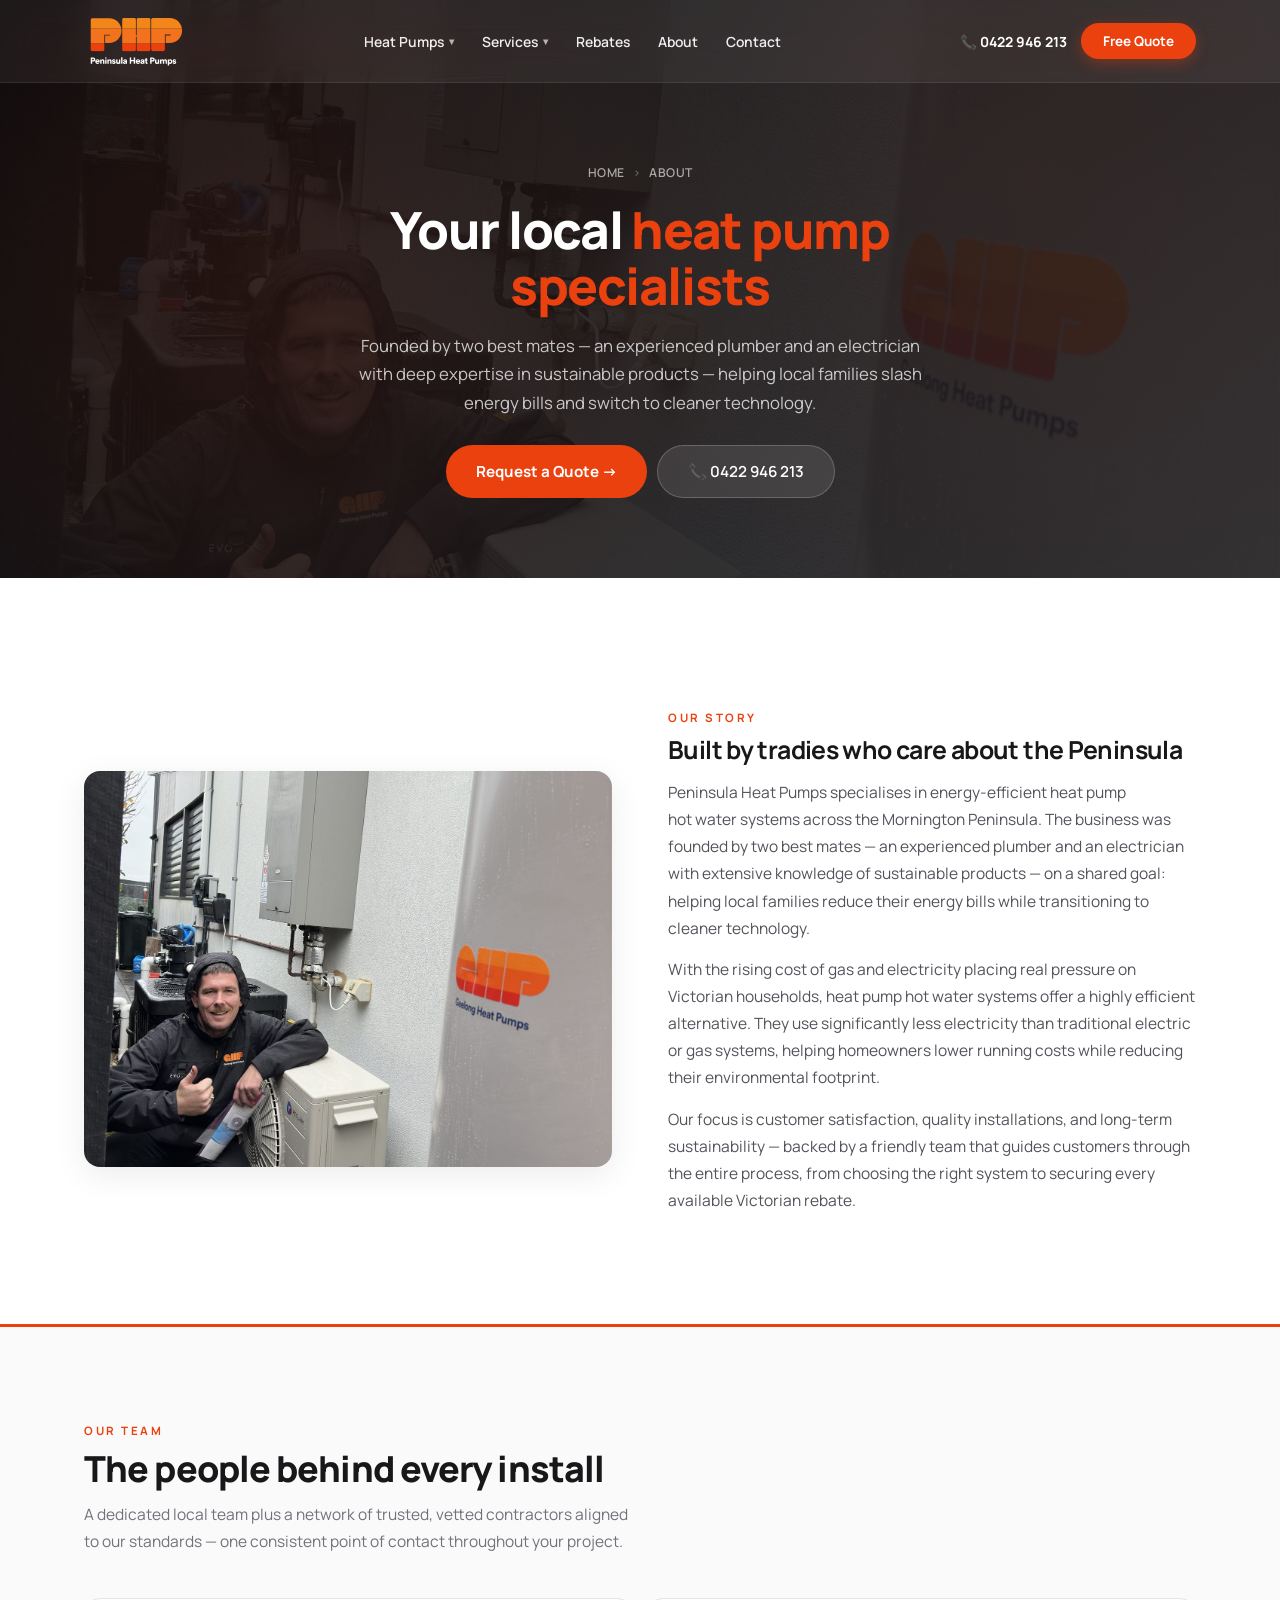
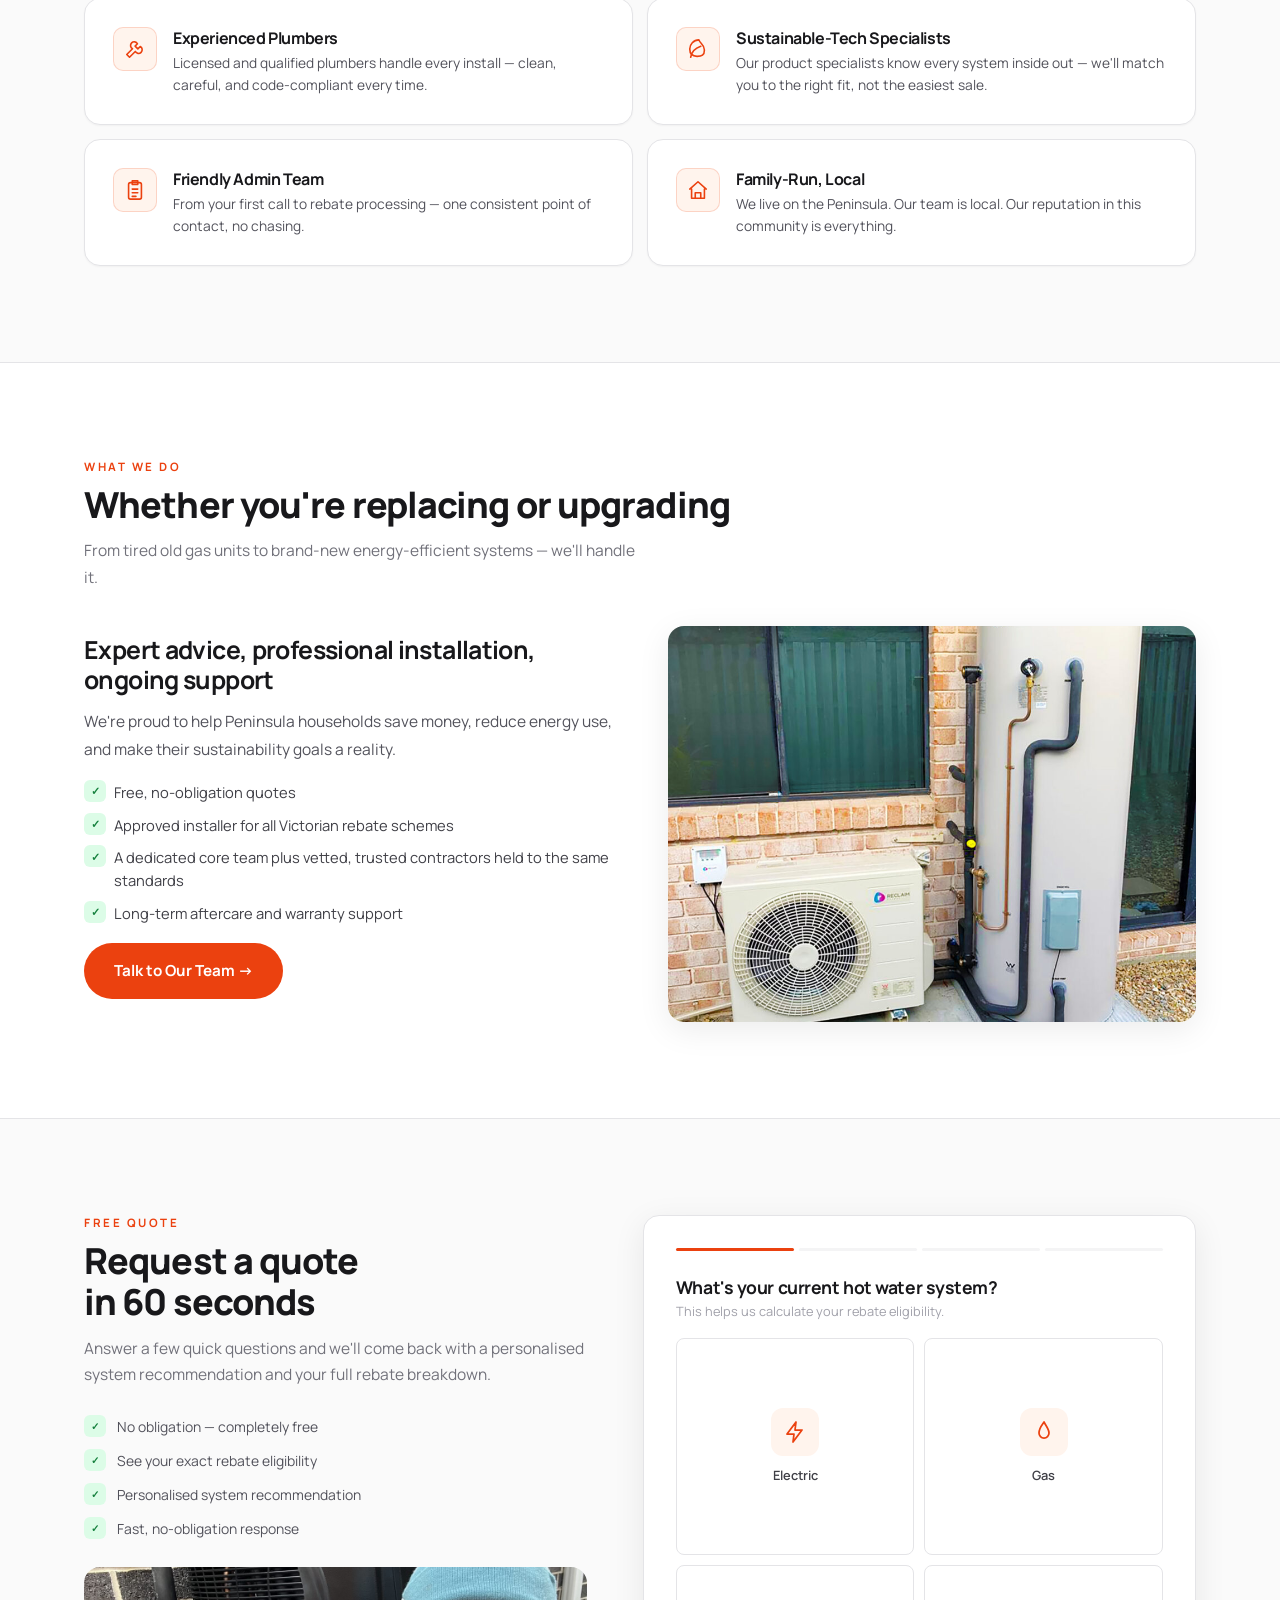
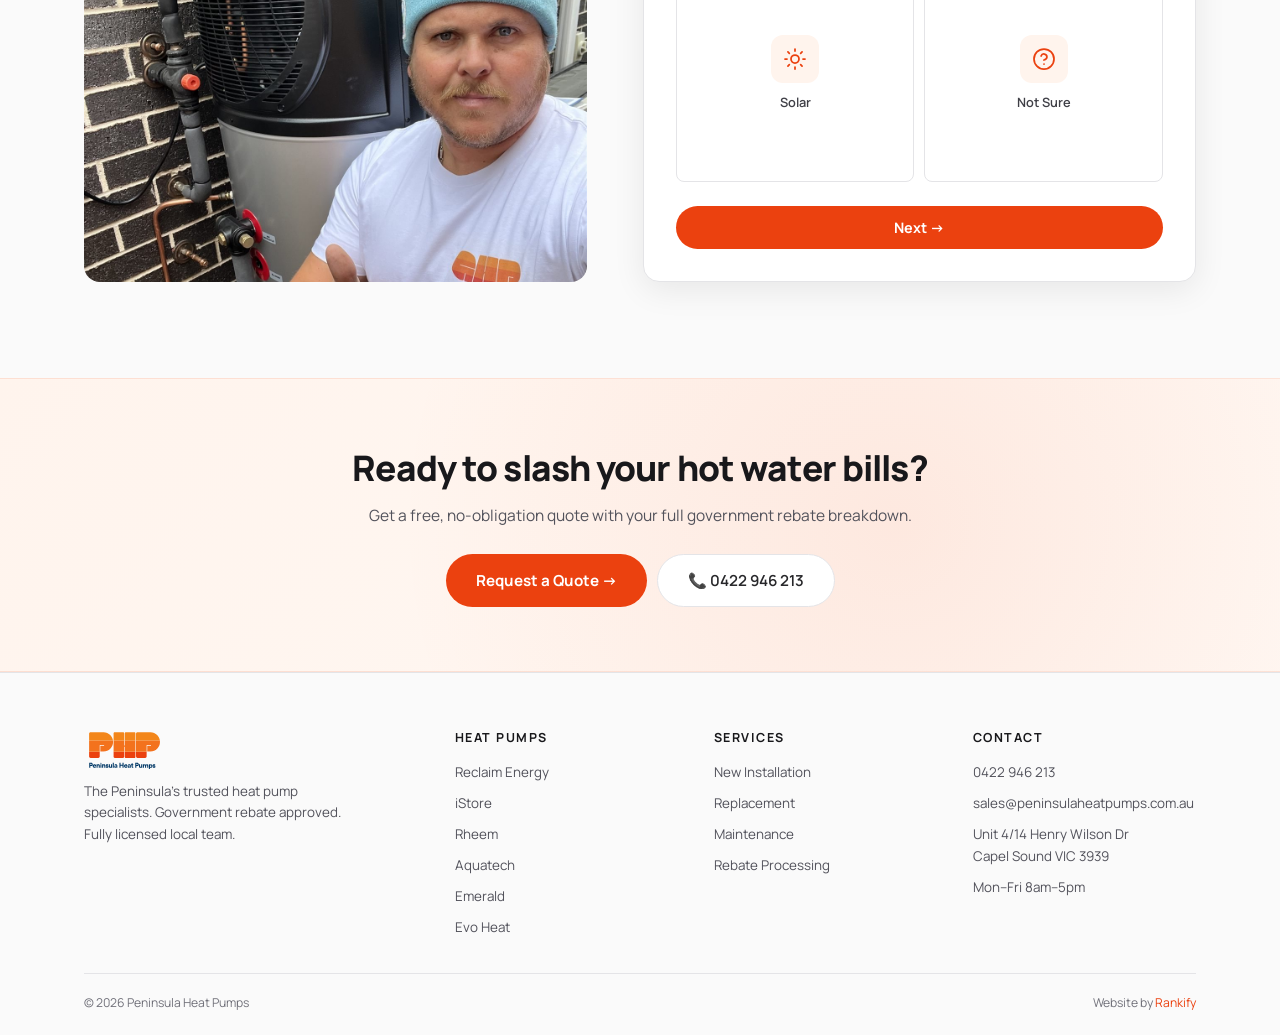
<file: about.html>
<!DOCTYPE html>
<html lang="en">
<head>
<!-- Google Tag Manager -->
<script>(function(w,d,s,l,i){w[l]=w[l]||[];w[l].push({'gtm.start':
new Date().getTime(),event:'gtm.js'});var f=d.getElementsByTagName(s)[0],
j=d.createElement(s),dl=l!='dataLayer'?'&l='+l:'';j.async=true;j.src=
'https://www.googletagmanager.com/gtm.js?id='+i+dl;f.parentNode.insertBefore(j,f);
})(window,document,'script','dataLayer','GTM-5JXBKLQL');</script>
<!-- End Google Tag Manager -->
<meta charset="UTF-8">
<meta name="viewport" content="width=device-width, initial-scale=1.0">
<link rel="icon" type="image/png" href="images/favicon.png"><link rel="icon" type="image/png" sizes="32x32" href="images/favicon-32x32.png"><link rel="icon" type="image/png" sizes="16x16" href="images/favicon-16x16.png"><link rel="apple-touch-icon" sizes="180x180" href="images/apple-touch-icon.png">
<link rel="preconnect" href="https://fonts.googleapis.com">
<link href="https://fonts.googleapis.com/css2?family=Manrope:wght@400;500;600;700;800&display=swap" rel="stylesheet">
<link rel="stylesheet" href="assets/site.css">
<title>About Us | Peninsula Heat&nbsp;Pumps</title>
<meta name="description" content="Meet the local team behind the Mornington Peninsula's most-trusted heat&nbsp;pump installers. Family-run, fully licensed, and rebate-approved.">
<link rel="canonical" href="https://peninsulaheatpumps.com.au/about.html">
<meta property="og:type" content="website">
<meta property="og:title" content="About Us | Peninsula Heat Pumps">
<meta property="og:description" content="Meet the local team behind the Mornington Peninsula's most-trusted heat pump installers. Family-run, fully licensed, and rebate-approved.">
<meta property="og:url" content="https://peninsulaheatpumps.com.au/about.html">
<meta property="og:site_name" content="Peninsula Heat Pumps">
</head>
<body>
<!-- Google Tag Manager (noscript) -->
<noscript><iframe src="https://www.googletagmanager.com/ns.html?id=GTM-5JXBKLQL"
height="0" width="0" style="display:none;visibility:hidden"></iframe></noscript>
<!-- End Google Tag Manager (noscript) -->
<nav class="nav" id="nav">
  <div class="nav-in">
    <a href="index.html" class="logo"><img src="images/logo-white-text.svg" alt="Peninsula Heat&nbsp;Pumps" class="logo-light"><img src="images/logo-original.svg" alt="Peninsula Heat&nbsp;Pumps" class="logo-dark"></a>
    <ul class="nav-l">
      <li class="has-dd"><a href="heat-pumps.html">Heat&nbsp;Pumps <span class="chev">&#9662;</span></a>
        <div class="dropdown">
          <a href="heat-pumps.html" class="dd-feat">Compare Heat&nbsp;Pumps</a>
          <div class="dd-sep"></div>
          <a href="reclaim.html">Reclaim Energy</a>
          <a href="istore.html">iStore</a>
          <a href="rheem.html">Rheem</a>
          <a href="aquatech.html">Aquatech</a>
          <a href="emeralds.html">Emerald</a>
          <a href="evoheat.html">Evo Heat</a>
        </div>
      </li>
      <li class="has-dd"><a href="services.html">Services <span class="chev">&#9662;</span></a>
        <div class="dropdown">
          <a href="services.html" class="dd-feat">All Services</a>
          <div class="dd-sep"></div>
          <a href="services.html#install">Heat&nbsp;Pump Installation</a>
          <a href="services.html#replace">System Replacement</a>
          <a href="services.html#maintain">Maintenance &amp; Repairs</a>
          <a href="pool-heat-pumps.html">Pool Heat&nbsp;Pumps</a>
          <a href="heating-cooling.html">Heating &amp; Cooling</a>
        </div>
      </li>
      <li><a href="rebates.html">Rebates</a></li>
      <li><a href="about.html">About</a></li>
      <li><a href="contact-us.html">Contact</a></li>
    </ul>
    <div class="nav-r">
      <a href="tel:0422946213" class="nav-ph">&#128222; 0422 946 213</a>
      <a href="#quote-form" class="nav-cta">Free Quote</a>
    </div>
    <button class="mob-tog" aria-label="Menu"><span></span><span></span><span></span></button>
  </div>
</nav>
<aside class="mdrawer" id="mdrawer"><button class="mdrawer-close" type="button" aria-label="Close menu">&times;</button>
  <ul class="mdrawer-list">
    <li><a href="index.html">Home</a></li>
    <li class="mdd">
      <button class="mdd-tog" type="button">Heat&nbsp;Pumps <span class="mdd-chev">&#9662;</span></button>
      <ul class="mdd-sub">
        <li><a href="heat-pumps.html" class="dd-feat-mob">Compare Heat&nbsp;Pumps</a></li>
        <li><a href="reclaim.html">Reclaim Energy</a></li>
        <li><a href="istore.html">iStore</a></li>
        <li><a href="rheem.html">Rheem</a></li>
        <li><a href="aquatech.html">Aquatech</a></li>
        <li><a href="emeralds.html">Emerald</a></li>
        <li><a href="evoheat.html">Evo Heat</a></li>
      </ul>
    </li>
    <li class="mdd">
      <button class="mdd-tog" type="button">Services <span class="mdd-chev">&#9662;</span></button>
      <ul class="mdd-sub">
        <li><a href="services.html" class="dd-feat-mob">All Services</a></li>
        <li><a href="services.html#install">Heat&nbsp;Pump Installation</a></li>
        <li><a href="services.html#replace">System Replacement</a></li>
        <li><a href="services.html#maintain">Maintenance &amp; Repairs</a></li>
        <li><a href="pool-heat-pumps.html">Pool Heat&nbsp;Pumps</a></li>
        <li><a href="heating-cooling.html">Heating &amp; Cooling</a></li>
      </ul>
    </li>
    <li><a href="rebates.html">Rebates</a></li>
    <li><a href="about.html">About</a></li>
    <li><a href="contact-us.html">Contact</a></li>
  </ul>
  <div class="mdrawer-cta">
    <a href="tel:0422946213" class="mc-call">&#128222; 0422 946 213</a>
    <a href="#quote-form" class="mc-quote">Get a Free Quote &rarr;</a>
  </div>
</aside>
<section class="phero">
  <div class="phero-bg"><img src="images/install-team-thumbsup.jpg" alt=""></div>
  <div class="phero-inner ctr">
    <div class="crumb"><a href="index.html">Home</a><span class="sep">&rsaquo;</span> About</div>
    <h1>Your local <span class="em">heat&nbsp;pump specialists</span></h1>
    <p>Founded by two best mates &mdash; an experienced plumber and an electrician with deep expertise in sustainable products &mdash; helping local families slash energy bills and switch to cleaner technology.</p>
    <div class="phero-btns">
      <a href="#quote-form" class="btn-p">Request a Quote &rarr;</a>
      <a href="tel:0422946213" class="btn-glass">&#128222; 0422 946 213</a>
    </div>
  </div>
</section>

<section class="sec">
  <div class="ctr">
    <div class="content-g">
      <div class="content-img fade"><img src="images/install-team-thumbsup.jpg" alt="Peninsula Heat&nbsp;Pumps install team"></div>
      <div class="content-body fade">
        <div class="sec-tag">Our Story</div>
        <h3>Built by tradies who care about the Peninsula</h3>
        <p>Peninsula Heat&nbsp;Pumps specialises in energy-efficient heat&nbsp;pump hot&nbsp;water systems across the Mornington Peninsula. The business was founded by two best mates &mdash; an experienced plumber and an electrician with extensive knowledge of sustainable products &mdash; on a shared goal: helping local families reduce their energy bills while transitioning to cleaner technology.</p>
        <p>With the rising cost of gas and electricity placing real pressure on Victorian households, heat&nbsp;pump hot&nbsp;water systems offer a highly efficient alternative. They use significantly less electricity than traditional electric or gas systems, helping homeowners lower running costs while reducing their environmental footprint.</p>
        <p>Our focus is customer satisfaction, quality installations, and long-term sustainability &mdash; backed by a friendly team that guides customers through the entire process, from choosing the right system to securing every available Victorian rebate.</p>
      </div>
    </div>
  </div>
</section>

<section class="sec why-sec">
  <div class="ctr">
    <div class="sec-tag fade">Our Team</div>
    <h2 class="sec-t fade">The people behind every install</h2>
    <p class="sec-sub fade">A dedicated local team plus a network of trusted, vetted contractors aligned to our standards &mdash; one consistent point of contact throughout your project.</p>
    <div class="why-g">
      <div class="wcard fade"><div class="wico"><svg viewBox="0 0 24 24" aria-hidden="true"><path d="M14.7 6.3a4 4 0 1 0-5.4 5.4L3 18l3 3 6.3-6.3a4 4 0 1 0 5.4-5.4l-2.6 2.6-3-3 2.6-2.6Z"/></svg></div><div><h4>Experienced Plumbers</h4><p>Licensed and qualified plumbers handle every install &mdash; clean, careful, and code-compliant every time.</p></div></div>
      <div class="wcard fade"><div class="wico"><svg viewBox="0 0 24 24" aria-hidden="true"><path d="M11 20c-5 0-8-3-8-8 0-5 4-10 10-10 1 4 6 5 6 11s-3 7-8 7Z"/><path d="M4 21c1-6 5-10 11-12"/></svg></div><div><h4>Sustainable-Tech Specialists</h4><p>Our product specialists know every system inside out &mdash; we'll match you to the right fit, not the easiest sale.</p></div></div>
      <div class="wcard fade"><div class="wico"><svg viewBox="0 0 24 24" aria-hidden="true"><rect x="5" y="4" width="14" height="18" rx="2"/><path d="M9 2h6v4H9z"/><path d="M9 11h6M9 15h6M9 19h4"/></svg></div><div><h4>Friendly Admin Team</h4><p>From your first call to rebate processing &mdash; one consistent point of contact, no chasing.</p></div></div>
      <div class="wcard fade"><div class="wico"><svg viewBox="0 0 24 24" aria-hidden="true"><path d="M3 11 12 3l9 8M5 11v10h14V11M9 21v-6h6v6"/></svg></div><div><h4>Family-Run, Local</h4><p>We live on the Peninsula. Our team is local. Our reputation in this community is everything.</p></div></div>
    </div>
  </div>
</section>

<section class="sec">
  <div class="ctr">
    <div class="sec-tag fade">What We Do</div>
    <h2 class="sec-t fade">Whether you're replacing or upgrading</h2>
    <p class="sec-sub fade">From tired old gas units to brand-new energy-efficient systems &mdash; we'll handle it.</p>
    <div class="content-g" style="margin-top:36px">
      <div class="content-body fade">
        <h3>Expert advice, professional installation, ongoing support</h3>
        <p>We're proud to help Peninsula households save money, reduce energy use, and make their sustainability goals a reality.</p>
        <ul class="tlist">
          <li>Free, no-obligation quotes</li>
          <li>Approved installer for all Victorian rebate schemes</li>
          <li>A dedicated core team plus vetted, trusted contractors held to the same standards</li>
          
          <li>Long-term aftercare and warranty support</li>
        </ul>
        <p style="margin-top:18px"><a href="#quote-form" class="btn-p">Talk to Our Team &rarr;</a></p>
      </div>
      <div class="content-img fade"><img src="images/install-reclaim-hero.jpg" alt="Reclaim Energy install"></div>
    </div>
  </div>
</section>

<section class="sec form-sec" id="quote">
  <div class="ctr">
    <div class="form-g">
      <div class="form-info fade">
        <div class="sec-tag">Free Quote</div>
        <h2 class="sec-t">Request a quote<br>in 60 seconds</h2>
        <p class="sec-sub">Answer a few quick questions and we&apos;ll come back with a personalised system recommendation and your full rebate breakdown.</p>
        <div class="fperks">
          <div class="fperk"><div class="fpd">&#10003;</div>No obligation &mdash; completely free</div>
          <div class="fperk"><div class="fpd">&#10003;</div>See your exact rebate eligibility</div>
          <div class="fperk"><div class="fpd">&#10003;</div>Personalised system recommendation</div>
          <div class="fperk"><div class="fpd">&#10003;</div>Fast, no-obligation response</div>
        </div>
        <div class="form-img"><img src="images/install-selfie.jpg" alt="Peninsula Heat&nbsp;Pumps installer"></div>
      </div>
      <div class="qform fade" data-context="Heat&nbsp;Pump Hot&nbsp;Water" id="quote-form">
        <div class="qform-head"><div class="qh-tag">Free Quote</div><h3>Get a Free Quote</h3></div>
        <div class="fsteps"><div class="fstep active"></div><div class="fstep"></div><div class="fstep"></div><div class="fstep"></div></div>
        <div class="fslide active" data-s="1" data-field="Current System">
          <h3>What&apos;s your current hot&nbsp;water system?</h3><p class="fsub">This helps us calculate your rebate eligibility.</p>
          <div class="og">
            <button class="ob" data-v="Electric"><div class="oico"><svg viewBox="0 0 24 24" aria-hidden="true"><path d="M13 2 4 14h7l-1 8 9-12h-7l1-8Z"/></svg></div><div class="olbl">Electric</div></button>
            <button class="ob" data-v="Gas"><div class="oico"><svg viewBox="0 0 24 24" aria-hidden="true"><path d="M12 2c-2 3-5 6-5 11a5 5 0 0 0 10 0c0-4-3-7-5-11Z"/></svg></div><div class="olbl">Gas</div></button>
            <button class="ob" data-v="Solar"><div class="oico"><svg viewBox="0 0 24 24" aria-hidden="true"><circle cx="12" cy="12" r="4"/><path d="M12 2v2M12 20v2M4.93 4.93l1.41 1.41M17.66 17.66l1.41 1.41M2 12h2M20 12h2M4.93 19.07l1.41-1.41M17.66 6.34l1.41-1.41"/></svg></div><div class="olbl">Solar</div></button>
            <button class="ob" data-v="Not Sure"><div class="oico"><svg viewBox="0 0 24 24" aria-hidden="true"><circle cx="12" cy="12" r="10"/><path d="M9.1 9a3 3 0 0 1 5.83 1c0 2-3 3-3 3"/><line x1="12" y1="17" x2="12.01" y2="17"/></svg></div><div class="olbl">Not Sure</div></button>
          </div>
          <div class="fnav"><button class="fn">Next &rarr;</button></div>
        </div>
        <div class="fslide" data-s="2" data-field="Household Size">
          <h3>How many people in your household?</h3><p class="fsub">We&apos;ll recommend the right tank size.</p>
          <div class="og">
            <button class="ob" data-v="1-2"><div class="oico"><svg viewBox="0 0 24 24" aria-hidden="true"><circle cx="12" cy="8" r="4"/><path d="M4 21v-1c0-4 4-6 8-6s8 2 8 6v1"/></svg></div><div class="olbl">1&ndash;2</div></button>
            <button class="ob" data-v="3-4"><div class="oico"><svg viewBox="0 0 24 24" aria-hidden="true"><circle cx="9" cy="8" r="3"/><circle cx="17" cy="9" r="2.5"/><path d="M3 20v-1c0-3 3-5 6-5s6 2 6 5v1M15 20v-1c0-2 2-3 4-3s4 1 4 3v1"/></svg></div><div class="olbl">3&ndash;4</div></button>
            <button class="ob" data-v="5-6"><div class="oico"><svg viewBox="0 0 24 24" aria-hidden="true"><circle cx="7" cy="9" r="2.2"/><circle cx="17" cy="9" r="2.2"/><circle cx="12" cy="14" r="1.8"/><path d="M2 21v-1c0-2 2-3.5 5-3.5s5 1.5 5 3.5v1M12 21v-1c0-2 2-3.5 5-3.5s5 1.5 5 3.5v1M8 21c0-1.5 1-2.5 4-2.5s4 1 4 2.5"/></svg></div><div class="olbl">5&ndash;6</div></button>
            <button class="ob" data-v="7+"><div class="oico"><svg viewBox="0 0 24 24" aria-hidden="true"><path d="M3 11 12 3l9 8M5 11v10h14V11M9 21v-6h6v6"/></svg></div><div class="olbl">7+</div></button>
          </div>
          <div class="fnav"><button class="fb">&larr; Back</button><button class="fn">Next &rarr;</button></div>
        </div>
        <div class="fslide" data-s="3" data-field="Project Type">
          <h3>What do you need?</h3><p class="fsub">We cover installs, replacements, and repairs.</p>
          <div class="og">
            <button class="ob" data-v="New Install"><div class="oico"><svg viewBox="0 0 24 24" aria-hidden="true"><path d="M12 4v16M4 12h16"/></svg></div><div class="olbl">New Install</div></button>
            <button class="ob" data-v="Replacement"><div class="oico"><svg viewBox="0 0 24 24" aria-hidden="true"><path d="M3 12a9 9 0 0 1 15-6l3 3M21 3v6h-6"/><path d="M21 12a9 9 0 0 1-15 6l-3-3M3 21v-6h6"/></svg></div><div class="olbl">Replacement</div></button>
            <button class="ob" data-v="Repair"><div class="oico"><svg viewBox="0 0 24 24" aria-hidden="true"><path d="M14.7 6.3a4 4 0 1 0-5.4 5.4L3 18l3 3 6.3-6.3a4 4 0 1 0 5.4-5.4l-2.6 2.6-3-3 2.6-2.6Z"/></svg></div><div class="olbl">Repair</div></button>
            <button class="ob" data-v="Just Advice"><div class="oico"><svg viewBox="0 0 24 24" aria-hidden="true"><path d="M21 12c0 4-4 7-9 7-1.5 0-3-.3-4.2-.8L3 20l1.2-3.6C3.4 15.4 3 13.7 3 12c0-4 4-7 9-7s9 3 9 7Z"/></svg></div><div class="olbl">Just Advice</div></button>
          </div>
          <div class="fnav"><button class="fb">&larr; Back</button><button class="fn">Next &rarr;</button></div>
        </div>
        <div class="fslide" data-s="4">
          <h3>Almost done &mdash; your details</h3><p class="fsub">We&apos;ll be in touch soon.</p>
          <input type="text" class="finp" placeholder="Your name">
          <input type="tel" class="finp" placeholder="Phone number">
          <input type="email" class="finp" placeholder="Email address">
          <input type="text" class="finp" placeholder="Suburb">
          <textarea class="finp" placeholder="Anything else we should know? (optional)" data-optional></textarea>
          <input type="text" name="_honey" style="display:none" tabindex="-1" autocomplete="off">
          <div class="fnav"><button class="fb">&larr; Back</button><button class="fn" data-action="submit">Request My Quote &rarr;</button></div>
        </div>
        <div class="fslide" data-s="5">
          <div style="text-align:center;padding:28px 0"><div style="font-size:2.2rem;margin-bottom:10px">&#9989;</div><h3 style="margin-bottom:6px">We&apos;re On It!</h3><p class="fsub" style="margin:0">Your enquiry has been sent &mdash; we&apos;ll be in touch as soon as possible with your personalised quote and rebate breakdown. Need urgent help? Call <a href="tel:0422946213" style="color:var(--orange);font-weight:700">0422 946 213</a>.</p></div>
        </div>
      </div>
    </div>
  </div>
</section>
<section class="cta-strip">
  <div class="ctr">
    <h2 class="fade">Ready to slash your hot&nbsp;water bills?</h2>
    <p class="fade">Get a free, no-obligation quote with your full government rebate breakdown.</p>
    <div class="cta-strip-btns fade">
      <a href="#quote-form" class="btn-p">Request a Quote &rarr;</a>
      <a href="tel:0422946213" class="btn-glass">&#128222; 0422 946 213</a>
    </div>
  </div>
</section>
<footer class="foot">
  <div class="ctr">
    <div class="foot-g">
      <div class="foot-brand">
        <a href="index.html" class="logo"><img src="images/logo-white-text.svg" alt="Peninsula Heat&nbsp;Pumps" class="logo-light"><img src="images/logo-original.svg" alt="Peninsula Heat&nbsp;Pumps" class="logo-dark"></a>
        <p>The Peninsula's trusted heat&nbsp;pump specialists. Government rebate approved. Fully licensed local team.</p>
      </div>
      <div><h4>Heat&nbsp;Pumps</h4><ul class="foot-l">
        <li><a href="reclaim.html">Reclaim Energy</a></li>
        <li><a href="istore.html">iStore</a></li>
        <li><a href="rheem.html">Rheem</a></li>
        <li><a href="aquatech.html">Aquatech</a></li>
        <li><a href="emeralds.html">Emerald</a></li>
        <li><a href="evoheat.html">Evo Heat</a></li>
      </ul></div>
      <div><h4>Services</h4><ul class="foot-l">
        <li><a href="services.html">New Installation</a></li>
        <li><a href="services.html">Replacement</a></li>
        <li><a href="services.html">Maintenance</a></li>
        <li><a href="rebates.html">Rebate Processing</a></li>
              </ul></div>
      <div><h4>Contact</h4><ul class="foot-l">
        <li><a href="tel:0422946213">0422 946 213</a></li>
        <li><a href="mailto:sales@peninsulaheatpumps.com.au">sales@peninsulaheatpumps.com.au</a></li>
        <li><a>Unit 4/14 Henry Wilson Dr<br>Capel Sound VIC 3939</a></li>
        <li><a>Mon&ndash;Fri 8am&ndash;5pm</a></li>
      </ul></div>
    </div>
    <div class="foot-b"><span>&copy; 2026 Peninsula Heat&nbsp;Pumps</span><span>Website by <a href="https://rankify.com.au">Rankify</a></span></div>
  </div>
</footer>
<div class="sticky"><a href="tel:0422946213" class="sc">&#128222; Call</a><a href="#quote-form" class="sq">Free Quote</a></div>
<script src="assets/site.js"></script>
</body>
</html>
</file>
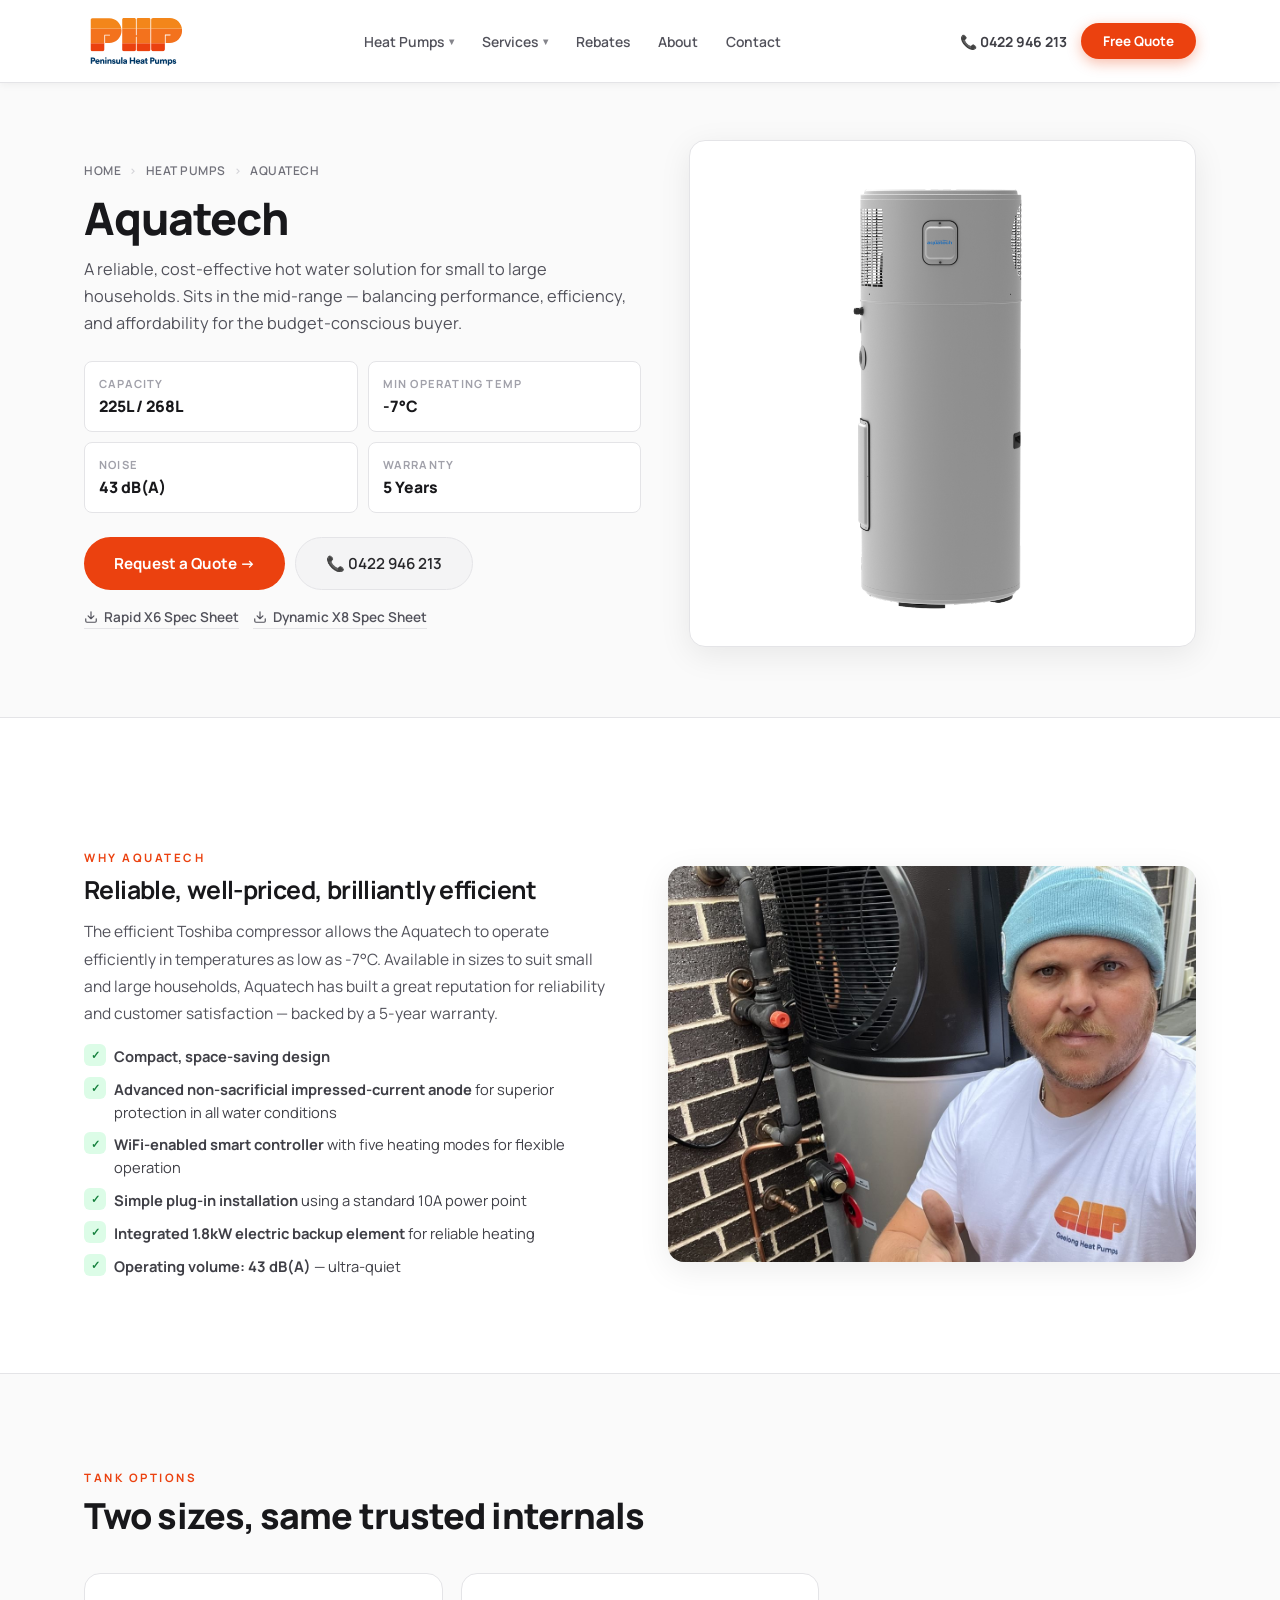
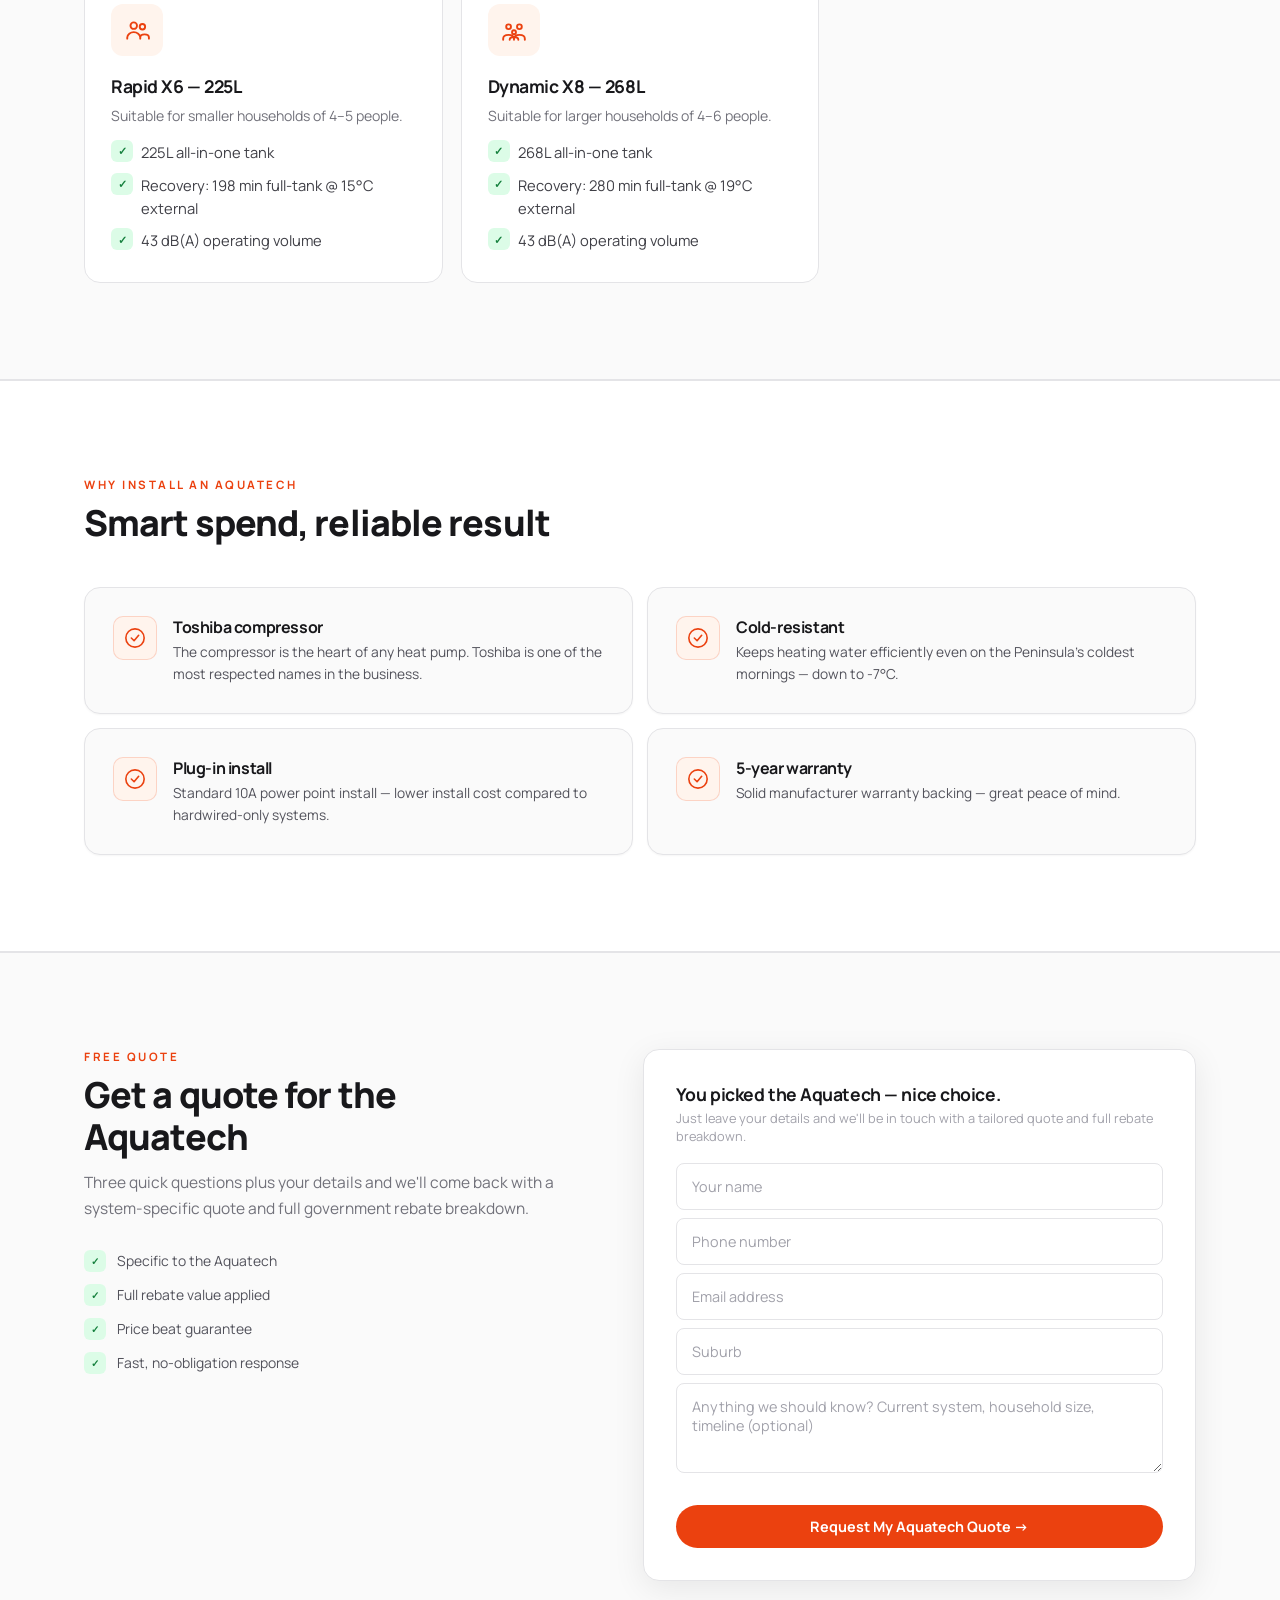
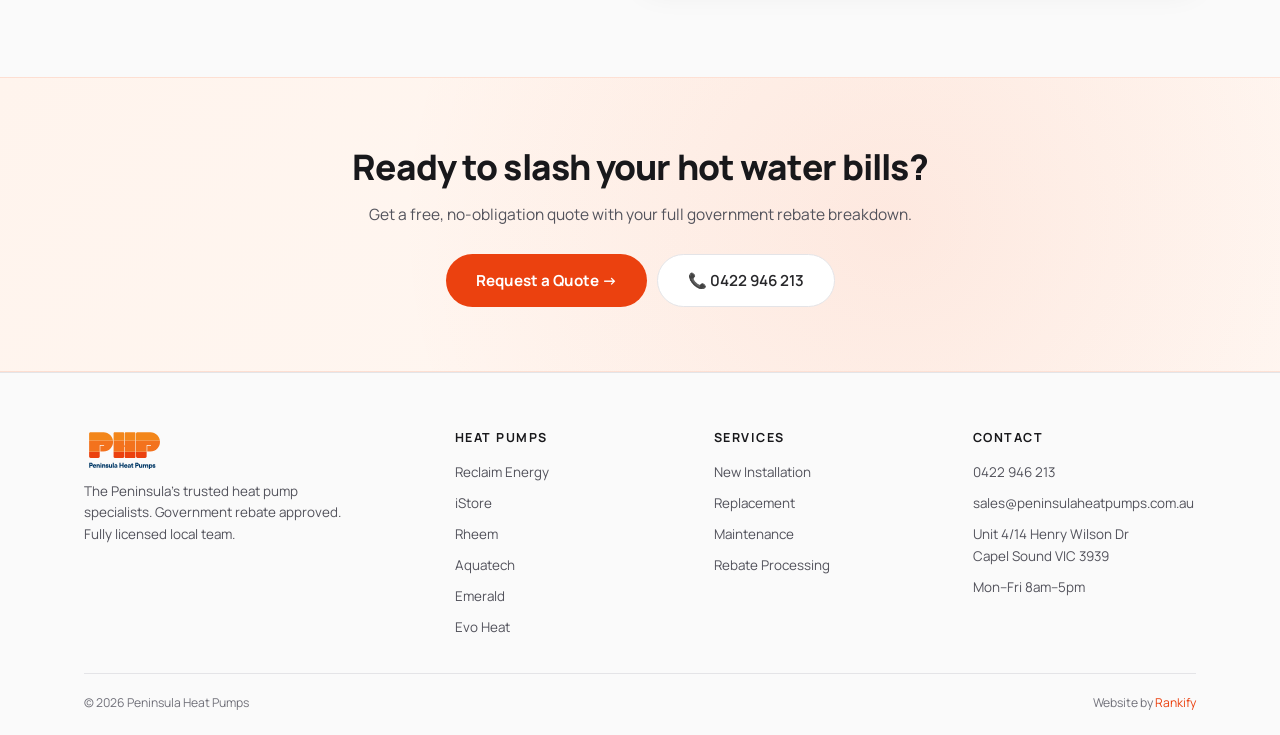
<file: aquatech.html>
<!DOCTYPE html>
<html lang="en">
<head>
<!-- Google Tag Manager -->
<script>(function(w,d,s,l,i){w[l]=w[l]||[];w[l].push({'gtm.start':
new Date().getTime(),event:'gtm.js'});var f=d.getElementsByTagName(s)[0],
j=d.createElement(s),dl=l!='dataLayer'?'&l='+l:'';j.async=true;j.src=
'https://www.googletagmanager.com/gtm.js?id='+i+dl;f.parentNode.insertBefore(j,f);
})(window,document,'script','dataLayer','GTM-5JXBKLQL');</script>
<!-- End Google Tag Manager -->
<meta charset="UTF-8">
<meta name="viewport" content="width=device-width, initial-scale=1.0">
<link rel="icon" type="image/png" href="images/favicon.png"><link rel="icon" type="image/png" sizes="32x32" href="images/favicon-32x32.png"><link rel="icon" type="image/png" sizes="16x16" href="images/favicon-16x16.png"><link rel="apple-touch-icon" sizes="180x180" href="images/apple-touch-icon.png">
<link rel="preconnect" href="https://fonts.googleapis.com">
<link href="https://fonts.googleapis.com/css2?family=Manrope:wght@400;500;600;700;800&display=swap" rel="stylesheet">
<link rel="stylesheet" href="assets/site.css">
<title>Aquatech Heat&nbsp;Pump | Peninsula Heat&nbsp;Pumps</title>
<meta name="description" content="Aquatech Rapid X6 (225L) and Dynamic X8 (268L) heat&nbsp;pumps. Toshiba compressor, R290 refrigerant, runs efficiently down to -7&deg;C.">
<link rel="canonical" href="https://peninsulaheatpumps.com.au/aquatech.html">
<meta property="og:type" content="website">
<meta property="og:title" content="Aquatech Heat Pump | Peninsula Heat Pumps">
<meta property="og:description" content="Aquatech Rapid X6 (225L) and Dynamic X8 (268L) heat pumps. Toshiba compressor, R290 refrigerant, runs efficiently down to -7&deg;C.">
<meta property="og:url" content="https://peninsulaheatpumps.com.au/aquatech.html">
<meta property="og:site_name" content="Peninsula Heat Pumps">
</head>
<body class="light-hero">
<!-- Google Tag Manager (noscript) -->
<noscript><iframe src="https://www.googletagmanager.com/ns.html?id=GTM-5JXBKLQL"
height="0" width="0" style="display:none;visibility:hidden"></iframe></noscript>
<!-- End Google Tag Manager (noscript) -->
<nav class="nav" id="nav">
  <div class="nav-in">
    <a href="index.html" class="logo"><img src="images/logo-white-text.svg" alt="Peninsula Heat&nbsp;Pumps" class="logo-light"><img src="images/logo-original.svg" alt="Peninsula Heat&nbsp;Pumps" class="logo-dark"></a>
    <ul class="nav-l">
      <li class="has-dd"><a href="heat-pumps.html">Heat&nbsp;Pumps <span class="chev">&#9662;</span></a>
        <div class="dropdown">
          <a href="heat-pumps.html" class="dd-feat">Compare Heat&nbsp;Pumps</a>
          <div class="dd-sep"></div>
          <a href="reclaim.html">Reclaim Energy</a>
          <a href="istore.html">iStore</a>
          <a href="rheem.html">Rheem</a>
          <a href="aquatech.html">Aquatech</a>
          <a href="emeralds.html">Emerald</a>
          <a href="evoheat.html">Evo Heat</a>
        </div>
      </li>
      <li class="has-dd"><a href="services.html">Services <span class="chev">&#9662;</span></a>
        <div class="dropdown">
          <a href="services.html" class="dd-feat">All Services</a>
          <div class="dd-sep"></div>
          <a href="services.html#install">Heat&nbsp;Pump Installation</a>
          <a href="services.html#replace">System Replacement</a>
          <a href="services.html#maintain">Maintenance &amp; Repairs</a>
          <a href="pool-heat-pumps.html">Pool Heat&nbsp;Pumps</a>
          <a href="heating-cooling.html">Heating &amp; Cooling</a>
        </div>
      </li>
      <li><a href="rebates.html">Rebates</a></li>
      <li><a href="about.html">About</a></li>
      <li><a href="contact-us.html">Contact</a></li>
    </ul>
    <div class="nav-r">
      <a href="tel:0422946213" class="nav-ph">&#128222; 0422 946 213</a>
      <a href="#quote-form" class="nav-cta">Free Quote</a>
    </div>
    <button class="mob-tog" aria-label="Menu"><span></span><span></span><span></span></button>
  </div>
</nav>
<aside class="mdrawer" id="mdrawer"><button class="mdrawer-close" type="button" aria-label="Close menu">&times;</button>
  <ul class="mdrawer-list">
    <li><a href="index.html">Home</a></li>
    <li class="mdd">
      <button class="mdd-tog" type="button">Heat&nbsp;Pumps <span class="mdd-chev">&#9662;</span></button>
      <ul class="mdd-sub">
        <li><a href="heat-pumps.html" class="dd-feat-mob">Compare Heat&nbsp;Pumps</a></li>
        <li><a href="reclaim.html">Reclaim Energy</a></li>
        <li><a href="istore.html">iStore</a></li>
        <li><a href="rheem.html">Rheem</a></li>
        <li><a href="aquatech.html">Aquatech</a></li>
        <li><a href="emeralds.html">Emerald</a></li>
        <li><a href="evoheat.html">Evo Heat</a></li>
      </ul>
    </li>
    <li class="mdd">
      <button class="mdd-tog" type="button">Services <span class="mdd-chev">&#9662;</span></button>
      <ul class="mdd-sub">
        <li><a href="services.html" class="dd-feat-mob">All Services</a></li>
        <li><a href="services.html#install">Heat&nbsp;Pump Installation</a></li>
        <li><a href="services.html#replace">System Replacement</a></li>
        <li><a href="services.html#maintain">Maintenance &amp; Repairs</a></li>
        <li><a href="pool-heat-pumps.html">Pool Heat&nbsp;Pumps</a></li>
        <li><a href="heating-cooling.html">Heating &amp; Cooling</a></li>
      </ul>
    </li>
    <li><a href="rebates.html">Rebates</a></li>
    <li><a href="about.html">About</a></li>
    <li><a href="contact-us.html">Contact</a></li>
  </ul>
  <div class="mdrawer-cta">
    <a href="tel:0422946213" class="mc-call">&#128222; 0422 946 213</a>
    <a href="#quote-form" class="mc-quote">Get a Free Quote &rarr;</a>
  </div>
</aside>
<section class="pdhero">
  <div class="ctr">
    <div class="pdhero-g">
      <div class="fade">
        <div class="crumb"><a href="index.html">Home</a><span class="sep">&rsaquo;</span> <a href="heat-pumps.html">Heat&nbsp;Pumps</a><span class="sep">&rsaquo;</span> Aquatech</div>
        <h1>Aquatech</h1>
        <p class="lead">A reliable, cost-effective hot&nbsp;water solution for small to large households. Sits in the mid-range &mdash; balancing performance, efficiency, and affordability for the budget-conscious buyer.</p>
        <div class="pd-quick">
          <div class="pdq"><div class="k">Capacity</div><div class="v">225L / 268L</div></div>
          <div class="pdq"><div class="k">Min Operating Temp</div><div class="v">-7&deg;C</div></div>
          <div class="pdq"><div class="k">Noise</div><div class="v">43 dB(A)</div></div>
          <div class="pdq"><div class="k">Warranty</div><div class="v">5 Years</div></div>
        </div>
        <div class="pd-btns">
          <a href="#quote" class="btn-p">Request a Quote &rarr;</a>
          <a href="tel:0422946213" class="btn-glass" style="background:var(--g100);color:var(--g800);border-color:var(--g200)">&#128222; 0422 946 213</a>
        </div>
        <div class="pd-downloads">
          <a href="assets/brochures/aquatech-rapid-x6-spec.pdf" class="pd-download" target="_blank" rel="noopener"><svg viewBox="0 0 24 24" aria-hidden="true"><path d="M21 15v4a2 2 0 0 1-2 2H5a2 2 0 0 1-2-2v-4M7 10l5 5 5-5M12 15V3"/></svg>Rapid X6 Spec Sheet</a>
          <a href="assets/brochures/aquatech-dynamic-x8-spec.pdf" class="pd-download" target="_blank" rel="noopener"><svg viewBox="0 0 24 24" aria-hidden="true"><path d="M21 15v4a2 2 0 0 1-2 2H5a2 2 0 0 1-2-2v-4M7 10l5 5 5-5M12 15V3"/></svg>Dynamic X8 Spec Sheet</a>
        </div>
      </div>
      <div class="pdhero-img fade"><img src="images/product-aquatech.png" alt="Aquatech"></div>
    </div>
  </div>
</section>

<section class="sec">
  <div class="ctr">
    <div class="content-g">
      <div class="content-body fade">
        <div class="sec-tag">Why Aquatech</div>
        <h3>Reliable, well-priced, brilliantly efficient</h3>
        <p>The efficient Toshiba compressor allows the Aquatech to operate efficiently in temperatures as low as -7&deg;C. Available in sizes to suit small and large households, Aquatech has built a great reputation for reliability and customer satisfaction &mdash; backed by a 5-year warranty.</p>
        <ul class="tlist">
          <li><strong>Compact, space-saving design</strong></li>
          <li><strong>Advanced non-sacrificial impressed-current anode</strong> for superior protection in all water conditions</li>
          <li><strong>WiFi-enabled smart controller</strong> with five heating modes for flexible operation</li>
          <li><strong>Simple plug-in installation</strong> using a standard 10A power point</li>
          <li><strong>Integrated 1.8kW electric backup element</strong> for reliable heating</li>
          <li><strong>Operating volume: 43 dB(A)</strong> &mdash; ultra-quiet</li>
        </ul>
      </div>
      <div class="content-img fade"><img src="images/install-selfie.jpg" alt="Aquatech install"></div>
    </div>
  </div>
</section>

<section class="sec" style="background:var(--g50);border-top:1px solid var(--g200);border-bottom:1px solid var(--g200)">
  <div class="ctr">
    <div class="sec-tag fade">Tank Options</div>
    <h2 class="sec-t fade">Two sizes, same trusted internals</h2>
    <div class="fg">
      <div class="fg-card fade">
        <div class="fg-ico"><svg viewBox="0 0 24 24" aria-hidden="true"><circle cx="9" cy="8" r="3"/><circle cx="17" cy="9" r="2.5"/><path d="M3 20v-1c0-3 3-5 6-5s6 2 6 5v1M15 20v-1c0-2 2-3 4-3s4 1 4 3v1"/></svg></div>
        <h4>Rapid X6 &mdash; 225L</h4>
        <p>Suitable for smaller households of 4&ndash;5 people.</p>
        <ul class="tlist" style="margin-top:14px">
          <li>225L all-in-one tank</li>
          <li>Recovery: 198 min full-tank @ 15&deg;C external</li>
          <li>43 dB(A) operating volume</li>
        </ul>
      </div>
      <div class="fg-card fade">
        <div class="fg-ico"><svg viewBox="0 0 24 24" aria-hidden="true"><circle cx="7" cy="9" r="2.2"/><circle cx="17" cy="9" r="2.2"/><circle cx="12" cy="14" r="1.8"/><path d="M2 21v-1c0-2 2-3.5 5-3.5s5 1.5 5 3.5v1M12 21v-1c0-2 2-3.5 5-3.5s5 1.5 5 3.5v1M8 21c0-1.5 1-2.5 4-2.5s4 1 4 2.5"/></svg></div>
        <h4>Dynamic X8 &mdash; 268L</h4>
        <p>Suitable for larger households of 4&ndash;6 people.</p>
        <ul class="tlist" style="margin-top:14px">
          <li>268L all-in-one tank</li>
          <li>Recovery: 280 min full-tank @ 19&deg;C external</li>
          <li>43 dB(A) operating volume</li>
        </ul>
      </div>
    </div>
  </div>
</section>

<section class="sec why-sec">
  <div class="ctr">
    <div class="sec-tag fade">Why install an Aquatech</div>
    <h2 class="sec-t fade">Smart spend, reliable result</h2>
    <div class="why-g">
      <div class="wcard fade"><div class="wico"><svg viewBox="0 0 24 24" aria-hidden="true"><circle cx="12" cy="12" r="10"/><path d="m8 12 3 3 5-6"/></svg></div><div><h4>Toshiba compressor</h4><p>The compressor is the heart of any heat&nbsp;pump. Toshiba is one of the most respected names in the business.</p></div></div>
      <div class="wcard fade"><div class="wico"><svg viewBox="0 0 24 24" aria-hidden="true"><circle cx="12" cy="12" r="10"/><path d="m8 12 3 3 5-6"/></svg></div><div><h4>Cold-resistant</h4><p>Keeps heating water efficiently even on the Peninsula&apos;s coldest mornings &mdash; down to -7&deg;C.</p></div></div>
      <div class="wcard fade"><div class="wico"><svg viewBox="0 0 24 24" aria-hidden="true"><circle cx="12" cy="12" r="10"/><path d="m8 12 3 3 5-6"/></svg></div><div><h4>Plug-in install</h4><p>Standard 10A power point install &mdash; lower install cost compared to hardwired-only systems.</p></div></div>
      <div class="wcard fade"><div class="wico"><svg viewBox="0 0 24 24" aria-hidden="true"><circle cx="12" cy="12" r="10"/><path d="m8 12 3 3 5-6"/></svg></div><div><h4>5-year warranty</h4><p>Solid manufacturer warranty backing &mdash; great peace of mind.</p></div></div>
    </div>
  </div>
</section>

<section class="sec form-sec" id="quote">
  <div class="ctr">
    <div class="form-g">
      <div class="form-info fade">
        <div class="sec-tag">Free Quote</div>
        <h2 class="sec-t">Get a quote for the<br>Aquatech</h2>
        <p class="sec-sub">Three quick questions plus your details and we&apos;ll come back with a system-specific quote and full government rebate breakdown.</p>
        <div class="fperks">
          <div class="fperk"><div class="fpd">&#10003;</div>Specific to the Aquatech</div>
          <div class="fperk"><div class="fpd">&#10003;</div>Full rebate value applied</div>
          <div class="fperk"><div class="fpd">&#10003;</div>Price beat guarantee</div>
          <div class="fperk"><div class="fpd">&#10003;</div>Fast, no-obligation response</div>
        </div>
      </div>
      <div class="qform fade" data-context="Aquatech Heat Pump" id="quote-form">
        <div class="qform-head"><div class="qh-tag">Free Quote</div><h3>Get a Free Aquatech Quote</h3></div>
        <div class="fslide active" data-s="1">
          <h3>You picked the Aquatech &mdash; nice choice.</h3><p class="fsub">Just leave your details and we&apos;ll be in touch with a tailored quote and full rebate breakdown.</p>
          <input type="text" class="finp" placeholder="Your name">
          <input type="tel" class="finp" placeholder="Phone number">
          <input type="email" class="finp" placeholder="Email address">
          <input type="text" class="finp" placeholder="Suburb">
          <textarea class="finp" placeholder="Anything we should know? Current system, household size, timeline (optional)" data-optional></textarea>
          <input type="text" name="_honey" style="display:none" tabindex="-1" autocomplete="off">
          <div class="fnav"><button class="fn" data-action="submit" style="width:100%">Request My Aquatech Quote &rarr;</button></div>
        </div>
        <div class="fslide" data-s="2">
          <div style="text-align:center;padding:28px 0"><div style="font-size:2.2rem;margin-bottom:10px">&#9989;</div><h3 style="margin-bottom:6px">We&apos;re On It!</h3><p class="fsub" style="margin:0">Your Aquatech enquiry has been sent &mdash; we&apos;ll be in touch as soon as possible with your personalised quote and rebate breakdown. Need urgent help? Call <a href="tel:0422946213" style="color:var(--orange);font-weight:700">0422 946 213</a>.</p></div>
        </div>
      </div>
    </div>
  </div>
</section>
<section class="cta-strip">
  <div class="ctr">
    <h2 class="fade">Ready to slash your hot&nbsp;water bills?</h2>
    <p class="fade">Get a free, no-obligation quote with your full government rebate breakdown.</p>
    <div class="cta-strip-btns fade">
      <a href="#quote-form" class="btn-p">Request a Quote &rarr;</a>
      <a href="tel:0422946213" class="btn-glass">&#128222; 0422 946 213</a>
    </div>
  </div>
</section>
<footer class="foot">
  <div class="ctr">
    <div class="foot-g">
      <div class="foot-brand">
        <a href="index.html" class="logo"><img src="images/logo-white-text.svg" alt="Peninsula Heat&nbsp;Pumps" class="logo-light"><img src="images/logo-original.svg" alt="Peninsula Heat&nbsp;Pumps" class="logo-dark"></a>
        <p>The Peninsula's trusted heat&nbsp;pump specialists. Government rebate approved. Fully licensed local team.</p>
      </div>
      <div><h4>Heat&nbsp;Pumps</h4><ul class="foot-l">
        <li><a href="reclaim.html">Reclaim Energy</a></li>
        <li><a href="istore.html">iStore</a></li>
        <li><a href="rheem.html">Rheem</a></li>
        <li><a href="aquatech.html">Aquatech</a></li>
        <li><a href="emeralds.html">Emerald</a></li>
        <li><a href="evoheat.html">Evo Heat</a></li>
      </ul></div>
      <div><h4>Services</h4><ul class="foot-l">
        <li><a href="services.html">New Installation</a></li>
        <li><a href="services.html">Replacement</a></li>
        <li><a href="services.html">Maintenance</a></li>
        <li><a href="rebates.html">Rebate Processing</a></li>
              </ul></div>
      <div><h4>Contact</h4><ul class="foot-l">
        <li><a href="tel:0422946213">0422 946 213</a></li>
        <li><a href="mailto:sales@peninsulaheatpumps.com.au">sales@peninsulaheatpumps.com.au</a></li>
        <li><a>Unit 4/14 Henry Wilson Dr<br>Capel Sound VIC 3939</a></li>
        <li><a>Mon&ndash;Fri 8am&ndash;5pm</a></li>
      </ul></div>
    </div>
    <div class="foot-b"><span>&copy; 2026 Peninsula Heat&nbsp;Pumps</span><span>Website by <a href="https://rankify.com.au">Rankify</a></span></div>
  </div>
</footer>
<div class="sticky"><a href="tel:0422946213" class="sc">&#128222; Call</a><a href="#quote-form" class="sq">Free Quote</a></div>
<script src="assets/site.js"></script>
</body>
</html>
</file>
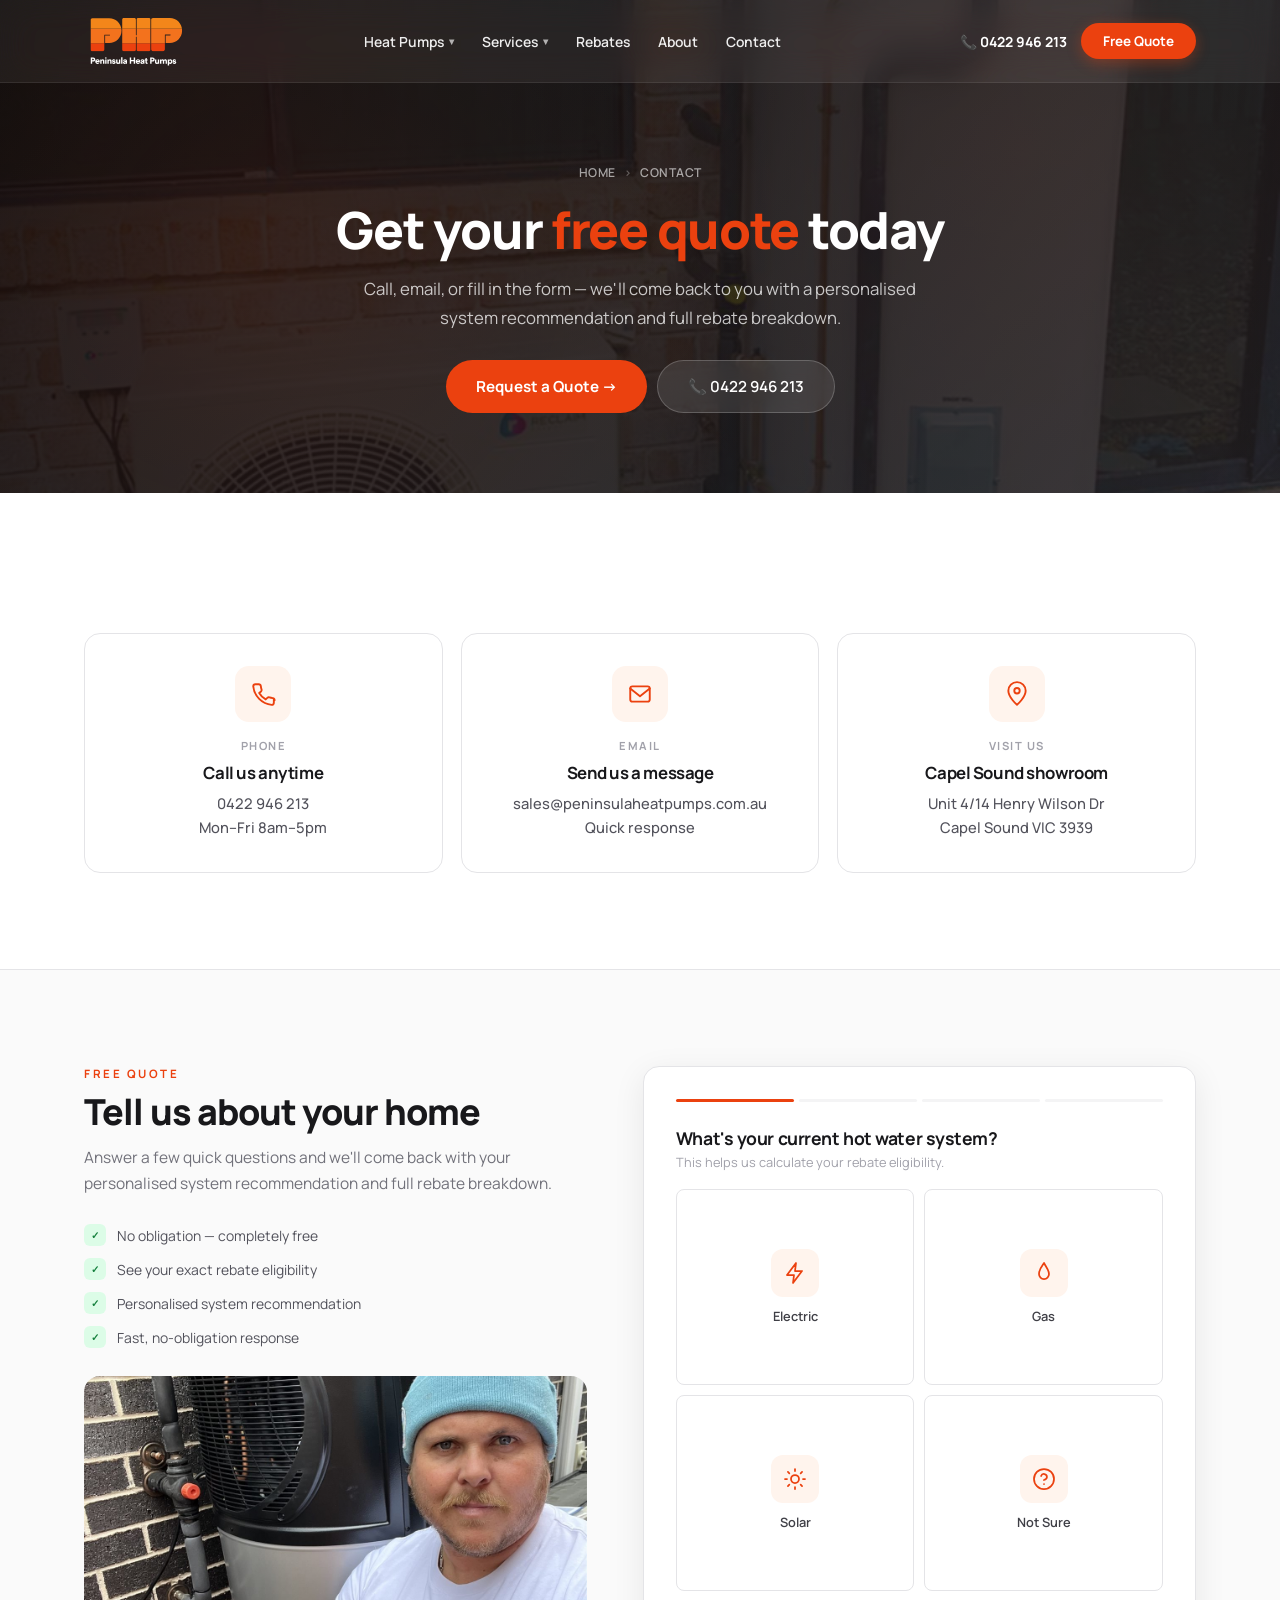
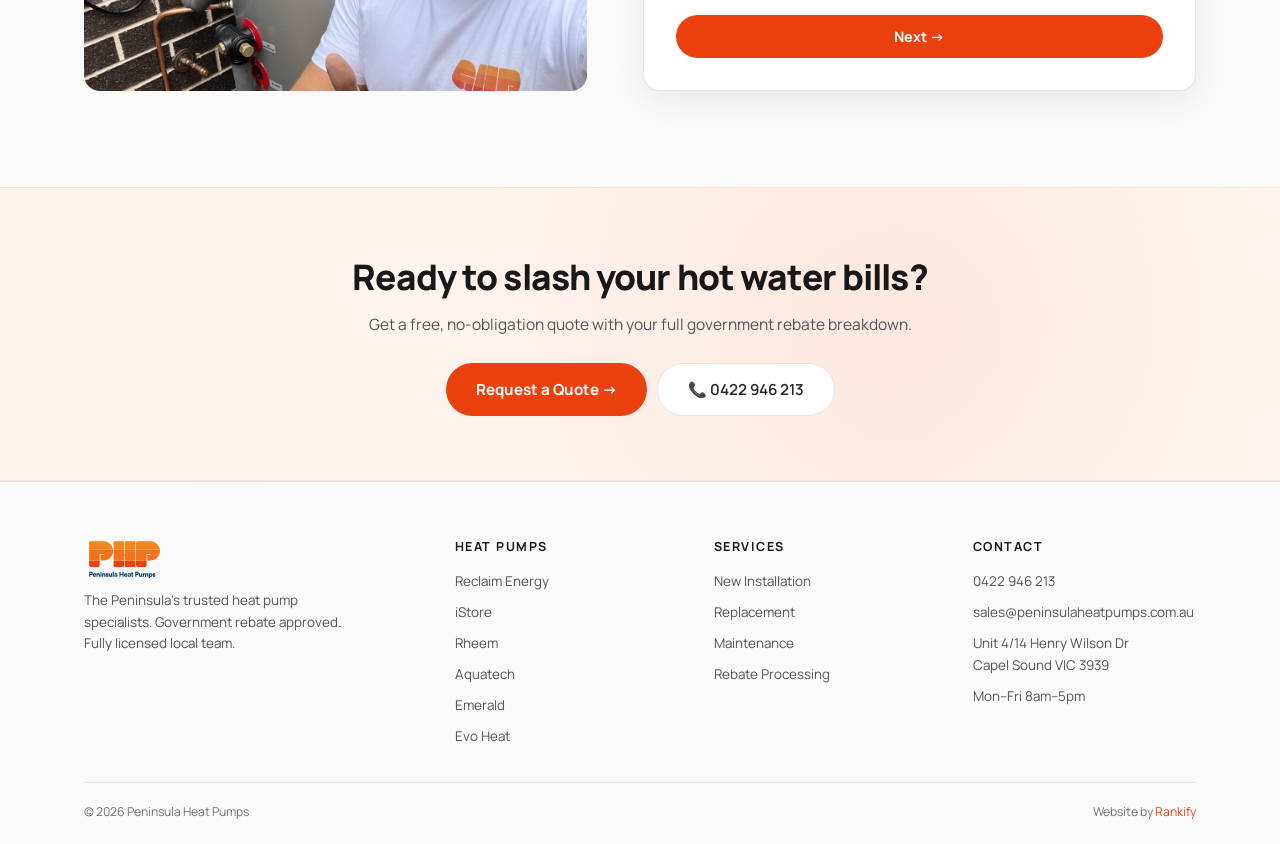
<file: contact-us.html>
<!DOCTYPE html>
<html lang="en">
<head>
<!-- Google Tag Manager -->
<script>(function(w,d,s,l,i){w[l]=w[l]||[];w[l].push({'gtm.start':
new Date().getTime(),event:'gtm.js'});var f=d.getElementsByTagName(s)[0],
j=d.createElement(s),dl=l!='dataLayer'?'&l='+l:'';j.async=true;j.src=
'https://www.googletagmanager.com/gtm.js?id='+i+dl;f.parentNode.insertBefore(j,f);
})(window,document,'script','dataLayer','GTM-5JXBKLQL');</script>
<!-- End Google Tag Manager -->
<meta charset="UTF-8">
<meta name="viewport" content="width=device-width, initial-scale=1.0">
<link rel="icon" type="image/png" href="images/favicon.png"><link rel="icon" type="image/png" sizes="32x32" href="images/favicon-32x32.png"><link rel="icon" type="image/png" sizes="16x16" href="images/favicon-16x16.png"><link rel="apple-touch-icon" sizes="180x180" href="images/apple-touch-icon.png">
<link rel="preconnect" href="https://fonts.googleapis.com">
<link href="https://fonts.googleapis.com/css2?family=Manrope:wght@400;500;600;700;800&display=swap" rel="stylesheet">
<link rel="stylesheet" href="assets/site.css">
<title>Contact Us | Peninsula Heat&nbsp;Pumps</title>
<meta name="description" content="Get a free heat&nbsp;pump quote. Call 0422 946 213 or fill in our 60-second form. Capel Sound showroom open Mon&ndash;Fri 8am&ndash;5pm.">
<link rel="canonical" href="https://peninsulaheatpumps.com.au/contact-us.html">
<meta property="og:type" content="website">
<meta property="og:title" content="Contact Us | Peninsula Heat Pumps">
<meta property="og:description" content="Get a free heat pump quote. Call 0422 946 213 or fill in our 60-second form. Capel Sound showroom open Mon&ndash;Fri 8am&ndash;5pm.">
<meta property="og:url" content="https://peninsulaheatpumps.com.au/contact-us.html">
<meta property="og:site_name" content="Peninsula Heat Pumps">
</head>
<body>
<!-- Google Tag Manager (noscript) -->
<noscript><iframe src="https://www.googletagmanager.com/ns.html?id=GTM-5JXBKLQL"
height="0" width="0" style="display:none;visibility:hidden"></iframe></noscript>
<!-- End Google Tag Manager (noscript) -->
<nav class="nav" id="nav">
  <div class="nav-in">
    <a href="index.html" class="logo"><img src="images/logo-white-text.svg" alt="Peninsula Heat&nbsp;Pumps" class="logo-light"><img src="images/logo-original.svg" alt="Peninsula Heat&nbsp;Pumps" class="logo-dark"></a>
    <ul class="nav-l">
      <li class="has-dd"><a href="heat-pumps.html">Heat&nbsp;Pumps <span class="chev">&#9662;</span></a>
        <div class="dropdown">
          <a href="heat-pumps.html" class="dd-feat">Compare Heat&nbsp;Pumps</a>
          <div class="dd-sep"></div>
          <a href="reclaim.html">Reclaim Energy</a>
          <a href="istore.html">iStore</a>
          <a href="rheem.html">Rheem</a>
          <a href="aquatech.html">Aquatech</a>
          <a href="emeralds.html">Emerald</a>
          <a href="evoheat.html">Evo Heat</a>
        </div>
      </li>
      <li class="has-dd"><a href="services.html">Services <span class="chev">&#9662;</span></a>
        <div class="dropdown">
          <a href="services.html" class="dd-feat">All Services</a>
          <div class="dd-sep"></div>
          <a href="services.html#install">Heat&nbsp;Pump Installation</a>
          <a href="services.html#replace">System Replacement</a>
          <a href="services.html#maintain">Maintenance &amp; Repairs</a>
          <a href="pool-heat-pumps.html">Pool Heat&nbsp;Pumps</a>
          <a href="heating-cooling.html">Heating &amp; Cooling</a>
        </div>
      </li>
      <li><a href="rebates.html">Rebates</a></li>
      <li><a href="about.html">About</a></li>
      <li><a href="contact-us.html">Contact</a></li>
    </ul>
    <div class="nav-r">
      <a href="tel:0422946213" class="nav-ph">&#128222; 0422 946 213</a>
      <a href="contact-us.html" class="nav-cta">Free Quote</a>
    </div>
    <button class="mob-tog" aria-label="Menu"><span></span><span></span><span></span></button>
  </div>
</nav>
<aside class="mdrawer" id="mdrawer"><button class="mdrawer-close" type="button" aria-label="Close menu">&times;</button>
  <ul class="mdrawer-list">
    <li><a href="index.html">Home</a></li>
    <li class="mdd">
      <button class="mdd-tog" type="button">Heat&nbsp;Pumps <span class="mdd-chev">&#9662;</span></button>
      <ul class="mdd-sub">
        <li><a href="heat-pumps.html" class="dd-feat-mob">Compare Heat&nbsp;Pumps</a></li>
        <li><a href="reclaim.html">Reclaim Energy</a></li>
        <li><a href="istore.html">iStore</a></li>
        <li><a href="rheem.html">Rheem</a></li>
        <li><a href="aquatech.html">Aquatech</a></li>
        <li><a href="emeralds.html">Emerald</a></li>
        <li><a href="evoheat.html">Evo Heat</a></li>
      </ul>
    </li>
    <li class="mdd">
      <button class="mdd-tog" type="button">Services <span class="mdd-chev">&#9662;</span></button>
      <ul class="mdd-sub">
        <li><a href="services.html" class="dd-feat-mob">All Services</a></li>
        <li><a href="services.html#install">Heat&nbsp;Pump Installation</a></li>
        <li><a href="services.html#replace">System Replacement</a></li>
        <li><a href="services.html#maintain">Maintenance &amp; Repairs</a></li>
        <li><a href="pool-heat-pumps.html">Pool Heat&nbsp;Pumps</a></li>
        <li><a href="heating-cooling.html">Heating &amp; Cooling</a></li>
      </ul>
    </li>
    <li><a href="rebates.html">Rebates</a></li>
    <li><a href="about.html">About</a></li>
    <li><a href="contact-us.html">Contact</a></li>
  </ul>
  <div class="mdrawer-cta">
    <a href="tel:0422946213" class="mc-call">&#128222; 0422 946 213</a>
    <a href="#quote-form" class="mc-quote">Get a Free Quote &rarr;</a>
  </div>
</aside>
<section class="phero">
  <div class="phero-bg"><img src="images/install-reclaim-hero.jpg" alt=""></div>
  <div class="phero-inner ctr">
    <div class="crumb"><a href="index.html">Home</a><span class="sep">&rsaquo;</span> Contact</div>
    <h1>Get your <span class='em'>free quote</span> today</h1>
    <p>Call, email, or fill in the form &mdash; we'll come back to you with a personalised system recommendation and full rebate breakdown.</p>
    <div class="phero-btns">
      <a href="contact-us.html" class="btn-p">Request a Quote &rarr;</a>
      <a href="tel:0422946213" class="btn-glass">&#128222; 0422 946 213</a>
    </div>
  </div>
</section>

<section class="sec">
  <div class="ctr">
    <div class="cinfo">
      <div class="cinfo-card fade">
        <div class="cinfo-ico"><svg viewBox="0 0 24 24" aria-hidden="true"><path d="M22 17v3a2 2 0 0 1-2 2 19 19 0 0 1-17-17 2 2 0 0 1 2-2h3a2 2 0 0 1 2 1.7c.1 1 .3 2 .6 2.9a2 2 0 0 1-.4 2L8.5 11a16 16 0 0 0 6 6l1.5-1.4a2 2 0 0 1 2-.4c.9.3 2 .5 3 .6a2 2 0 0 1 1.7 2Z"/></svg></div>
        <div class="lbl">Phone</div>
        <h4>Call us anytime</h4>
        <a href="tel:0422946213">0422 946 213</a>
        <p>Mon&ndash;Fri 8am&ndash;5pm</p>
      </div>
      <div class="cinfo-card fade">
        <div class="cinfo-ico"><svg viewBox="0 0 24 24" aria-hidden="true"><rect x="3" y="5" width="18" height="14" rx="2"/><path d="m3 7 9 7 9-7"/></svg></div>
        <div class="lbl">Email</div>
        <h4>Send us a message</h4>
        <a href="mailto:sales@peninsulaheatpumps.com.au">sales@peninsulaheatpumps.com.au</a>
        <p>Quick response</p>
      </div>
      <div class="cinfo-card fade">
        <div class="cinfo-ico"><svg viewBox="0 0 24 24" aria-hidden="true"><path d="M12 22s8-7 8-13a8 8 0 0 0-16 0c0 6 8 13 8 13Z"/><circle cx="12" cy="9" r="2.5"/></svg></div>
        <div class="lbl">Visit us</div>
        <h4>Capel Sound showroom</h4>
        <p>Unit 4/14 Henry Wilson Dr<br>Capel Sound VIC 3939</p>
      </div>
    </div>
  </div>
</section>

<section class="sec form-sec">
  <div class="ctr">
    <div class="form-g">
      <div class="form-info fade">
        <div class="sec-tag">Free Quote</div>
        <h2 class="sec-t">Tell us about your home</h2>
        <p class="sec-sub">Answer a few quick questions and we'll come back with your personalised system recommendation and full rebate breakdown.</p>
        <div class="fperks">
          <div class="fperk"><div class="fpd">&#10003;</div>No obligation &mdash; completely free</div>
          <div class="fperk"><div class="fpd">&#10003;</div>See your exact rebate eligibility</div>
          <div class="fperk"><div class="fpd">&#10003;</div>Personalised system recommendation</div>
          <div class="fperk"><div class="fpd">&#10003;</div>Fast, no-obligation response</div>
        </div>
        <div class="form-img"><img src="images/install-selfie.jpg" alt="Peninsula Heat&nbsp;Pumps installer"></div>
      </div>
      <div class="qform fade" data-context="Heat&nbsp;Pump Hot&nbsp;Water — Contact" id="quote-form">
        <div class="qform-head"><div class="qh-tag">Free Quote</div><h3>Get a Free Quote</h3></div>
        <div class="fsteps"><div class="fstep active"></div><div class="fstep"></div><div class="fstep"></div><div class="fstep"></div></div>
        <div class="fslide active" data-s="1" data-field="Current System">
          <h3>What's your current hot&nbsp;water system?</h3><p class="fsub">This helps us calculate your rebate eligibility.</p>
          <div class="og">
            <button class="ob" data-v="electric"><div class="oico"><svg viewBox="0 0 24 24" aria-hidden="true"><path d="M13 2 4 14h7l-1 8 9-12h-7l1-8Z"/></svg></div><div class="olbl">Electric</div></button>
            <button class="ob" data-v="gas"><div class="oico"><svg viewBox="0 0 24 24" aria-hidden="true"><path d="M12 2c-2 3-5 6-5 11a5 5 0 0 0 10 0c0-4-3-7-5-11Z"/></svg></div><div class="olbl">Gas</div></button>
            <button class="ob" data-v="solar"><div class="oico"><svg viewBox="0 0 24 24" aria-hidden="true"><circle cx="12" cy="12" r="4"/><path d="M12 2v2M12 20v2M4.93 4.93l1.41 1.41M17.66 17.66l1.41 1.41M2 12h2M20 12h2M4.93 19.07l1.41-1.41M17.66 6.34l1.41-1.41"/></svg></div><div class="olbl">Solar</div></button>
            <button class="ob" data-v="unsure"><div class="oico"><svg viewBox="0 0 24 24" aria-hidden="true"><circle cx="12" cy="12" r="10"/><path d="M9.1 9a3 3 0 0 1 5.83 1c0 2-3 3-3 3"/><line x1="12" y1="17" x2="12.01" y2="17"/></svg></div><div class="olbl">Not Sure</div></button>
          </div>
          <div class="fnav"><button class="fn">Next &rarr;</button></div>
        </div>
        <div class="fslide" data-s="2" data-field="Household Size">
          <h3>How many people in your household?</h3><p class="fsub">We'll recommend the right tank size.</p>
          <div class="og">
            <button class="ob" data-v="1-2"><div class="oico"><svg viewBox="0 0 24 24" aria-hidden="true"><circle cx="12" cy="8" r="4"/><path d="M4 21v-1c0-4 4-6 8-6s8 2 8 6v1"/></svg></div><div class="olbl">1&ndash;2</div></button>
            <button class="ob" data-v="3-4"><div class="oico"><svg viewBox="0 0 24 24" aria-hidden="true"><circle cx="9" cy="8" r="3"/><circle cx="17" cy="9" r="2.5"/><path d="M3 20v-1c0-3 3-5 6-5s6 2 6 5v1M15 20v-1c0-2 2-3 4-3s4 1 4 3v1"/></svg></div><div class="olbl">3&ndash;4</div></button>
            <button class="ob" data-v="5-6"><div class="oico"><svg viewBox="0 0 24 24" aria-hidden="true"><circle cx="7" cy="9" r="2.2"/><circle cx="17" cy="9" r="2.2"/><circle cx="12" cy="14" r="1.8"/><path d="M2 21v-1c0-2 2-3.5 5-3.5s5 1.5 5 3.5v1M12 21v-1c0-2 2-3.5 5-3.5s5 1.5 5 3.5v1M8 21c0-1.5 1-2.5 4-2.5s4 1 4 2.5"/></svg></div><div class="olbl">5&ndash;6</div></button>
            <button class="ob" data-v="7+"><div class="oico"><svg viewBox="0 0 24 24" aria-hidden="true"><path d="M3 11 12 3l9 8M5 11v10h14V11M9 21v-6h6v6"/></svg></div><div class="olbl">7+</div></button>
          </div>
          <div class="fnav"><button class="fb">&larr; Back</button><button class="fn">Next &rarr;</button></div>
        </div>
        <div class="fslide" data-s="3" data-field="Project Type">
          <h3>What do you need?</h3><p class="fsub">We cover installs, replacements, and repairs.</p>
          <div class="og">
            <button class="ob" data-v="new"><div class="oico"><svg viewBox="0 0 24 24" aria-hidden="true"><path d="M12 4v16M4 12h16"/></svg></div><div class="olbl">New Install</div></button>
            <button class="ob" data-v="replace"><div class="oico"><svg viewBox="0 0 24 24" aria-hidden="true"><path d="M3 12a9 9 0 0 1 15-6l3 3M21 3v6h-6"/><path d="M21 12a9 9 0 0 1-15 6l-3-3M3 21v-6h6"/></svg></div><div class="olbl">Replacement</div></button>
            <button class="ob" data-v="repair"><div class="oico"><svg viewBox="0 0 24 24" aria-hidden="true"><path d="M14.7 6.3a4 4 0 1 0-5.4 5.4L3 18l3 3 6.3-6.3a4 4 0 1 0 5.4-5.4l-2.6 2.6-3-3 2.6-2.6Z"/></svg></div><div class="olbl">Repair</div></button>
            <button class="ob" data-v="advice"><div class="oico"><svg viewBox="0 0 24 24" aria-hidden="true"><path d="M21 12c0 4-4 7-9 7-1.5 0-3-.3-4.2-.8L3 20l1.2-3.6C3.4 15.4 3 13.7 3 12c0-4 4-7 9-7s9 3 9 7Z"/></svg></div><div class="olbl">Just Advice</div></button>
          </div>
          <div class="fnav"><button class="fb">&larr; Back</button><button class="fn">Next &rarr;</button></div>
        </div>
        <div class="fslide" data-s="4" data-field="Contact">
          <h3>Almost done &mdash; your details</h3><p class="fsub">We'll be in touch soon.</p>
          <input type="text" class="finp" placeholder="Your name" id="fn">
          <input type="tel" class="finp" placeholder="Phone number" id="fp">
          <input type="email" class="finp" placeholder="Email address" id="fe">
          <input type="text" class="finp" placeholder="Suburb" id="fs">
          <textarea class="finp" placeholder="Anything else we should know? (optional)" id="fnote" data-optional></textarea>
          <input type="text" name="_honey" style="display:none" tabindex="-1" autocomplete="off"><div class="fnav"><button class="fb">&larr; Back</button><button class="fn" data-action="submit">Request My Quote &rarr;</button></div>
        </div>
        <div class="fslide" data-s="5">
          <div style="text-align:center;padding:28px 0"><div style="font-size:2.2rem;margin-bottom:10px">&#9989;</div><h3 style="margin-bottom:6px">We're On It!</h3><p class="fsub" style="margin:0">Your enquiry has been sent — we&apos;ll be in touch as soon as possible with your personalised rebate breakdown and system recommendation.</p></div>
        </div>
      </div>
    </div>
  </div>
</section>
<section class="cta-strip">
  <div class="ctr">
    <h2 class="fade">Ready to slash your hot&nbsp;water bills?</h2>
    <p class="fade">Get a free, no-obligation quote with your full government rebate breakdown.</p>
    <div class="cta-strip-btns fade">
      <a href="contact-us.html" class="btn-p">Request a Quote &rarr;</a>
      <a href="tel:0422946213" class="btn-glass">&#128222; 0422 946 213</a>
    </div>
  </div>
</section>
<footer class="foot">
  <div class="ctr">
    <div class="foot-g">
      <div class="foot-brand">
        <a href="index.html" class="logo"><img src="images/logo-white-text.svg" alt="Peninsula Heat&nbsp;Pumps" class="logo-light"><img src="images/logo-original.svg" alt="Peninsula Heat&nbsp;Pumps" class="logo-dark"></a>
        <p>The Peninsula's trusted heat&nbsp;pump specialists. Government rebate approved. Fully licensed local team.</p>
      </div>
      <div><h4>Heat&nbsp;Pumps</h4><ul class="foot-l">
        <li><a href="reclaim.html">Reclaim Energy</a></li>
        <li><a href="istore.html">iStore</a></li>
        <li><a href="rheem.html">Rheem</a></li>
        <li><a href="aquatech.html">Aquatech</a></li>
        <li><a href="emeralds.html">Emerald</a></li>
        <li><a href="evoheat.html">Evo Heat</a></li>
      </ul></div>
      <div><h4>Services</h4><ul class="foot-l">
        <li><a href="services.html">New Installation</a></li>
        <li><a href="services.html">Replacement</a></li>
        <li><a href="services.html">Maintenance</a></li>
        <li><a href="rebates.html">Rebate Processing</a></li>
              </ul></div>
      <div><h4>Contact</h4><ul class="foot-l">
        <li><a href="tel:0422946213">0422 946 213</a></li>
        <li><a href="mailto:sales@peninsulaheatpumps.com.au">sales@peninsulaheatpumps.com.au</a></li>
        <li><a>Unit 4/14 Henry Wilson Dr<br>Capel Sound VIC 3939</a></li>
        <li><a>Mon&ndash;Fri 8am&ndash;5pm</a></li>
      </ul></div>
    </div>
    <div class="foot-b"><span>&copy; 2026 Peninsula Heat&nbsp;Pumps</span><span>Website by <a href="https://rankify.com.au">Rankify</a></span></div>
  </div>
</footer>
<div class="sticky"><a href="tel:0422946213" class="sc">&#128222; Call</a><a href="contact-us.html" class="sq">Free Quote</a></div>
<script src="assets/site.js"></script>
</body>
</html>
</file>
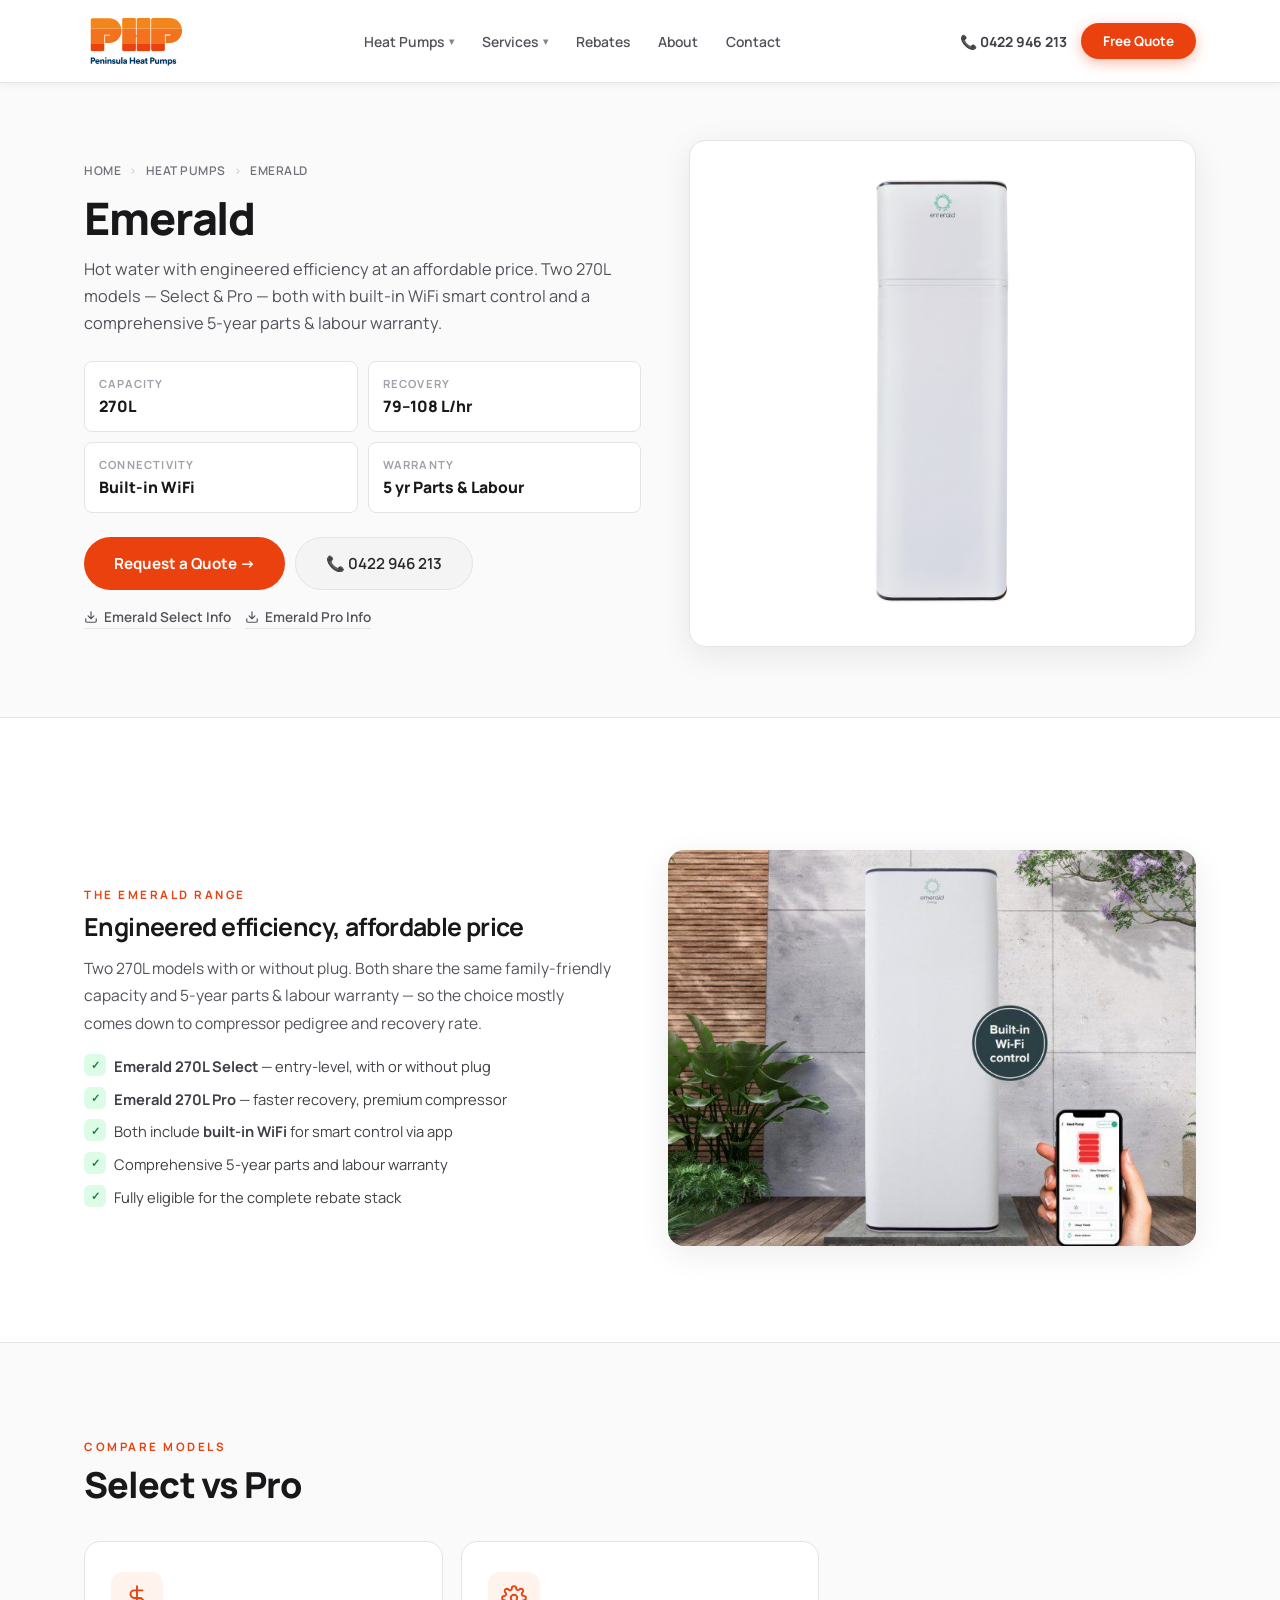
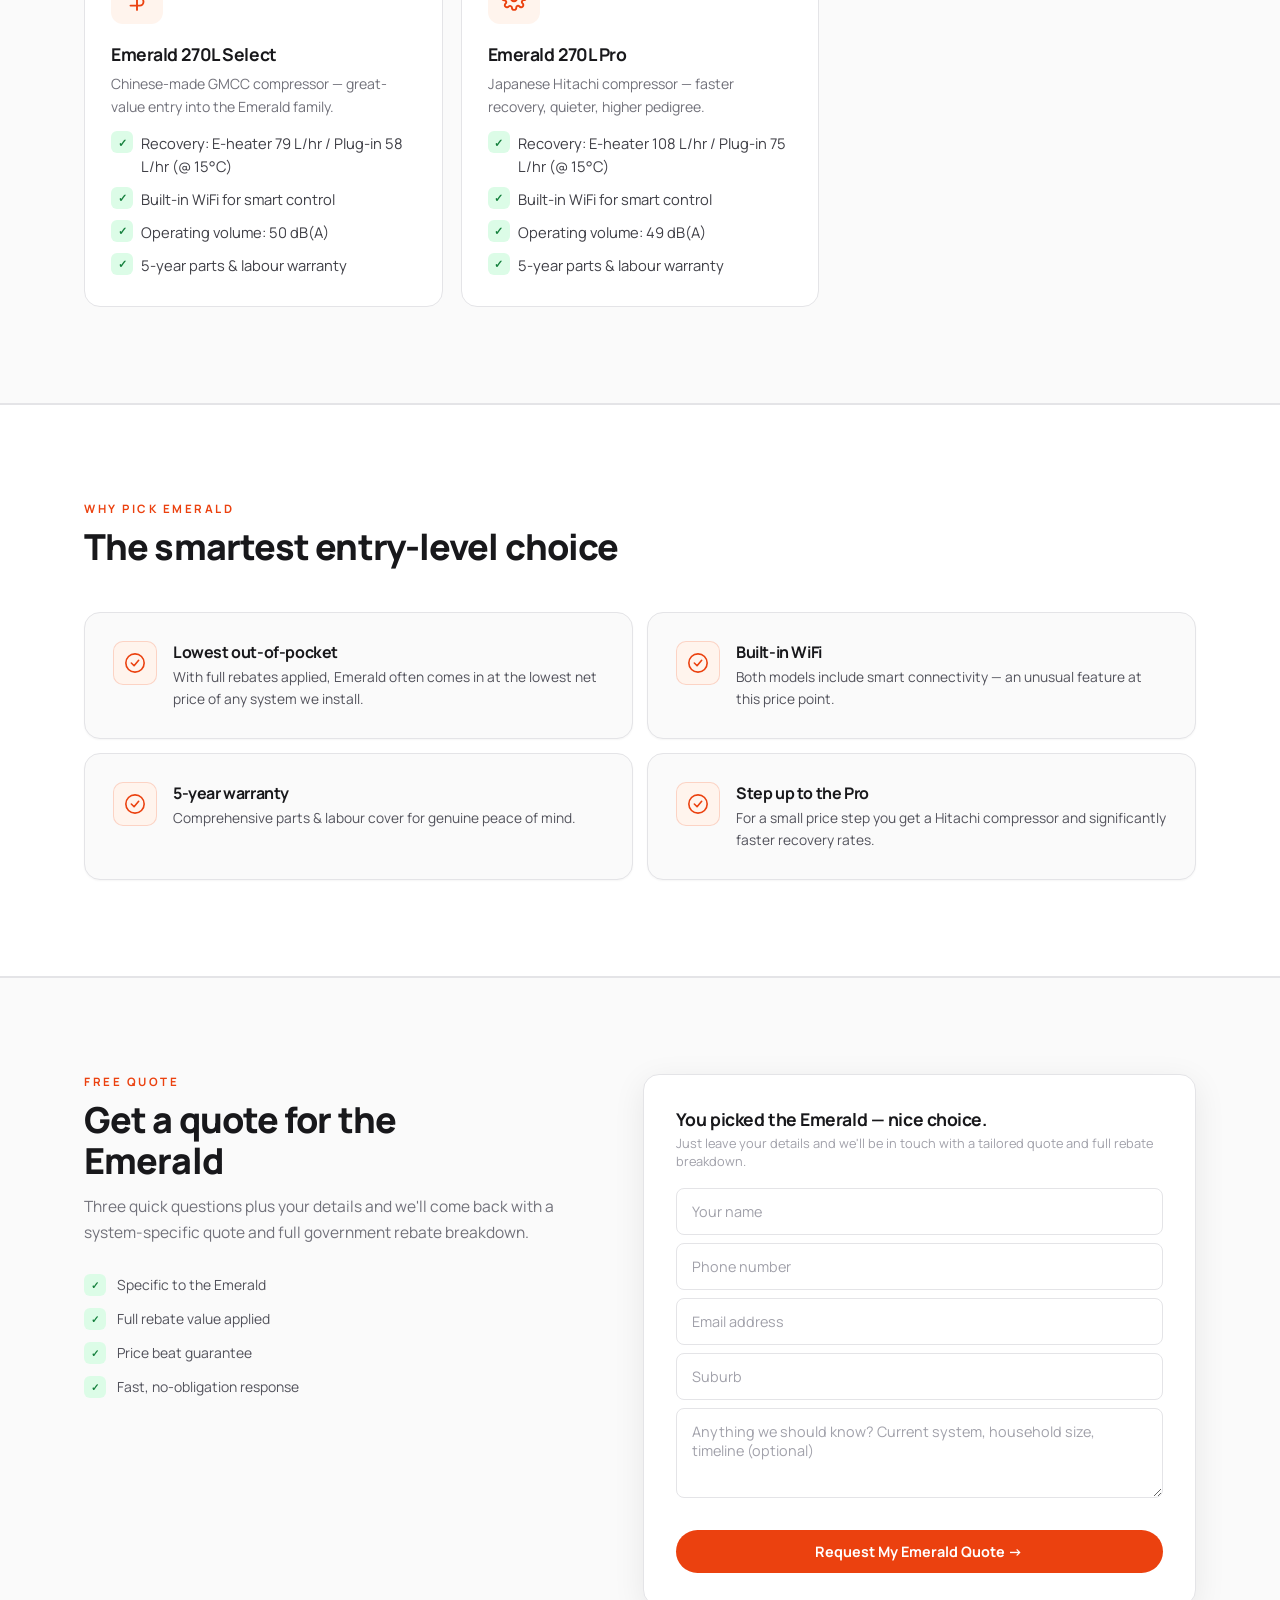
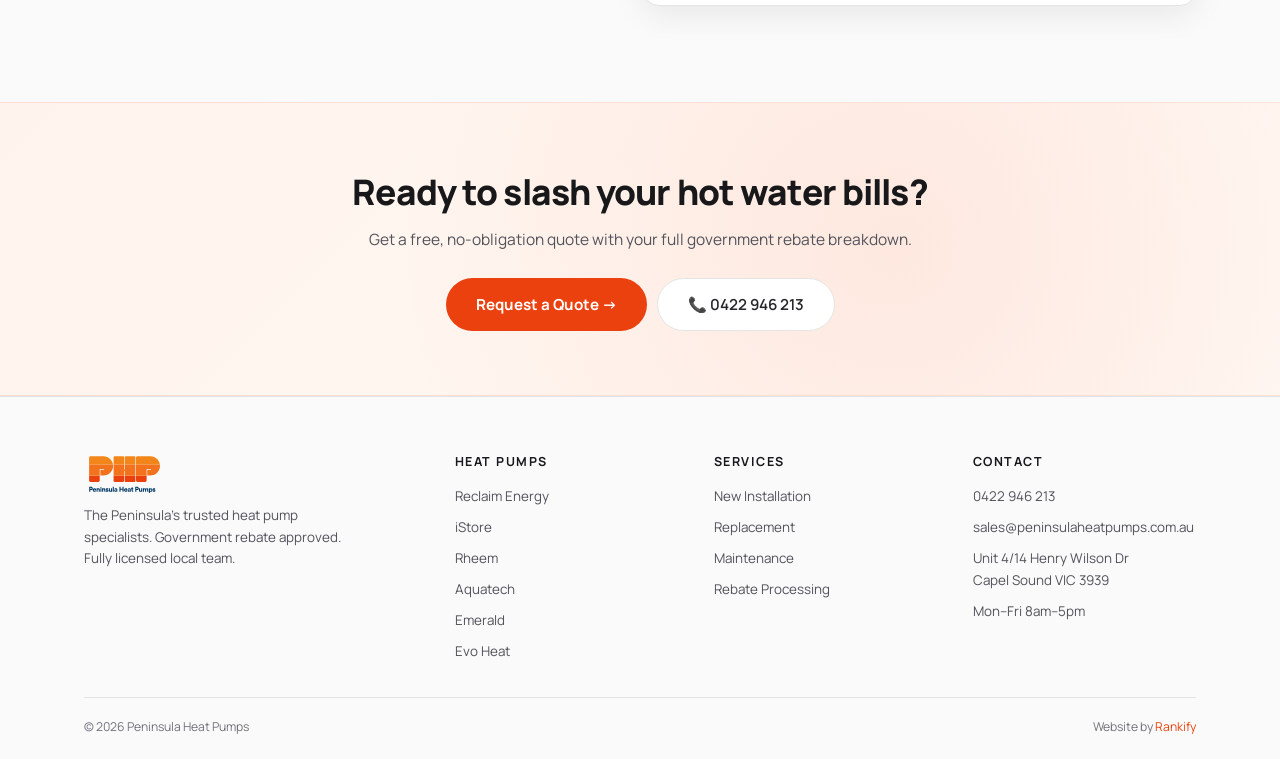
<file: emeralds.html>
<!DOCTYPE html>
<html lang="en">
<head>
<!-- Google Tag Manager -->
<script>(function(w,d,s,l,i){w[l]=w[l]||[];w[l].push({'gtm.start':
new Date().getTime(),event:'gtm.js'});var f=d.getElementsByTagName(s)[0],
j=d.createElement(s),dl=l!='dataLayer'?'&l='+l:'';j.async=true;j.src=
'https://www.googletagmanager.com/gtm.js?id='+i+dl;f.parentNode.insertBefore(j,f);
})(window,document,'script','dataLayer','GTM-5JXBKLQL');</script>
<!-- End Google Tag Manager -->
<meta charset="UTF-8">
<meta name="viewport" content="width=device-width, initial-scale=1.0">
<link rel="icon" type="image/png" href="images/favicon.png"><link rel="icon" type="image/png" sizes="32x32" href="images/favicon-32x32.png"><link rel="icon" type="image/png" sizes="16x16" href="images/favicon-16x16.png"><link rel="apple-touch-icon" sizes="180x180" href="images/apple-touch-icon.png">
<link rel="preconnect" href="https://fonts.googleapis.com">
<link href="https://fonts.googleapis.com/css2?family=Manrope:wght@400;500;600;700;800&display=swap" rel="stylesheet">
<link rel="stylesheet" href="assets/site.css">
<title>Emerald Heat&nbsp;Pump | Peninsula Heat&nbsp;Pumps</title>
<meta name="description" content="Emerald Select &amp; Pro 270L heat&nbsp;pumps. R290 refrigerant, built-in electric backup, budget-friendly with full government rebates.">
<link rel="canonical" href="https://peninsulaheatpumps.com.au/emeralds.html">
<meta property="og:type" content="website">
<meta property="og:title" content="Emerald Heat Pump | Peninsula Heat Pumps">
<meta property="og:description" content="Emerald Select &amp; Pro 270L heat pumps. R290 refrigerant, built-in electric backup, budget-friendly with full government rebates.">
<meta property="og:url" content="https://peninsulaheatpumps.com.au/emeralds.html">
<meta property="og:site_name" content="Peninsula Heat Pumps">
</head>
<body class="light-hero">
<!-- Google Tag Manager (noscript) -->
<noscript><iframe src="https://www.googletagmanager.com/ns.html?id=GTM-5JXBKLQL"
height="0" width="0" style="display:none;visibility:hidden"></iframe></noscript>
<!-- End Google Tag Manager (noscript) -->
<nav class="nav" id="nav">
  <div class="nav-in">
    <a href="index.html" class="logo"><img src="images/logo-white-text.svg" alt="Peninsula Heat&nbsp;Pumps" class="logo-light"><img src="images/logo-original.svg" alt="Peninsula Heat&nbsp;Pumps" class="logo-dark"></a>
    <ul class="nav-l">
      <li class="has-dd"><a href="heat-pumps.html">Heat&nbsp;Pumps <span class="chev">&#9662;</span></a>
        <div class="dropdown">
          <a href="heat-pumps.html" class="dd-feat">Compare Heat&nbsp;Pumps</a>
          <div class="dd-sep"></div>
          <a href="reclaim.html">Reclaim Energy</a>
          <a href="istore.html">iStore</a>
          <a href="rheem.html">Rheem</a>
          <a href="aquatech.html">Aquatech</a>
          <a href="emeralds.html">Emerald</a>
          <a href="evoheat.html">Evo Heat</a>
        </div>
      </li>
      <li class="has-dd"><a href="services.html">Services <span class="chev">&#9662;</span></a>
        <div class="dropdown">
          <a href="services.html" class="dd-feat">All Services</a>
          <div class="dd-sep"></div>
          <a href="services.html#install">Heat&nbsp;Pump Installation</a>
          <a href="services.html#replace">System Replacement</a>
          <a href="services.html#maintain">Maintenance &amp; Repairs</a>
          <a href="pool-heat-pumps.html">Pool Heat&nbsp;Pumps</a>
          <a href="heating-cooling.html">Heating &amp; Cooling</a>
        </div>
      </li>
      <li><a href="rebates.html">Rebates</a></li>
      <li><a href="about.html">About</a></li>
      <li><a href="contact-us.html">Contact</a></li>
    </ul>
    <div class="nav-r">
      <a href="tel:0422946213" class="nav-ph">&#128222; 0422 946 213</a>
      <a href="#quote-form" class="nav-cta">Free Quote</a>
    </div>
    <button class="mob-tog" aria-label="Menu"><span></span><span></span><span></span></button>
  </div>
</nav>
<aside class="mdrawer" id="mdrawer"><button class="mdrawer-close" type="button" aria-label="Close menu">&times;</button>
  <ul class="mdrawer-list">
    <li><a href="index.html">Home</a></li>
    <li class="mdd">
      <button class="mdd-tog" type="button">Heat&nbsp;Pumps <span class="mdd-chev">&#9662;</span></button>
      <ul class="mdd-sub">
        <li><a href="heat-pumps.html" class="dd-feat-mob">Compare Heat&nbsp;Pumps</a></li>
        <li><a href="reclaim.html">Reclaim Energy</a></li>
        <li><a href="istore.html">iStore</a></li>
        <li><a href="rheem.html">Rheem</a></li>
        <li><a href="aquatech.html">Aquatech</a></li>
        <li><a href="emeralds.html">Emerald</a></li>
        <li><a href="evoheat.html">Evo Heat</a></li>
      </ul>
    </li>
    <li class="mdd">
      <button class="mdd-tog" type="button">Services <span class="mdd-chev">&#9662;</span></button>
      <ul class="mdd-sub">
        <li><a href="services.html" class="dd-feat-mob">All Services</a></li>
        <li><a href="services.html#install">Heat&nbsp;Pump Installation</a></li>
        <li><a href="services.html#replace">System Replacement</a></li>
        <li><a href="services.html#maintain">Maintenance &amp; Repairs</a></li>
        <li><a href="pool-heat-pumps.html">Pool Heat&nbsp;Pumps</a></li>
        <li><a href="heating-cooling.html">Heating &amp; Cooling</a></li>
      </ul>
    </li>
    <li><a href="rebates.html">Rebates</a></li>
    <li><a href="about.html">About</a></li>
    <li><a href="contact-us.html">Contact</a></li>
  </ul>
  <div class="mdrawer-cta">
    <a href="tel:0422946213" class="mc-call">&#128222; 0422 946 213</a>
    <a href="#quote-form" class="mc-quote">Get a Free Quote &rarr;</a>
  </div>
</aside>
<section class="pdhero">
  <div class="ctr">
    <div class="pdhero-g">
      <div class="fade">
        <div class="crumb"><a href="index.html">Home</a><span class="sep">&rsaquo;</span> <a href="heat-pumps.html">Heat&nbsp;Pumps</a><span class="sep">&rsaquo;</span> Emerald</div>
        <h1>Emerald</h1>
        <p class="lead">Hot&nbsp;water with engineered efficiency at an affordable price. Two 270L models &mdash; Select &amp; Pro &mdash; both with built-in WiFi smart control and a comprehensive 5-year parts &amp; labour warranty.</p>
        <div class="pd-quick">
          <div class="pdq"><div class="k">Capacity</div><div class="v">270L</div></div>
          <div class="pdq"><div class="k">Recovery</div><div class="v">79&ndash;108 L/hr</div></div>
          <div class="pdq"><div class="k">Connectivity</div><div class="v">Built-in WiFi</div></div>
          <div class="pdq"><div class="k">Warranty</div><div class="v">5 yr Parts &amp; Labour</div></div>
        </div>
        <div class="pd-btns">
          <a href="#quote" class="btn-p">Request a Quote &rarr;</a>
          <a href="tel:0422946213" class="btn-glass" style="background:var(--g100);color:var(--g800);border-color:var(--g200)">&#128222; 0422 946 213</a>
        </div>
        <div class="pd-downloads">
          <a href="assets/brochures/emerald-select-instructions.pdf" class="pd-download" target="_blank" rel="noopener"><svg viewBox="0 0 24 24" aria-hidden="true"><path d="M21 15v4a2 2 0 0 1-2 2H5a2 2 0 0 1-2-2v-4M7 10l5 5 5-5M12 15V3"/></svg>Emerald Select Info</a>
          <a href="assets/brochures/emerald-pro-instructions.pdf" class="pd-download" target="_blank" rel="noopener"><svg viewBox="0 0 24 24" aria-hidden="true"><path d="M21 15v4a2 2 0 0 1-2 2H5a2 2 0 0 1-2-2v-4M7 10l5 5 5-5M12 15V3"/></svg>Emerald Pro Info</a>
        </div>
      </div>
      <div class="pdhero-img fade"><img src="images/product-emerald.png" alt="Emerald"></div>
    </div>
  </div>
</section>

<section class="sec">
  <div class="ctr">
    <div class="content-g">
      <div class="content-body fade">
        <div class="sec-tag">The Emerald range</div>
        <h3>Engineered efficiency, affordable price</h3>
        <p>Two 270L models with or without plug. Both share the same family-friendly capacity and 5-year parts &amp; labour warranty &mdash; so the choice mostly comes down to compressor pedigree and recovery rate.</p>
        <ul class="tlist">
          <li><strong>Emerald 270L Select</strong> &mdash; entry-level, with or without plug</li>
          <li><strong>Emerald 270L Pro</strong> &mdash; faster recovery, premium compressor</li>
          <li>Both include <strong>built-in WiFi</strong> for smart control via app</li>
          <li>Comprehensive 5-year parts and labour warranty</li>
          <li>Fully eligible for the complete rebate stack</li>
        </ul>
      </div>
      <div class="content-img fade"><img src="images/install-emerald.jpg" alt="Emerald 270L heat pump with built-in WiFi control"></div>
    </div>
  </div>
</section>

<section class="sec" style="background:var(--g50);border-top:1px solid var(--g200);border-bottom:1px solid var(--g200)">
  <div class="ctr">
    <div class="sec-tag fade">Compare Models</div>
    <h2 class="sec-t fade">Select vs Pro</h2>
    <div class="fg">
      <div class="fg-card fade">
        <div class="fg-ico"><svg viewBox="0 0 24 24" aria-hidden="true"><path d="M12 1v22M17 5H9.5a3.5 3.5 0 0 0 0 7h5a3.5 3.5 0 0 1 0 7H6"/></svg></div>
        <h4>Emerald 270L Select</h4>
        <p>Chinese-made GMCC compressor &mdash; great-value entry into the Emerald family.</p>
        <ul class="tlist" style="margin-top:14px">
          <li>Recovery: E-heater 79 L/hr / Plug-in 58 L/hr (@ 15&deg;C)</li>
          <li>Built-in WiFi for smart control</li>
          <li>Operating volume: 50 dB(A)</li>
          <li>5-year parts &amp; labour warranty</li>
        </ul>
      </div>
      <div class="fg-card fade">
        <div class="fg-ico"><svg viewBox="0 0 24 24" aria-hidden="true"><circle cx="12" cy="12" r="3"/><path d="M19.4 15a1.7 1.7 0 0 0 .3 1.8l.1.1a2 2 0 1 1-2.8 2.8l-.1-.1a1.7 1.7 0 0 0-1.8-.3 1.7 1.7 0 0 0-1 1.5V21a2 2 0 0 1-4 0v-.1a1.7 1.7 0 0 0-1.1-1.5 1.7 1.7 0 0 0-1.8.3l-.1.1a2 2 0 1 1-2.8-2.8l.1-.1a1.7 1.7 0 0 0 .3-1.8 1.7 1.7 0 0 0-1.5-1H3a2 2 0 0 1 0-4h.1a1.7 1.7 0 0 0 1.5-1.1 1.7 1.7 0 0 0-.3-1.8l-.1-.1a2 2 0 1 1 2.8-2.8l.1.1a1.7 1.7 0 0 0 1.8.3h.1a1.7 1.7 0 0 0 1-1.5V3a2 2 0 0 1 4 0v.1a1.7 1.7 0 0 0 1 1.5 1.7 1.7 0 0 0 1.8-.3l.1-.1a2 2 0 1 1 2.8 2.8l-.1.1a1.7 1.7 0 0 0-.3 1.8v.1a1.7 1.7 0 0 0 1.5 1H21a2 2 0 0 1 0 4h-.1a1.7 1.7 0 0 0-1.5 1Z"/></svg></div>
        <h4>Emerald 270L Pro</h4>
        <p>Japanese Hitachi compressor &mdash; faster recovery, quieter, higher pedigree.</p>
        <ul class="tlist" style="margin-top:14px">
          <li>Recovery: E-heater 108 L/hr / Plug-in 75 L/hr (@ 15&deg;C)</li>
          <li>Built-in WiFi for smart control</li>
          <li>Operating volume: 49 dB(A)</li>
          <li>5-year parts &amp; labour warranty</li>
        </ul>
      </div>
    </div>
  </div>
</section>

<section class="sec why-sec">
  <div class="ctr">
    <div class="sec-tag fade">Why pick Emerald</div>
    <h2 class="sec-t fade">The smartest entry-level choice</h2>
    <div class="why-g">
      <div class="wcard fade"><div class="wico"><svg viewBox="0 0 24 24" aria-hidden="true"><circle cx="12" cy="12" r="10"/><path d="m8 12 3 3 5-6"/></svg></div><div><h4>Lowest out-of-pocket</h4><p>With full rebates applied, Emerald often comes in at the lowest net price of any system we install.</p></div></div>
      <div class="wcard fade"><div class="wico"><svg viewBox="0 0 24 24" aria-hidden="true"><circle cx="12" cy="12" r="10"/><path d="m8 12 3 3 5-6"/></svg></div><div><h4>Built-in WiFi</h4><p>Both models include smart connectivity &mdash; an unusual feature at this price point.</p></div></div>
      <div class="wcard fade"><div class="wico"><svg viewBox="0 0 24 24" aria-hidden="true"><circle cx="12" cy="12" r="10"/><path d="m8 12 3 3 5-6"/></svg></div><div><h4>5-year warranty</h4><p>Comprehensive parts &amp; labour cover for genuine peace of mind.</p></div></div>
      <div class="wcard fade"><div class="wico"><svg viewBox="0 0 24 24" aria-hidden="true"><circle cx="12" cy="12" r="10"/><path d="m8 12 3 3 5-6"/></svg></div><div><h4>Step up to the Pro</h4><p>For a small price step you get a Hitachi compressor and significantly faster recovery rates.</p></div></div>
    </div>
  </div>
</section>

<section class="sec form-sec" id="quote">
  <div class="ctr">
    <div class="form-g">
      <div class="form-info fade">
        <div class="sec-tag">Free Quote</div>
        <h2 class="sec-t">Get a quote for the<br>Emerald</h2>
        <p class="sec-sub">Three quick questions plus your details and we&apos;ll come back with a system-specific quote and full government rebate breakdown.</p>
        <div class="fperks">
          <div class="fperk"><div class="fpd">&#10003;</div>Specific to the Emerald</div>
          <div class="fperk"><div class="fpd">&#10003;</div>Full rebate value applied</div>
          <div class="fperk"><div class="fpd">&#10003;</div>Price beat guarantee</div>
          <div class="fperk"><div class="fpd">&#10003;</div>Fast, no-obligation response</div>
        </div>
      </div>
      <div class="qform fade" data-context="Emerald Heat Pump" id="quote-form">
        <div class="qform-head"><div class="qh-tag">Free Quote</div><h3>Get a Free Emerald Quote</h3></div>
        <div class="fslide active" data-s="1">
          <h3>You picked the Emerald &mdash; nice choice.</h3><p class="fsub">Just leave your details and we&apos;ll be in touch with a tailored quote and full rebate breakdown.</p>
          <input type="text" class="finp" placeholder="Your name">
          <input type="tel" class="finp" placeholder="Phone number">
          <input type="email" class="finp" placeholder="Email address">
          <input type="text" class="finp" placeholder="Suburb">
          <textarea class="finp" placeholder="Anything we should know? Current system, household size, timeline (optional)" data-optional></textarea>
          <input type="text" name="_honey" style="display:none" tabindex="-1" autocomplete="off">
          <div class="fnav"><button class="fn" data-action="submit" style="width:100%">Request My Emerald Quote &rarr;</button></div>
        </div>
        <div class="fslide" data-s="2">
          <div style="text-align:center;padding:28px 0"><div style="font-size:2.2rem;margin-bottom:10px">&#9989;</div><h3 style="margin-bottom:6px">We&apos;re On It!</h3><p class="fsub" style="margin:0">Your Emerald enquiry has been sent &mdash; we&apos;ll be in touch as soon as possible with your personalised quote and rebate breakdown. Need urgent help? Call <a href="tel:0422946213" style="color:var(--orange);font-weight:700">0422 946 213</a>.</p></div>
        </div>
      </div>
    </div>
  </div>
</section>
<section class="cta-strip">
  <div class="ctr">
    <h2 class="fade">Ready to slash your hot&nbsp;water bills?</h2>
    <p class="fade">Get a free, no-obligation quote with your full government rebate breakdown.</p>
    <div class="cta-strip-btns fade">
      <a href="#quote-form" class="btn-p">Request a Quote &rarr;</a>
      <a href="tel:0422946213" class="btn-glass">&#128222; 0422 946 213</a>
    </div>
  </div>
</section>
<footer class="foot">
  <div class="ctr">
    <div class="foot-g">
      <div class="foot-brand">
        <a href="index.html" class="logo"><img src="images/logo-white-text.svg" alt="Peninsula Heat&nbsp;Pumps" class="logo-light"><img src="images/logo-original.svg" alt="Peninsula Heat&nbsp;Pumps" class="logo-dark"></a>
        <p>The Peninsula's trusted heat&nbsp;pump specialists. Government rebate approved. Fully licensed local team.</p>
      </div>
      <div><h4>Heat&nbsp;Pumps</h4><ul class="foot-l">
        <li><a href="reclaim.html">Reclaim Energy</a></li>
        <li><a href="istore.html">iStore</a></li>
        <li><a href="rheem.html">Rheem</a></li>
        <li><a href="aquatech.html">Aquatech</a></li>
        <li><a href="emeralds.html">Emerald</a></li>
        <li><a href="evoheat.html">Evo Heat</a></li>
      </ul></div>
      <div><h4>Services</h4><ul class="foot-l">
        <li><a href="services.html">New Installation</a></li>
        <li><a href="services.html">Replacement</a></li>
        <li><a href="services.html">Maintenance</a></li>
        <li><a href="rebates.html">Rebate Processing</a></li>
              </ul></div>
      <div><h4>Contact</h4><ul class="foot-l">
        <li><a href="tel:0422946213">0422 946 213</a></li>
        <li><a href="mailto:sales@peninsulaheatpumps.com.au">sales@peninsulaheatpumps.com.au</a></li>
        <li><a>Unit 4/14 Henry Wilson Dr<br>Capel Sound VIC 3939</a></li>
        <li><a>Mon&ndash;Fri 8am&ndash;5pm</a></li>
      </ul></div>
    </div>
    <div class="foot-b"><span>&copy; 2026 Peninsula Heat&nbsp;Pumps</span><span>Website by <a href="https://rankify.com.au">Rankify</a></span></div>
  </div>
</footer>
<div class="sticky"><a href="tel:0422946213" class="sc">&#128222; Call</a><a href="#quote-form" class="sq">Free Quote</a></div>
<script src="assets/site.js"></script>
</body>
</html>
</file>
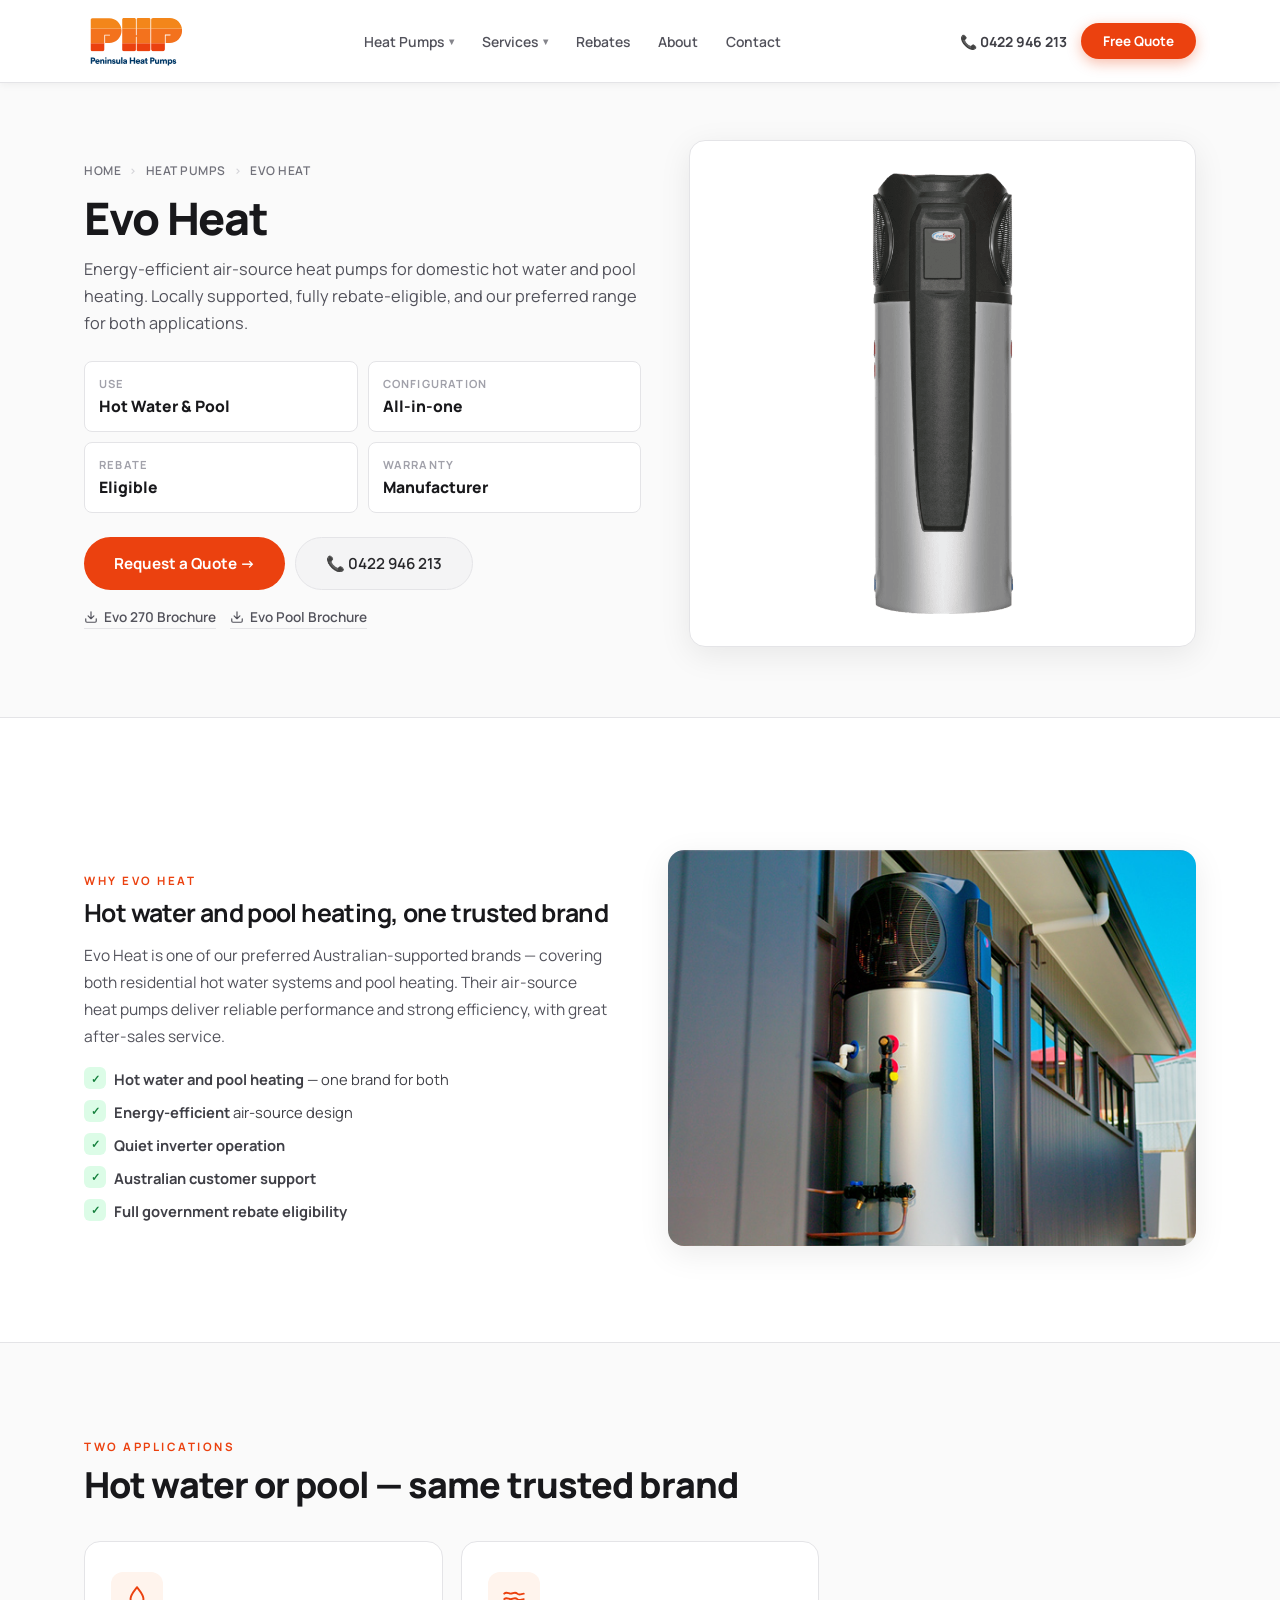
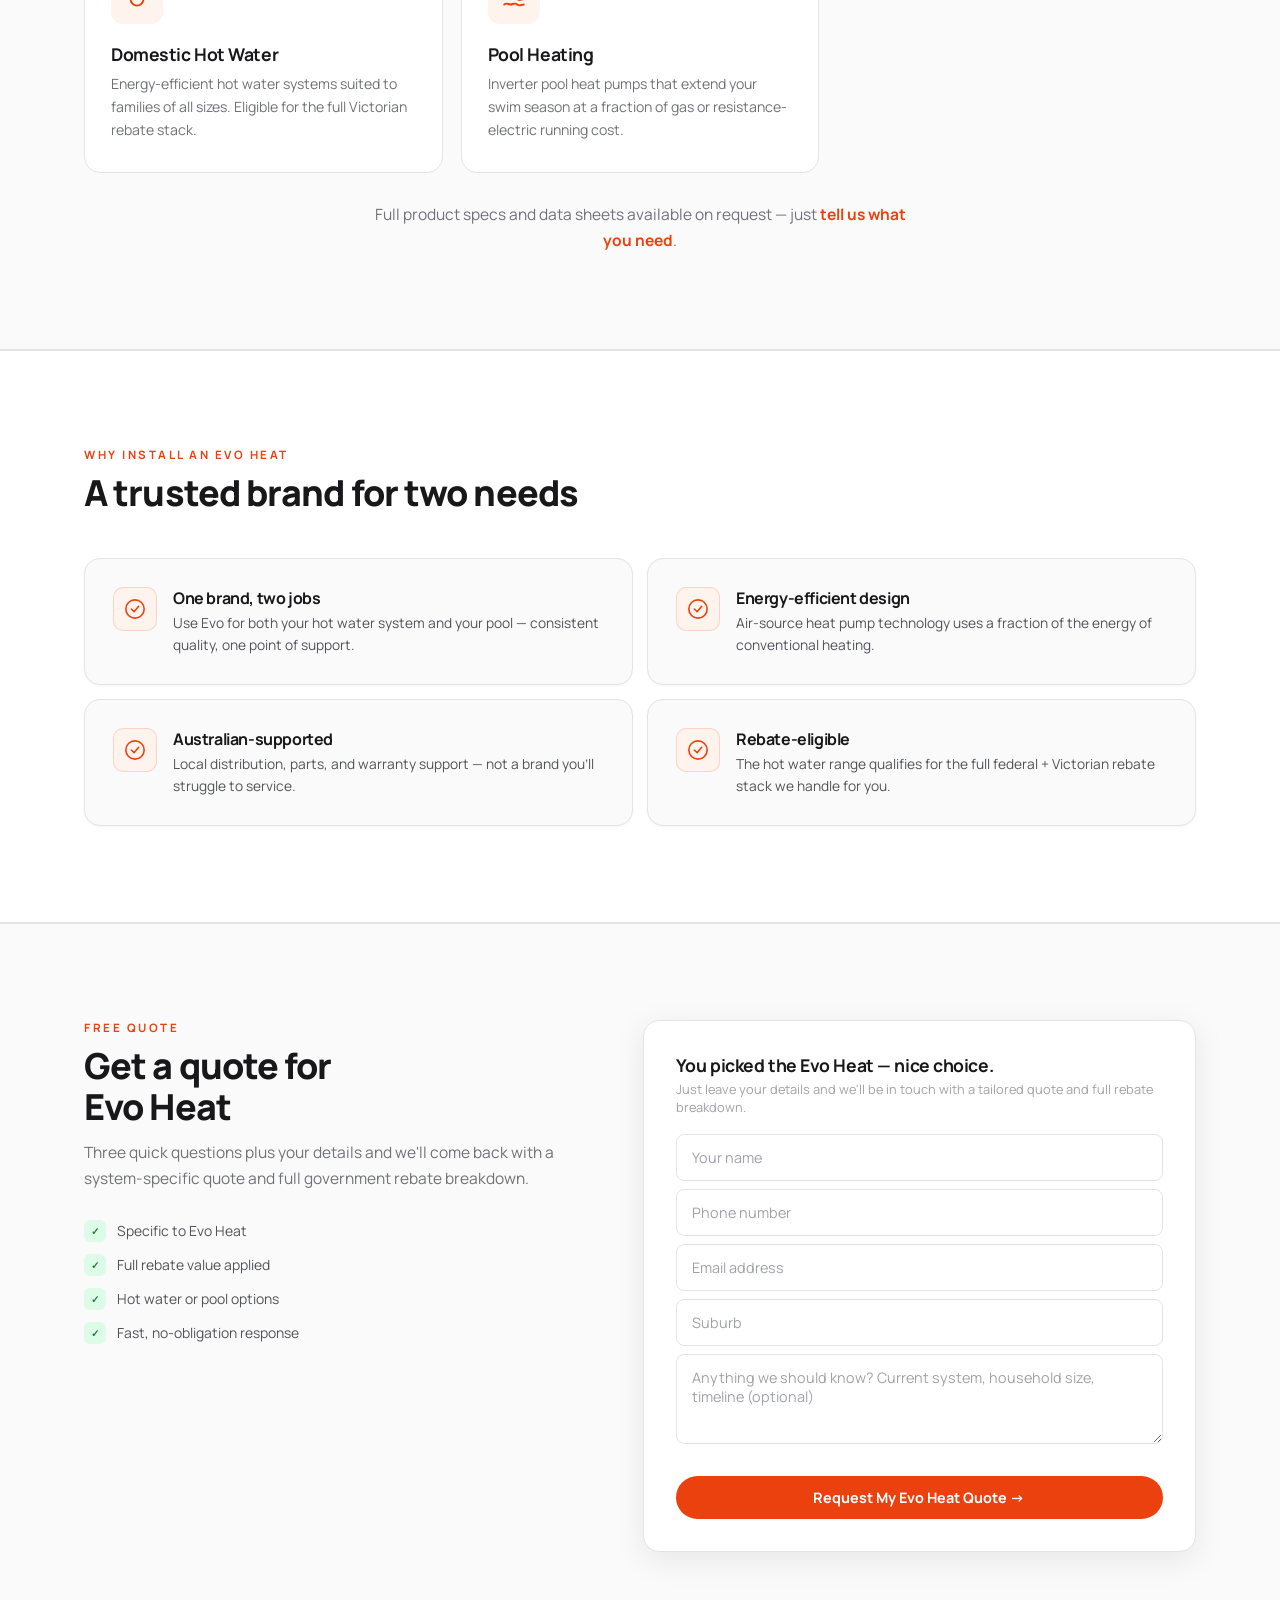
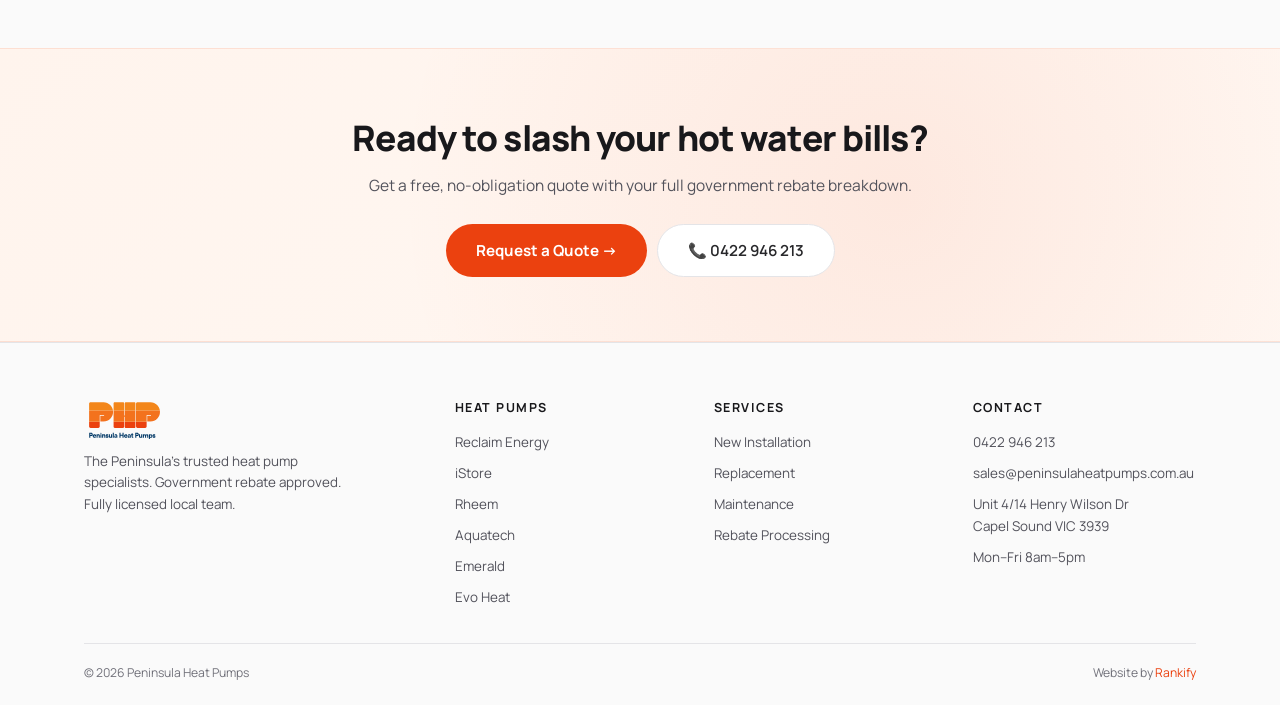
<file: evoheat.html>
<!DOCTYPE html>
<html lang="en">
<head>
<!-- Google Tag Manager -->
<script>(function(w,d,s,l,i){w[l]=w[l]||[];w[l].push({'gtm.start':
new Date().getTime(),event:'gtm.js'});var f=d.getElementsByTagName(s)[0],
j=d.createElement(s),dl=l!='dataLayer'?'&l='+l:'';j.async=true;j.src=
'https://www.googletagmanager.com/gtm.js?id='+i+dl;f.parentNode.insertBefore(j,f);
})(window,document,'script','dataLayer','GTM-5JXBKLQL');</script>
<!-- End Google Tag Manager -->
<meta charset="UTF-8">
<meta name="viewport" content="width=device-width, initial-scale=1.0">
<link rel="icon" type="image/png" href="images/favicon.png"><link rel="icon" type="image/png" sizes="32x32" href="images/favicon-32x32.png"><link rel="icon" type="image/png" sizes="16x16" href="images/favicon-16x16.png"><link rel="apple-touch-icon" sizes="180x180" href="images/apple-touch-icon.png">
<link rel="preconnect" href="https://fonts.googleapis.com">
<link href="https://fonts.googleapis.com/css2?family=Manrope:wght@400;500;600;700;800&display=swap" rel="stylesheet">
<link rel="stylesheet" href="assets/site.css">
<title>Evo Heat | Peninsula Heat&nbsp;Pumps</title>
<meta name="description" content="Evo Heat air-source heat&nbsp;pumps for hot water and pool heating. Energy-efficient, locally supported, with full government rebate eligibility.">
<link rel="canonical" href="https://peninsulaheatpumps.com.au/evoheat.html">
<meta property="og:type" content="website">
<meta property="og:title" content="Evo Heat | Peninsula Heat Pumps">
<meta property="og:description" content="Evo Heat air-source heat pumps for hot water and pool heating. Energy-efficient, locally supported, with full government rebate eligibility.">
<meta property="og:url" content="https://peninsulaheatpumps.com.au/evoheat.html">
<meta property="og:site_name" content="Peninsula Heat Pumps">
</head>
<body class="light-hero">
<!-- Google Tag Manager (noscript) -->
<noscript><iframe src="https://www.googletagmanager.com/ns.html?id=GTM-5JXBKLQL"
height="0" width="0" style="display:none;visibility:hidden"></iframe></noscript>
<!-- End Google Tag Manager (noscript) -->
<nav class="nav" id="nav">
  <div class="nav-in">
    <a href="index.html" class="logo"><img src="images/logo-white-text.svg" alt="Peninsula Heat&nbsp;Pumps" class="logo-light"><img src="images/logo-original.svg" alt="Peninsula Heat&nbsp;Pumps" class="logo-dark"></a>
    <ul class="nav-l">
      <li class="has-dd"><a href="heat-pumps.html">Heat&nbsp;Pumps <span class="chev">&#9662;</span></a>
        <div class="dropdown">
          <a href="heat-pumps.html" class="dd-feat">Compare Heat&nbsp;Pumps</a>
          <div class="dd-sep"></div>
          <a href="reclaim.html">Reclaim Energy</a>
          <a href="istore.html">iStore</a>
          <a href="rheem.html">Rheem</a>
          <a href="aquatech.html">Aquatech</a>
          <a href="emeralds.html">Emerald</a>
          <a href="evoheat.html">Evo Heat</a>
        </div>
      </li>
      <li class="has-dd"><a href="services.html">Services <span class="chev">&#9662;</span></a>
        <div class="dropdown">
          <a href="services.html" class="dd-feat">All Services</a>
          <div class="dd-sep"></div>
          <a href="services.html#install">Heat&nbsp;Pump Installation</a>
          <a href="services.html#replace">System Replacement</a>
          <a href="services.html#maintain">Maintenance &amp; Repairs</a>
          <a href="pool-heat-pumps.html">Pool Heat&nbsp;Pumps</a>
          <a href="heating-cooling.html">Heating &amp; Cooling</a>
        </div>
      </li>
      <li><a href="rebates.html">Rebates</a></li>
      <li><a href="about.html">About</a></li>
      <li><a href="contact-us.html">Contact</a></li>
    </ul>
    <div class="nav-r">
      <a href="tel:0422946213" class="nav-ph">&#128222; 0422 946 213</a>
      <a href="#quote-form" class="nav-cta">Free Quote</a>
    </div>
    <button class="mob-tog" aria-label="Menu"><span></span><span></span><span></span></button>
  </div>
</nav>
<aside class="mdrawer" id="mdrawer"><button class="mdrawer-close" type="button" aria-label="Close menu">&times;</button>
  <ul class="mdrawer-list">
    <li><a href="index.html">Home</a></li>
    <li class="mdd">
      <button class="mdd-tog" type="button">Heat&nbsp;Pumps <span class="mdd-chev">&#9662;</span></button>
      <ul class="mdd-sub">
        <li><a href="heat-pumps.html" class="dd-feat-mob">Compare Heat&nbsp;Pumps</a></li>
        <li><a href="reclaim.html">Reclaim Energy</a></li>
        <li><a href="istore.html">iStore</a></li>
        <li><a href="rheem.html">Rheem</a></li>
        <li><a href="aquatech.html">Aquatech</a></li>
        <li><a href="emeralds.html">Emerald</a></li>
        <li><a href="evoheat.html">Evo Heat</a></li>
      </ul>
    </li>
    <li class="mdd">
      <button class="mdd-tog" type="button">Services <span class="mdd-chev">&#9662;</span></button>
      <ul class="mdd-sub">
        <li><a href="services.html" class="dd-feat-mob">All Services</a></li>
        <li><a href="services.html#install">Heat&nbsp;Pump Installation</a></li>
        <li><a href="services.html#replace">System Replacement</a></li>
        <li><a href="services.html#maintain">Maintenance &amp; Repairs</a></li>
        <li><a href="pool-heat-pumps.html">Pool Heat&nbsp;Pumps</a></li>
        <li><a href="heating-cooling.html">Heating &amp; Cooling</a></li>
      </ul>
    </li>
    <li><a href="rebates.html">Rebates</a></li>
    <li><a href="about.html">About</a></li>
    <li><a href="contact-us.html">Contact</a></li>
  </ul>
  <div class="mdrawer-cta">
    <a href="tel:0422946213" class="mc-call">&#128222; 0422 946 213</a>
    <a href="#quote-form" class="mc-quote">Get a Free Quote &rarr;</a>
  </div>
</aside>
<section class="pdhero">
  <div class="ctr">
    <div class="pdhero-g">
      <div class="fade">
        <div class="crumb"><a href="index.html">Home</a><span class="sep">&rsaquo;</span> <a href="heat-pumps.html">Heat&nbsp;Pumps</a><span class="sep">&rsaquo;</span> Evo Heat</div>
        <h1>Evo Heat</h1>
        <p class="lead">Energy-efficient air-source heat&nbsp;pumps for domestic hot&nbsp;water and pool heating. Locally supported, fully rebate-eligible, and our preferred range for both applications.</p>
        <div class="pd-quick">
          <div class="pdq"><div class="k">Use</div><div class="v">Hot Water &amp; Pool</div></div>
          <div class="pdq"><div class="k">Configuration</div><div class="v">All-in-one</div></div>
          <div class="pdq"><div class="k">Rebate</div><div class="v">Eligible</div></div>
          <div class="pdq"><div class="k">Warranty</div><div class="v">Manufacturer</div></div>
        </div>
        <div class="pd-btns">
          <a href="#quote" class="btn-p">Request a Quote &rarr;</a>
          <a href="tel:0422946213" class="btn-glass" style="background:var(--g100);color:var(--g800);border-color:var(--g200)">&#128222; 0422 946 213</a>
        </div>
        <div class="pd-downloads">
          <a href="assets/brochures/evoheat-270-brochure.pdf" class="pd-download" target="_blank" rel="noopener"><svg viewBox="0 0 24 24" aria-hidden="true"><path d="M21 15v4a2 2 0 0 1-2 2H5a2 2 0 0 1-2-2v-4M7 10l5 5 5-5M12 15V3"/></svg>Evo 270 Brochure</a>
          <a href="assets/brochures/evoheat-pool-brochure.pdf" class="pd-download" target="_blank" rel="noopener"><svg viewBox="0 0 24 24" aria-hidden="true"><path d="M21 15v4a2 2 0 0 1-2 2H5a2 2 0 0 1-2-2v-4M7 10l5 5 5-5M12 15V3"/></svg>Evo Pool Brochure</a>
        </div>
      </div>
      <div class="pdhero-img fade"><img src="images/product-evoheat.png" alt="Evo Heat"></div>
    </div>
  </div>
</section>

<section class="sec">
  <div class="ctr">
    <div class="content-g">
      <div class="content-body fade">
        <div class="sec-tag">Why Evo Heat</div>
        <h3>Hot water and pool heating, one trusted brand</h3>
        <p>Evo Heat is one of our preferred Australian-supported brands &mdash; covering both residential hot&nbsp;water systems and pool heating. Their air-source heat&nbsp;pumps deliver reliable performance and strong efficiency, with great after-sales service.</p>
        <ul class="tlist">
          <li><strong>Hot water and pool heating</strong> &mdash; one brand for both</li>
          <li><strong>Energy-efficient</strong> air-source design</li>
          <li><strong>Quiet inverter operation</strong></li>
          <li><strong>Australian customer support</strong></li>
          <li><strong>Full government rebate eligibility</strong></li>
        </ul>
      </div>
      <div class="content-img fade"><img src="images/install-evoheat.jpg" alt="Evo Heat install"></div>
    </div>
  </div>
</section>

<section class="sec" style="background:var(--g50);border-top:1px solid var(--g200);border-bottom:1px solid var(--g200)">
  <div class="ctr">
    <div class="sec-tag fade">Two Applications</div>
    <h2 class="sec-t fade">Hot water or pool &mdash; same trusted brand</h2>
    <div class="fg">
      <div class="fg-card fade">
        <div class="fg-ico"><svg viewBox="0 0 24 24" aria-hidden="true"><path d="M12 2c-3 4-6 7-6 11a6 6 0 0 0 12 0c0-4-3-7-6-11Z"/></svg></div>
        <h4>Domestic Hot Water</h4>
        <p>Energy-efficient hot&nbsp;water systems suited to families of all sizes. Eligible for the full Victorian rebate stack.</p>
      </div>
      <div class="fg-card fade">
        <div class="fg-ico"><svg viewBox="0 0 24 24" aria-hidden="true"><path d="M3 18c2-2 4 0 6 0s4-2 6 0 4 0 6 0M3 13c2-2 4 0 6 0s4-2 6 0 4 0 6 0M3 8c2-2 4 0 6 0s4-2 6 0 4 0 6 0"/></svg></div>
        <h4>Pool Heating</h4>
        <p>Inverter pool heat&nbsp;pumps that extend your swim season at a fraction of gas or resistance-electric running cost.</p>
      </div>
    </div>
    <p class="sec-sub fade" style="text-align:center;margin:28px auto 0">Full product specs and data sheets available on request &mdash; just <a href="#quote-form" style="color:var(--orange);font-weight:700">tell us what you need</a>.</p>
  </div>
</section>

<section class="sec why-sec">
  <div class="ctr">
    <div class="sec-tag fade">Why install an Evo Heat</div>
    <h2 class="sec-t fade">A trusted brand for two needs</h2>
    <div class="why-g">
      <div class="wcard fade"><div class="wico"><svg viewBox="0 0 24 24" aria-hidden="true"><circle cx="12" cy="12" r="10"/><path d="m8 12 3 3 5-6"/></svg></div><div><h4>One brand, two jobs</h4><p>Use Evo for both your hot&nbsp;water system and your pool &mdash; consistent quality, one point of support.</p></div></div>
      <div class="wcard fade"><div class="wico"><svg viewBox="0 0 24 24" aria-hidden="true"><circle cx="12" cy="12" r="10"/><path d="m8 12 3 3 5-6"/></svg></div><div><h4>Energy-efficient design</h4><p>Air-source heat&nbsp;pump technology uses a fraction of the energy of conventional heating.</p></div></div>
      <div class="wcard fade"><div class="wico"><svg viewBox="0 0 24 24" aria-hidden="true"><circle cx="12" cy="12" r="10"/><path d="m8 12 3 3 5-6"/></svg></div><div><h4>Australian-supported</h4><p>Local distribution, parts, and warranty support &mdash; not a brand you'll struggle to service.</p></div></div>
      <div class="wcard fade"><div class="wico"><svg viewBox="0 0 24 24" aria-hidden="true"><circle cx="12" cy="12" r="10"/><path d="m8 12 3 3 5-6"/></svg></div><div><h4>Rebate-eligible</h4><p>The hot&nbsp;water range qualifies for the full federal + Victorian rebate stack we handle for you.</p></div></div>
    </div>
  </div>
</section>

<section class="sec form-sec" id="quote">
  <div class="ctr">
    <div class="form-g">
      <div class="form-info fade">
        <div class="sec-tag">Free Quote</div>
        <h2 class="sec-t">Get a quote for<br>Evo Heat</h2>
        <p class="sec-sub">Three quick questions plus your details and we&apos;ll come back with a system-specific quote and full government rebate breakdown.</p>
        <div class="fperks">
          <div class="fperk"><div class="fpd">&#10003;</div>Specific to Evo Heat</div>
          <div class="fperk"><div class="fpd">&#10003;</div>Full rebate value applied</div>
          <div class="fperk"><div class="fpd">&#10003;</div>Hot water or pool options</div>
          <div class="fperk"><div class="fpd">&#10003;</div>Fast, no-obligation response</div>
        </div>
      </div>
      <div class="qform fade" data-context="Evo Heat" id="quote-form">
        <div class="qform-head"><div class="qh-tag">Free Quote</div><h3>Get a Free Evo Heat Quote</h3></div>
        <div class="fslide active" data-s="1">
          <h3>You picked the Evo Heat &mdash; nice choice.</h3><p class="fsub">Just leave your details and we&apos;ll be in touch with a tailored quote and full rebate breakdown.</p>
          <input type="text" class="finp" placeholder="Your name">
          <input type="tel" class="finp" placeholder="Phone number">
          <input type="email" class="finp" placeholder="Email address">
          <input type="text" class="finp" placeholder="Suburb">
          <textarea class="finp" placeholder="Anything we should know? Current system, household size, timeline (optional)" data-optional></textarea>
          <input type="text" name="_honey" style="display:none" tabindex="-1" autocomplete="off">
          <div class="fnav"><button class="fn" data-action="submit" style="width:100%">Request My Evo Heat Quote &rarr;</button></div>
        </div>
        <div class="fslide" data-s="2">
          <div style="text-align:center;padding:28px 0"><div style="font-size:2.2rem;margin-bottom:10px">&#9989;</div><h3 style="margin-bottom:6px">We&apos;re On It!</h3><p class="fsub" style="margin:0">Your Evo Heat enquiry has been sent &mdash; we&apos;ll be in touch as soon as possible with your personalised quote and rebate breakdown. Need urgent help? Call <a href="tel:0422946213" style="color:var(--orange);font-weight:700">0422 946 213</a>.</p></div>
        </div>
      </div>
    </div>
  </div>
</section>
<section class="cta-strip">
  <div class="ctr">
    <h2 class="fade">Ready to slash your hot&nbsp;water bills?</h2>
    <p class="fade">Get a free, no-obligation quote with your full government rebate breakdown.</p>
    <div class="cta-strip-btns fade">
      <a href="#quote-form" class="btn-p">Request a Quote &rarr;</a>
      <a href="tel:0422946213" class="btn-glass">&#128222; 0422 946 213</a>
    </div>
  </div>
</section>
<footer class="foot">
  <div class="ctr">
    <div class="foot-g">
      <div class="foot-brand">
        <a href="index.html" class="logo"><img src="images/logo-white-text.svg" alt="Peninsula Heat&nbsp;Pumps" class="logo-light"><img src="images/logo-original.svg" alt="Peninsula Heat&nbsp;Pumps" class="logo-dark"></a>
        <p>The Peninsula's trusted heat&nbsp;pump specialists. Government rebate approved. Fully licensed local team.</p>
      </div>
      <div><h4>Heat&nbsp;Pumps</h4><ul class="foot-l">
        <li><a href="reclaim.html">Reclaim Energy</a></li>
        <li><a href="istore.html">iStore</a></li>
        <li><a href="rheem.html">Rheem</a></li>
        <li><a href="aquatech.html">Aquatech</a></li>
        <li><a href="emeralds.html">Emerald</a></li>
        <li><a href="evoheat.html">Evo Heat</a></li>
      </ul></div>
      <div><h4>Services</h4><ul class="foot-l">
        <li><a href="services.html">New Installation</a></li>
        <li><a href="services.html">Replacement</a></li>
        <li><a href="services.html">Maintenance</a></li>
        <li><a href="rebates.html">Rebate Processing</a></li>
              </ul></div>
      <div><h4>Contact</h4><ul class="foot-l">
        <li><a href="tel:0422946213">0422 946 213</a></li>
        <li><a href="mailto:sales@peninsulaheatpumps.com.au">sales@peninsulaheatpumps.com.au</a></li>
        <li><a>Unit 4/14 Henry Wilson Dr<br>Capel Sound VIC 3939</a></li>
        <li><a>Mon&ndash;Fri 8am&ndash;5pm</a></li>
      </ul></div>
    </div>
    <div class="foot-b"><span>&copy; 2026 Peninsula Heat&nbsp;Pumps</span><span>Website by <a href="https://rankify.com.au">Rankify</a></span></div>
  </div>
</footer>
<div class="sticky"><a href="tel:0422946213" class="sc">&#128222; Call</a><a href="#quote-form" class="sq">Free Quote</a></div>
<script src="assets/site.js"></script>
</body>
</html>
</file>
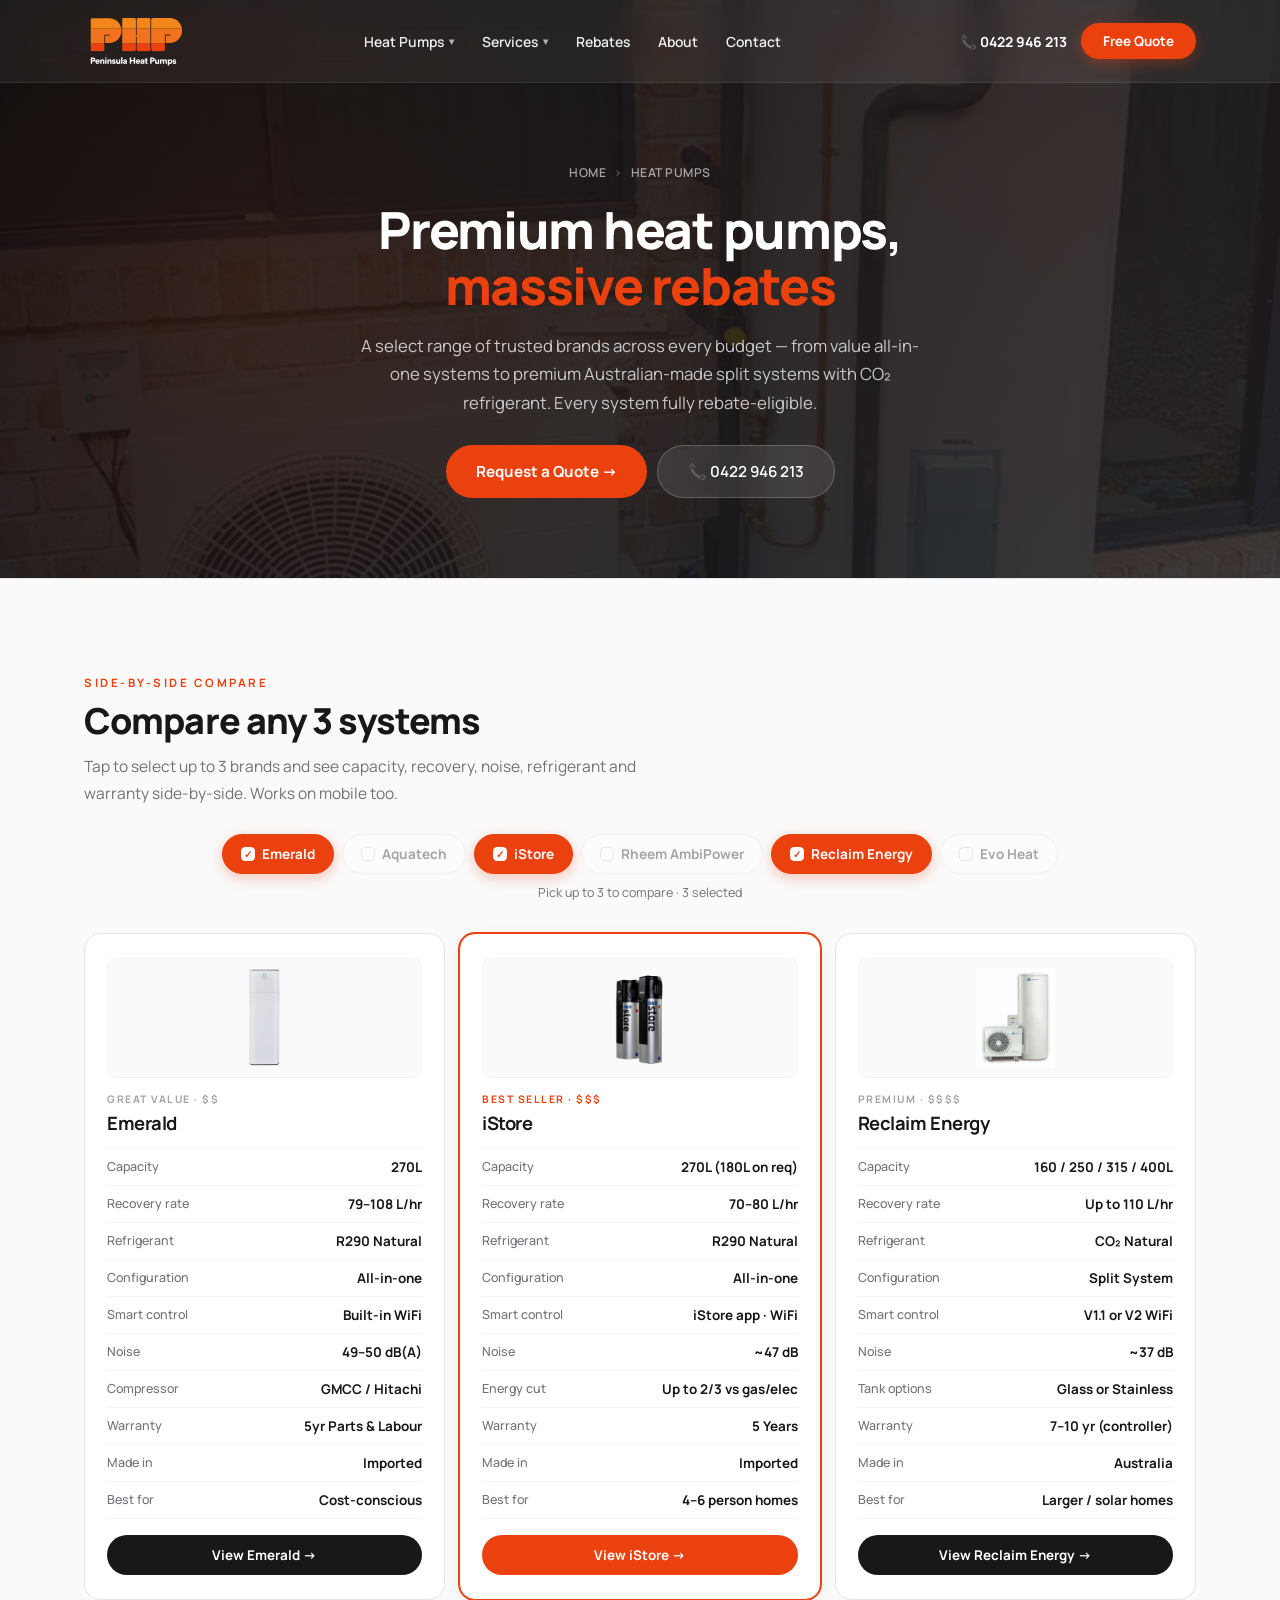
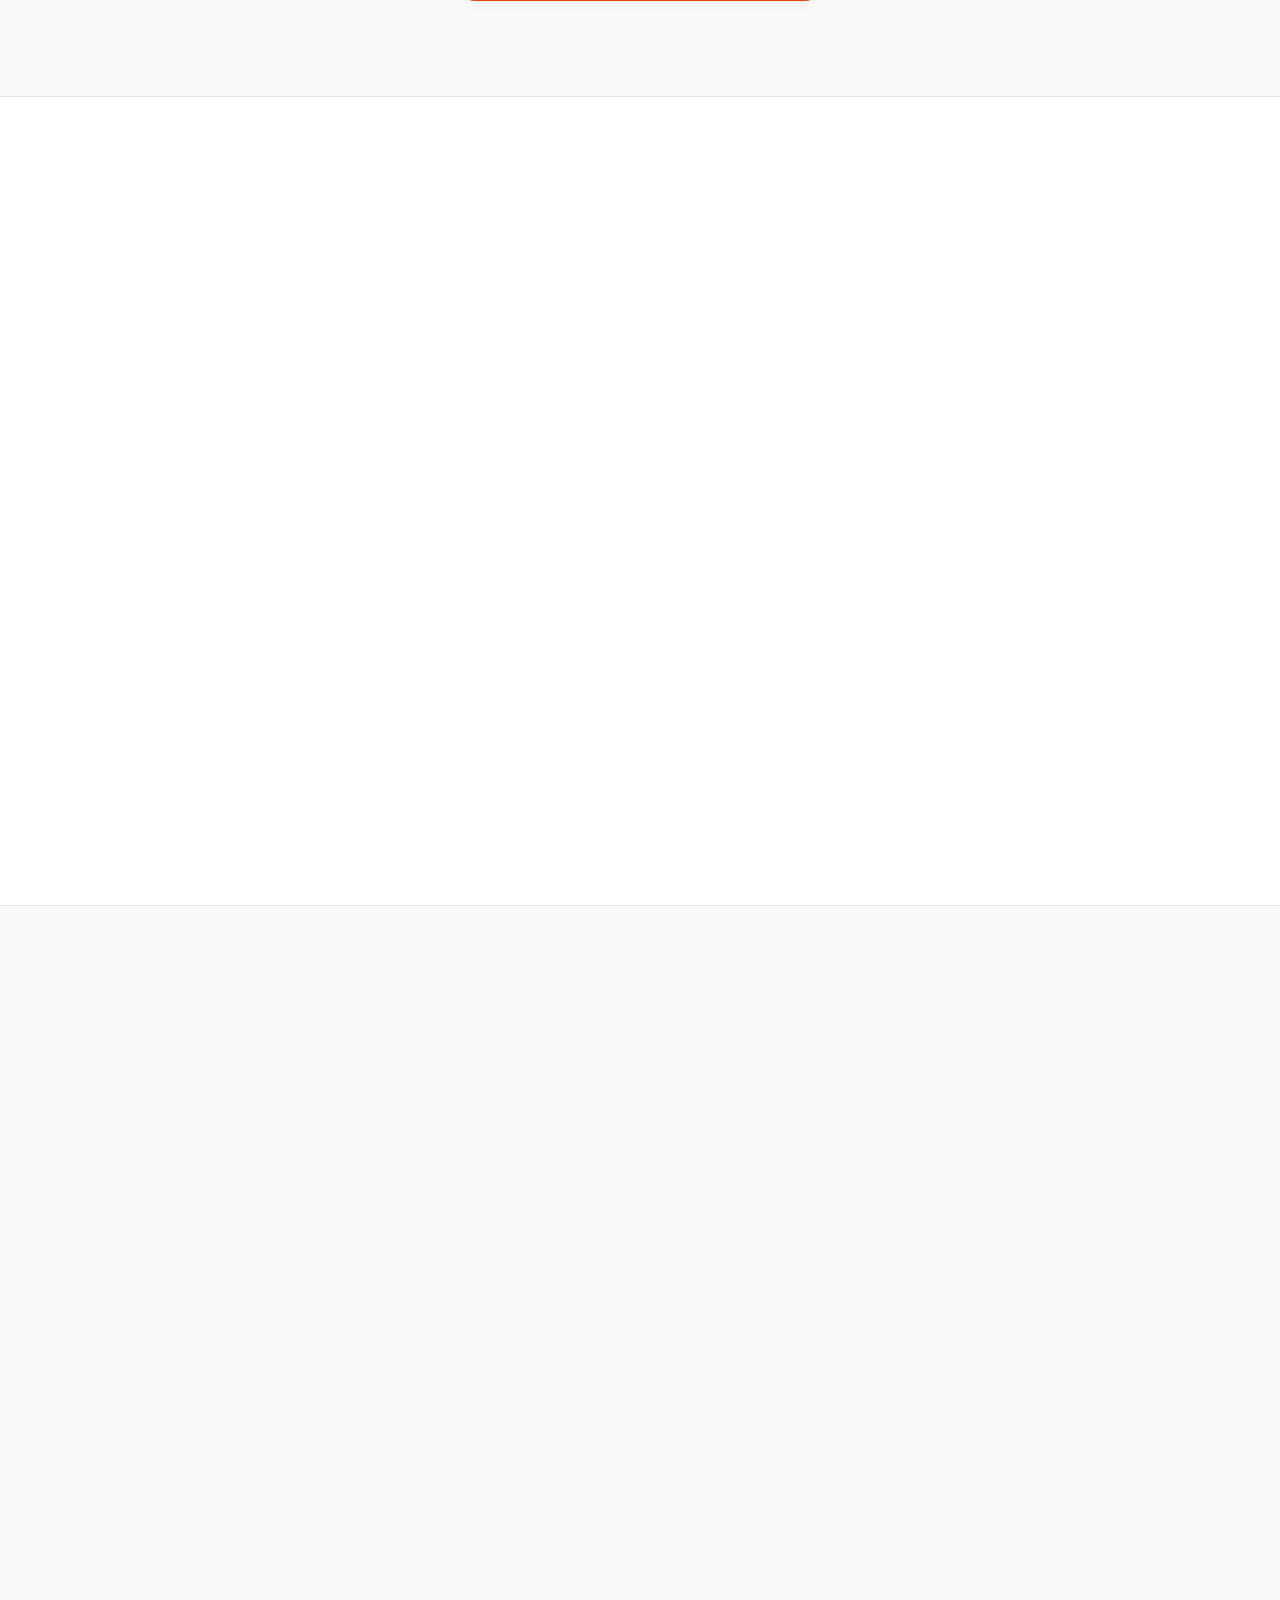
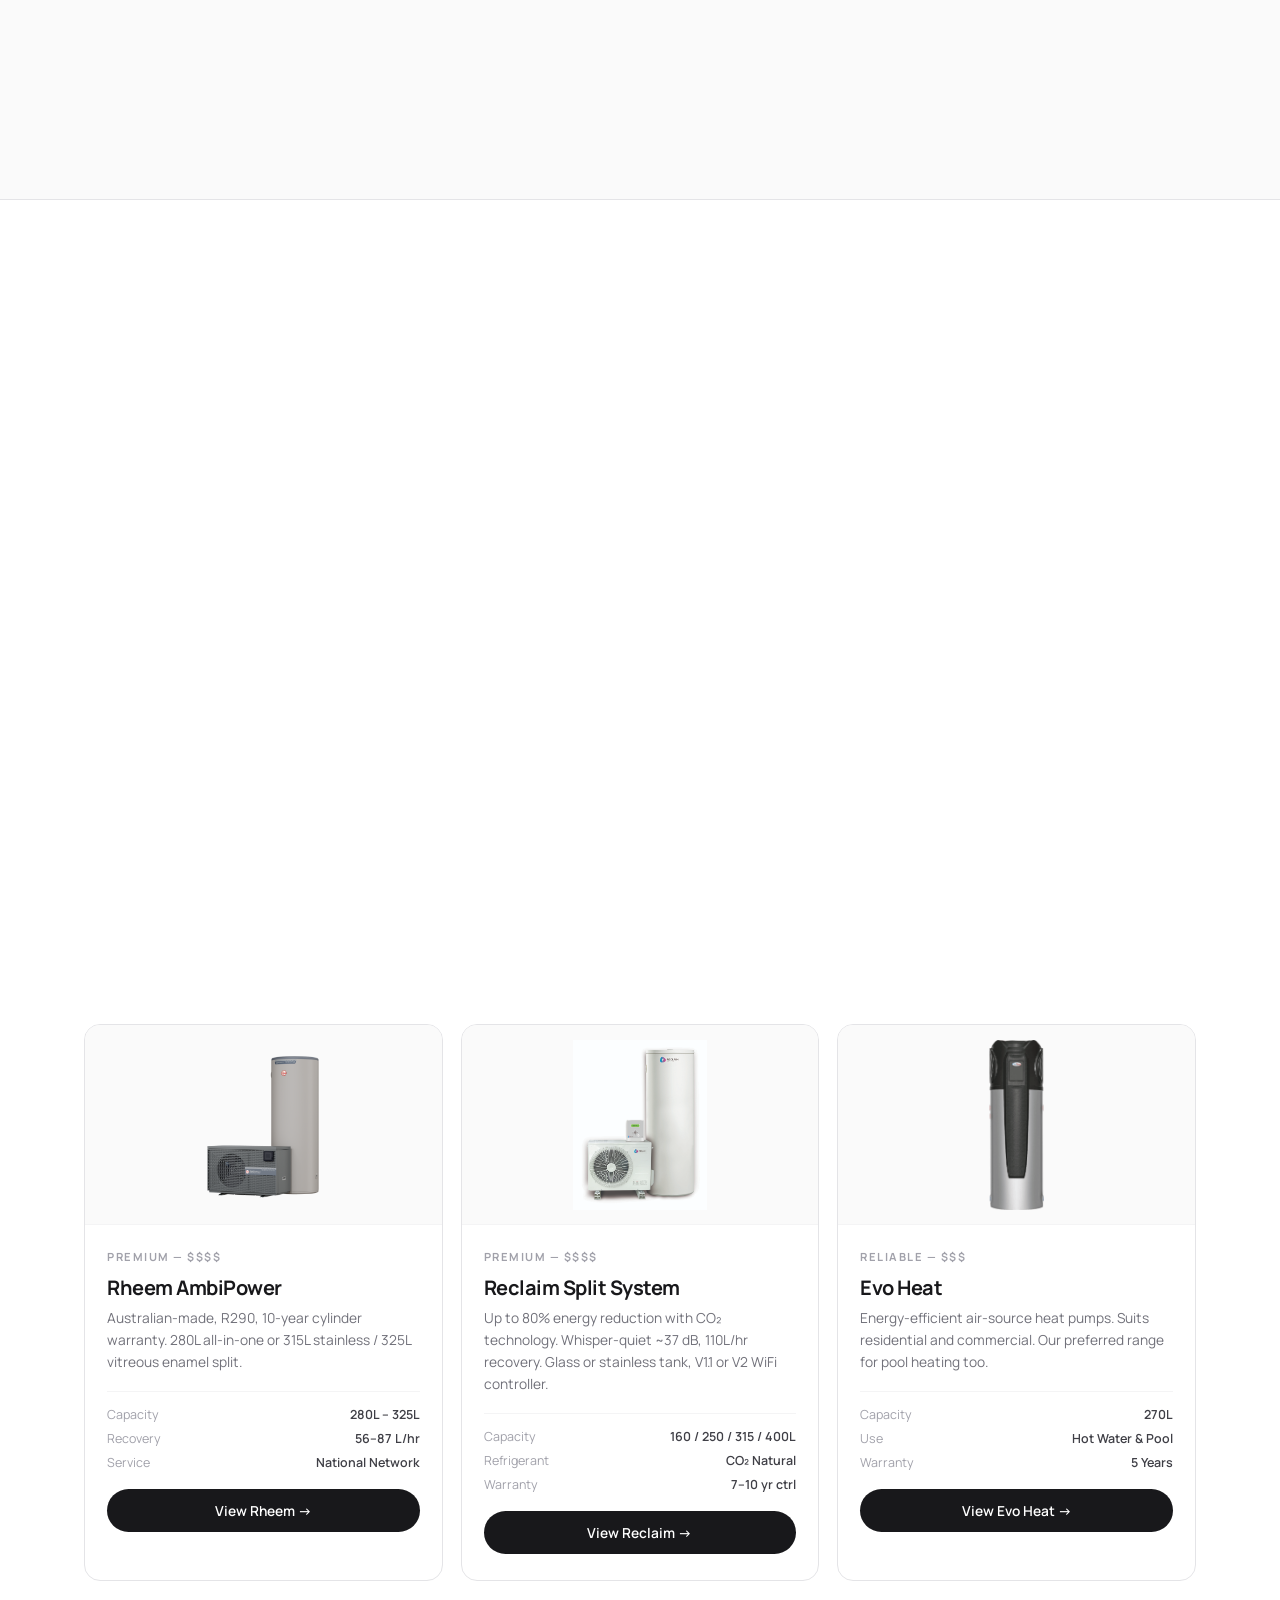
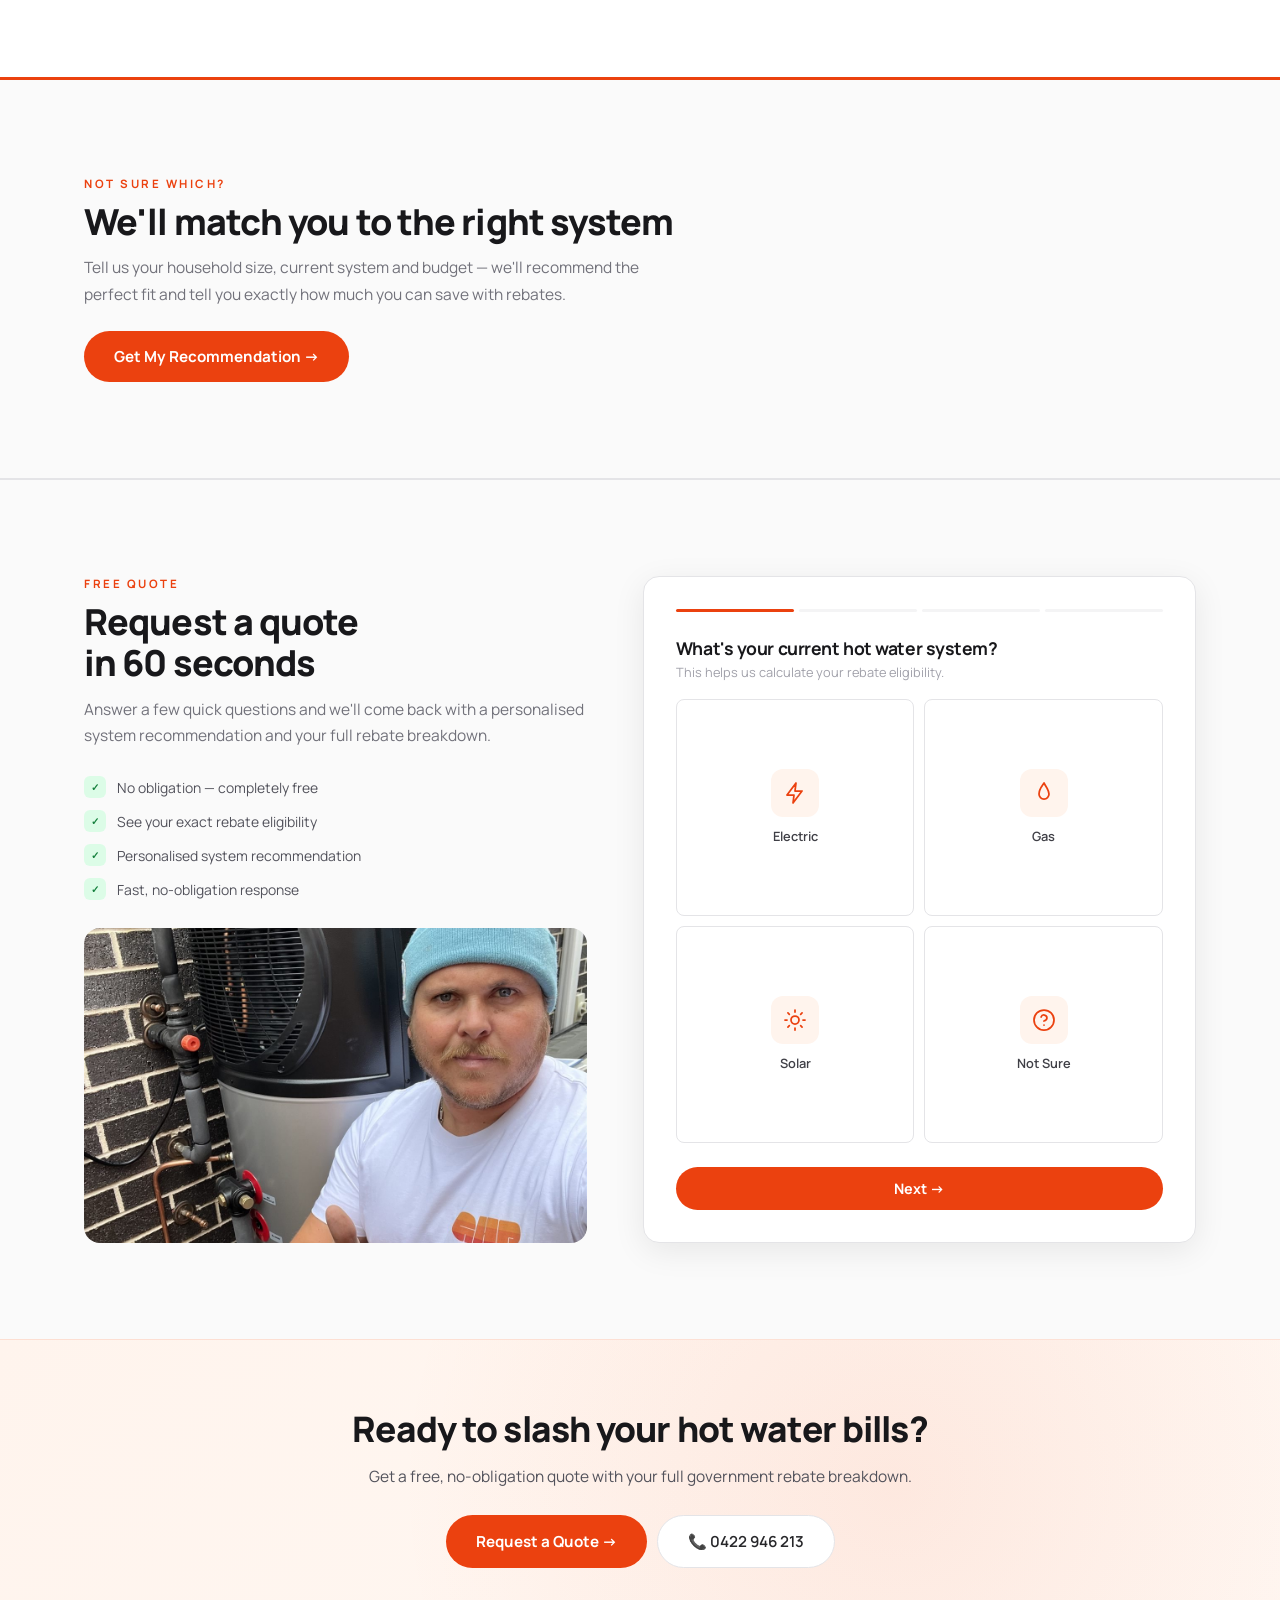
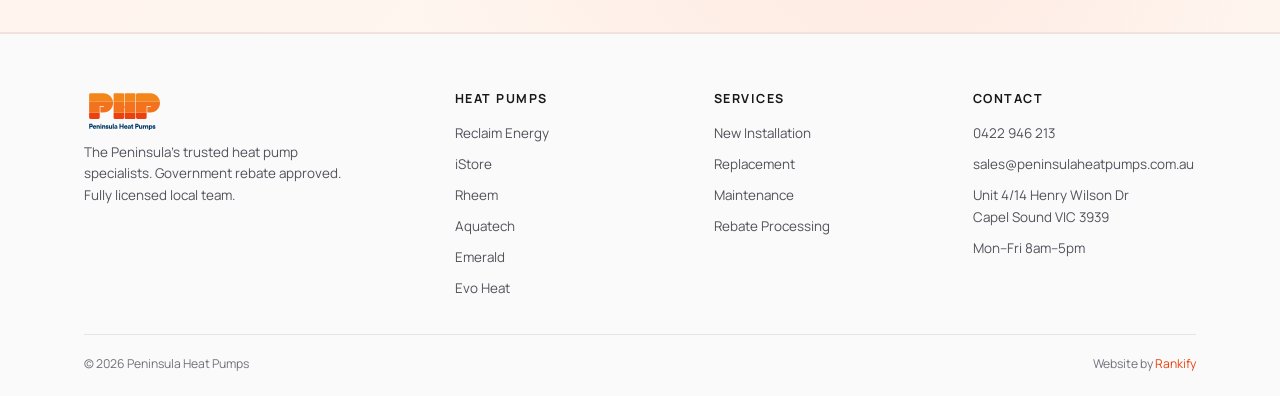
<file: heat-pumps.html>
<!DOCTYPE html>
<html lang="en">
<head>
<!-- Google Tag Manager -->
<script>(function(w,d,s,l,i){w[l]=w[l]||[];w[l].push({'gtm.start':
new Date().getTime(),event:'gtm.js'});var f=d.getElementsByTagName(s)[0],
j=d.createElement(s),dl=l!='dataLayer'?'&l='+l:'';j.async=true;j.src=
'https://www.googletagmanager.com/gtm.js?id='+i+dl;f.parentNode.insertBefore(j,f);
})(window,document,'script','dataLayer','GTM-5JXBKLQL');</script>
<!-- End Google Tag Manager -->
<meta charset="UTF-8">
<meta name="viewport" content="width=device-width, initial-scale=1.0">
<link rel="icon" type="image/png" href="images/favicon.png"><link rel="icon" type="image/png" sizes="32x32" href="images/favicon-32x32.png"><link rel="icon" type="image/png" sizes="16x16" href="images/favicon-16x16.png"><link rel="apple-touch-icon" sizes="180x180" href="images/apple-touch-icon.png">
<link rel="preconnect" href="https://fonts.googleapis.com">
<link href="https://fonts.googleapis.com/css2?family=Manrope:wght@400;500;600;700;800&display=swap" rel="stylesheet">
<link rel="stylesheet" href="assets/site.css">
<title>Heat&nbsp;Pumps | Peninsula Heat&nbsp;Pumps</title>
<meta name="description" content="Compare 5 trusted heat&nbsp;pump brands &mdash; Reclaim, iStore, Rheem, Aquatech, Emerald. From value to premium, all rebate-eligible. Free quote.">
<link rel="canonical" href="https://peninsulaheatpumps.com.au/heat-pumps.html">
<meta property="og:type" content="website">
<meta property="og:title" content="Heat Pumps | Peninsula Heat Pumps">
<meta property="og:description" content="Compare 5 trusted heat pump brands &mdash; Reclaim, iStore, Rheem, Aquatech, Emerald. From value to premium, all rebate-eligible. Free quote.">
<meta property="og:url" content="https://peninsulaheatpumps.com.au/heat-pumps.html">
<meta property="og:site_name" content="Peninsula Heat Pumps">
</head>
<body>
<!-- Google Tag Manager (noscript) -->
<noscript><iframe src="https://www.googletagmanager.com/ns.html?id=GTM-5JXBKLQL"
height="0" width="0" style="display:none;visibility:hidden"></iframe></noscript>
<!-- End Google Tag Manager (noscript) -->
<nav class="nav" id="nav">
  <div class="nav-in">
    <a href="index.html" class="logo"><img src="images/logo-white-text.svg" alt="Peninsula Heat&nbsp;Pumps" class="logo-light"><img src="images/logo-original.svg" alt="Peninsula Heat&nbsp;Pumps" class="logo-dark"></a>
    <ul class="nav-l">
      <li class="has-dd"><a href="heat-pumps.html">Heat&nbsp;Pumps <span class="chev">&#9662;</span></a>
        <div class="dropdown">
          <a href="heat-pumps.html" class="dd-feat">Compare Heat&nbsp;Pumps</a>
          <div class="dd-sep"></div>
          <a href="reclaim.html">Reclaim Energy</a>
          <a href="istore.html">iStore</a>
          <a href="rheem.html">Rheem</a>
          <a href="aquatech.html">Aquatech</a>
          <a href="emeralds.html">Emerald</a>
          <a href="evoheat.html">Evo Heat</a>
        </div>
      </li>
      <li class="has-dd"><a href="services.html">Services <span class="chev">&#9662;</span></a>
        <div class="dropdown">
          <a href="services.html" class="dd-feat">All Services</a>
          <div class="dd-sep"></div>
          <a href="services.html#install">Heat&nbsp;Pump Installation</a>
          <a href="services.html#replace">System Replacement</a>
          <a href="services.html#maintain">Maintenance &amp; Repairs</a>
          <a href="pool-heat-pumps.html">Pool Heat&nbsp;Pumps</a>
          <a href="heating-cooling.html">Heating &amp; Cooling</a>
        </div>
      </li>
      <li><a href="rebates.html">Rebates</a></li>
      <li><a href="about.html">About</a></li>
      <li><a href="contact-us.html">Contact</a></li>
    </ul>
    <div class="nav-r">
      <a href="tel:0422946213" class="nav-ph">&#128222; 0422 946 213</a>
      <a href="#quote-form" class="nav-cta">Free Quote</a>
    </div>
    <button class="mob-tog" aria-label="Menu"><span></span><span></span><span></span></button>
  </div>
</nav>
<aside class="mdrawer" id="mdrawer"><button class="mdrawer-close" type="button" aria-label="Close menu">&times;</button>
  <ul class="mdrawer-list">
    <li><a href="index.html">Home</a></li>
    <li class="mdd">
      <button class="mdd-tog" type="button">Heat&nbsp;Pumps <span class="mdd-chev">&#9662;</span></button>
      <ul class="mdd-sub">
        <li><a href="heat-pumps.html" class="dd-feat-mob">Compare Heat&nbsp;Pumps</a></li>
        <li><a href="reclaim.html">Reclaim Energy</a></li>
        <li><a href="istore.html">iStore</a></li>
        <li><a href="rheem.html">Rheem</a></li>
        <li><a href="aquatech.html">Aquatech</a></li>
        <li><a href="emeralds.html">Emerald</a></li>
        <li><a href="evoheat.html">Evo Heat</a></li>
      </ul>
    </li>
    <li class="mdd">
      <button class="mdd-tog" type="button">Services <span class="mdd-chev">&#9662;</span></button>
      <ul class="mdd-sub">
        <li><a href="services.html" class="dd-feat-mob">All Services</a></li>
        <li><a href="services.html#install">Heat&nbsp;Pump Installation</a></li>
        <li><a href="services.html#replace">System Replacement</a></li>
        <li><a href="services.html#maintain">Maintenance &amp; Repairs</a></li>
        <li><a href="pool-heat-pumps.html">Pool Heat&nbsp;Pumps</a></li>
        <li><a href="heating-cooling.html">Heating &amp; Cooling</a></li>
      </ul>
    </li>
    <li><a href="rebates.html">Rebates</a></li>
    <li><a href="about.html">About</a></li>
    <li><a href="contact-us.html">Contact</a></li>
  </ul>
  <div class="mdrawer-cta">
    <a href="tel:0422946213" class="mc-call">&#128222; 0422 946 213</a>
    <a href="#quote-form" class="mc-quote">Get a Free Quote &rarr;</a>
  </div>
</aside>
<section class="phero">
  <div class="phero-bg"><img src="images/install-reclaim-hero.jpg" alt=""></div>
  <div class="phero-inner ctr">
    <div class="crumb"><a href="index.html">Home</a><span class="sep">&rsaquo;</span> Heat&nbsp;Pumps</div>
    <h1>Premium heat&nbsp;pumps, <span class="em">massive rebates</span></h1>
    <p>A select range of trusted brands across every budget &mdash; from value all-in-one systems to premium Australian-made split systems with CO&#8322; refrigerant. Every system fully rebate-eligible.</p>
    <div class="phero-btns">
      <a href="#quote-form" class="btn-p">Request a Quote &rarr;</a>
      <a href="tel:0422946213" class="btn-glass">&#128222; 0422 946 213</a>
    </div>
  </div>
</section>

<section class="sec" style="background:var(--g50);border-top:1px solid var(--g200);border-bottom:1px solid var(--g200)" id="compare">
  <div class="ctr">
    <div class="sec-tag fade">Side-by-Side Compare</div>
    <h2 class="sec-t fade">Compare any 3 systems</h2>
    <p class="sec-sub fade">Tap to select up to 3 brands and see capacity, recovery, noise, refrigerant and warranty side-by-side. Works on mobile too.</p>
    <div class="compare-tool fade" id="compareTool">
      <div class="csel"></div>
      <div class="csel-hint"></div>
      <div class="cmp-grid"></div>
    </div>
  </div>
</section>

<section class="sec">
  <div class="ctr">
    <div class="sec-tag fade">Why install a heat&nbsp;pump?</div>
    <h2 class="sec-t fade">A smart, energy-efficient alternative</h2>
    <p class="sec-sub fade">Using technology similar to a reverse-cycle air conditioner, a heat&nbsp;pump hot&nbsp;water system captures heat from the surrounding air and transfers it into your water supply &mdash; a smarter alternative to traditional electric or gas water heaters.</p>
    <div class="content-g" style="margin-top:36px">
      <div class="content-body fade">
        <h3>How it works</h3>
        <p>Heat pumps use refrigerant gas to absorb heat from the outside air. The gas is compressed (raising its temperature), then circulated through copper piping to transfer that heat into the water tank. The process repeats continuously, efficiently heating your water.</p>
        <h3 style="margin-top:24px">Why it&apos;s so efficient</h3>
        <p>Unlike traditional systems that <em>generate</em> heat with electric elements or gas burners, heat&nbsp;pumps simply <em>move</em> heat from the air into the water. This transfer process requires far less energy &mdash; making it a highly cost-effective solution for your home.</p>
      </div>
      <div class="content-img fade"><img src="images/install-reclaim-hero.jpg" alt="Heat pump installation"></div>
    </div>
  </div>
</section>

<section class="sec" style="background:var(--g50);border-top:1px solid var(--g200);border-bottom:1px solid var(--g200)">
  <div class="ctr">
    <div class="sec-tag fade">Solar-Friendly</div>
    <h2 class="sec-t fade">Got rooftop solar? Use it twice as well</h2>
    <p class="sec-sub fade">For homes with solar, a heat&nbsp;pump hot&nbsp;water system effectively becomes a <strong>solar storage solution</strong>. Heat your water during the day using free solar energy, then use that hot&nbsp;water all evening &mdash; squeezing far more value from every solar panel on your roof.</p>
    <div class="fg">
      <div class="fg-card fade">
        <div class="fg-ico"><svg viewBox="0 0 24 24" aria-hidden="true"><path d="M13 2 4 14h7l-1 8 9-12h-7l1-8Z"/></svg></div>
        <h4>Energy efficient</h4><p>Significantly less electricity than conventional systems. Up to 80% energy reduction with premium models.</p>
      </div>
      <div class="fg-card fade">
        <div class="fg-ico"><svg viewBox="0 0 24 24" aria-hidden="true"><path d="M12 1v22M17 5H9.5a3.5 3.5 0 0 0 0 7h5a3.5 3.5 0 0 1 0 7H6"/></svg></div>
        <h4>Lower running costs</h4><p>Reduced energy use means real long-term savings on every quarterly bill.</p>
      </div>
      <div class="fg-card fade">
        <div class="fg-ico"><svg viewBox="0 0 24 24" aria-hidden="true"><circle cx="12" cy="12" r="4"/><path d="M12 2v2M12 20v2M4.93 4.93l1.41 1.41M17.66 17.66l1.41 1.41M2 12h2M20 12h2M4.93 19.07l1.41-1.41M17.66 6.34l1.41-1.41"/></svg></div>
        <h4>Solar friendly</h4><p>Run during daylight on your own solar, or take advantage of free off-peak hours on certain electricity plans.</p>
      </div>
      <div class="fg-card fade">
        <div class="fg-ico"><svg viewBox="0 0 24 24" aria-hidden="true"><rect x="6" y="2" width="12" height="20" rx="2"/><path d="M11 18h2"/></svg></div>
        <h4>Take control</h4><p>Adjust temperature and modes via control panel or app &mdash; tune for guests, holidays, or excess solar generation.</p>
      </div>
      <div class="fg-card fade">
        <div class="fg-ico"><svg viewBox="0 0 24 24" aria-hidden="true"><path d="M3 10 12 3l9 7M5 10v10h14V10M9 20v-6h6v6"/></svg></div>
        <h4>Government rebates</h4><p>Up to &#36;2,500+ stacked across Solar Victoria, STCs, and VEECs &mdash; we handle the paperwork.</p>
      </div>
      <div class="fg-card fade">
        <div class="fg-ico"><svg viewBox="0 0 24 24" aria-hidden="true"><path d="M11 5 6 9H2v6h4l5 4V5zM23 9l-6 6M17 9l6 6"/></svg></div>
        <h4>Whisper-quiet</h4><p>Premium systems run as low as 37 dBA &mdash; barely audible, ideal for tight townhouses and units.</p>
      </div>
    </div>
  </div>
</section>

<section class="sec">
  <div class="ctr">
    <div class="sec-tag fade">Our Range</div>
    <h2 class="sec-t fade">Select trusted brands</h2>
    <p class="sec-sub fade">Every system below is fully rebate-eligible. Click through for full specs, or request a quote and we'll recommend the right fit for your home.</p>
    <div class="prod-g">
      <div class="pcard fade">
        <div class="pcard-img"><img src="images/product-emerald.png" alt="Emerald"></div>
        <div class="pcard-body">
          <div class="tier">Great Value &mdash; &#36;&#36;</div><h3>Emerald 270L</h3>
          <p class="desc">Smart, efficient, affordable. Select &amp; Pro models, both with built-in WiFi for smart control. Comprehensive 5-year parts &amp; labour.</p>
          <div class="pspecs"><div class="psp"><span class="k">Capacity</span><span class="va">270L</span></div><div class="psp"><span class="k">Recovery</span><span class="va">79&ndash;108 L/hr</span></div><div class="psp"><span class="k">Warranty</span><span class="va">5 yr P&amp;L</span></div></div>
          <a href="emeralds.html" class="pcta">View Emerald &rarr;</a>
        </div>
      </div>
      <div class="pcard fade">
        <div class="pcard-img"><img src="images/product-aquatech.png" alt="Aquatech"></div>
        <div class="pcard-body">
          <div class="tier">Reliable &mdash; &#36;&#36;&#36;</div><h3>Aquatech</h3>
          <p class="desc">Toshiba compressor, plug-in install, WiFi smart controller, runs efficiently down to -7&deg;C. Rapid X6 (225L) or Dynamic X8 (268L).</p>
          <div class="pspecs"><div class="psp"><span class="k">Capacity</span><span class="va">225L / 268L</span></div><div class="psp"><span class="k">Noise</span><span class="va">43 dB(A)</span></div><div class="psp"><span class="k">Warranty</span><span class="va">5 Years</span></div></div>
          <a href="aquatech.html" class="pcta">View Aquatech &rarr;</a>
        </div>
      </div>
      <div class="pcard feat fade"><span class="ptag">Most Popular</span>
        <div class="pcard-img"><img src="images/product-istore.png" alt="iStore"></div>
        <div class="pcard-body">
          <div class="tier">Best Seller &mdash; &#36;&#36;&#36;</div><h3>iStore 270L</h3>
          <p class="desc">Award-winning all-in-one with built-in WiFi via the iStore app. Cuts hot&nbsp;water energy by up to two-thirds. 270L (180L on request).</p>
          <div class="pspecs"><div class="psp"><span class="k">Capacity</span><span class="va">270L</span></div><div class="psp"><span class="k">Recovery</span><span class="va">70&ndash;80 L/hr</span></div><div class="psp"><span class="k">Noise</span><span class="va">~47 dB</span></div></div>
          <a href="istore.html" class="pcta">View iStore &rarr;</a>
        </div>
      </div>
      <div class="pcard fade">
        <div class="pcard-img"><img src="images/product-rheem.png" alt="Rheem"></div>
        <div class="pcard-body">
          <div class="tier">Premium &mdash; &#36;&#36;&#36;&#36;</div><h3>Rheem AmbiPower</h3>
          <p class="desc">Australian-made, R290, 10-year cylinder warranty. 280L all-in-one or 315L stainless / 325L vitreous enamel split.</p>
          <div class="pspecs"><div class="psp"><span class="k">Capacity</span><span class="va">280L &ndash; 325L</span></div><div class="psp"><span class="k">Recovery</span><span class="va">56&ndash;87 L/hr</span></div><div class="psp"><span class="k">Service</span><span class="va">National Network</span></div></div>
          <a href="rheem.html" class="pcta">View Rheem &rarr;</a>
        </div>
      </div>
      <div class="pcard fade">
        <div class="pcard-img"><img src="images/product-reclaim.jpg" alt="Reclaim"></div>
        <div class="pcard-body">
          <div class="tier">Premium &mdash; &#36;&#36;&#36;&#36;</div><h3>Reclaim Split System</h3>
          <p class="desc">Up to 80% energy reduction with CO&#8322; technology. Whisper-quiet ~37 dB, 110L/hr recovery. Glass or stainless tank, V1.1 or V2 WiFi controller.</p>
          <div class="pspecs"><div class="psp"><span class="k">Capacity</span><span class="va">160 / 250 / 315 / 400L</span></div><div class="psp"><span class="k">Refrigerant</span><span class="va">CO&#8322; Natural</span></div><div class="psp"><span class="k">Warranty</span><span class="va">7&ndash;10 yr ctrl</span></div></div>
          <a href="reclaim.html" class="pcta">View Reclaim &rarr;</a>
        </div>
      </div>
      <div class="pcard fade">
        <div class="pcard-img"><img src="images/product-evoheat.png" alt="Evo Heat"></div>
        <div class="pcard-body">
          <div class="tier">Reliable &mdash; &#36;&#36;&#36;</div><h3>Evo Heat</h3>
          <p class="desc">Energy-efficient air-source heat&nbsp;pumps. Suits residential and commercial. Our preferred range for pool heating too.</p>
          <div class="pspecs"><div class="psp"><span class="k">Capacity</span><span class="va">270L</span></div><div class="psp"><span class="k">Use</span><span class="va">Hot Water &amp; Pool</span></div><div class="psp"><span class="k">Warranty</span><span class="va">5 Years</span></div></div>
          <a href="evoheat.html" class="pcta">View Evo Heat &rarr;</a>
        </div>
      </div>
    </div>
  </div>
</section>

<section class="sec why-sec">
  <div class="ctr">
    <div class="sec-tag fade">Not sure which?</div>
    <h2 class="sec-t fade">We&apos;ll match you to the right system</h2>
    <p class="sec-sub fade" style="margin-bottom:24px">Tell us your household size, current system and budget &mdash; we&apos;ll recommend the perfect fit and tell you exactly how much you can save with rebates.</p>
    <a href="#quote-form" class="btn-p">Get My Recommendation &rarr;</a>
  </div>
</section>

<section class="sec form-sec" id="quote">
  <div class="ctr">
    <div class="form-g">
      <div class="form-info fade">
        <div class="sec-tag">Free Quote</div>
        <h2 class="sec-t">Request a quote<br>in 60 seconds</h2>
        <p class="sec-sub">Answer a few quick questions and we&apos;ll come back with a personalised system recommendation and your full rebate breakdown.</p>
        <div class="fperks">
          <div class="fperk"><div class="fpd">&#10003;</div>No obligation &mdash; completely free</div>
          <div class="fperk"><div class="fpd">&#10003;</div>See your exact rebate eligibility</div>
          <div class="fperk"><div class="fpd">&#10003;</div>Personalised system recommendation</div>
          <div class="fperk"><div class="fpd">&#10003;</div>Fast, no-obligation response</div>
        </div>
        <div class="form-img"><img src="images/install-selfie.jpg" alt="Peninsula Heat&nbsp;Pumps installer"></div>
      </div>
      <div class="qform fade" data-context="Heat&nbsp;Pump Hot&nbsp;Water" id="quote-form">
        <div class="qform-head"><div class="qh-tag">Free Quote</div><h3>Get a Free Quote</h3></div>
        <div class="fsteps"><div class="fstep active"></div><div class="fstep"></div><div class="fstep"></div><div class="fstep"></div></div>
        <div class="fslide active" data-s="1" data-field="Current System">
          <h3>What&apos;s your current hot&nbsp;water system?</h3><p class="fsub">This helps us calculate your rebate eligibility.</p>
          <div class="og">
            <button class="ob" data-v="Electric"><div class="oico"><svg viewBox="0 0 24 24" aria-hidden="true"><path d="M13 2 4 14h7l-1 8 9-12h-7l1-8Z"/></svg></div><div class="olbl">Electric</div></button>
            <button class="ob" data-v="Gas"><div class="oico"><svg viewBox="0 0 24 24" aria-hidden="true"><path d="M12 2c-2 3-5 6-5 11a5 5 0 0 0 10 0c0-4-3-7-5-11Z"/></svg></div><div class="olbl">Gas</div></button>
            <button class="ob" data-v="Solar"><div class="oico"><svg viewBox="0 0 24 24" aria-hidden="true"><circle cx="12" cy="12" r="4"/><path d="M12 2v2M12 20v2M4.93 4.93l1.41 1.41M17.66 17.66l1.41 1.41M2 12h2M20 12h2M4.93 19.07l1.41-1.41M17.66 6.34l1.41-1.41"/></svg></div><div class="olbl">Solar</div></button>
            <button class="ob" data-v="Not Sure"><div class="oico"><svg viewBox="0 0 24 24" aria-hidden="true"><circle cx="12" cy="12" r="10"/><path d="M9.1 9a3 3 0 0 1 5.83 1c0 2-3 3-3 3"/><line x1="12" y1="17" x2="12.01" y2="17"/></svg></div><div class="olbl">Not Sure</div></button>
          </div>
          <div class="fnav"><button class="fn">Next &rarr;</button></div>
        </div>
        <div class="fslide" data-s="2" data-field="Household Size">
          <h3>How many people in your household?</h3><p class="fsub">We&apos;ll recommend the right tank size.</p>
          <div class="og">
            <button class="ob" data-v="1-2"><div class="oico"><svg viewBox="0 0 24 24" aria-hidden="true"><circle cx="12" cy="8" r="4"/><path d="M4 21v-1c0-4 4-6 8-6s8 2 8 6v1"/></svg></div><div class="olbl">1&ndash;2</div></button>
            <button class="ob" data-v="3-4"><div class="oico"><svg viewBox="0 0 24 24" aria-hidden="true"><circle cx="9" cy="8" r="3"/><circle cx="17" cy="9" r="2.5"/><path d="M3 20v-1c0-3 3-5 6-5s6 2 6 5v1M15 20v-1c0-2 2-3 4-3s4 1 4 3v1"/></svg></div><div class="olbl">3&ndash;4</div></button>
            <button class="ob" data-v="5-6"><div class="oico"><svg viewBox="0 0 24 24" aria-hidden="true"><circle cx="7" cy="9" r="2.2"/><circle cx="17" cy="9" r="2.2"/><circle cx="12" cy="14" r="1.8"/><path d="M2 21v-1c0-2 2-3.5 5-3.5s5 1.5 5 3.5v1M12 21v-1c0-2 2-3.5 5-3.5s5 1.5 5 3.5v1M8 21c0-1.5 1-2.5 4-2.5s4 1 4 2.5"/></svg></div><div class="olbl">5&ndash;6</div></button>
            <button class="ob" data-v="7+"><div class="oico"><svg viewBox="0 0 24 24" aria-hidden="true"><path d="M3 11 12 3l9 8M5 11v10h14V11M9 21v-6h6v6"/></svg></div><div class="olbl">7+</div></button>
          </div>
          <div class="fnav"><button class="fb">&larr; Back</button><button class="fn">Next &rarr;</button></div>
        </div>
        <div class="fslide" data-s="3" data-field="Project Type">
          <h3>What do you need?</h3><p class="fsub">We cover installs, replacements, and repairs.</p>
          <div class="og">
            <button class="ob" data-v="New Install"><div class="oico"><svg viewBox="0 0 24 24" aria-hidden="true"><path d="M12 4v16M4 12h16"/></svg></div><div class="olbl">New Install</div></button>
            <button class="ob" data-v="Replacement"><div class="oico"><svg viewBox="0 0 24 24" aria-hidden="true"><path d="M3 12a9 9 0 0 1 15-6l3 3M21 3v6h-6"/><path d="M21 12a9 9 0 0 1-15 6l-3-3M3 21v-6h6"/></svg></div><div class="olbl">Replacement</div></button>
            <button class="ob" data-v="Repair"><div class="oico"><svg viewBox="0 0 24 24" aria-hidden="true"><path d="M14.7 6.3a4 4 0 1 0-5.4 5.4L3 18l3 3 6.3-6.3a4 4 0 1 0 5.4-5.4l-2.6 2.6-3-3 2.6-2.6Z"/></svg></div><div class="olbl">Repair</div></button>
            <button class="ob" data-v="Just Advice"><div class="oico"><svg viewBox="0 0 24 24" aria-hidden="true"><path d="M21 12c0 4-4 7-9 7-1.5 0-3-.3-4.2-.8L3 20l1.2-3.6C3.4 15.4 3 13.7 3 12c0-4 4-7 9-7s9 3 9 7Z"/></svg></div><div class="olbl">Just Advice</div></button>
          </div>
          <div class="fnav"><button class="fb">&larr; Back</button><button class="fn">Next &rarr;</button></div>
        </div>
        <div class="fslide" data-s="4">
          <h3>Almost done &mdash; your details</h3><p class="fsub">We&apos;ll be in touch soon.</p>
          <input type="text" class="finp" placeholder="Your name">
          <input type="tel" class="finp" placeholder="Phone number">
          <input type="email" class="finp" placeholder="Email address">
          <input type="text" class="finp" placeholder="Suburb">
          <textarea class="finp" placeholder="Anything else we should know? (optional)" data-optional></textarea>
          <input type="text" name="_honey" style="display:none" tabindex="-1" autocomplete="off">
          <div class="fnav"><button class="fb">&larr; Back</button><button class="fn" data-action="submit">Request My Quote &rarr;</button></div>
        </div>
        <div class="fslide" data-s="5">
          <div style="text-align:center;padding:28px 0"><div style="font-size:2.2rem;margin-bottom:10px">&#9989;</div><h3 style="margin-bottom:6px">We&apos;re On It!</h3><p class="fsub" style="margin:0">Your enquiry has been sent &mdash; we&apos;ll be in touch as soon as possible with your personalised quote and rebate breakdown. Need urgent help? Call <a href="tel:0422946213" style="color:var(--orange);font-weight:700">0422 946 213</a>.</p></div>
        </div>
      </div>
    </div>
  </div>
</section>
<section class="cta-strip">
  <div class="ctr">
    <h2 class="fade">Ready to slash your hot&nbsp;water bills?</h2>
    <p class="fade">Get a free, no-obligation quote with your full government rebate breakdown.</p>
    <div class="cta-strip-btns fade">
      <a href="#quote-form" class="btn-p">Request a Quote &rarr;</a>
      <a href="tel:0422946213" class="btn-glass">&#128222; 0422 946 213</a>
    </div>
  </div>
</section>
<footer class="foot">
  <div class="ctr">
    <div class="foot-g">
      <div class="foot-brand">
        <a href="index.html" class="logo"><img src="images/logo-white-text.svg" alt="Peninsula Heat&nbsp;Pumps" class="logo-light"><img src="images/logo-original.svg" alt="Peninsula Heat&nbsp;Pumps" class="logo-dark"></a>
        <p>The Peninsula's trusted heat&nbsp;pump specialists. Government rebate approved. Fully licensed local team.</p>
      </div>
      <div><h4>Heat&nbsp;Pumps</h4><ul class="foot-l">
        <li><a href="reclaim.html">Reclaim Energy</a></li>
        <li><a href="istore.html">iStore</a></li>
        <li><a href="rheem.html">Rheem</a></li>
        <li><a href="aquatech.html">Aquatech</a></li>
        <li><a href="emeralds.html">Emerald</a></li>
        <li><a href="evoheat.html">Evo Heat</a></li>
      </ul></div>
      <div><h4>Services</h4><ul class="foot-l">
        <li><a href="services.html">New Installation</a></li>
        <li><a href="services.html">Replacement</a></li>
        <li><a href="services.html">Maintenance</a></li>
        <li><a href="rebates.html">Rebate Processing</a></li>
              </ul></div>
      <div><h4>Contact</h4><ul class="foot-l">
        <li><a href="tel:0422946213">0422 946 213</a></li>
        <li><a href="mailto:sales@peninsulaheatpumps.com.au">sales@peninsulaheatpumps.com.au</a></li>
        <li><a>Unit 4/14 Henry Wilson Dr<br>Capel Sound VIC 3939</a></li>
        <li><a>Mon&ndash;Fri 8am&ndash;5pm</a></li>
      </ul></div>
    </div>
    <div class="foot-b"><span>&copy; 2026 Peninsula Heat&nbsp;Pumps</span><span>Website by <a href="https://rankify.com.au">Rankify</a></span></div>
  </div>
</footer>
<div class="sticky"><a href="tel:0422946213" class="sc">&#128222; Call</a><a href="#quote-form" class="sq">Free Quote</a></div>
<script src="assets/site.js"></script>
</body>
</html>
</file>
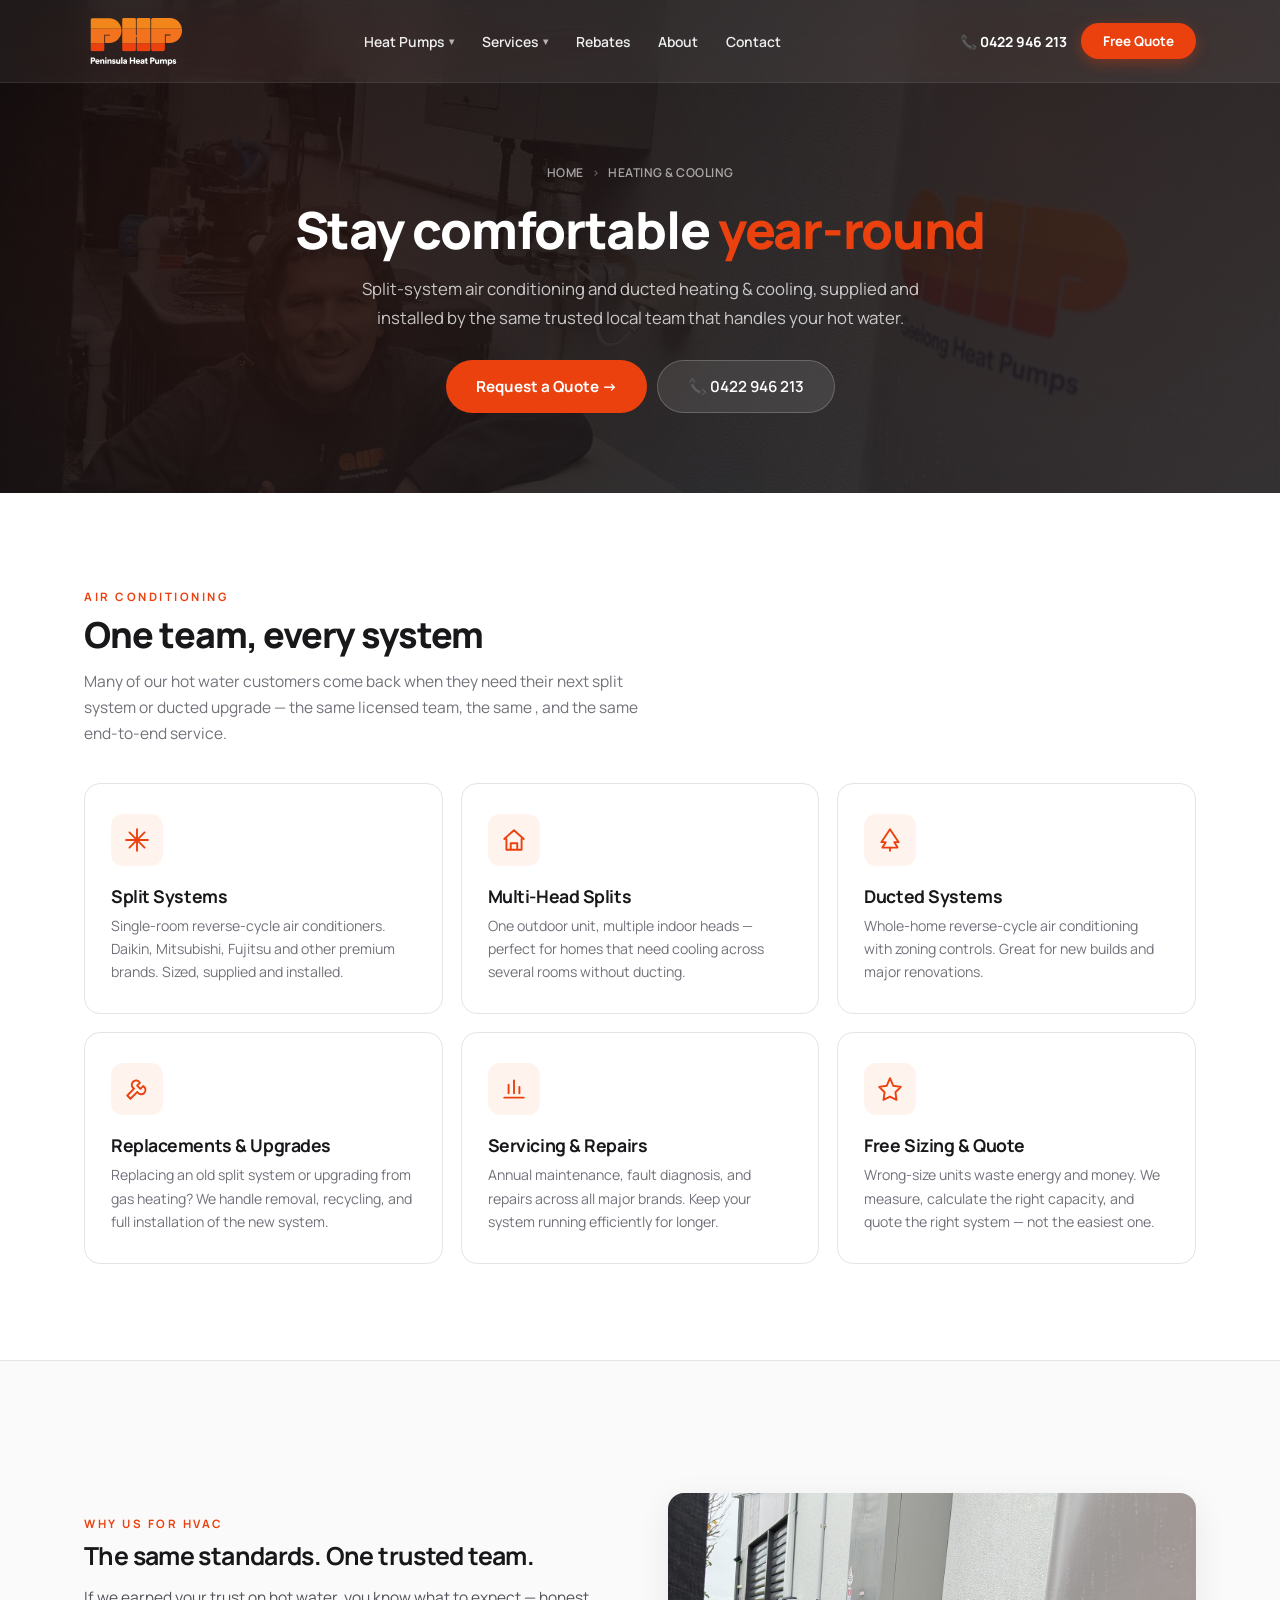
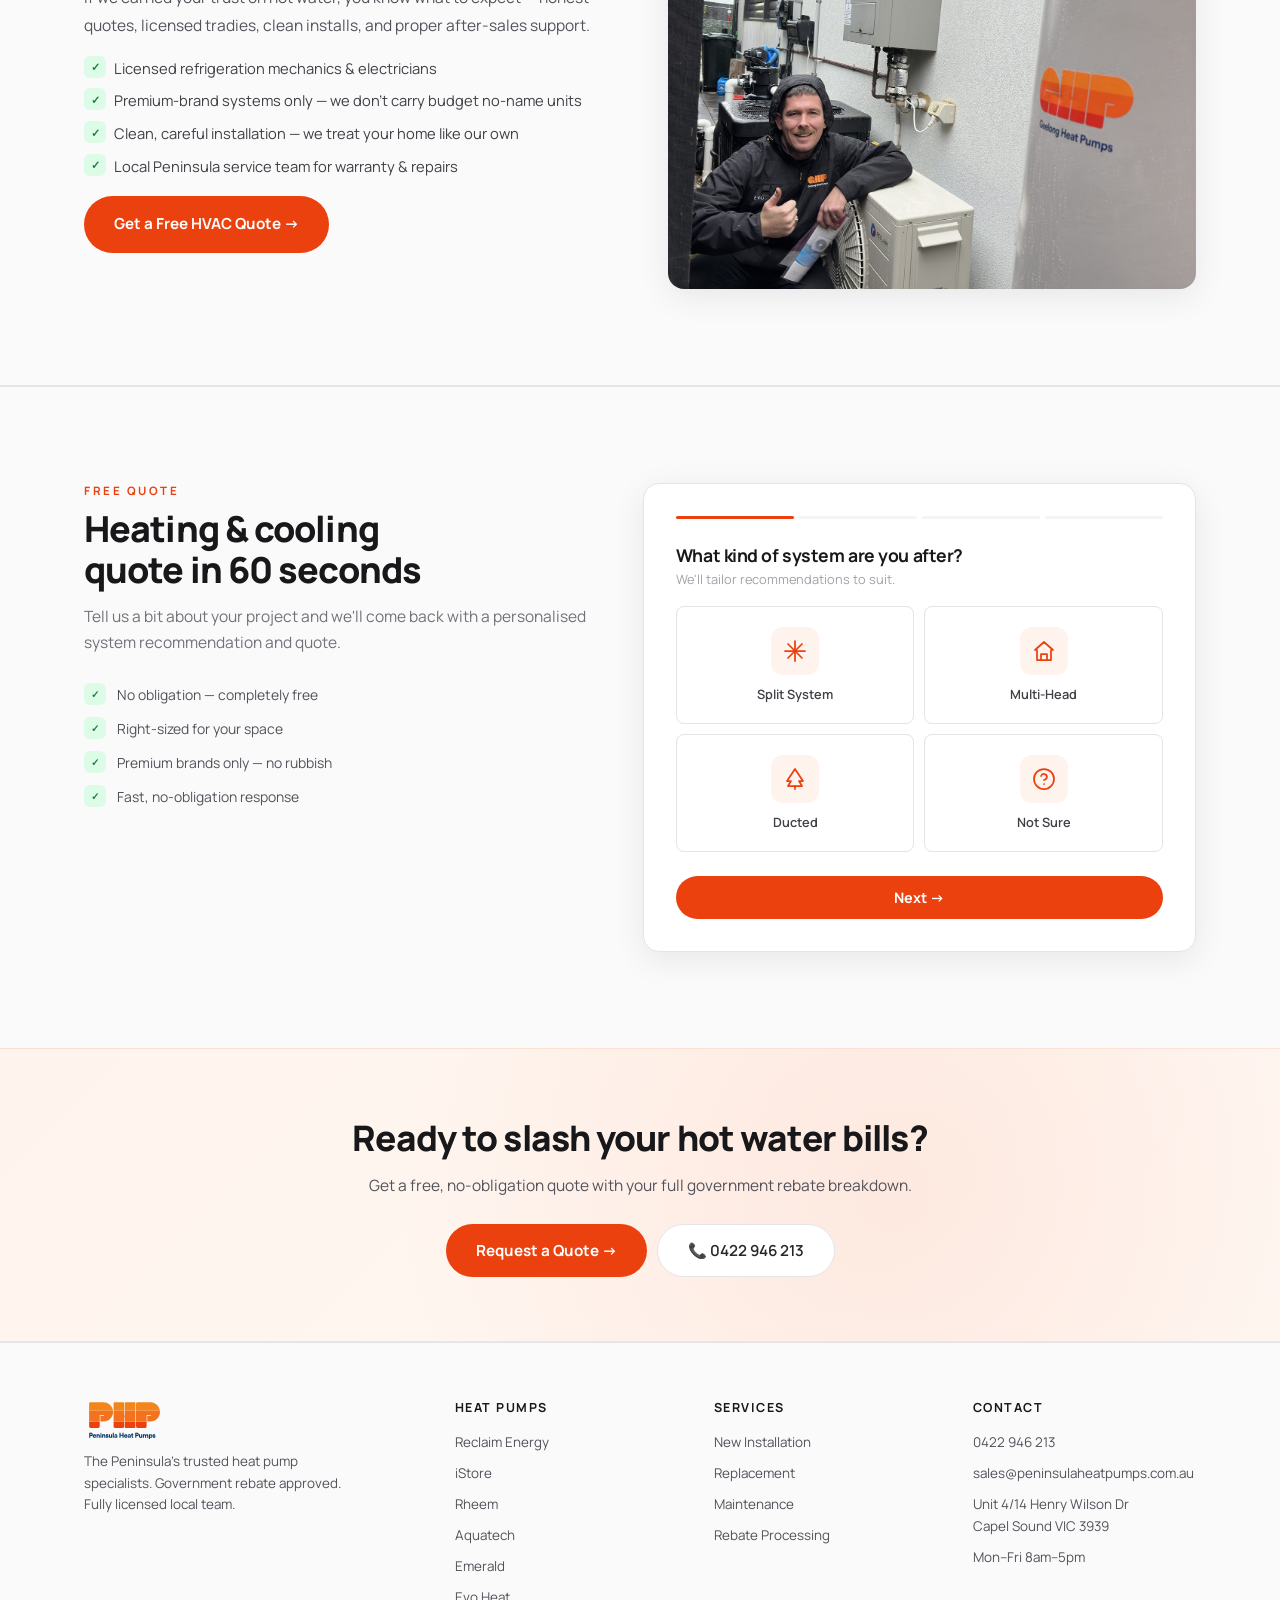
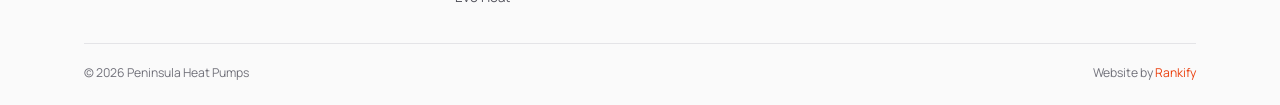
<file: heating-cooling.html>
<!DOCTYPE html>
<html lang="en">
<head>
<!-- Google Tag Manager -->
<script>(function(w,d,s,l,i){w[l]=w[l]||[];w[l].push({'gtm.start':
new Date().getTime(),event:'gtm.js'});var f=d.getElementsByTagName(s)[0],
j=d.createElement(s),dl=l!='dataLayer'?'&l='+l:'';j.async=true;j.src=
'https://www.googletagmanager.com/gtm.js?id='+i+dl;f.parentNode.insertBefore(j,f);
})(window,document,'script','dataLayer','GTM-5JXBKLQL');</script>
<!-- End Google Tag Manager -->
<meta charset="UTF-8">
<meta name="viewport" content="width=device-width, initial-scale=1.0">
<link rel="icon" type="image/png" href="images/favicon.png"><link rel="icon" type="image/png" sizes="32x32" href="images/favicon-32x32.png"><link rel="icon" type="image/png" sizes="16x16" href="images/favicon-16x16.png"><link rel="apple-touch-icon" sizes="180x180" href="images/apple-touch-icon.png">
<link rel="preconnect" href="https://fonts.googleapis.com">
<link href="https://fonts.googleapis.com/css2?family=Manrope:wght@400;500;600;700;800&display=swap" rel="stylesheet">
<link rel="stylesheet" href="assets/site.css">
<title>Heating &amp; Cooling | Peninsula Heat&nbsp;Pumps</title>
<meta name="description" content="Split-system air conditioning, multi-head systems, and ducted heating &amp; cooling installed by The Peninsula's trusted local team. Free quotes, premium brands.">
<link rel="canonical" href="https://peninsulaheatpumps.com.au/heating-cooling.html">
<meta property="og:type" content="website">
<meta property="og:title" content="Heating &amp; Cooling | Peninsula Heat Pumps">
<meta property="og:description" content="Split-system air conditioning, multi-head systems, and ducted heating &amp; cooling installed by The Peninsula's trusted local team. Free quotes, premium brands.">
<meta property="og:url" content="https://peninsulaheatpumps.com.au/heating-cooling.html">
<meta property="og:site_name" content="Peninsula Heat Pumps">
</head>
<body>
<!-- Google Tag Manager (noscript) -->
<noscript><iframe src="https://www.googletagmanager.com/ns.html?id=GTM-5JXBKLQL"
height="0" width="0" style="display:none;visibility:hidden"></iframe></noscript>
<!-- End Google Tag Manager (noscript) -->
<nav class="nav" id="nav">
  <div class="nav-in">
    <a href="index.html" class="logo"><img src="images/logo-white-text.svg" alt="Peninsula Heat&nbsp;Pumps" class="logo-light"><img src="images/logo-original.svg" alt="Peninsula Heat&nbsp;Pumps" class="logo-dark"></a>
    <ul class="nav-l">
      <li class="has-dd"><a href="heat-pumps.html">Heat&nbsp;Pumps <span class="chev">&#9662;</span></a>
        <div class="dropdown">
          <a href="heat-pumps.html" class="dd-feat">Compare Heat&nbsp;Pumps</a>
          <div class="dd-sep"></div>
          <a href="reclaim.html">Reclaim Energy</a>
          <a href="istore.html">iStore</a>
          <a href="rheem.html">Rheem</a>
          <a href="aquatech.html">Aquatech</a>
          <a href="emeralds.html">Emerald</a>
          <a href="evoheat.html">Evo Heat</a>
        </div>
      </li>
      <li class="has-dd"><a href="services.html">Services <span class="chev">&#9662;</span></a>
        <div class="dropdown">
          <a href="services.html" class="dd-feat">All Services</a>
          <div class="dd-sep"></div>
          <a href="services.html#install">Heat&nbsp;Pump Installation</a>
          <a href="services.html#replace">System Replacement</a>
          <a href="services.html#maintain">Maintenance &amp; Repairs</a>
          <a href="pool-heat-pumps.html">Pool Heat&nbsp;Pumps</a>
          <a href="heating-cooling.html">Heating &amp; Cooling</a>
        </div>
      </li>
      <li><a href="rebates.html">Rebates</a></li>
      <li><a href="about.html">About</a></li>
      <li><a href="contact-us.html">Contact</a></li>
    </ul>
    <div class="nav-r">
      <a href="tel:0422946213" class="nav-ph">&#128222; 0422 946 213</a>
      <a href="#quote-form" class="nav-cta">Free Quote</a>
    </div>
    <button class="mob-tog" aria-label="Menu"><span></span><span></span><span></span></button>
  </div>
</nav>
<aside class="mdrawer" id="mdrawer"><button class="mdrawer-close" type="button" aria-label="Close menu">&times;</button>
  <ul class="mdrawer-list">
    <li><a href="index.html">Home</a></li>
    <li class="mdd">
      <button class="mdd-tog" type="button">Heat&nbsp;Pumps <span class="mdd-chev">&#9662;</span></button>
      <ul class="mdd-sub">
        <li><a href="heat-pumps.html" class="dd-feat-mob">Compare Heat&nbsp;Pumps</a></li>
        <li><a href="reclaim.html">Reclaim Energy</a></li>
        <li><a href="istore.html">iStore</a></li>
        <li><a href="rheem.html">Rheem</a></li>
        <li><a href="aquatech.html">Aquatech</a></li>
        <li><a href="emeralds.html">Emerald</a></li>
        <li><a href="evoheat.html">Evo Heat</a></li>
      </ul>
    </li>
    <li class="mdd">
      <button class="mdd-tog" type="button">Services <span class="mdd-chev">&#9662;</span></button>
      <ul class="mdd-sub">
        <li><a href="services.html" class="dd-feat-mob">All Services</a></li>
        <li><a href="services.html#install">Heat&nbsp;Pump Installation</a></li>
        <li><a href="services.html#replace">System Replacement</a></li>
        <li><a href="services.html#maintain">Maintenance &amp; Repairs</a></li>
        <li><a href="pool-heat-pumps.html">Pool Heat&nbsp;Pumps</a></li>
        <li><a href="heating-cooling.html">Heating &amp; Cooling</a></li>
      </ul>
    </li>
    <li><a href="rebates.html">Rebates</a></li>
    <li><a href="about.html">About</a></li>
    <li><a href="contact-us.html">Contact</a></li>
  </ul>
  <div class="mdrawer-cta">
    <a href="tel:0422946213" class="mc-call">&#128222; 0422 946 213</a>
    <a href="#quote-form" class="mc-quote">Get a Free Quote &rarr;</a>
  </div>
</aside>
<section class="phero">
  <div class="phero-bg"><img src="images/install-team-thumbsup.jpg" alt=""></div>
  <div class="phero-inner ctr">
    <div class="crumb"><a href="index.html">Home</a><span class="sep">&rsaquo;</span> Heating &amp; Cooling</div>
    <h1>Stay comfortable <span class='em'>year-round</span></h1>
    <p>Split-system air conditioning and ducted heating &amp; cooling, supplied and installed by the same trusted local team that handles your hot&nbsp;water.</p>
    <div class="phero-btns">
      <a href="#quote-form" class="btn-p">Request a Quote &rarr;</a>
      <a href="tel:0422946213" class="btn-glass">&#128222; 0422 946 213</a>
    </div>
  </div>
</section>

<section class="sec">
  <div class="ctr">
    <div class="sec-tag fade">Air Conditioning</div>
    <h2 class="sec-t fade">One team, every system</h2>
    <p class="sec-sub fade">Many of our hot&nbsp;water customers come back when they need their next split system or ducted upgrade &mdash; the same licensed team, the same , and the same end-to-end service.</p>
    <div class="fg">
      <div class="fg-card fade">
        <div class="fg-ico"><svg viewBox="0 0 24 24" aria-hidden="true"><path d="M12 2v20M2 12h20M5 5l14 14M19 5 5 19"/></svg></div>
        <h4>Split Systems</h4>
        <p>Single-room reverse-cycle air conditioners. Daikin, Mitsubishi, Fujitsu and other premium brands. Sized, supplied and installed.</p>
      </div>
      <div class="fg-card fade">
        <div class="fg-ico"><svg viewBox="0 0 24 24" aria-hidden="true"><path d="M3 11 12 3l9 8M5 11v10h14V11M9 21v-6h6v6"/></svg></div>
        <h4>Multi-Head Splits</h4>
        <p>One outdoor unit, multiple indoor heads &mdash; perfect for homes that need cooling across several rooms without ducting.</p>
      </div>
      <div class="fg-card fade">
        <div class="fg-ico"><svg viewBox="0 0 24 24" aria-hidden="true"><path d="M12 2 4 14h4l-3 5h14l-3-5h4Z"/><path d="M12 19v3"/></svg></div>
        <h4>Ducted Systems</h4>
        <p>Whole-home reverse-cycle air conditioning with zoning controls. Great for new builds and major renovations.</p>
      </div>
      <div class="fg-card fade">
        <div class="fg-ico"><svg viewBox="0 0 24 24" aria-hidden="true"><path d="M14.7 6.3a4 4 0 1 0-5.4 5.4L3 18l3 3 6.3-6.3a4 4 0 1 0 5.4-5.4l-2.6 2.6-3-3 2.6-2.6Z"/></svg></div>
        <h4>Replacements &amp; Upgrades</h4>
        <p>Replacing an old split system or upgrading from gas heating? We handle removal, recycling, and full installation of the new system.</p>
      </div>
      <div class="fg-card fade">
        <div class="fg-ico"><svg viewBox="0 0 24 24" aria-hidden="true"><path d="M3 20h18M7 16V8M12 16V4M17 16v-6"/></svg></div>
        <h4>Servicing &amp; Repairs</h4>
        <p>Annual maintenance, fault diagnosis, and repairs across all major brands. Keep your system running efficiently for longer.</p>
      </div>
      <div class="fg-card fade">
        <div class="fg-ico"><svg viewBox="0 0 24 24" aria-hidden="true"><path d="M12 2 15 9l7 1-5 5 1 7-6-3-6 3 1-7-5-5 7-1 3-7Z"/></svg></div>
        <h4>Free Sizing &amp; Quote</h4>
        <p>Wrong-size units waste energy and money. We measure, calculate the right capacity, and quote the right system &mdash; not the easiest one.</p>
      </div>
    </div>
  </div>
</section>

<section class="sec" style="background:var(--g50);border-top:1px solid var(--g200);border-bottom:1px solid var(--g200)">
  <div class="ctr">
    <div class="content-g">
      <div class="content-body fade">
        <div class="sec-tag">Why us for HVAC</div>
        <h3>The same standards. One trusted team.</h3>
        <p>If we earned your trust on hot&nbsp;water, you know what to expect &mdash; honest quotes, licensed tradies, clean installs, and proper after-sales support.</p>
        <ul class="tlist">
          <li>Licensed refrigeration mechanics &amp; electricians</li>
          <li>Premium-brand systems only &mdash; we don't carry budget no-name units</li>
          
          <li>Clean, careful installation &mdash; we treat your home like our own</li>
          <li>Local Peninsula service team for warranty &amp; repairs</li>
        </ul>
        <p style="margin-top:18px"><a href="#quote-form" class="btn-p">Get a Free HVAC Quote &rarr;</a></p>
      </div>
      <div class="content-img fade"><img src="images/install-team-thumbsup.jpg" alt="Heating and cooling installation"></div>
    </div>
  </div>
</section>

<section class="sec form-sec" id="quote">
  <div class="ctr">
    <div class="form-g">
      <div class="form-info fade">
        <div class="sec-tag">Free Quote</div>
        <h2 class="sec-t">Heating &amp; cooling<br>quote in 60 seconds</h2>
        <p class="sec-sub">Tell us a bit about your project and we&apos;ll come back with a personalised system recommendation and quote.</p>
        <div class="fperks">
          <div class="fperk"><div class="fpd">&#10003;</div>No obligation &mdash; completely free</div>
          <div class="fperk"><div class="fpd">&#10003;</div>Right-sized for your space</div>
          <div class="fperk"><div class="fpd">&#10003;</div>Premium brands only &mdash; no rubbish</div>
          <div class="fperk"><div class="fpd">&#10003;</div>Fast, no-obligation response</div>
        </div>
      </div>
      <div class="qform fade" data-context="Heating &amp; Cooling" id="quote-form">
        <div class="qform-head"><div class="qh-tag">Free Quote</div><h3>Get a Free Quote</h3></div>
        <div class="fsteps"><div class="fstep active"></div><div class="fstep"></div><div class="fstep"></div><div class="fstep"></div></div>
        <div class="fslide active" data-s="1" data-field="System Type">
          <h3>What kind of system are you after?</h3><p class="fsub">We&apos;ll tailor recommendations to suit.</p>
          <div class="og">
            <button class="ob" data-v="Split System"><div class="oico"><svg viewBox="0 0 24 24" aria-hidden="true"><path d="M12 2v20M2 12h20M5 5l14 14M19 5 5 19"/></svg></div><div class="olbl">Split System</div></button>
            <button class="ob" data-v="Multi-head Split"><div class="oico"><svg viewBox="0 0 24 24" aria-hidden="true"><path d="M3 11 12 3l9 8M5 11v10h14V11M9 21v-6h6v6"/></svg></div><div class="olbl">Multi-Head</div></button>
            <button class="ob" data-v="Ducted"><div class="oico"><svg viewBox="0 0 24 24" aria-hidden="true"><path d="M12 2 4 14h4l-3 5h14l-3-5h4Z"/><path d="M12 19v3"/></svg></div><div class="olbl">Ducted</div></button>
            <button class="ob" data-v="Not Sure"><div class="oico"><svg viewBox="0 0 24 24" aria-hidden="true"><circle cx="12" cy="12" r="10"/><path d="M9.1 9a3 3 0 0 1 5.83 1c0 2-3 3-3 3"/><line x1="12" y1="17" x2="12.01" y2="17"/></svg></div><div class="olbl">Not Sure</div></button>
          </div>
          <div class="fnav"><button class="fn">Next &rarr;</button></div>
        </div>
        <div class="fslide" data-s="2" data-field="Project Type">
          <h3>What do you need?</h3><p class="fsub">New install, replacement, or service?</p>
          <div class="og">
            <button class="ob" data-v="New Install"><div class="oico"><svg viewBox="0 0 24 24" aria-hidden="true"><path d="M12 4v16M4 12h16"/></svg></div><div class="olbl">New Install</div></button>
            <button class="ob" data-v="Replacement"><div class="oico"><svg viewBox="0 0 24 24" aria-hidden="true"><path d="M3 12a9 9 0 0 1 15-6l3 3M21 3v6h-6"/><path d="M21 12a9 9 0 0 1-15 6l-3-3M3 21v-6h6"/></svg></div><div class="olbl">Replacement</div></button>
            <button class="ob" data-v="Repair"><div class="oico"><svg viewBox="0 0 24 24" aria-hidden="true"><path d="M14.7 6.3a4 4 0 1 0-5.4 5.4L3 18l3 3 6.3-6.3a4 4 0 1 0 5.4-5.4l-2.6 2.6-3-3 2.6-2.6Z"/></svg></div><div class="olbl">Repair</div></button>
            <button class="ob" data-v="Service"><div class="oico"><svg viewBox="0 0 24 24" aria-hidden="true"><path d="M3 20h18M7 16V8M12 16V4M17 16v-6"/></svg></div><div class="olbl">Service</div></button>
          </div>
          <div class="fnav"><button class="fb">&larr; Back</button><button class="fn">Next &rarr;</button></div>
        </div>
        <div class="fslide" data-s="3" data-field="Coverage">
          <h3>How much area do you need to cover?</h3><p class="fsub">Helps us size the right capacity.</p>
          <div class="og">
            <button class="ob" data-v="Single Room"><div class="oico"><svg viewBox="0 0 24 24" aria-hidden="true"><rect x="6" y="3" width="12" height="18" rx="1"/><circle cx="14" cy="12" r=".75" fill="currentColor"/></svg></div><div class="olbl">Single Room</div></button>
            <button class="ob" data-v="2-3 Rooms"><div class="oico"><svg viewBox="0 0 24 24" aria-hidden="true"><path d="M3 11 12 3l9 8M5 11v10h14V11M9 21v-6h6v6"/></svg></div><div class="olbl">2&ndash;3 Rooms</div></button>
            <button class="ob" data-v="Whole Home"><div class="oico"><svg viewBox="0 0 24 24" aria-hidden="true"><path d="M3 11 12 3l9 8M5 11v10h14V11M9 21v-6h6v6"/></svg></div><div class="olbl">Whole Home</div></button>
            <button class="ob" data-v="Commercial"><div class="oico"><svg viewBox="0 0 24 24" aria-hidden="true"><rect x="4" y="3" width="16" height="18" rx="1"/><path d="M8 8h2M14 8h2M8 12h2M14 12h2M8 16h2M14 16h2"/></svg></div><div class="olbl">Commercial</div></button>
          </div>
          <div class="fnav"><button class="fb">&larr; Back</button><button class="fn">Next &rarr;</button></div>
        </div>
        <div class="fslide" data-s="4">
          <h3>Almost done &mdash; your details</h3><p class="fsub">We&apos;ll be in touch soon.</p>
          <input type="text" class="finp" placeholder="Your name">
          <input type="tel" class="finp" placeholder="Phone number">
          <input type="email" class="finp" placeholder="Email address">
          <input type="text" class="finp" placeholder="Suburb">
          <textarea class="finp" placeholder="Anything else we should know? (optional)" data-optional></textarea>
          <input type="text" name="_honey" style="display:none" tabindex="-1" autocomplete="off"><div class="fnav"><button class="fb">&larr; Back</button><button class="fn" data-action="submit">Request My Quote &rarr;</button></div>
        </div>
        <div class="fslide" data-s="5">
          <div style="text-align:center;padding:28px 0"><div style="font-size:2.2rem;margin-bottom:10px">&#9989;</div><h3 style="margin-bottom:6px">We&apos;re On It!</h3><p class="fsub" style="margin:0">Your enquiry has been sent — we&apos;ll be in touch as soon as possible with your personalised quote and rebate breakdown. Need urgent help? Call <a href="tel:0422946213" style="color:var(--orange);font-weight:700">0422 946 213</a>.</p></div>
        </div>
      </div>
    </div>
  </div>
</section>
<section class="cta-strip">
  <div class="ctr">
    <h2 class="fade">Ready to slash your hot&nbsp;water bills?</h2>
    <p class="fade">Get a free, no-obligation quote with your full government rebate breakdown.</p>
    <div class="cta-strip-btns fade">
      <a href="#quote-form" class="btn-p">Request a Quote &rarr;</a>
      <a href="tel:0422946213" class="btn-glass">&#128222; 0422 946 213</a>
    </div>
  </div>
</section>
<footer class="foot">
  <div class="ctr">
    <div class="foot-g">
      <div class="foot-brand">
        <a href="index.html" class="logo"><img src="images/logo-white-text.svg" alt="Peninsula Heat&nbsp;Pumps" class="logo-light"><img src="images/logo-original.svg" alt="Peninsula Heat&nbsp;Pumps" class="logo-dark"></a>
        <p>The Peninsula's trusted heat&nbsp;pump specialists. Government rebate approved. Fully licensed local team.</p>
      </div>
      <div><h4>Heat&nbsp;Pumps</h4><ul class="foot-l">
        <li><a href="reclaim.html">Reclaim Energy</a></li>
        <li><a href="istore.html">iStore</a></li>
        <li><a href="rheem.html">Rheem</a></li>
        <li><a href="aquatech.html">Aquatech</a></li>
        <li><a href="emeralds.html">Emerald</a></li>
        <li><a href="evoheat.html">Evo Heat</a></li>
      </ul></div>
      <div><h4>Services</h4><ul class="foot-l">
        <li><a href="services.html">New Installation</a></li>
        <li><a href="services.html">Replacement</a></li>
        <li><a href="services.html">Maintenance</a></li>
        <li><a href="rebates.html">Rebate Processing</a></li>
              </ul></div>
      <div><h4>Contact</h4><ul class="foot-l">
        <li><a href="tel:0422946213">0422 946 213</a></li>
        <li><a href="mailto:sales@peninsulaheatpumps.com.au">sales@peninsulaheatpumps.com.au</a></li>
        <li><a>Unit 4/14 Henry Wilson Dr<br>Capel Sound VIC 3939</a></li>
        <li><a>Mon&ndash;Fri 8am&ndash;5pm</a></li>
      </ul></div>
    </div>
    <div class="foot-b"><span>&copy; 2026 Peninsula Heat&nbsp;Pumps</span><span>Website by <a href="https://rankify.com.au">Rankify</a></span></div>
  </div>
</footer>
<div class="sticky"><a href="tel:0422946213" class="sc">&#128222; Call</a><a href="#quote-form" class="sq">Free Quote</a></div>
<script src="assets/site.js"></script>
</body>
</html>
</file>
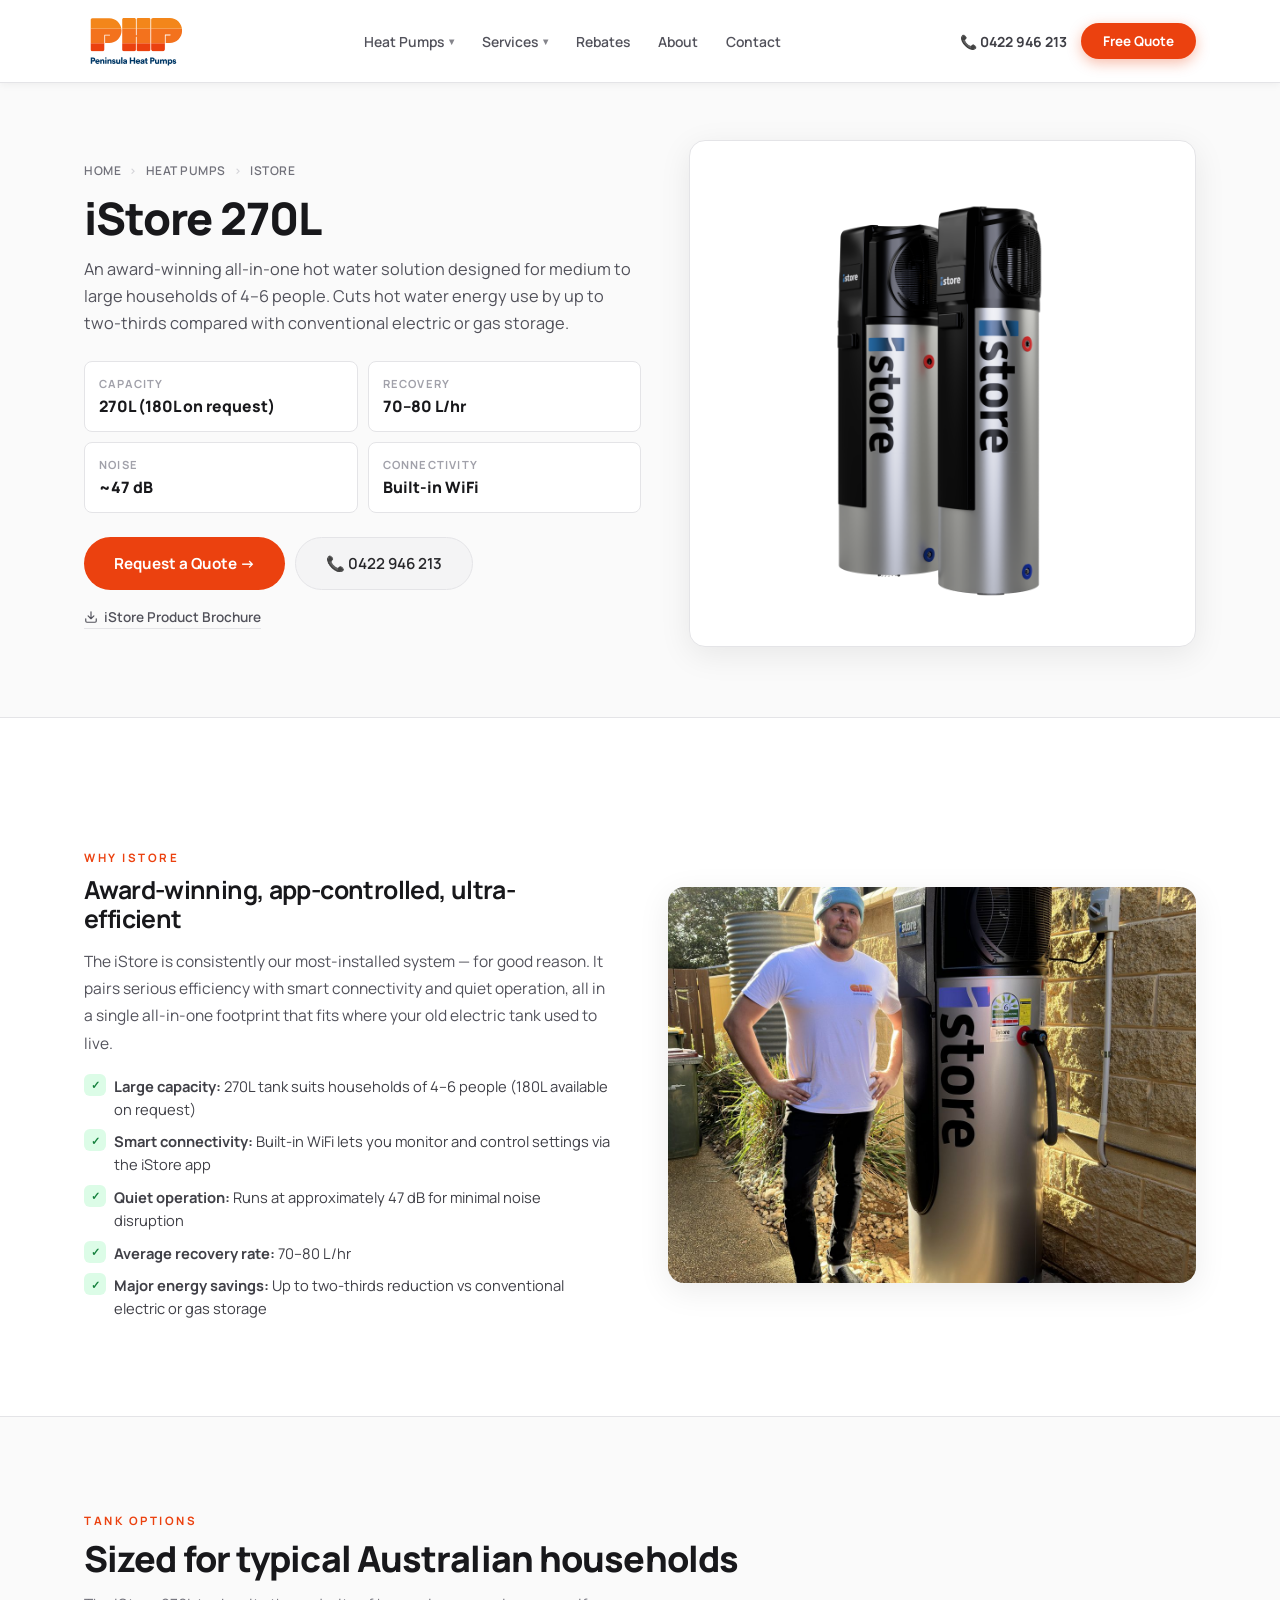
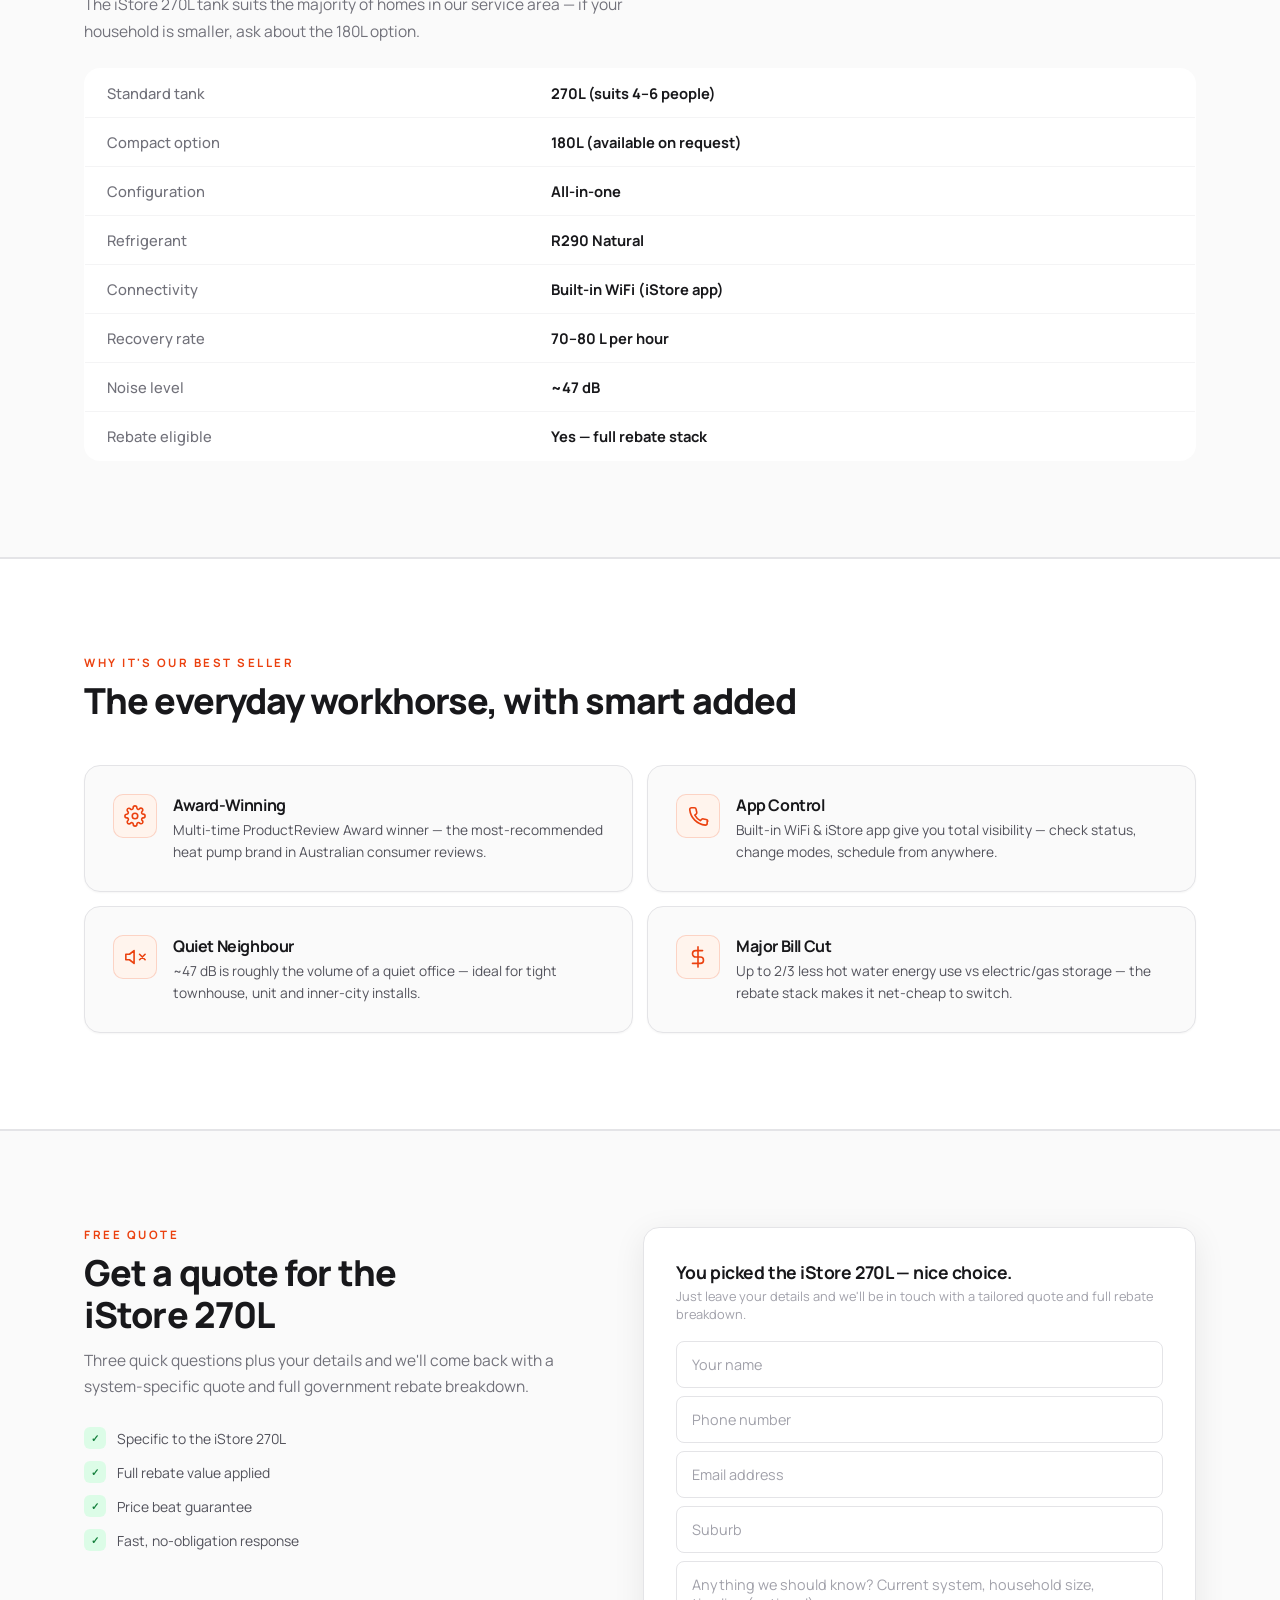
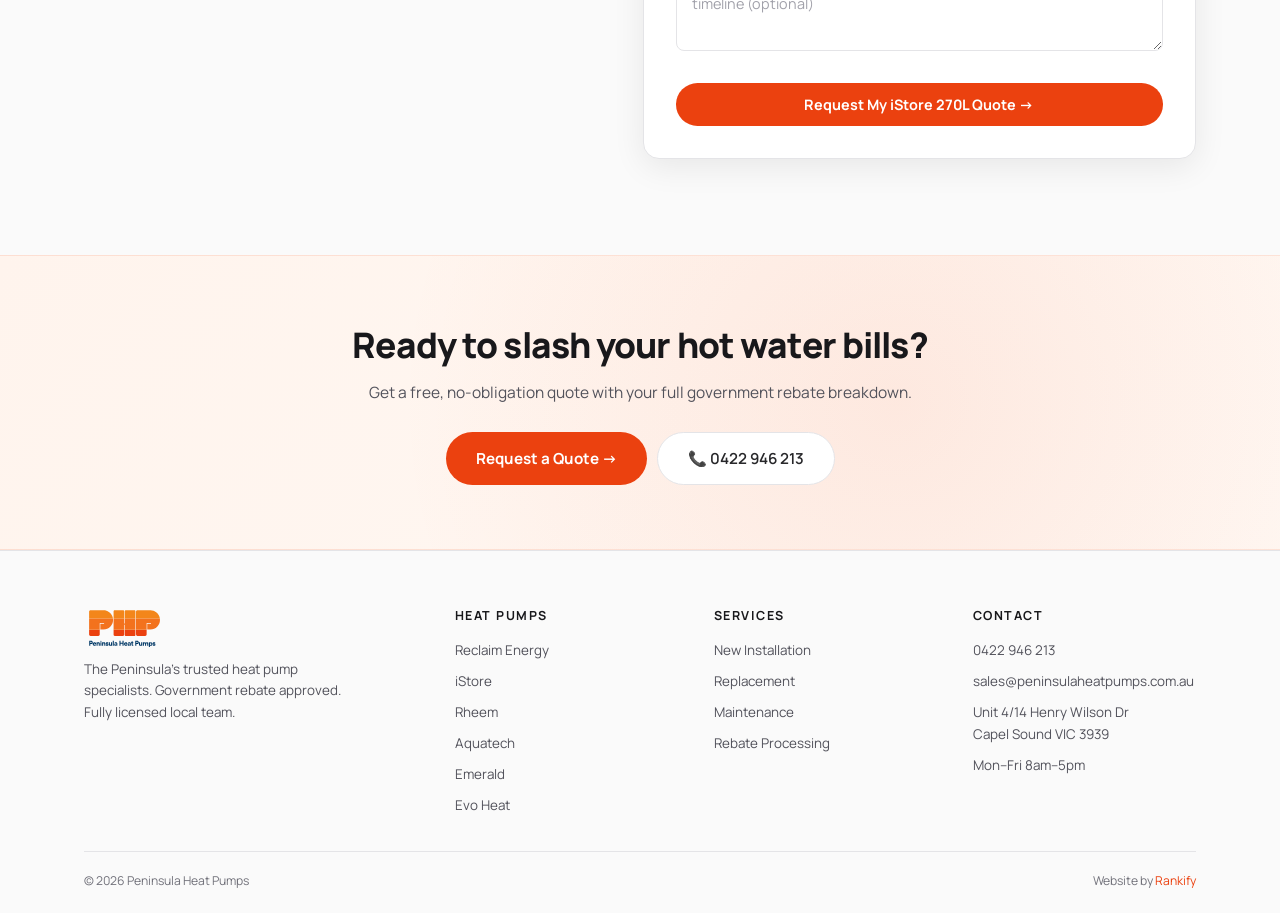
<file: istore.html>
<!DOCTYPE html>
<html lang="en">
<head>
<!-- Google Tag Manager -->
<script>(function(w,d,s,l,i){w[l]=w[l]||[];w[l].push({'gtm.start':
new Date().getTime(),event:'gtm.js'});var f=d.getElementsByTagName(s)[0],
j=d.createElement(s),dl=l!='dataLayer'?'&l='+l:'';j.async=true;j.src=
'https://www.googletagmanager.com/gtm.js?id='+i+dl;f.parentNode.insertBefore(j,f);
})(window,document,'script','dataLayer','GTM-5JXBKLQL');</script>
<!-- End Google Tag Manager -->
<meta charset="UTF-8">
<meta name="viewport" content="width=device-width, initial-scale=1.0">
<link rel="icon" type="image/png" href="images/favicon.png"><link rel="icon" type="image/png" sizes="32x32" href="images/favicon-32x32.png"><link rel="icon" type="image/png" sizes="16x16" href="images/favicon-16x16.png"><link rel="apple-touch-icon" sizes="180x180" href="images/apple-touch-icon.png">
<link rel="preconnect" href="https://fonts.googleapis.com">
<link href="https://fonts.googleapis.com/css2?family=Manrope:wght@400;500;600;700;800&display=swap" rel="stylesheet">
<link rel="stylesheet" href="assets/site.css">
<title>iStore 270L Heat&nbsp;Pump | Peninsula Heat&nbsp;Pumps</title>
<meta name="description" content="iStore 270L heat&nbsp;pump &mdash; 5x ProductReview award winner. Whisper-quiet at 46.6 dBA, R290 refrigerant, 5-year parts &amp; labour warranty.">
<link rel="canonical" href="https://peninsulaheatpumps.com.au/istore.html">
<meta property="og:type" content="website">
<meta property="og:title" content="iStore 270L Heat Pump | Peninsula Heat Pumps">
<meta property="og:description" content="iStore 270L heat pump &mdash; 5x ProductReview award winner. Whisper-quiet at 46.6 dBA, R290 refrigerant, 5-year parts &amp; labour warranty.">
<meta property="og:url" content="https://peninsulaheatpumps.com.au/istore.html">
<meta property="og:site_name" content="Peninsula Heat Pumps">
</head>
<body class="light-hero">
<!-- Google Tag Manager (noscript) -->
<noscript><iframe src="https://www.googletagmanager.com/ns.html?id=GTM-5JXBKLQL"
height="0" width="0" style="display:none;visibility:hidden"></iframe></noscript>
<!-- End Google Tag Manager (noscript) -->
<nav class="nav" id="nav">
  <div class="nav-in">
    <a href="index.html" class="logo"><img src="images/logo-white-text.svg" alt="Peninsula Heat&nbsp;Pumps" class="logo-light"><img src="images/logo-original.svg" alt="Peninsula Heat&nbsp;Pumps" class="logo-dark"></a>
    <ul class="nav-l">
      <li class="has-dd"><a href="heat-pumps.html">Heat&nbsp;Pumps <span class="chev">&#9662;</span></a>
        <div class="dropdown">
          <a href="heat-pumps.html" class="dd-feat">Compare Heat&nbsp;Pumps</a>
          <div class="dd-sep"></div>
          <a href="reclaim.html">Reclaim Energy</a>
          <a href="istore.html">iStore</a>
          <a href="rheem.html">Rheem</a>
          <a href="aquatech.html">Aquatech</a>
          <a href="emeralds.html">Emerald</a>
          <a href="evoheat.html">Evo Heat</a>
        </div>
      </li>
      <li class="has-dd"><a href="services.html">Services <span class="chev">&#9662;</span></a>
        <div class="dropdown">
          <a href="services.html" class="dd-feat">All Services</a>
          <div class="dd-sep"></div>
          <a href="services.html#install">Heat&nbsp;Pump Installation</a>
          <a href="services.html#replace">System Replacement</a>
          <a href="services.html#maintain">Maintenance &amp; Repairs</a>
          <a href="pool-heat-pumps.html">Pool Heat&nbsp;Pumps</a>
          <a href="heating-cooling.html">Heating &amp; Cooling</a>
        </div>
      </li>
      <li><a href="rebates.html">Rebates</a></li>
      <li><a href="about.html">About</a></li>
      <li><a href="contact-us.html">Contact</a></li>
    </ul>
    <div class="nav-r">
      <a href="tel:0422946213" class="nav-ph">&#128222; 0422 946 213</a>
      <a href="#quote-form" class="nav-cta">Free Quote</a>
    </div>
    <button class="mob-tog" aria-label="Menu"><span></span><span></span><span></span></button>
  </div>
</nav>
<aside class="mdrawer" id="mdrawer"><button class="mdrawer-close" type="button" aria-label="Close menu">&times;</button>
  <ul class="mdrawer-list">
    <li><a href="index.html">Home</a></li>
    <li class="mdd">
      <button class="mdd-tog" type="button">Heat&nbsp;Pumps <span class="mdd-chev">&#9662;</span></button>
      <ul class="mdd-sub">
        <li><a href="heat-pumps.html" class="dd-feat-mob">Compare Heat&nbsp;Pumps</a></li>
        <li><a href="reclaim.html">Reclaim Energy</a></li>
        <li><a href="istore.html">iStore</a></li>
        <li><a href="rheem.html">Rheem</a></li>
        <li><a href="aquatech.html">Aquatech</a></li>
        <li><a href="emeralds.html">Emerald</a></li>
        <li><a href="evoheat.html">Evo Heat</a></li>
      </ul>
    </li>
    <li class="mdd">
      <button class="mdd-tog" type="button">Services <span class="mdd-chev">&#9662;</span></button>
      <ul class="mdd-sub">
        <li><a href="services.html" class="dd-feat-mob">All Services</a></li>
        <li><a href="services.html#install">Heat&nbsp;Pump Installation</a></li>
        <li><a href="services.html#replace">System Replacement</a></li>
        <li><a href="services.html#maintain">Maintenance &amp; Repairs</a></li>
        <li><a href="pool-heat-pumps.html">Pool Heat&nbsp;Pumps</a></li>
        <li><a href="heating-cooling.html">Heating &amp; Cooling</a></li>
      </ul>
    </li>
    <li><a href="rebates.html">Rebates</a></li>
    <li><a href="about.html">About</a></li>
    <li><a href="contact-us.html">Contact</a></li>
  </ul>
  <div class="mdrawer-cta">
    <a href="tel:0422946213" class="mc-call">&#128222; 0422 946 213</a>
    <a href="#quote-form" class="mc-quote">Get a Free Quote &rarr;</a>
  </div>
</aside>
<section class="pdhero">
  <div class="ctr">
    <div class="pdhero-g">
      <div class="fade">
        <div class="crumb"><a href="index.html">Home</a><span class="sep">&rsaquo;</span> <a href="heat-pumps.html">Heat&nbsp;Pumps</a><span class="sep">&rsaquo;</span> iStore</div>
        <h1>iStore 270L</h1>
        <p class="lead">An award-winning all-in-one hot&nbsp;water solution designed for medium to large households of 4&ndash;6 people. Cuts hot&nbsp;water energy use by up to two-thirds compared with conventional electric or gas storage.</p>
        <div class="pd-quick">
          <div class="pdq"><div class="k">Capacity</div><div class="v">270L (180L on request)</div></div>
          <div class="pdq"><div class="k">Recovery</div><div class="v">70&ndash;80 L/hr</div></div>
          <div class="pdq"><div class="k">Noise</div><div class="v">~47 dB</div></div>
          <div class="pdq"><div class="k">Connectivity</div><div class="v">Built-in WiFi</div></div>
        </div>
        <div class="pd-btns">
          <a href="#quote" class="btn-p">Request a Quote &rarr;</a>
          <a href="tel:0422946213" class="btn-glass" style="background:var(--g100);color:var(--g800);border-color:var(--g200)">&#128222; 0422 946 213</a>
        </div>
        <div class="pd-downloads">
          <a href="assets/brochures/istore-brochure.pdf" class="pd-download" target="_blank" rel="noopener"><svg viewBox="0 0 24 24" aria-hidden="true"><path d="M21 15v4a2 2 0 0 1-2 2H5a2 2 0 0 1-2-2v-4M7 10l5 5 5-5M12 15V3"/></svg>iStore Product Brochure</a>
        </div>
      </div>
      <div class="pdhero-img fade"><img src="images/product-istore.png" alt="iStore"></div>
    </div>
  </div>
</section>

<section class="sec">
  <div class="ctr">
    <div class="content-g">
      <div class="content-body fade">
        <div class="sec-tag">Why iStore</div>
        <h3>Award-winning, app-controlled, ultra-efficient</h3>
        <p>The iStore is consistently our most-installed system &mdash; for good reason. It pairs serious efficiency with smart connectivity and quiet operation, all in a single all-in-one footprint that fits where your old electric tank used to live.</p>
        <ul class="tlist">
          <li><strong>Large capacity:</strong> 270L tank suits households of 4&ndash;6 people (180L available on request)</li>
          <li><strong>Smart connectivity:</strong> Built-in WiFi lets you monitor and control settings via the iStore app</li>
          <li><strong>Quiet operation:</strong> Runs at approximately 47 dB for minimal noise disruption</li>
          <li><strong>Average recovery rate:</strong> 70&ndash;80 L/hr</li>
          <li><strong>Major energy savings:</strong> Up to two-thirds reduction vs conventional electric or gas storage</li>
        </ul>
      </div>
      <div class="content-img fade"><img src="images/install-istore.jpg" alt="Josh installing an iStore heat pump"></div>
    </div>
  </div>
</section>

<section class="sec" style="background:var(--g50);border-top:1px solid var(--g200);border-bottom:1px solid var(--g200)">
  <div class="ctr">
    <div class="sec-tag fade">Tank Options</div>
    <h2 class="sec-t fade">Sized for typical Australian households</h2>
    <p class="sec-sub fade">The iStore 270L tank suits the majority of homes in our service area &mdash; if your household is smaller, ask about the 180L option.</p>
    <table class="spec-tbl">
      <tr><td>Standard tank</td><td>270L (suits 4&ndash;6 people)</td></tr>
      <tr><td>Compact option</td><td>180L (available on request)</td></tr>
      <tr><td>Configuration</td><td>All-in-one</td></tr>
      <tr><td>Refrigerant</td><td>R290 Natural</td></tr>
      <tr><td>Connectivity</td><td>Built-in WiFi (iStore app)</td></tr>
      <tr><td>Recovery rate</td><td>70&ndash;80 L per hour</td></tr>
      <tr><td>Noise level</td><td>~47 dB</td></tr>
      <tr><td>Rebate eligible</td><td>Yes &mdash; full rebate stack</td></tr>
    </table>
  </div>
</section>

<section class="sec why-sec">
  <div class="ctr">
    <div class="sec-tag fade">Why It&apos;s Our Best Seller</div>
    <h2 class="sec-t fade">The everyday workhorse, with smart added</h2>
    <div class="why-g">
      <div class="wcard fade"><div class="wico"><svg viewBox="0 0 24 24" aria-hidden="true"><circle cx="12" cy="12" r="3"/><path d="M19.4 15a1.7 1.7 0 0 0 .3 1.8l.1.1a2 2 0 1 1-2.8 2.8l-.1-.1a1.7 1.7 0 0 0-1.8-.3 1.7 1.7 0 0 0-1 1.5V21a2 2 0 0 1-4 0v-.1a1.7 1.7 0 0 0-1.1-1.5 1.7 1.7 0 0 0-1.8.3l-.1.1a2 2 0 1 1-2.8-2.8l.1-.1a1.7 1.7 0 0 0 .3-1.8 1.7 1.7 0 0 0-1.5-1H3a2 2 0 0 1 0-4h.1a1.7 1.7 0 0 0 1.5-1.1 1.7 1.7 0 0 0-.3-1.8l-.1-.1a2 2 0 1 1 2.8-2.8l.1.1a1.7 1.7 0 0 0 1.8.3h.1a1.7 1.7 0 0 0 1-1.5V3a2 2 0 0 1 4 0v.1a1.7 1.7 0 0 0 1 1.5 1.7 1.7 0 0 0 1.8-.3l.1-.1a2 2 0 1 1 2.8 2.8l-.1.1a1.7 1.7 0 0 0-.3 1.8v.1a1.7 1.7 0 0 0 1.5 1H21a2 2 0 0 1 0 4h-.1a1.7 1.7 0 0 0-1.5 1Z"/></svg></div><div><h4>Award-Winning</h4><p>Multi-time ProductReview Award winner &mdash; the most-recommended heat&nbsp;pump brand in Australian consumer reviews.</p></div></div>
      <div class="wcard fade"><div class="wico"><svg viewBox="0 0 24 24" aria-hidden="true"><path d="M22 17v3a2 2 0 0 1-2 2 19 19 0 0 1-17-17 2 2 0 0 1 2-2h3a2 2 0 0 1 2 1.7c.1 1 .3 2 .6 2.9a2 2 0 0 1-.4 2L8.5 11a16 16 0 0 0 6 6l1.5-1.4a2 2 0 0 1 2-.4c.9.3 2 .5 3 .6a2 2 0 0 1 1.7 2Z"/></svg></div><div><h4>App Control</h4><p>Built-in WiFi &amp; iStore app give you total visibility &mdash; check status, change modes, schedule from anywhere.</p></div></div>
      <div class="wcard fade"><div class="wico"><svg viewBox="0 0 24 24" aria-hidden="true"><path d="M11 5 6 9H2v6h4l5 4V5zM23 9l-6 6M17 9l6 6"/></svg></div><div><h4>Quiet Neighbour</h4><p>~47 dB is roughly the volume of a quiet office &mdash; ideal for tight townhouse, unit and inner-city installs.</p></div></div>
      <div class="wcard fade"><div class="wico"><svg viewBox="0 0 24 24" aria-hidden="true"><path d="M12 1v22M17 5H9.5a3.5 3.5 0 0 0 0 7h5a3.5 3.5 0 0 1 0 7H6"/></svg></div><div><h4>Major Bill Cut</h4><p>Up to 2/3 less hot&nbsp;water energy use vs electric/gas storage &mdash; the rebate stack makes it net-cheap to switch.</p></div></div>
    </div>
  </div>
</section>

<section class="sec form-sec" id="quote">
  <div class="ctr">
    <div class="form-g">
      <div class="form-info fade">
        <div class="sec-tag">Free Quote</div>
        <h2 class="sec-t">Get a quote for the<br>iStore 270L</h2>
        <p class="sec-sub">Three quick questions plus your details and we&apos;ll come back with a system-specific quote and full government rebate breakdown.</p>
        <div class="fperks">
          <div class="fperk"><div class="fpd">&#10003;</div>Specific to the iStore 270L</div>
          <div class="fperk"><div class="fpd">&#10003;</div>Full rebate value applied</div>
          <div class="fperk"><div class="fpd">&#10003;</div>Price beat guarantee</div>
          <div class="fperk"><div class="fpd">&#10003;</div>Fast, no-obligation response</div>
        </div>
      </div>
      <div class="qform fade" data-context="iStore 270L Heat Pump" id="quote-form">
        <div class="qform-head"><div class="qh-tag">Free Quote</div><h3>Get a Free iStore 270L Quote</h3></div>
        <div class="fslide active" data-s="1">
          <h3>You picked the iStore 270L &mdash; nice choice.</h3><p class="fsub">Just leave your details and we&apos;ll be in touch with a tailored quote and full rebate breakdown.</p>
          <input type="text" class="finp" placeholder="Your name">
          <input type="tel" class="finp" placeholder="Phone number">
          <input type="email" class="finp" placeholder="Email address">
          <input type="text" class="finp" placeholder="Suburb">
          <textarea class="finp" placeholder="Anything we should know? Current system, household size, timeline (optional)" data-optional></textarea>
          <input type="text" name="_honey" style="display:none" tabindex="-1" autocomplete="off">
          <div class="fnav"><button class="fn" data-action="submit" style="width:100%">Request My iStore 270L Quote &rarr;</button></div>
        </div>
        <div class="fslide" data-s="2">
          <div style="text-align:center;padding:28px 0"><div style="font-size:2.2rem;margin-bottom:10px">&#9989;</div><h3 style="margin-bottom:6px">We&apos;re On It!</h3><p class="fsub" style="margin:0">Your iStore 270L enquiry has been sent &mdash; we&apos;ll be in touch as soon as possible with your personalised quote and rebate breakdown. Need urgent help? Call <a href="tel:0422946213" style="color:var(--orange);font-weight:700">0422 946 213</a>.</p></div>
        </div>
      </div>
    </div>
  </div>
</section>
<section class="cta-strip">
  <div class="ctr">
    <h2 class="fade">Ready to slash your hot&nbsp;water bills?</h2>
    <p class="fade">Get a free, no-obligation quote with your full government rebate breakdown.</p>
    <div class="cta-strip-btns fade">
      <a href="#quote-form" class="btn-p">Request a Quote &rarr;</a>
      <a href="tel:0422946213" class="btn-glass">&#128222; 0422 946 213</a>
    </div>
  </div>
</section>
<footer class="foot">
  <div class="ctr">
    <div class="foot-g">
      <div class="foot-brand">
        <a href="index.html" class="logo"><img src="images/logo-white-text.svg" alt="Peninsula Heat&nbsp;Pumps" class="logo-light"><img src="images/logo-original.svg" alt="Peninsula Heat&nbsp;Pumps" class="logo-dark"></a>
        <p>The Peninsula's trusted heat&nbsp;pump specialists. Government rebate approved. Fully licensed local team.</p>
      </div>
      <div><h4>Heat&nbsp;Pumps</h4><ul class="foot-l">
        <li><a href="reclaim.html">Reclaim Energy</a></li>
        <li><a href="istore.html">iStore</a></li>
        <li><a href="rheem.html">Rheem</a></li>
        <li><a href="aquatech.html">Aquatech</a></li>
        <li><a href="emeralds.html">Emerald</a></li>
        <li><a href="evoheat.html">Evo Heat</a></li>
      </ul></div>
      <div><h4>Services</h4><ul class="foot-l">
        <li><a href="services.html">New Installation</a></li>
        <li><a href="services.html">Replacement</a></li>
        <li><a href="services.html">Maintenance</a></li>
        <li><a href="rebates.html">Rebate Processing</a></li>
              </ul></div>
      <div><h4>Contact</h4><ul class="foot-l">
        <li><a href="tel:0422946213">0422 946 213</a></li>
        <li><a href="mailto:sales@peninsulaheatpumps.com.au">sales@peninsulaheatpumps.com.au</a></li>
        <li><a>Unit 4/14 Henry Wilson Dr<br>Capel Sound VIC 3939</a></li>
        <li><a>Mon&ndash;Fri 8am&ndash;5pm</a></li>
      </ul></div>
    </div>
    <div class="foot-b"><span>&copy; 2026 Peninsula Heat&nbsp;Pumps</span><span>Website by <a href="https://rankify.com.au">Rankify</a></span></div>
  </div>
</footer>
<div class="sticky"><a href="tel:0422946213" class="sc">&#128222; Call</a><a href="#quote-form" class="sq">Free Quote</a></div>
<script src="assets/site.js"></script>
</body>
</html>
</file>
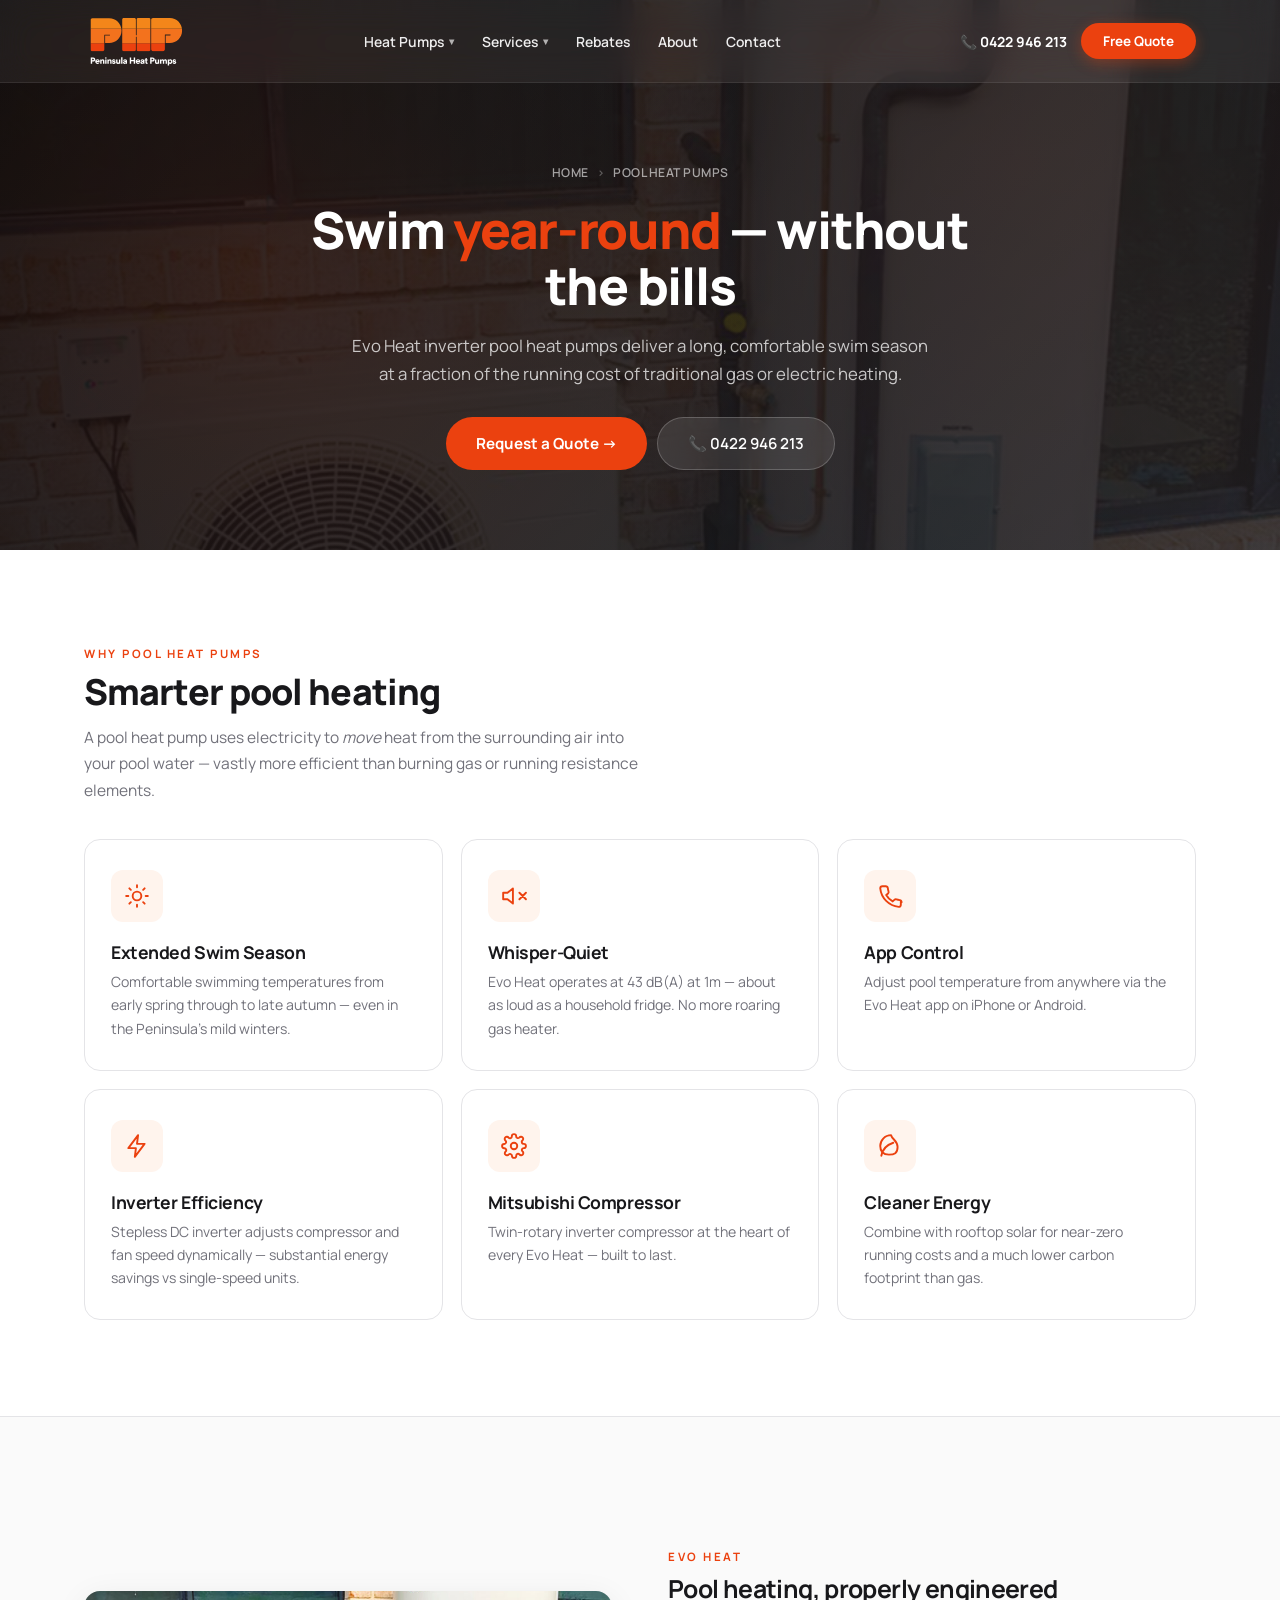
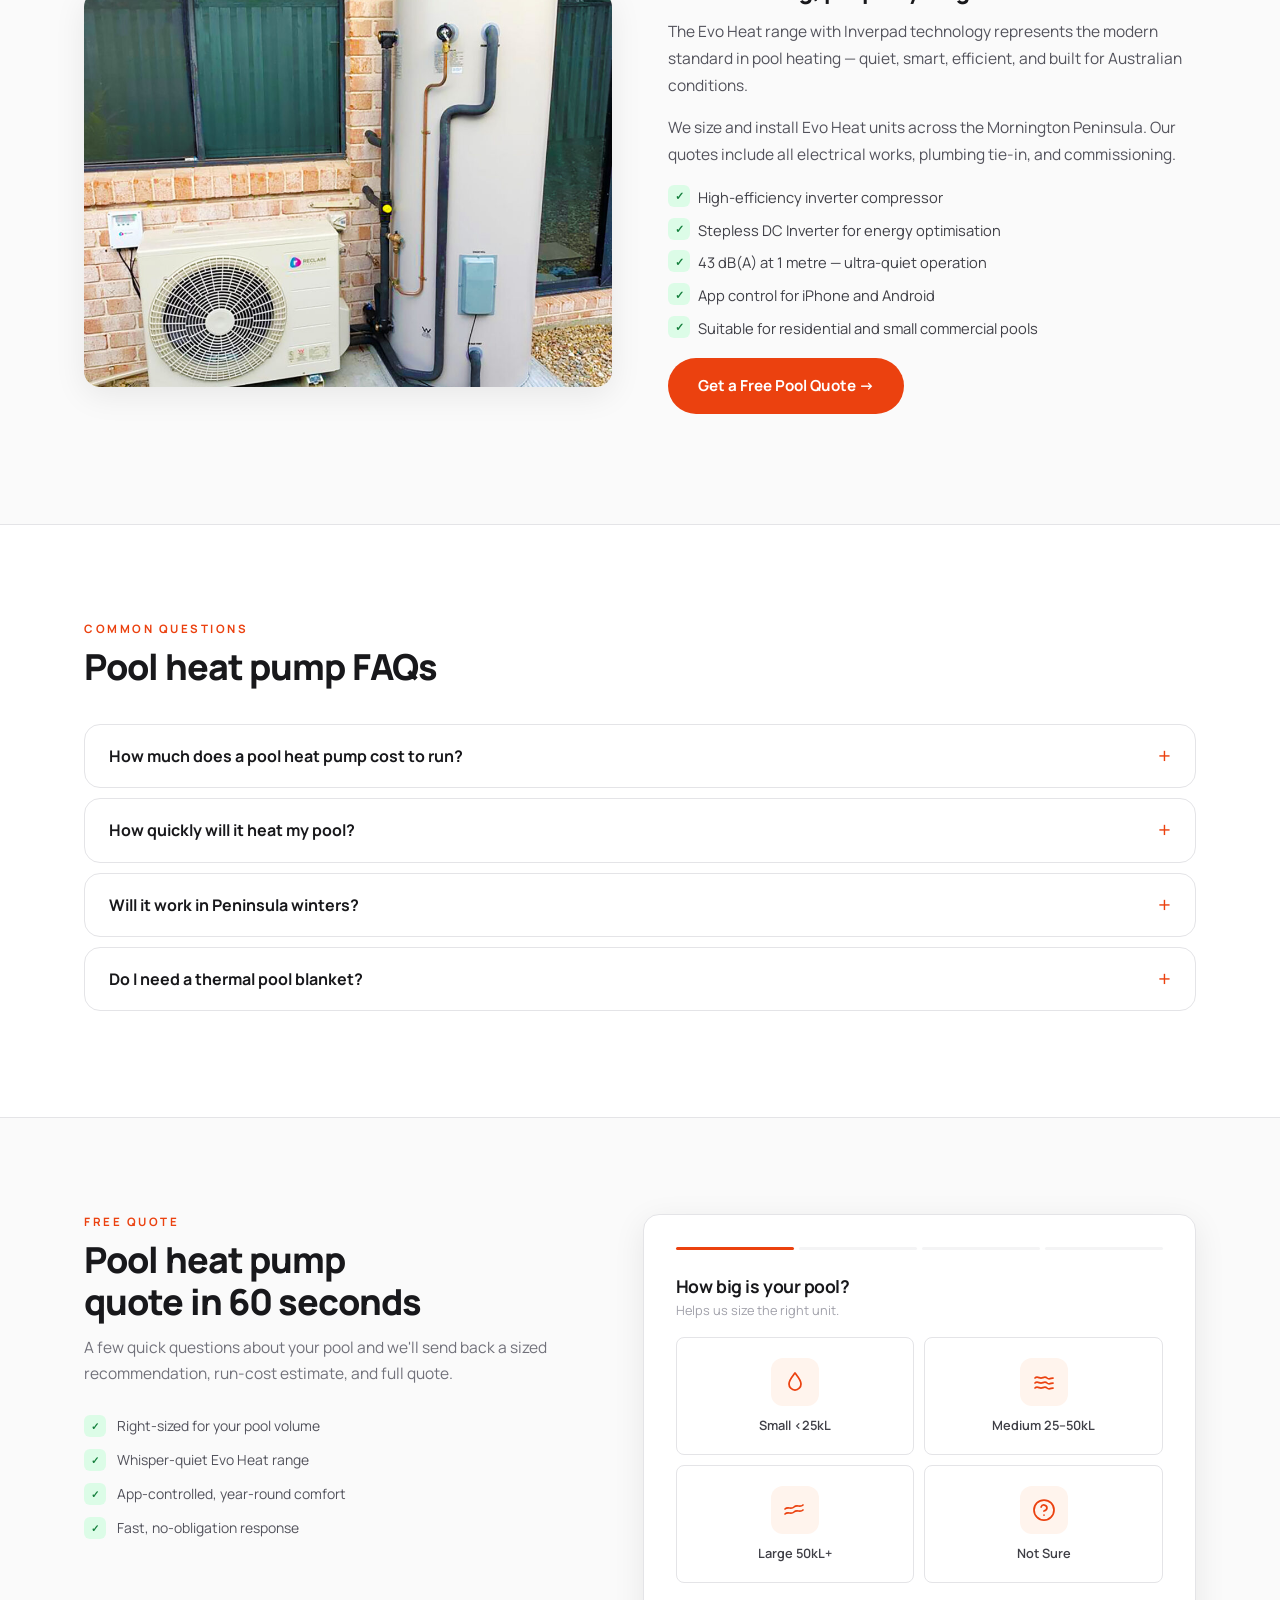
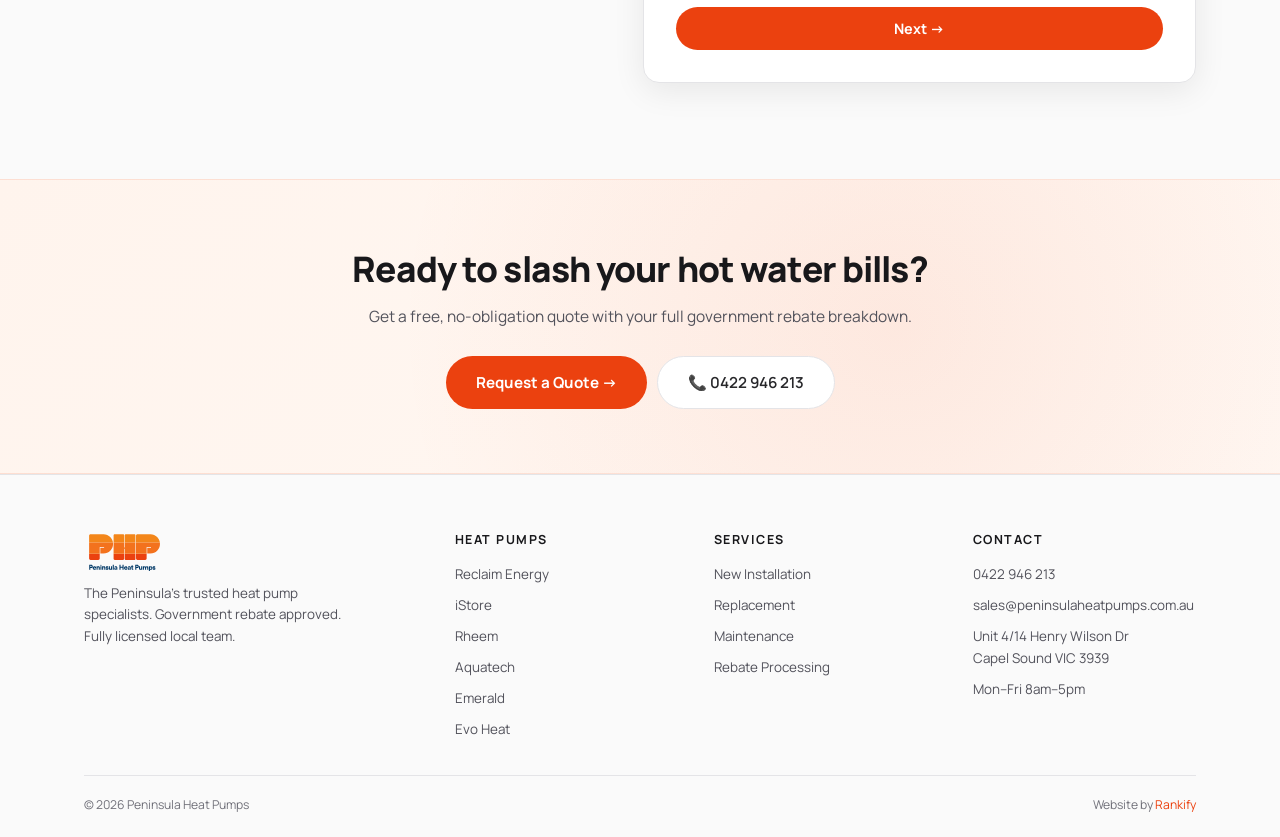
<file: pool-heat-pumps.html>
<!DOCTYPE html>
<html lang="en">
<head>
<!-- Google Tag Manager -->
<script>(function(w,d,s,l,i){w[l]=w[l]||[];w[l].push({'gtm.start':
new Date().getTime(),event:'gtm.js'});var f=d.getElementsByTagName(s)[0],
j=d.createElement(s),dl=l!='dataLayer'?'&l='+l:'';j.async=true;j.src=
'https://www.googletagmanager.com/gtm.js?id='+i+dl;f.parentNode.insertBefore(j,f);
})(window,document,'script','dataLayer','GTM-5JXBKLQL');</script>
<!-- End Google Tag Manager -->
<meta charset="UTF-8">
<meta name="viewport" content="width=device-width, initial-scale=1.0">
<link rel="icon" type="image/png" href="images/favicon.png"><link rel="icon" type="image/png" sizes="32x32" href="images/favicon-32x32.png"><link rel="icon" type="image/png" sizes="16x16" href="images/favicon-16x16.png"><link rel="apple-touch-icon" sizes="180x180" href="images/apple-touch-icon.png">
<link rel="preconnect" href="https://fonts.googleapis.com">
<link href="https://fonts.googleapis.com/css2?family=Manrope:wght@400;500;600;700;800&display=swap" rel="stylesheet">
<link rel="stylesheet" href="assets/site.css">
<title>Pool Heat&nbsp;Pumps | Peninsula Heat&nbsp;Pumps</title>
<meta name="description" content="Evo Heat inverter pool heat&nbsp;pumps installed across the Mornington Peninsula. Whisper-quiet, app-controlled, year-round swimming at a fraction of the cost.">
<link rel="canonical" href="https://peninsulaheatpumps.com.au/pool-heat-pumps.html">
<meta property="og:type" content="website">
<meta property="og:title" content="Pool Heat Pumps | Peninsula Heat Pumps">
<meta property="og:description" content="Evo Heat inverter pool heat pumps installed across the Mornington Peninsula. Whisper-quiet, app-controlled, year-round swimming at a fraction of the cost.">
<meta property="og:url" content="https://peninsulaheatpumps.com.au/pool-heat-pumps.html">
<meta property="og:site_name" content="Peninsula Heat Pumps">
</head>
<body>
<!-- Google Tag Manager (noscript) -->
<noscript><iframe src="https://www.googletagmanager.com/ns.html?id=GTM-5JXBKLQL"
height="0" width="0" style="display:none;visibility:hidden"></iframe></noscript>
<!-- End Google Tag Manager (noscript) -->
<nav class="nav" id="nav">
  <div class="nav-in">
    <a href="index.html" class="logo"><img src="images/logo-white-text.svg" alt="Peninsula Heat&nbsp;Pumps" class="logo-light"><img src="images/logo-original.svg" alt="Peninsula Heat&nbsp;Pumps" class="logo-dark"></a>
    <ul class="nav-l">
      <li class="has-dd"><a href="heat-pumps.html">Heat&nbsp;Pumps <span class="chev">&#9662;</span></a>
        <div class="dropdown">
          <a href="heat-pumps.html" class="dd-feat">Compare Heat&nbsp;Pumps</a>
          <div class="dd-sep"></div>
          <a href="reclaim.html">Reclaim Energy</a>
          <a href="istore.html">iStore</a>
          <a href="rheem.html">Rheem</a>
          <a href="aquatech.html">Aquatech</a>
          <a href="emeralds.html">Emerald</a>
          <a href="evoheat.html">Evo Heat</a>
        </div>
      </li>
      <li class="has-dd"><a href="services.html">Services <span class="chev">&#9662;</span></a>
        <div class="dropdown">
          <a href="services.html" class="dd-feat">All Services</a>
          <div class="dd-sep"></div>
          <a href="services.html#install">Heat&nbsp;Pump Installation</a>
          <a href="services.html#replace">System Replacement</a>
          <a href="services.html#maintain">Maintenance &amp; Repairs</a>
          <a href="pool-heat-pumps.html">Pool Heat&nbsp;Pumps</a>
          <a href="heating-cooling.html">Heating &amp; Cooling</a>
        </div>
      </li>
      <li><a href="rebates.html">Rebates</a></li>
      <li><a href="about.html">About</a></li>
      <li><a href="contact-us.html">Contact</a></li>
    </ul>
    <div class="nav-r">
      <a href="tel:0422946213" class="nav-ph">&#128222; 0422 946 213</a>
      <a href="#quote-form" class="nav-cta">Free Quote</a>
    </div>
    <button class="mob-tog" aria-label="Menu"><span></span><span></span><span></span></button>
  </div>
</nav>
<aside class="mdrawer" id="mdrawer"><button class="mdrawer-close" type="button" aria-label="Close menu">&times;</button>
  <ul class="mdrawer-list">
    <li><a href="index.html">Home</a></li>
    <li class="mdd">
      <button class="mdd-tog" type="button">Heat&nbsp;Pumps <span class="mdd-chev">&#9662;</span></button>
      <ul class="mdd-sub">
        <li><a href="heat-pumps.html" class="dd-feat-mob">Compare Heat&nbsp;Pumps</a></li>
        <li><a href="reclaim.html">Reclaim Energy</a></li>
        <li><a href="istore.html">iStore</a></li>
        <li><a href="rheem.html">Rheem</a></li>
        <li><a href="aquatech.html">Aquatech</a></li>
        <li><a href="emeralds.html">Emerald</a></li>
        <li><a href="evoheat.html">Evo Heat</a></li>
      </ul>
    </li>
    <li class="mdd">
      <button class="mdd-tog" type="button">Services <span class="mdd-chev">&#9662;</span></button>
      <ul class="mdd-sub">
        <li><a href="services.html" class="dd-feat-mob">All Services</a></li>
        <li><a href="services.html#install">Heat&nbsp;Pump Installation</a></li>
        <li><a href="services.html#replace">System Replacement</a></li>
        <li><a href="services.html#maintain">Maintenance &amp; Repairs</a></li>
        <li><a href="pool-heat-pumps.html">Pool Heat&nbsp;Pumps</a></li>
        <li><a href="heating-cooling.html">Heating &amp; Cooling</a></li>
      </ul>
    </li>
    <li><a href="rebates.html">Rebates</a></li>
    <li><a href="about.html">About</a></li>
    <li><a href="contact-us.html">Contact</a></li>
  </ul>
  <div class="mdrawer-cta">
    <a href="tel:0422946213" class="mc-call">&#128222; 0422 946 213</a>
    <a href="#quote-form" class="mc-quote">Get a Free Quote &rarr;</a>
  </div>
</aside>
<section class="phero">
  <div class="phero-bg"><img src="images/install-reclaim-hero.jpg" alt=""></div>
  <div class="phero-inner ctr">
    <div class="crumb"><a href="index.html">Home</a><span class="sep">&rsaquo;</span> Pool Heat&nbsp;Pumps</div>
    <h1>Swim <span class='em'>year-round</span> &mdash; without the bills</h1>
    <p>Evo Heat inverter pool heat&nbsp;pumps deliver a long, comfortable swim season at a fraction of the running cost of traditional gas or electric heating.</p>
    <div class="phero-btns">
      <a href="#quote-form" class="btn-p">Request a Quote &rarr;</a>
      <a href="tel:0422946213" class="btn-glass">&#128222; 0422 946 213</a>
    </div>
  </div>
</section>

<section class="sec">
  <div class="ctr">
    <div class="sec-tag fade">Why Pool Heat&nbsp;Pumps</div>
    <h2 class="sec-t fade">Smarter pool heating</h2>
    <p class="sec-sub fade">A pool heat&nbsp;pump uses electricity to <em>move</em> heat from the surrounding air into your pool water &mdash; vastly more efficient than burning gas or running resistance elements.</p>
    <div class="fg">
      <div class="fg-card fade"><div class="fg-ico"><svg viewBox="0 0 24 24" aria-hidden="true"><circle cx="12" cy="12" r="4"/><path d="M12 2v2M12 20v2M4.93 4.93l1.41 1.41M17.66 17.66l1.41 1.41M2 12h2M20 12h2M4.93 19.07l1.41-1.41M17.66 6.34l1.41-1.41"/></svg></div><h4>Extended Swim Season</h4><p>Comfortable swimming temperatures from early spring through to late autumn &mdash; even in the Peninsula's mild winters.</p></div>
      <div class="fg-card fade"><div class="fg-ico"><svg viewBox="0 0 24 24" aria-hidden="true"><path d="M11 5 6 9H2v6h4l5 4V5zM23 9l-6 6M17 9l6 6"/></svg></div><h4>Whisper-Quiet</h4><p>Evo Heat operates at 43 dB(A) at 1m &mdash; about as loud as a household fridge. No more roaring gas heater.</p></div>
      <div class="fg-card fade"><div class="fg-ico"><svg viewBox="0 0 24 24" aria-hidden="true"><path d="M22 17v3a2 2 0 0 1-2 2 19 19 0 0 1-17-17 2 2 0 0 1 2-2h3a2 2 0 0 1 2 1.7c.1 1 .3 2 .6 2.9a2 2 0 0 1-.4 2L8.5 11a16 16 0 0 0 6 6l1.5-1.4a2 2 0 0 1 2-.4c.9.3 2 .5 3 .6a2 2 0 0 1 1.7 2Z"/></svg></div><h4>App Control</h4><p>Adjust pool temperature from anywhere via the Evo Heat app on iPhone or Android.</p></div>
      <div class="fg-card fade"><div class="fg-ico"><svg viewBox="0 0 24 24" aria-hidden="true"><path d="M13 2 4 14h7l-1 8 9-12h-7l1-8Z"/></svg></div><h4>Inverter Efficiency</h4><p>Stepless DC inverter adjusts compressor and fan speed dynamically &mdash; substantial energy savings vs single-speed units.</p></div>
      <div class="fg-card fade"><div class="fg-ico"><svg viewBox="0 0 24 24" aria-hidden="true"><circle cx="12" cy="12" r="3"/><path d="M19.4 15a1.7 1.7 0 0 0 .3 1.8l.1.1a2 2 0 1 1-2.8 2.8l-.1-.1a1.7 1.7 0 0 0-1.8-.3 1.7 1.7 0 0 0-1 1.5V21a2 2 0 0 1-4 0v-.1a1.7 1.7 0 0 0-1.1-1.5 1.7 1.7 0 0 0-1.8.3l-.1.1a2 2 0 1 1-2.8-2.8l.1-.1a1.7 1.7 0 0 0 .3-1.8 1.7 1.7 0 0 0-1.5-1H3a2 2 0 0 1 0-4h.1a1.7 1.7 0 0 0 1.5-1.1 1.7 1.7 0 0 0-.3-1.8l-.1-.1a2 2 0 1 1 2.8-2.8l.1.1a1.7 1.7 0 0 0 1.8.3h.1a1.7 1.7 0 0 0 1-1.5V3a2 2 0 0 1 4 0v.1a1.7 1.7 0 0 0 1 1.5 1.7 1.7 0 0 0 1.8-.3l.1-.1a2 2 0 1 1 2.8 2.8l-.1.1a1.7 1.7 0 0 0-.3 1.8v.1a1.7 1.7 0 0 0 1.5 1H21a2 2 0 0 1 0 4h-.1a1.7 1.7 0 0 0-1.5 1Z"/></svg></div><h4>Mitsubishi Compressor</h4><p>Twin-rotary inverter compressor at the heart of every Evo Heat &mdash; built to last.</p></div>
      <div class="fg-card fade"><div class="fg-ico"><svg viewBox="0 0 24 24" aria-hidden="true"><path d="M11 20c-5 0-8-3-8-8 0-5 4-10 10-10 1 4 6 5 6 11s-3 7-8 7Z"/><path d="M4 21c1-6 5-10 11-12"/></svg></div><h4>Cleaner Energy</h4><p>Combine with rooftop solar for near-zero running costs and a much lower carbon footprint than gas.</p></div>
    </div>
  </div>
</section>

<section class="sec" style="background:var(--g50);border-top:1px solid var(--g200);border-bottom:1px solid var(--g200)">
  <div class="ctr">
    <div class="content-g">
      <div class="content-img fade"><img src="images/install-reclaim-hero.jpg" alt="Pool heat&nbsp;pump installation"></div>
      <div class="content-body fade">
        <div class="sec-tag">Evo Heat</div>
        <h3>Pool heating, properly engineered</h3>
        <p>The Evo Heat range with Inverpad technology represents the modern standard in pool heating &mdash; quiet, smart, efficient, and built for Australian conditions.</p>
        <p>We size and install Evo Heat units across the Mornington Peninsula. Our quotes include all electrical works, plumbing tie-in, and commissioning.</p>
        <ul class="tlist">
          <li>High-efficiency inverter compressor</li>
          <li>Stepless DC Inverter for energy optimisation</li>
          <li>43 dB(A) at 1 metre &mdash; ultra-quiet operation</li>
          <li>App control for iPhone and Android</li>
          <li>Suitable for residential and small commercial pools</li>
        </ul>
        <p style="margin-top:18px"><a href="#quote-form" class="btn-p">Get a Free Pool Quote &rarr;</a></p>
      </div>
    </div>
  </div>
</section>

<section class="sec">
  <div class="ctr">
    <div class="sec-tag fade">Common Questions</div>
    <h2 class="sec-t fade">Pool heat&nbsp;pump FAQs</h2>
    <div class="faqs">
      <details class="faq fade"><summary>How much does a pool heat&nbsp;pump cost to run?</summary><div class="faq-body"><p>It depends on pool size, target temperature, blanket use, and your electricity tariff &mdash; but inverter pool pumps typically run at a fraction of the cost of gas or electric resistance heating. Pair with solar and you can heat your pool for next to nothing.</p></div></details>
      <details class="faq fade"><summary>How quickly will it heat my pool?</summary><div class="faq-body"><p>Heat-up time depends on pool volume and ambient temperature, but most residential pools reach swimming temperature within 24&ndash;48 hours from cold. A good thermal blanket roughly doubles efficiency.</p></div></details>
      <details class="faq fade"><summary>Will it work in Peninsula winters?</summary><div class="faq-body"><p>Yes &mdash; modern inverter pool pumps work efficiently down into the low single digits. You'll lose some swim season at the very coldest weeks, but most months are comfortably swimmable.</p></div></details>
      <details class="faq fade"><summary>Do I need a thermal pool blanket?</summary><div class="faq-body"><p>We strongly recommend one. A blanket can halve your running costs by drastically reducing overnight heat loss and evaporation.</p></div></details>
    </div>
  </div>
</section>

<section class="sec form-sec" id="quote">
  <div class="ctr">
    <div class="form-g">
      <div class="form-info fade">
        <div class="sec-tag">Free Quote</div>
        <h2 class="sec-t">Pool heat&nbsp;pump<br>quote in 60 seconds</h2>
        <p class="sec-sub">A few quick questions about your pool and we&apos;ll send back a sized recommendation, run-cost estimate, and full quote.</p>
        <div class="fperks">
          <div class="fperk"><div class="fpd">&#10003;</div>Right-sized for your pool volume</div>
          <div class="fperk"><div class="fpd">&#10003;</div>Whisper-quiet Evo Heat range</div>
          <div class="fperk"><div class="fpd">&#10003;</div>App-controlled, year-round comfort</div>
          <div class="fperk"><div class="fpd">&#10003;</div>Fast, no-obligation response</div>
        </div>
      </div>
      <div class="qform fade" data-context="Pool Heat&nbsp;Pump" id="quote-form">
        <div class="qform-head"><div class="qh-tag">Free Quote</div><h3>Get a Free Quote</h3></div>
        <div class="fsteps"><div class="fstep active"></div><div class="fstep"></div><div class="fstep"></div><div class="fstep"></div></div>
        <div class="fslide active" data-s="1" data-field="Pool Size">
          <h3>How big is your pool?</h3><p class="fsub">Helps us size the right unit.</p>
          <div class="og">
            <button class="ob" data-v="Small (under 25,000L)"><div class="oico"><svg viewBox="0 0 24 24" aria-hidden="true"><path d="M12 3c-3 4-6 7-6 11a6 6 0 0 0 12 0c0-4-3-7-6-11Z"/></svg></div><div class="olbl">Small &lt;25kL</div></button>
            <button class="ob" data-v="Medium (25-50,000L)"><div class="oico"><svg viewBox="0 0 24 24" aria-hidden="true"><path d="M3 18c2-2 4 0 6 0s4-2 6 0 4 0 6 0M3 13c2-2 4 0 6 0s4-2 6 0 4 0 6 0M3 8c2-2 4 0 6 0s4-2 6 0 4 0 6 0"/></svg></div><div class="olbl">Medium 25&ndash;50kL</div></button>
            <button class="ob" data-v="Large (over 50,000L)"><div class="oico"><svg viewBox="0 0 24 24" aria-hidden="true"><path d="M2 16c3-3 6 1 9-2 3-3 6 1 9-2M2 11c3-3 6 1 9-2 3-3 6 1 9-2"/></svg></div><div class="olbl">Large 50kL+</div></button>
            <button class="ob" data-v="Not Sure"><div class="oico"><svg viewBox="0 0 24 24" aria-hidden="true"><circle cx="12" cy="12" r="10"/><path d="M9.1 9a3 3 0 0 1 5.83 1c0 2-3 3-3 3"/><line x1="12" y1="17" x2="12.01" y2="17"/></svg></div><div class="olbl">Not Sure</div></button>
          </div>
          <div class="fnav"><button class="fn">Next &rarr;</button></div>
        </div>
        <div class="fslide" data-s="2" data-field="Current Heating">
          <h3>How is your pool heated now?</h3><p class="fsub">If at all.</p>
          <div class="og">
            <button class="ob" data-v="None"><div class="oico"><svg viewBox="0 0 24 24" aria-hidden="true"><circle cx="12" cy="12" r="9"/><path d="M8 8l8 8M16 8l-8 8"/></svg></div><div class="olbl">No Heating</div></button>
            <button class="ob" data-v="Gas"><div class="oico"><svg viewBox="0 0 24 24" aria-hidden="true"><path d="M12 2c-2 3-5 6-5 11a5 5 0 0 0 10 0c0-4-3-7-5-11Z"/></svg></div><div class="olbl">Gas</div></button>
            <button class="ob" data-v="Electric"><div class="oico"><svg viewBox="0 0 24 24" aria-hidden="true"><path d="M13 2 4 14h7l-1 8 9-12h-7l1-8Z"/></svg></div><div class="olbl">Electric</div></button>
            <button class="ob" data-v="Solar"><div class="oico"><svg viewBox="0 0 24 24" aria-hidden="true"><circle cx="12" cy="12" r="4"/><path d="M12 2v2M12 20v2M4.93 4.93l1.41 1.41M17.66 17.66l1.41 1.41M2 12h2M20 12h2M4.93 19.07l1.41-1.41M17.66 6.34l1.41-1.41"/></svg></div><div class="olbl">Solar</div></button>
          </div>
          <div class="fnav"><button class="fb">&larr; Back</button><button class="fn">Next &rarr;</button></div>
        </div>
        <div class="fslide" data-s="3" data-field="Project Type">
          <h3>What do you need?</h3><p class="fsub">New install, replacement or service.</p>
          <div class="og">
            <button class="ob" data-v="New Install"><div class="oico"><svg viewBox="0 0 24 24" aria-hidden="true"><path d="M12 4v16M4 12h16"/></svg></div><div class="olbl">New Install</div></button>
            <button class="ob" data-v="Replacement"><div class="oico"><svg viewBox="0 0 24 24" aria-hidden="true"><path d="M3 12a9 9 0 0 1 15-6l3 3M21 3v6h-6"/><path d="M21 12a9 9 0 0 1-15 6l-3-3M3 21v-6h6"/></svg></div><div class="olbl">Replacement</div></button>
            <button class="ob" data-v="Service"><div class="oico"><svg viewBox="0 0 24 24" aria-hidden="true"><path d="M3 20h18M7 16V8M12 16V4M17 16v-6"/></svg></div><div class="olbl">Service</div></button>
            <button class="ob" data-v="Just Advice"><div class="oico"><svg viewBox="0 0 24 24" aria-hidden="true"><path d="M21 12c0 4-4 7-9 7-1.5 0-3-.3-4.2-.8L3 20l1.2-3.6C3.4 15.4 3 13.7 3 12c0-4 4-7 9-7s9 3 9 7Z"/></svg></div><div class="olbl">Just Advice</div></button>
          </div>
          <div class="fnav"><button class="fb">&larr; Back</button><button class="fn">Next &rarr;</button></div>
        </div>
        <div class="fslide" data-s="4">
          <h3>Almost done &mdash; your details</h3><p class="fsub">We&apos;ll be in touch soon.</p>
          <input type="text" class="finp" placeholder="Your name">
          <input type="tel" class="finp" placeholder="Phone number">
          <input type="email" class="finp" placeholder="Email address">
          <input type="text" class="finp" placeholder="Suburb">
          <textarea class="finp" placeholder="Pool details, surrounds, anything we should know (optional)" data-optional></textarea>
          <input type="text" name="_honey" style="display:none" tabindex="-1" autocomplete="off"><div class="fnav"><button class="fb">&larr; Back</button><button class="fn" data-action="submit">Request My Quote &rarr;</button></div>
        </div>
        <div class="fslide" data-s="5">
          <div style="text-align:center;padding:28px 0"><div style="font-size:2.2rem;margin-bottom:10px">&#9989;</div><h3 style="margin-bottom:6px">We&apos;re On It!</h3><p class="fsub" style="margin:0">Your enquiry has been sent — we&apos;ll be in touch as soon as possible with your personalised quote and rebate breakdown. Need urgent help? Call <a href="tel:0422946213" style="color:var(--orange);font-weight:700">0422 946 213</a>.</p></div>
        </div>
      </div>
    </div>
  </div>
</section>
<section class="cta-strip">
  <div class="ctr">
    <h2 class="fade">Ready to slash your hot&nbsp;water bills?</h2>
    <p class="fade">Get a free, no-obligation quote with your full government rebate breakdown.</p>
    <div class="cta-strip-btns fade">
      <a href="#quote-form" class="btn-p">Request a Quote &rarr;</a>
      <a href="tel:0422946213" class="btn-glass">&#128222; 0422 946 213</a>
    </div>
  </div>
</section>
<footer class="foot">
  <div class="ctr">
    <div class="foot-g">
      <div class="foot-brand">
        <a href="index.html" class="logo"><img src="images/logo-white-text.svg" alt="Peninsula Heat&nbsp;Pumps" class="logo-light"><img src="images/logo-original.svg" alt="Peninsula Heat&nbsp;Pumps" class="logo-dark"></a>
        <p>The Peninsula's trusted heat&nbsp;pump specialists. Government rebate approved. Fully licensed local team.</p>
      </div>
      <div><h4>Heat&nbsp;Pumps</h4><ul class="foot-l">
        <li><a href="reclaim.html">Reclaim Energy</a></li>
        <li><a href="istore.html">iStore</a></li>
        <li><a href="rheem.html">Rheem</a></li>
        <li><a href="aquatech.html">Aquatech</a></li>
        <li><a href="emeralds.html">Emerald</a></li>
        <li><a href="evoheat.html">Evo Heat</a></li>
      </ul></div>
      <div><h4>Services</h4><ul class="foot-l">
        <li><a href="services.html">New Installation</a></li>
        <li><a href="services.html">Replacement</a></li>
        <li><a href="services.html">Maintenance</a></li>
        <li><a href="rebates.html">Rebate Processing</a></li>
              </ul></div>
      <div><h4>Contact</h4><ul class="foot-l">
        <li><a href="tel:0422946213">0422 946 213</a></li>
        <li><a href="mailto:sales@peninsulaheatpumps.com.au">sales@peninsulaheatpumps.com.au</a></li>
        <li><a>Unit 4/14 Henry Wilson Dr<br>Capel Sound VIC 3939</a></li>
        <li><a>Mon&ndash;Fri 8am&ndash;5pm</a></li>
      </ul></div>
    </div>
    <div class="foot-b"><span>&copy; 2026 Peninsula Heat&nbsp;Pumps</span><span>Website by <a href="https://rankify.com.au">Rankify</a></span></div>
  </div>
</footer>
<div class="sticky"><a href="tel:0422946213" class="sc">&#128222; Call</a><a href="#quote-form" class="sq">Free Quote</a></div>
<script src="assets/site.js"></script>
</body>
</html>
</file>
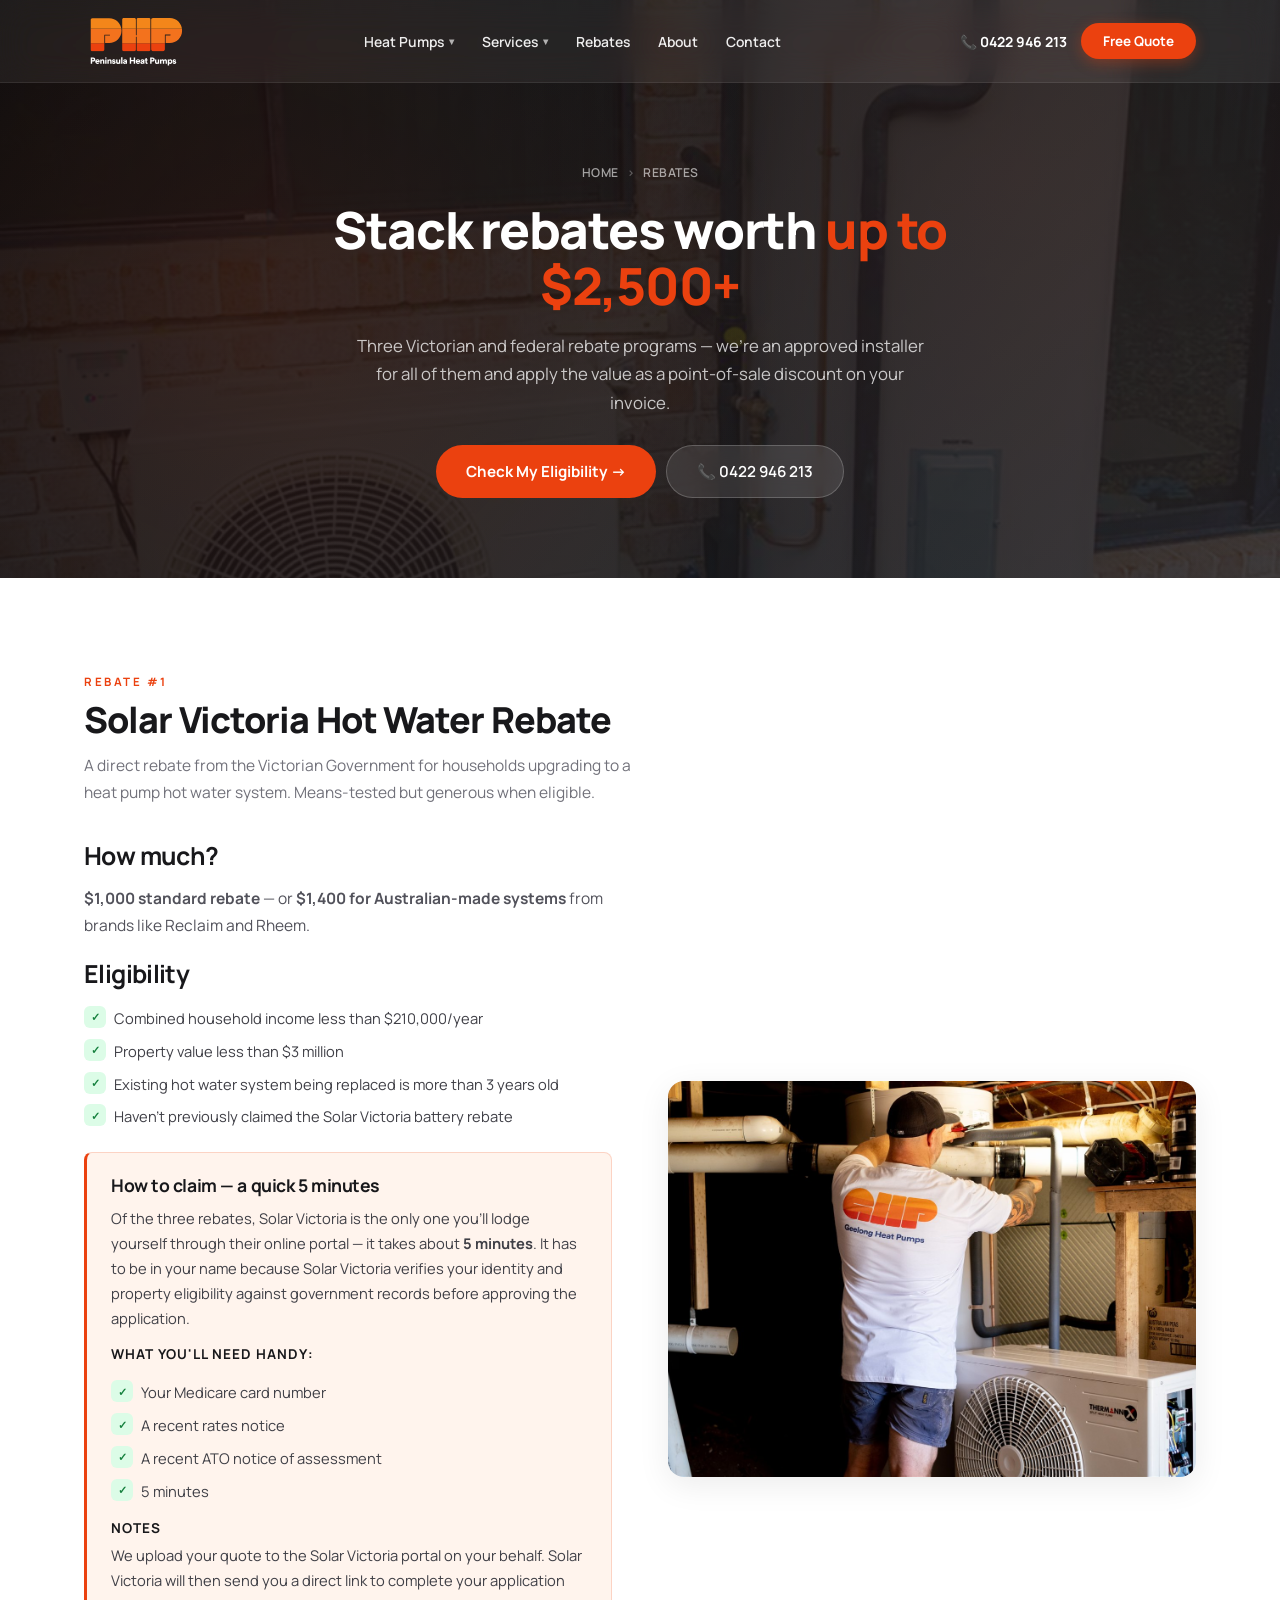
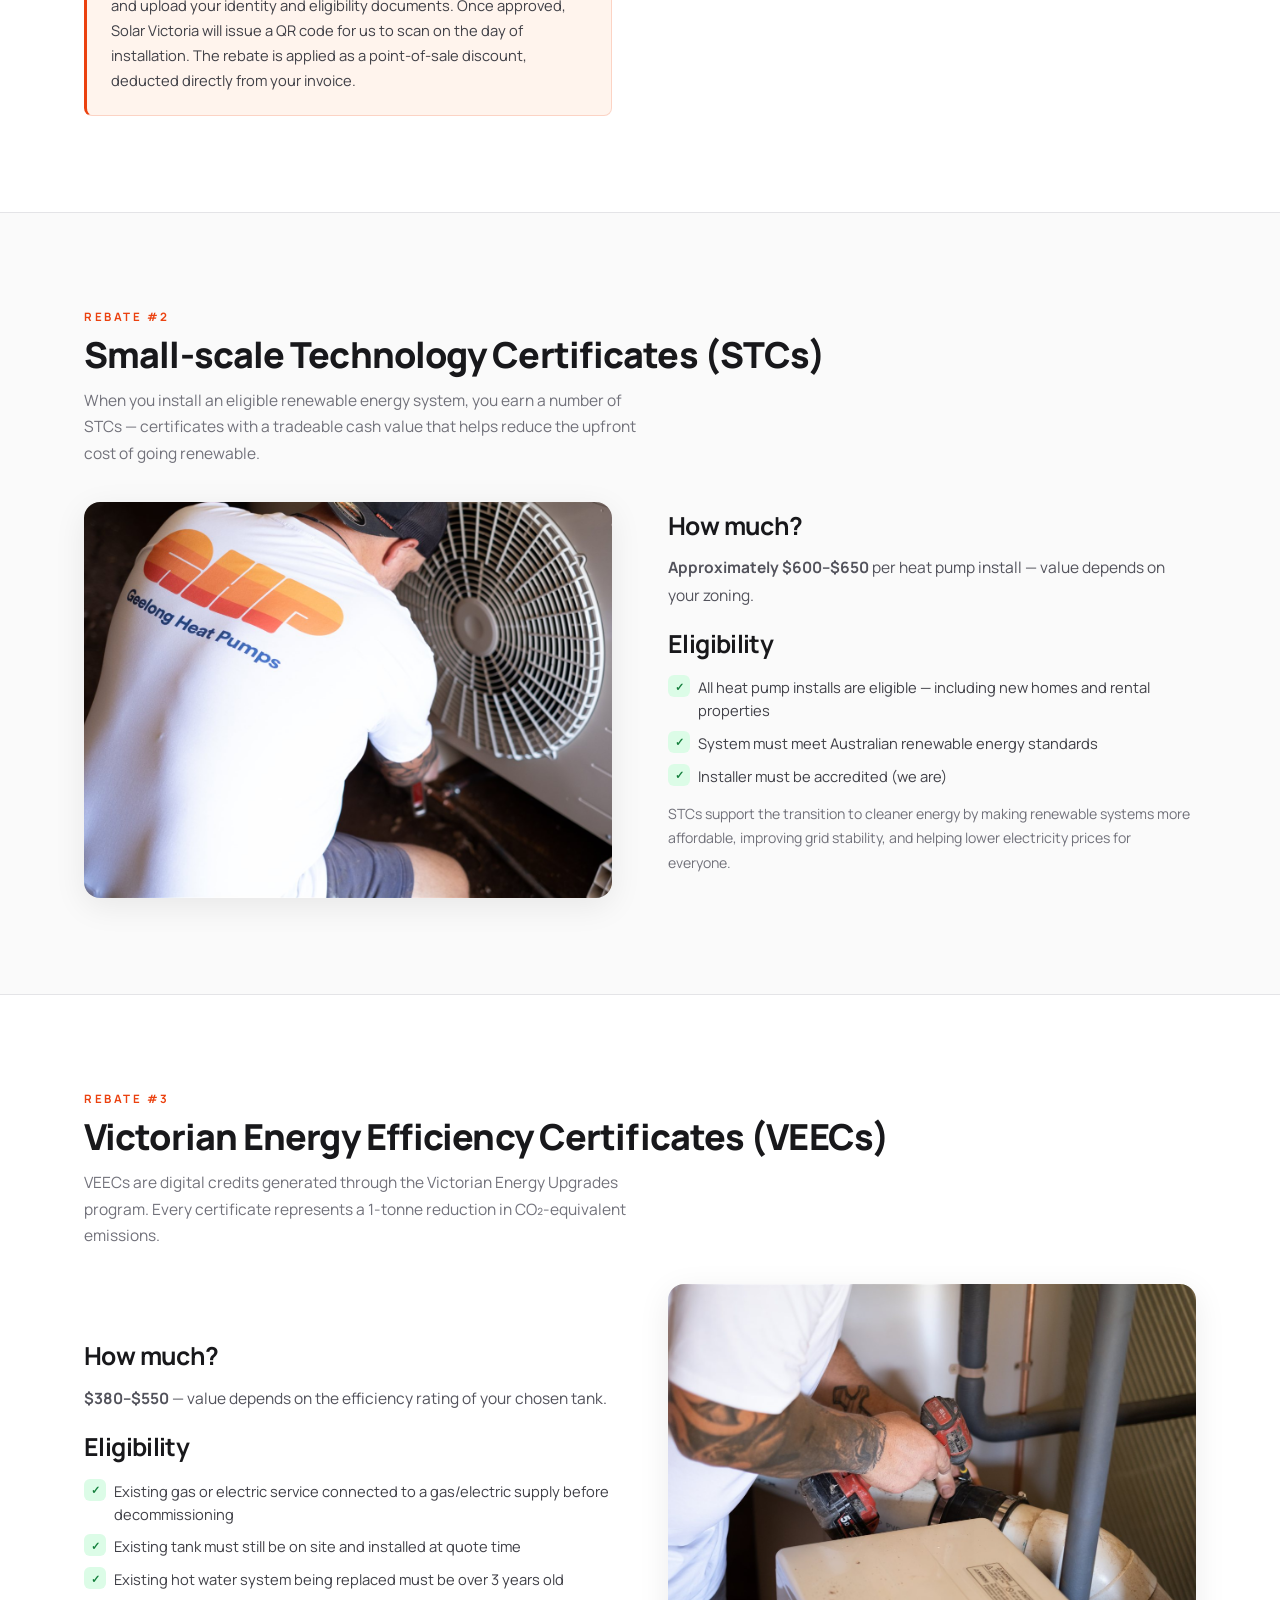
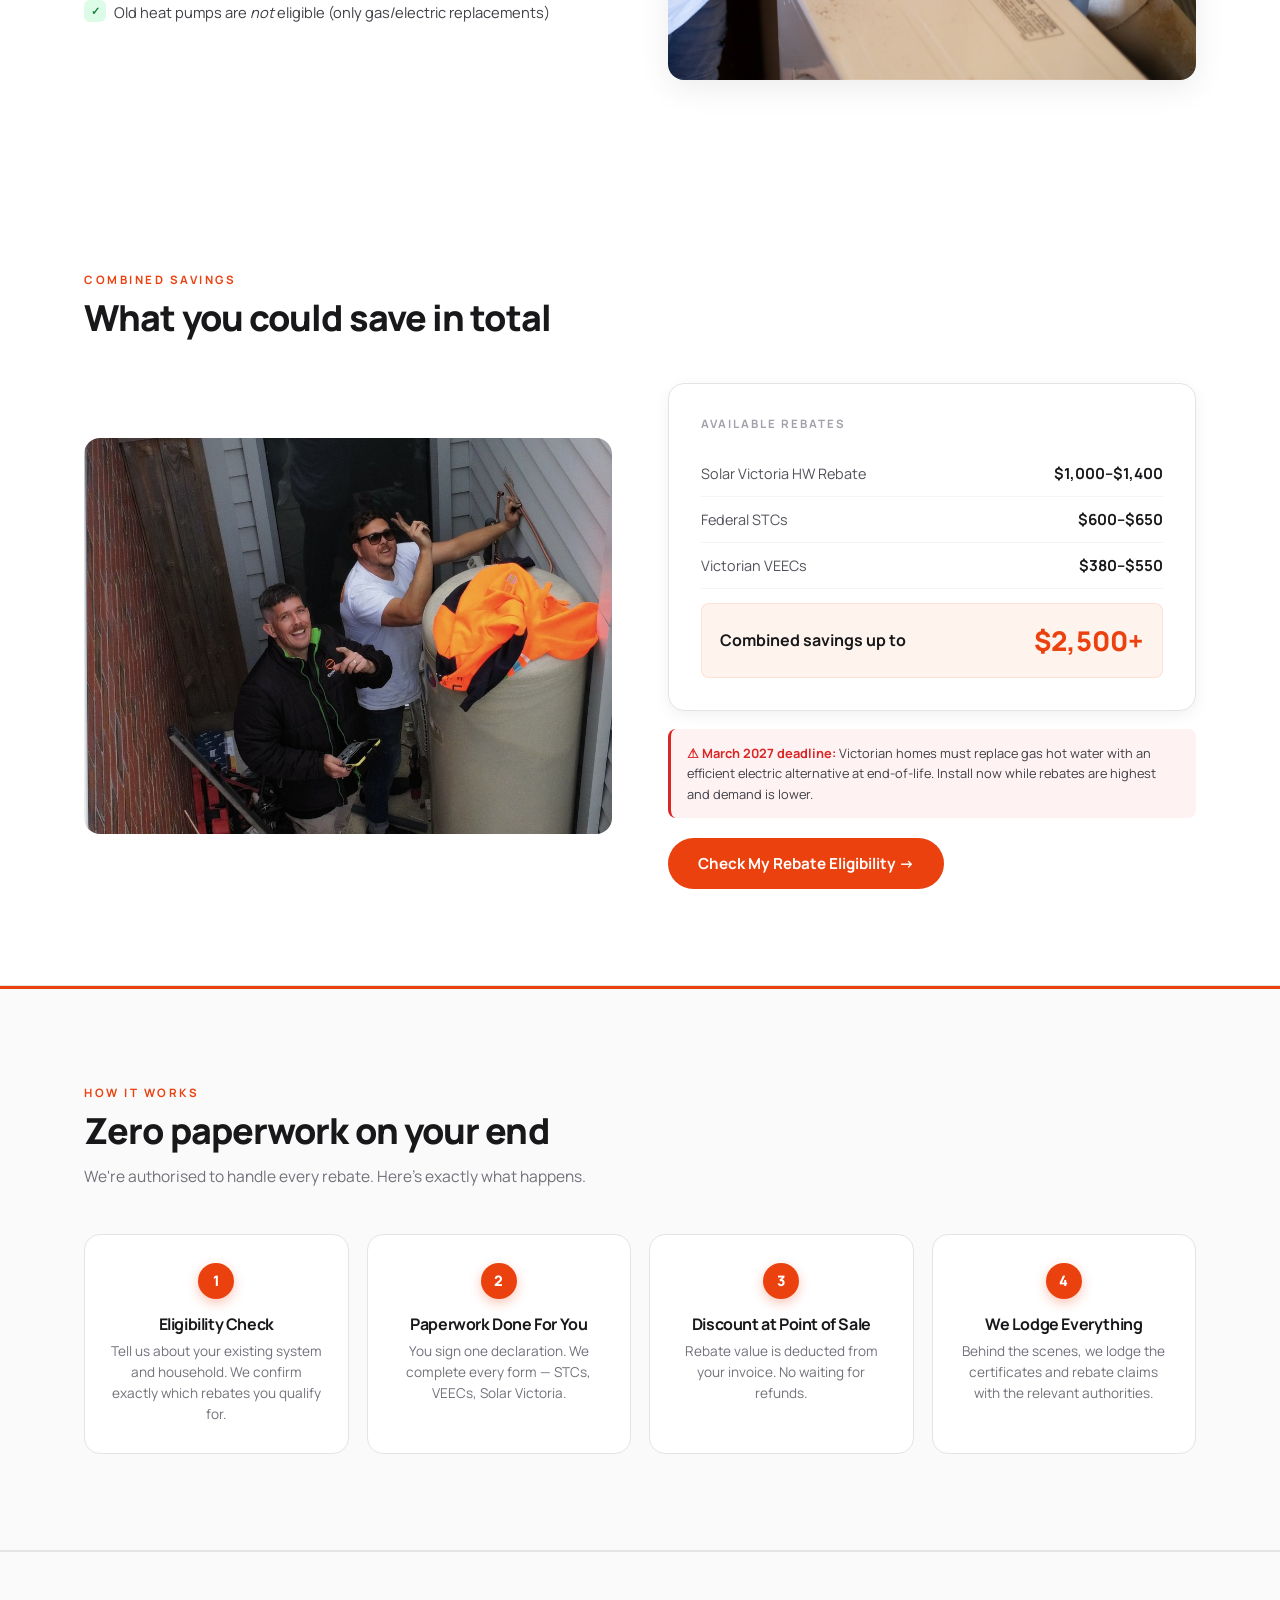
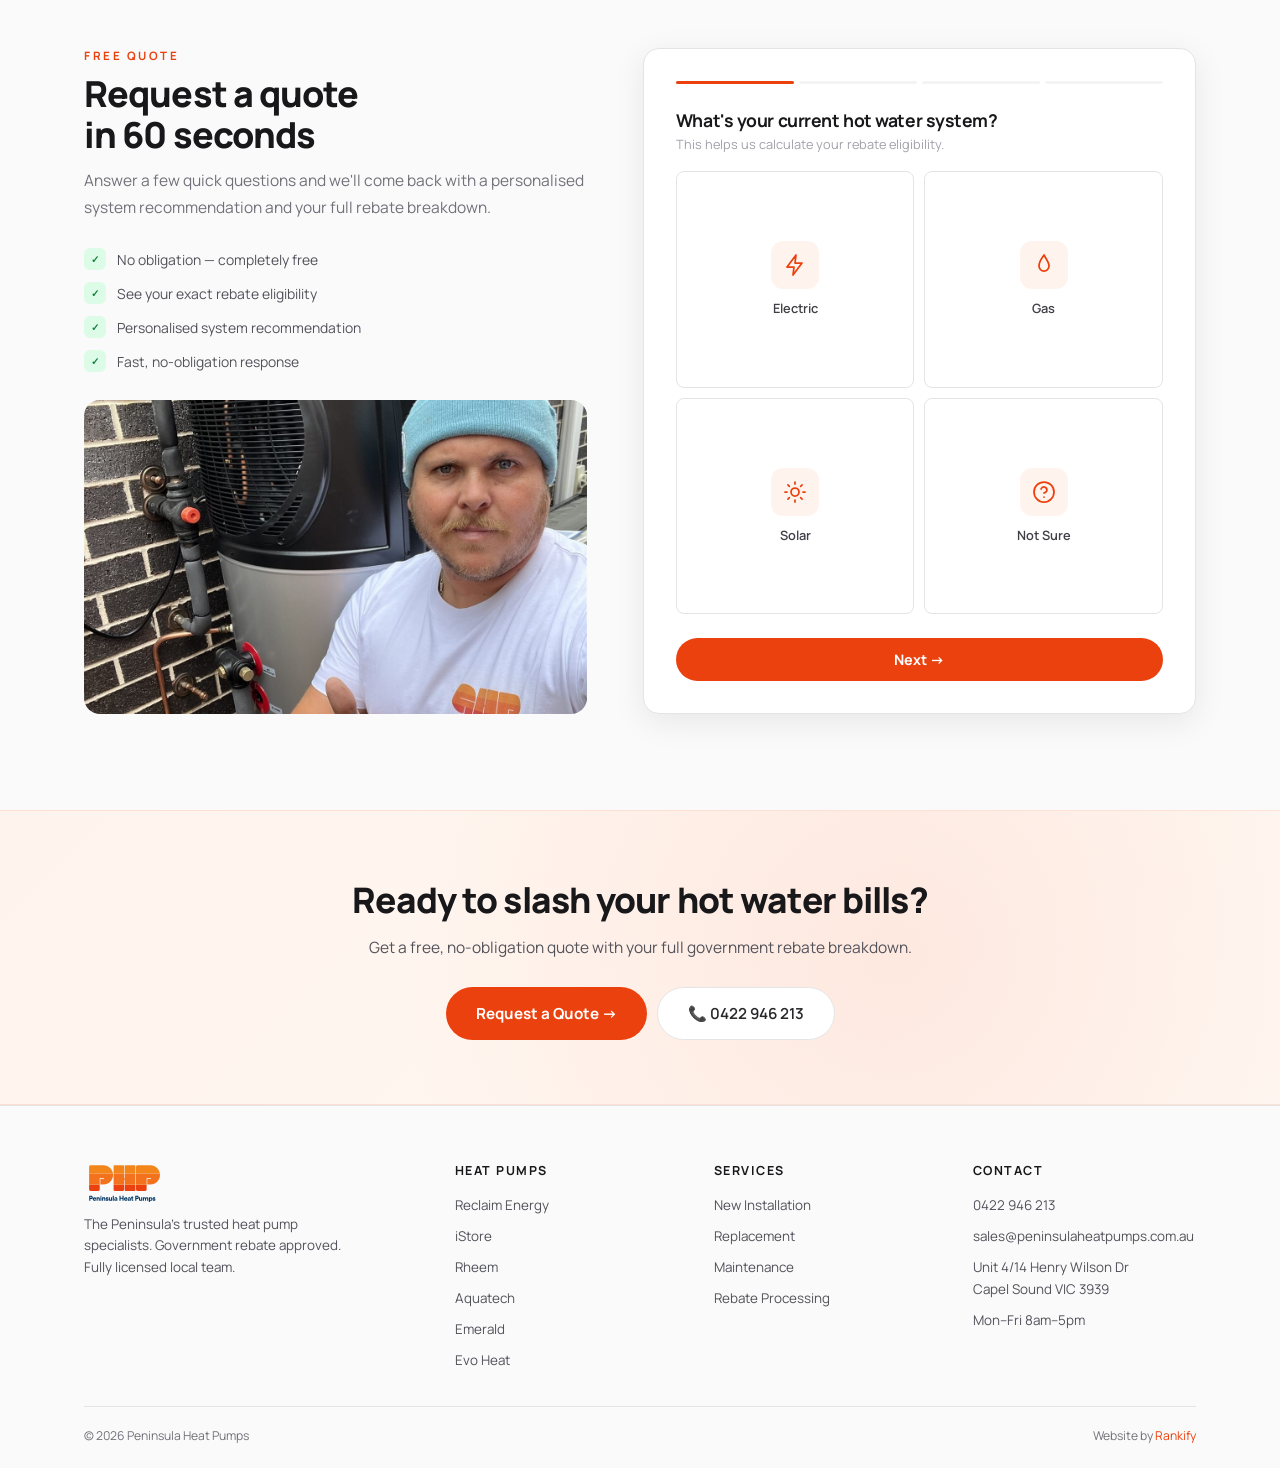
<file: rebates.html>
<!DOCTYPE html>
<html lang="en">
<head>
<!-- Google Tag Manager -->
<script>(function(w,d,s,l,i){w[l]=w[l]||[];w[l].push({'gtm.start':
new Date().getTime(),event:'gtm.js'});var f=d.getElementsByTagName(s)[0],
j=d.createElement(s),dl=l!='dataLayer'?'&l='+l:'';j.async=true;j.src=
'https://www.googletagmanager.com/gtm.js?id='+i+dl;f.parentNode.insertBefore(j,f);
})(window,document,'script','dataLayer','GTM-5JXBKLQL');</script>
<!-- End Google Tag Manager -->
<meta charset="UTF-8">
<meta name="viewport" content="width=device-width, initial-scale=1.0">
<link rel="icon" type="image/png" href="images/favicon.png"><link rel="icon" type="image/png" sizes="32x32" href="images/favicon-32x32.png"><link rel="icon" type="image/png" sizes="16x16" href="images/favicon-16x16.png"><link rel="apple-touch-icon" sizes="180x180" href="images/apple-touch-icon.png">
<link rel="preconnect" href="https://fonts.googleapis.com">
<link href="https://fonts.googleapis.com/css2?family=Manrope:wght@400;500;600;700;800&display=swap" rel="stylesheet">
<link rel="stylesheet" href="assets/site.css">
<title>Government Rebates | Peninsula Heat&nbsp;Pumps</title>
<meta name="description" content="Save up to &#36;2,500+ on a heat&nbsp;pump with stacked Victorian and federal rebates. We handle all the paperwork &mdash; rebate value applied as point-of-sale discount.">
<link rel="canonical" href="https://peninsulaheatpumps.com.au/rebates.html">
<meta property="og:type" content="website">
<meta property="og:title" content="Government Rebates | Peninsula Heat Pumps">
<meta property="og:description" content="Save up to &#36;2,500+ on a heat pump with stacked Victorian and federal rebates. We handle all the paperwork &mdash; rebate value applied as point-of-sale discount.">
<meta property="og:url" content="https://peninsulaheatpumps.com.au/rebates.html">
<meta property="og:site_name" content="Peninsula Heat Pumps">
</head>
<body>
<!-- Google Tag Manager (noscript) -->
<noscript><iframe src="https://www.googletagmanager.com/ns.html?id=GTM-5JXBKLQL"
height="0" width="0" style="display:none;visibility:hidden"></iframe></noscript>
<!-- End Google Tag Manager (noscript) -->
<nav class="nav" id="nav">
  <div class="nav-in">
    <a href="index.html" class="logo"><img src="images/logo-white-text.svg" alt="Peninsula Heat&nbsp;Pumps" class="logo-light"><img src="images/logo-original.svg" alt="Peninsula Heat&nbsp;Pumps" class="logo-dark"></a>
    <ul class="nav-l">
      <li class="has-dd"><a href="heat-pumps.html">Heat&nbsp;Pumps <span class="chev">&#9662;</span></a>
        <div class="dropdown">
          <a href="heat-pumps.html" class="dd-feat">Compare Heat&nbsp;Pumps</a>
          <div class="dd-sep"></div>
          <a href="reclaim.html">Reclaim Energy</a>
          <a href="istore.html">iStore</a>
          <a href="rheem.html">Rheem</a>
          <a href="aquatech.html">Aquatech</a>
          <a href="emeralds.html">Emerald</a>
          <a href="evoheat.html">Evo Heat</a>
        </div>
      </li>
      <li class="has-dd"><a href="services.html">Services <span class="chev">&#9662;</span></a>
        <div class="dropdown">
          <a href="services.html" class="dd-feat">All Services</a>
          <div class="dd-sep"></div>
          <a href="services.html#install">Heat&nbsp;Pump Installation</a>
          <a href="services.html#replace">System Replacement</a>
          <a href="services.html#maintain">Maintenance &amp; Repairs</a>
          <a href="pool-heat-pumps.html">Pool Heat&nbsp;Pumps</a>
          <a href="heating-cooling.html">Heating &amp; Cooling</a>
        </div>
      </li>
      <li><a href="rebates.html">Rebates</a></li>
      <li><a href="about.html">About</a></li>
      <li><a href="contact-us.html">Contact</a></li>
    </ul>
    <div class="nav-r">
      <a href="tel:0422946213" class="nav-ph">&#128222; 0422 946 213</a>
      <a href="#quote-form" class="nav-cta">Free Quote</a>
    </div>
    <button class="mob-tog" aria-label="Menu"><span></span><span></span><span></span></button>
  </div>
</nav>
<aside class="mdrawer" id="mdrawer"><button class="mdrawer-close" type="button" aria-label="Close menu">&times;</button>
  <ul class="mdrawer-list">
    <li><a href="index.html">Home</a></li>
    <li class="mdd">
      <button class="mdd-tog" type="button">Heat&nbsp;Pumps <span class="mdd-chev">&#9662;</span></button>
      <ul class="mdd-sub">
        <li><a href="heat-pumps.html" class="dd-feat-mob">Compare Heat&nbsp;Pumps</a></li>
        <li><a href="reclaim.html">Reclaim Energy</a></li>
        <li><a href="istore.html">iStore</a></li>
        <li><a href="rheem.html">Rheem</a></li>
        <li><a href="aquatech.html">Aquatech</a></li>
        <li><a href="emeralds.html">Emerald</a></li>
        <li><a href="evoheat.html">Evo Heat</a></li>
      </ul>
    </li>
    <li class="mdd">
      <button class="mdd-tog" type="button">Services <span class="mdd-chev">&#9662;</span></button>
      <ul class="mdd-sub">
        <li><a href="services.html" class="dd-feat-mob">All Services</a></li>
        <li><a href="services.html#install">Heat&nbsp;Pump Installation</a></li>
        <li><a href="services.html#replace">System Replacement</a></li>
        <li><a href="services.html#maintain">Maintenance &amp; Repairs</a></li>
        <li><a href="pool-heat-pumps.html">Pool Heat&nbsp;Pumps</a></li>
        <li><a href="heating-cooling.html">Heating &amp; Cooling</a></li>
      </ul>
    </li>
    <li><a href="rebates.html">Rebates</a></li>
    <li><a href="about.html">About</a></li>
    <li><a href="contact-us.html">Contact</a></li>
  </ul>
  <div class="mdrawer-cta">
    <a href="tel:0422946213" class="mc-call">&#128222; 0422 946 213</a>
    <a href="#quote-form" class="mc-quote">Get a Free Quote &rarr;</a>
  </div>
</aside>
<section class="phero">
  <div class="phero-bg"><img src="images/install-reclaim-hero.jpg" alt=""></div>
  <div class="phero-inner ctr">
    <div class="crumb"><a href="index.html">Home</a><span class="sep">&rsaquo;</span> Rebates</div>
    <h1>Stack rebates worth <span class="em">up to &#36;2,500+</span></h1>
    <p>Three Victorian and federal rebate programs &mdash; we&apos;re an approved installer for all of them and apply the value as a point-of-sale discount on your invoice.</p>
    <div class="phero-btns">
      <a href="#quote-form" class="btn-p">Check My Eligibility &rarr;</a>
      <a href="tel:0422946213" class="btn-glass">&#128222; 0422 946 213</a>
    </div>
  </div>
</section>

<section class="sec">
  <div class="ctr">
    <div class="sec-tag fade">Rebate #1</div>
    <h2 class="sec-t fade">Solar Victoria Hot&nbsp;Water Rebate</h2>
    <p class="sec-sub fade">A direct rebate from the Victorian Government for households upgrading to a heat&nbsp;pump hot&nbsp;water system. Means-tested but generous when eligible.</p>
    <div class="content-g" style="margin-top:36px">
      <div class="content-body fade">
        <h3>How much?</h3>
        <p><strong>&#36;1,000 standard rebate</strong> &mdash; or <strong>&#36;1,400 for Australian-made systems</strong> from brands like Reclaim and Rheem.</p>
        <h3 style="margin-top:20px">Eligibility</h3>
        <ul class="tlist">
          <li>Combined household income less than &#36;210,000/year</li>
          <li>Property value less than &#36;3 million</li>
          <li>Existing hot&nbsp;water system being replaced is more than 3 years old</li>
          <li>Haven&apos;t previously claimed the Solar Victoria battery rebate</li>
        </ul>
        <div style="margin-top:24px;padding:22px 24px;background:var(--orange-light);border:1px solid rgba(235,65,15,.18);border-left:3px solid var(--orange);border-radius:var(--rxs)">
          <h3 style="margin-bottom:10px;font-size:1.1rem">How to claim &mdash; a quick 5 minutes</h3>
          <p style="font-size:.92rem;color:var(--g700);line-height:1.7;margin-bottom:14px">Of the three rebates, Solar Victoria is the only one you&apos;ll lodge yourself through their online portal &mdash; it takes about <strong>5 minutes</strong>. It has to be in your name because Solar Victoria verifies your identity and property eligibility against government records before approving the application.</p>
          <p style="font-size:.85rem;font-weight:700;color:var(--g900);margin-bottom:6px;text-transform:uppercase;letter-spacing:1px">What you&apos;ll need handy:</p>
          <ul class="tlist" style="margin-bottom:16px">
            <li>Your Medicare card number</li>
            <li>A recent rates notice</li>
            <li>A recent ATO notice of assessment</li>
            <li>5 minutes</li>
          </ul>
          <p style="font-size:.85rem;font-weight:700;color:var(--g900);margin-bottom:6px;text-transform:uppercase;letter-spacing:1px">Notes</p>
          <p style="font-size:.92rem;color:var(--g700);line-height:1.7;margin:0">We upload your quote to the Solar Victoria portal on your behalf. Solar Victoria will then send you a direct link to complete your application and upload your identity and eligibility documents. Once approved, Solar Victoria will issue a QR code for us to scan on the day of installation. The rebate is applied as a point-of-sale discount, deducted directly from your invoice.</p>
        </div>
      </div>
      <div class="content-img fade"><img src="images/install-team-back.jpg" alt="Peninsula Heat&nbsp;Pumps installer at work"></div>
    </div>
  </div>
</section>

<section class="sec" style="background:var(--g50);border-top:1px solid var(--g200);border-bottom:1px solid var(--g200)">
  <div class="ctr">
    <div class="sec-tag fade">Rebate #2</div>
    <h2 class="sec-t fade">Small-scale Technology Certificates (STCs)</h2>
    <p class="sec-sub fade">When you install an eligible renewable energy system, you earn a number of STCs &mdash; certificates with a tradeable cash value that helps reduce the upfront cost of going renewable.</p>
    <div class="content-g rev" style="margin-top:36px">
      <div class="content-body fade">
        <h3>How much?</h3>
        <p><strong>Approximately &#36;600&ndash;&#36;650</strong> per heat&nbsp;pump install &mdash; value depends on your zoning.</p>
        <h3 style="margin-top:20px">Eligibility</h3>
        <ul class="tlist">
          <li>All heat&nbsp;pump installs are eligible &mdash; including new homes and rental properties</li>
          <li>System must meet Australian renewable energy standards</li>
          <li>Installer must be accredited (we are)</li>
        </ul>
        <p style="margin-top:14px;color:var(--g500);font-size:.88rem">STCs support the transition to cleaner energy by making renewable systems more affordable, improving grid stability, and helping lower electricity prices for everyone.</p>
      </div>
      <div class="content-img fade"><img src="images/install-back-fan.jpg" alt="Peninsula Heat&nbsp;Pumps installer fitting a split unit"></div>
    </div>
  </div>
</section>

<section class="sec">
  <div class="ctr">
    <div class="sec-tag fade">Rebate #3</div>
    <h2 class="sec-t fade">Victorian Energy Efficiency Certificates (VEECs)</h2>
    <p class="sec-sub fade">VEECs are digital credits generated through the Victorian Energy Upgrades program. Every certificate represents a 1-tonne reduction in CO&#8322;-equivalent emissions.</p>
    <div class="content-g" style="margin-top:36px">
      <div class="content-body fade">
        <h3>How much?</h3>
        <p><strong>&#36;380&ndash;&#36;550</strong> &mdash; value depends on the efficiency rating of your chosen tank.</p>
        <h3 style="margin-top:20px">Eligibility</h3>
        <ul class="tlist">
          <li>Existing gas or electric service connected to a gas/electric supply before decommissioning</li>
          <li>Existing tank must still be on site and installed at quote time</li>
          <li>Existing hot&nbsp;water system being replaced must be over 3 years old</li>
          <li>Old heat&nbsp;pumps are <em>not</em> eligible (only gas/electric replacements)</li>
        </ul>
      </div>
      <div class="content-img fade"><img src="images/install-drill-work.jpg" alt="Peninsula Heat&nbsp;Pumps installer plumbing in a heat&nbsp;pump"></div>
    </div>
  </div>
</section>

<section class="sec reb-sec">
  <div class="ctr">
    <div class="sec-tag fade">Combined Savings</div>
    <h2 class="sec-t fade">What you could save in total</h2>
    <div class="reb-g">
      <div class="reb-img fade"><img src="images/install-reclaim-job.jpg" alt="Cam and Josh on a Reclaim Energy install"></div>
      <div class="fade">
        <div class="reb-card">
          <div class="rc-h">Available Rebates</div>
          <div class="rc-r"><span class="l">Solar Victoria HW Rebate</span><span class="v">&#36;1,000&ndash;&#36;1,400</span></div>
          <div class="rc-r"><span class="l">Federal STCs</span><span class="v">&#36;600&ndash;&#36;650</span></div>
          <div class="rc-r"><span class="l">Victorian VEECs</span><span class="v">&#36;380&ndash;&#36;550</span></div>
          <div class="rc-tot"><span class="l">Combined savings up to</span><span class="v">&#36;2,500+</span></div>
        </div>
        <div class="rc-note"><strong>&#9888; March 2027 deadline:</strong> Victorian homes must replace gas hot&nbsp;water with an efficient electric alternative at end-of-life. Install now while rebates are highest and demand is lower.</div>
        <a href="#quote-form" class="btn-p" style="margin-top:20px;display:inline-flex">Check My Rebate Eligibility &rarr;</a>
      </div>
    </div>
  </div>
</section>

<section class="sec why-sec">
  <div class="ctr">
    <div class="sec-tag fade">How It Works</div>
    <h2 class="sec-t fade">Zero paperwork on your end</h2>
    <p class="sec-sub fade">We&apos;re authorised to handle every rebate. Here&apos;s exactly what happens.</p>
    <div class="proc">
      <div class="pstep fade"><div class="pnum">1</div><h4>Eligibility Check</h4><p>Tell us about your existing system and household. We confirm exactly which rebates you qualify for.</p></div>
      <div class="pstep fade"><div class="pnum">2</div><h4>Paperwork Done For You</h4><p>You sign one declaration. We complete every form &mdash; STCs, VEECs, Solar Victoria.</p></div>
      <div class="pstep fade"><div class="pnum">3</div><h4>Discount at Point of Sale</h4><p>Rebate value is deducted from your invoice. No waiting for refunds.</p></div>
      <div class="pstep fade"><div class="pnum">4</div><h4>We Lodge Everything</h4><p>Behind the scenes, we lodge the certificates and rebate claims with the relevant authorities.</p></div>
    </div>
  </div>
</section>

<section class="sec form-sec" id="quote">
  <div class="ctr">
    <div class="form-g">
      <div class="form-info fade">
        <div class="sec-tag">Free Quote</div>
        <h2 class="sec-t">Request a quote<br>in 60 seconds</h2>
        <p class="sec-sub">Answer a few quick questions and we&apos;ll come back with a personalised system recommendation and your full rebate breakdown.</p>
        <div class="fperks">
          <div class="fperk"><div class="fpd">&#10003;</div>No obligation &mdash; completely free</div>
          <div class="fperk"><div class="fpd">&#10003;</div>See your exact rebate eligibility</div>
          <div class="fperk"><div class="fpd">&#10003;</div>Personalised system recommendation</div>
          <div class="fperk"><div class="fpd">&#10003;</div>Fast, no-obligation response</div>
        </div>
        <div class="form-img"><img src="images/install-selfie.jpg" alt="Peninsula Heat&nbsp;Pumps installer"></div>
      </div>
      <div class="qform fade" data-context="Heat&nbsp;Pump Hot&nbsp;Water" id="quote-form">
        <div class="qform-head"><div class="qh-tag">Free Quote</div><h3>Get a Free Quote</h3></div>
        <div class="fsteps"><div class="fstep active"></div><div class="fstep"></div><div class="fstep"></div><div class="fstep"></div></div>
        <div class="fslide active" data-s="1" data-field="Current System">
          <h3>What&apos;s your current hot&nbsp;water system?</h3><p class="fsub">This helps us calculate your rebate eligibility.</p>
          <div class="og">
            <button class="ob" data-v="Electric"><div class="oico"><svg viewBox="0 0 24 24" aria-hidden="true"><path d="M13 2 4 14h7l-1 8 9-12h-7l1-8Z"/></svg></div><div class="olbl">Electric</div></button>
            <button class="ob" data-v="Gas"><div class="oico"><svg viewBox="0 0 24 24" aria-hidden="true"><path d="M12 2c-2 3-5 6-5 11a5 5 0 0 0 10 0c0-4-3-7-5-11Z"/></svg></div><div class="olbl">Gas</div></button>
            <button class="ob" data-v="Solar"><div class="oico"><svg viewBox="0 0 24 24" aria-hidden="true"><circle cx="12" cy="12" r="4"/><path d="M12 2v2M12 20v2M4.93 4.93l1.41 1.41M17.66 17.66l1.41 1.41M2 12h2M20 12h2M4.93 19.07l1.41-1.41M17.66 6.34l1.41-1.41"/></svg></div><div class="olbl">Solar</div></button>
            <button class="ob" data-v="Not Sure"><div class="oico"><svg viewBox="0 0 24 24" aria-hidden="true"><circle cx="12" cy="12" r="10"/><path d="M9.1 9a3 3 0 0 1 5.83 1c0 2-3 3-3 3"/><line x1="12" y1="17" x2="12.01" y2="17"/></svg></div><div class="olbl">Not Sure</div></button>
          </div>
          <div class="fnav"><button class="fn">Next &rarr;</button></div>
        </div>
        <div class="fslide" data-s="2" data-field="Household Size">
          <h3>How many people in your household?</h3><p class="fsub">We&apos;ll recommend the right tank size.</p>
          <div class="og">
            <button class="ob" data-v="1-2"><div class="oico"><svg viewBox="0 0 24 24" aria-hidden="true"><circle cx="12" cy="8" r="4"/><path d="M4 21v-1c0-4 4-6 8-6s8 2 8 6v1"/></svg></div><div class="olbl">1&ndash;2</div></button>
            <button class="ob" data-v="3-4"><div class="oico"><svg viewBox="0 0 24 24" aria-hidden="true"><circle cx="9" cy="8" r="3"/><circle cx="17" cy="9" r="2.5"/><path d="M3 20v-1c0-3 3-5 6-5s6 2 6 5v1M15 20v-1c0-2 2-3 4-3s4 1 4 3v1"/></svg></div><div class="olbl">3&ndash;4</div></button>
            <button class="ob" data-v="5-6"><div class="oico"><svg viewBox="0 0 24 24" aria-hidden="true"><circle cx="7" cy="9" r="2.2"/><circle cx="17" cy="9" r="2.2"/><circle cx="12" cy="14" r="1.8"/><path d="M2 21v-1c0-2 2-3.5 5-3.5s5 1.5 5 3.5v1M12 21v-1c0-2 2-3.5 5-3.5s5 1.5 5 3.5v1M8 21c0-1.5 1-2.5 4-2.5s4 1 4 2.5"/></svg></div><div class="olbl">5&ndash;6</div></button>
            <button class="ob" data-v="7+"><div class="oico"><svg viewBox="0 0 24 24" aria-hidden="true"><path d="M3 11 12 3l9 8M5 11v10h14V11M9 21v-6h6v6"/></svg></div><div class="olbl">7+</div></button>
          </div>
          <div class="fnav"><button class="fb">&larr; Back</button><button class="fn">Next &rarr;</button></div>
        </div>
        <div class="fslide" data-s="3" data-field="Project Type">
          <h3>What do you need?</h3><p class="fsub">We cover installs, replacements, and repairs.</p>
          <div class="og">
            <button class="ob" data-v="New Install"><div class="oico"><svg viewBox="0 0 24 24" aria-hidden="true"><path d="M12 4v16M4 12h16"/></svg></div><div class="olbl">New Install</div></button>
            <button class="ob" data-v="Replacement"><div class="oico"><svg viewBox="0 0 24 24" aria-hidden="true"><path d="M3 12a9 9 0 0 1 15-6l3 3M21 3v6h-6"/><path d="M21 12a9 9 0 0 1-15 6l-3-3M3 21v-6h6"/></svg></div><div class="olbl">Replacement</div></button>
            <button class="ob" data-v="Repair"><div class="oico"><svg viewBox="0 0 24 24" aria-hidden="true"><path d="M14.7 6.3a4 4 0 1 0-5.4 5.4L3 18l3 3 6.3-6.3a4 4 0 1 0 5.4-5.4l-2.6 2.6-3-3 2.6-2.6Z"/></svg></div><div class="olbl">Repair</div></button>
            <button class="ob" data-v="Just Advice"><div class="oico"><svg viewBox="0 0 24 24" aria-hidden="true"><path d="M21 12c0 4-4 7-9 7-1.5 0-3-.3-4.2-.8L3 20l1.2-3.6C3.4 15.4 3 13.7 3 12c0-4 4-7 9-7s9 3 9 7Z"/></svg></div><div class="olbl">Just Advice</div></button>
          </div>
          <div class="fnav"><button class="fb">&larr; Back</button><button class="fn">Next &rarr;</button></div>
        </div>
        <div class="fslide" data-s="4">
          <h3>Almost done &mdash; your details</h3><p class="fsub">We&apos;ll be in touch soon.</p>
          <input type="text" class="finp" placeholder="Your name">
          <input type="tel" class="finp" placeholder="Phone number">
          <input type="email" class="finp" placeholder="Email address">
          <input type="text" class="finp" placeholder="Suburb">
          <textarea class="finp" placeholder="Anything else we should know? (optional)" data-optional></textarea>
          <input type="text" name="_honey" style="display:none" tabindex="-1" autocomplete="off">
          <div class="fnav"><button class="fb">&larr; Back</button><button class="fn" data-action="submit">Request My Quote &rarr;</button></div>
        </div>
        <div class="fslide" data-s="5">
          <div style="text-align:center;padding:28px 0"><div style="font-size:2.2rem;margin-bottom:10px">&#9989;</div><h3 style="margin-bottom:6px">We&apos;re On It!</h3><p class="fsub" style="margin:0">Your enquiry has been sent &mdash; we&apos;ll be in touch as soon as possible with your personalised quote and rebate breakdown. Need urgent help? Call <a href="tel:0422946213" style="color:var(--orange);font-weight:700">0422 946 213</a>.</p></div>
        </div>
      </div>
    </div>
  </div>
</section>
<section class="cta-strip">
  <div class="ctr">
    <h2 class="fade">Ready to slash your hot&nbsp;water bills?</h2>
    <p class="fade">Get a free, no-obligation quote with your full government rebate breakdown.</p>
    <div class="cta-strip-btns fade">
      <a href="#quote-form" class="btn-p">Request a Quote &rarr;</a>
      <a href="tel:0422946213" class="btn-glass">&#128222; 0422 946 213</a>
    </div>
  </div>
</section>
<footer class="foot">
  <div class="ctr">
    <div class="foot-g">
      <div class="foot-brand">
        <a href="index.html" class="logo"><img src="images/logo-white-text.svg" alt="Peninsula Heat&nbsp;Pumps" class="logo-light"><img src="images/logo-original.svg" alt="Peninsula Heat&nbsp;Pumps" class="logo-dark"></a>
        <p>The Peninsula's trusted heat&nbsp;pump specialists. Government rebate approved. Fully licensed local team.</p>
      </div>
      <div><h4>Heat&nbsp;Pumps</h4><ul class="foot-l">
        <li><a href="reclaim.html">Reclaim Energy</a></li>
        <li><a href="istore.html">iStore</a></li>
        <li><a href="rheem.html">Rheem</a></li>
        <li><a href="aquatech.html">Aquatech</a></li>
        <li><a href="emeralds.html">Emerald</a></li>
        <li><a href="evoheat.html">Evo Heat</a></li>
      </ul></div>
      <div><h4>Services</h4><ul class="foot-l">
        <li><a href="services.html">New Installation</a></li>
        <li><a href="services.html">Replacement</a></li>
        <li><a href="services.html">Maintenance</a></li>
        <li><a href="rebates.html">Rebate Processing</a></li>
              </ul></div>
      <div><h4>Contact</h4><ul class="foot-l">
        <li><a href="tel:0422946213">0422 946 213</a></li>
        <li><a href="mailto:sales@peninsulaheatpumps.com.au">sales@peninsulaheatpumps.com.au</a></li>
        <li><a>Unit 4/14 Henry Wilson Dr<br>Capel Sound VIC 3939</a></li>
        <li><a>Mon&ndash;Fri 8am&ndash;5pm</a></li>
      </ul></div>
    </div>
    <div class="foot-b"><span>&copy; 2026 Peninsula Heat&nbsp;Pumps</span><span>Website by <a href="https://rankify.com.au">Rankify</a></span></div>
  </div>
</footer>
<div class="sticky"><a href="tel:0422946213" class="sc">&#128222; Call</a><a href="#quote-form" class="sq">Free Quote</a></div>
<script src="assets/site.js"></script>
</body>
</html>
</file>
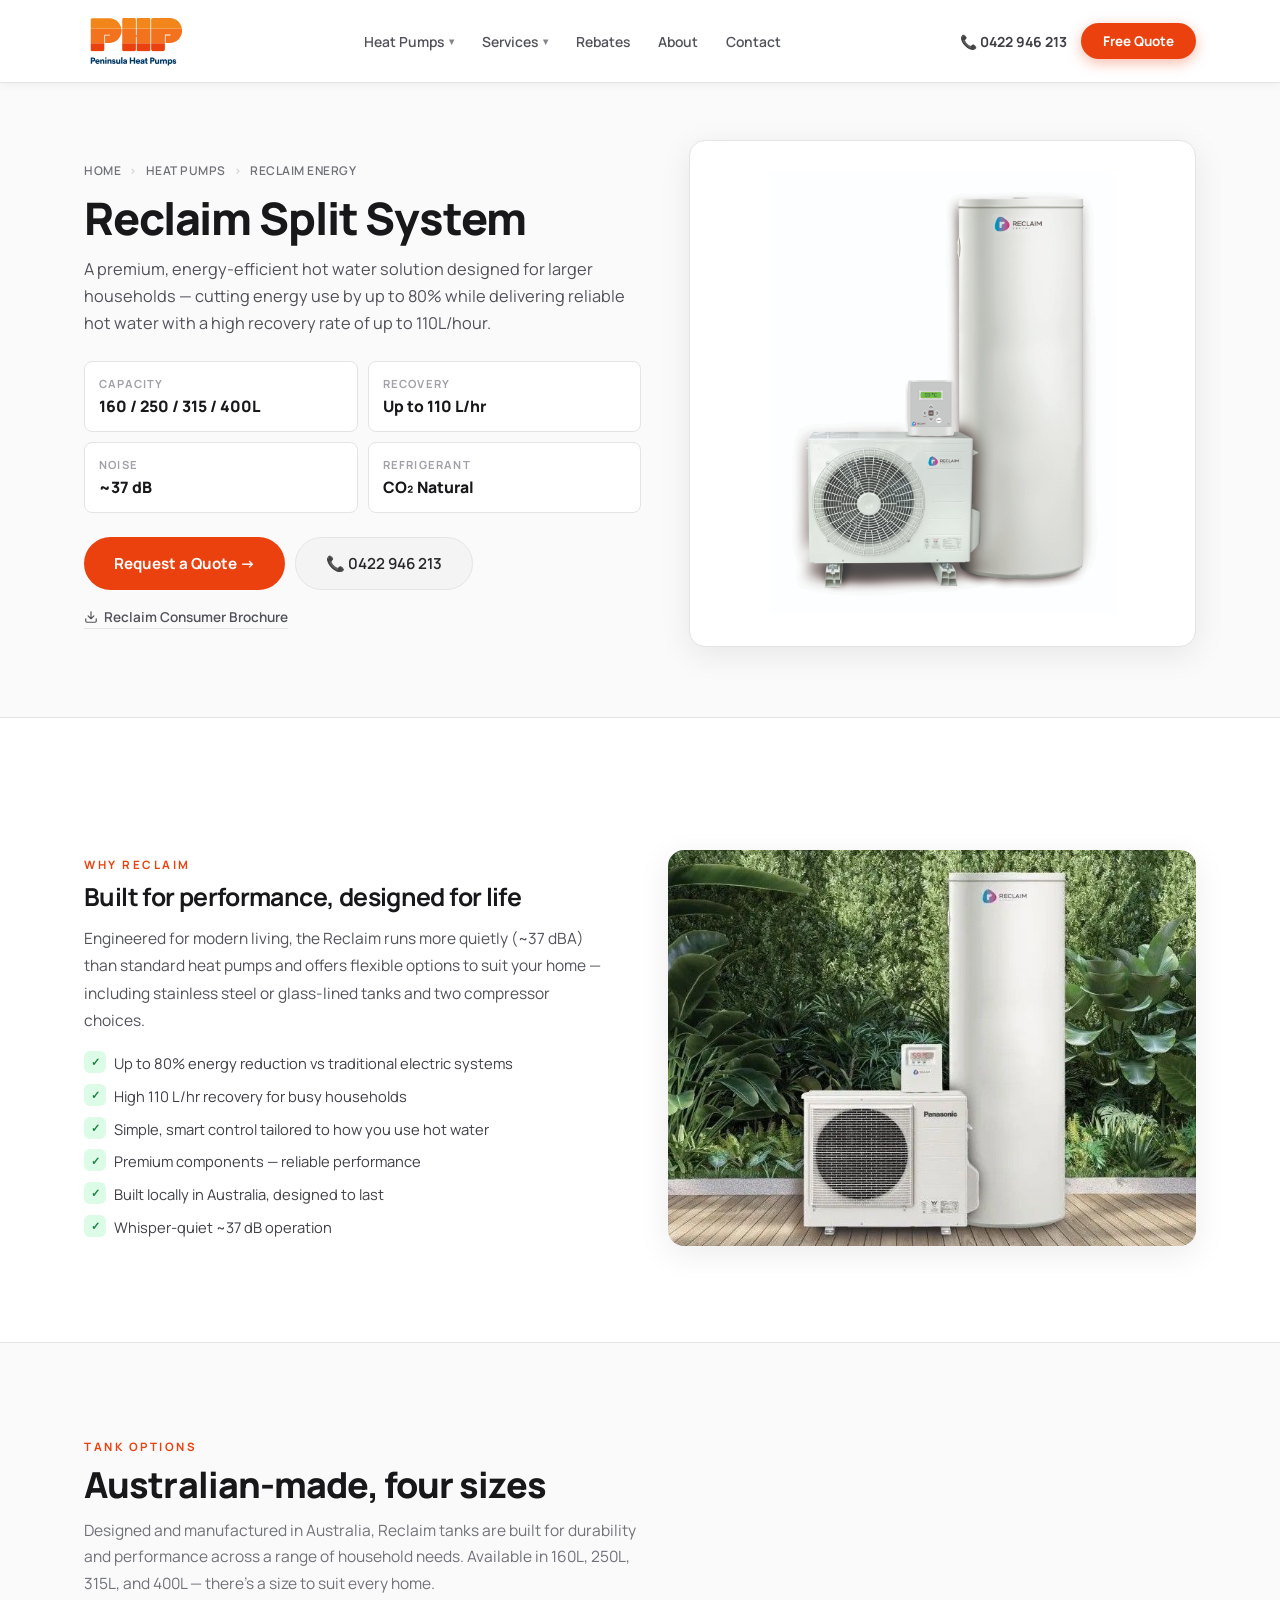
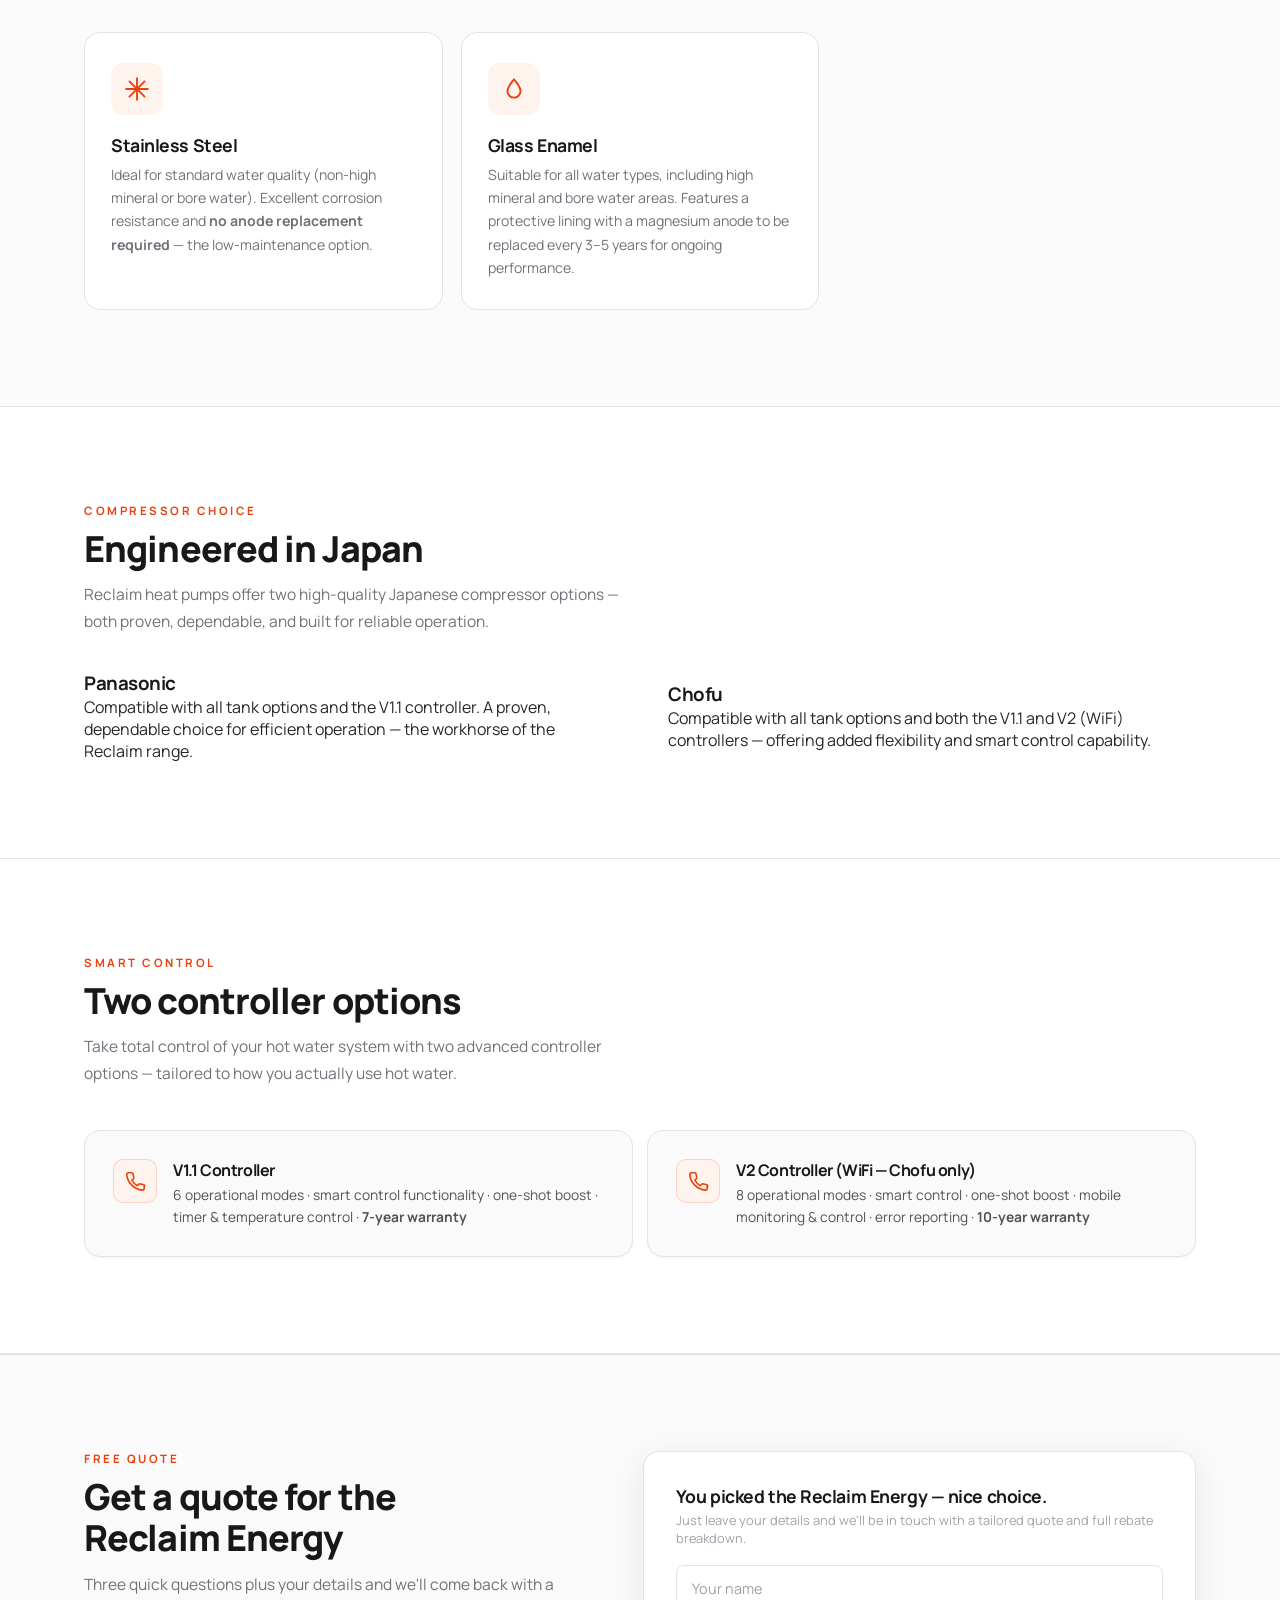
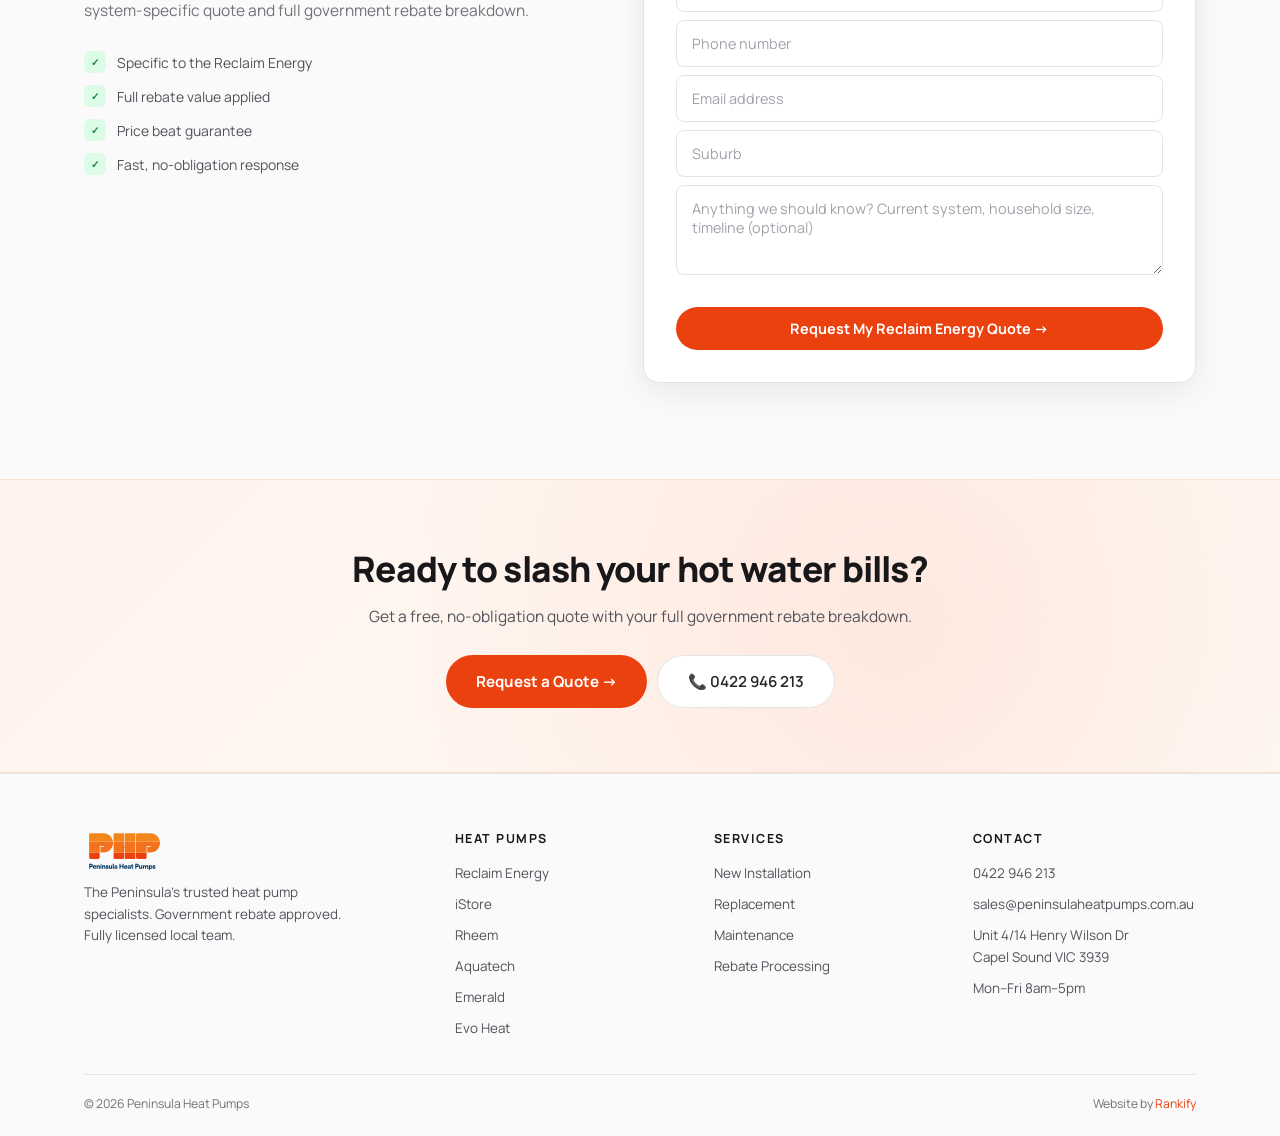
<file: reclaim.html>
<!DOCTYPE html>
<html lang="en">
<head>
<!-- Google Tag Manager -->
<script>(function(w,d,s,l,i){w[l]=w[l]||[];w[l].push({'gtm.start':
new Date().getTime(),event:'gtm.js'});var f=d.getElementsByTagName(s)[0],
j=d.createElement(s),dl=l!='dataLayer'?'&l='+l:'';j.async=true;j.src=
'https://www.googletagmanager.com/gtm.js?id='+i+dl;f.parentNode.insertBefore(j,f);
})(window,document,'script','dataLayer','GTM-5JXBKLQL');</script>
<!-- End Google Tag Manager -->
<meta charset="UTF-8">
<meta name="viewport" content="width=device-width, initial-scale=1.0">
<link rel="icon" type="image/png" href="images/favicon.png"><link rel="icon" type="image/png" sizes="32x32" href="images/favicon-32x32.png"><link rel="icon" type="image/png" sizes="16x16" href="images/favicon-16x16.png"><link rel="apple-touch-icon" sizes="180x180" href="images/apple-touch-icon.png">
<link rel="preconnect" href="https://fonts.googleapis.com">
<link href="https://fonts.googleapis.com/css2?family=Manrope:wght@400;500;600;700;800&display=swap" rel="stylesheet">
<link rel="stylesheet" href="assets/site.css">
<title>Reclaim Energy Heat&nbsp;Pump | Peninsula Heat&nbsp;Pumps</title>
<meta name="description" content="Reclaim Energy is the gold standard heat&nbsp;pump &mdash; Australian-made, CO2 refrigerant, up to 80% energy reduction. Glass or stainless steel 315L/400L split system.">
<link rel="canonical" href="https://peninsulaheatpumps.com.au/reclaim.html">
<meta property="og:type" content="website">
<meta property="og:title" content="Reclaim Energy Heat Pump | Peninsula Heat Pumps">
<meta property="og:description" content="Reclaim Energy is the gold standard heat pump &mdash; Australian-made, CO2 refrigerant, up to 80% energy reduction. Glass or stainless steel 315L/400L split system.">
<meta property="og:url" content="https://peninsulaheatpumps.com.au/reclaim.html">
<meta property="og:site_name" content="Peninsula Heat Pumps">
</head>
<body class="light-hero">
<!-- Google Tag Manager (noscript) -->
<noscript><iframe src="https://www.googletagmanager.com/ns.html?id=GTM-5JXBKLQL"
height="0" width="0" style="display:none;visibility:hidden"></iframe></noscript>
<!-- End Google Tag Manager (noscript) -->
<nav class="nav" id="nav">
  <div class="nav-in">
    <a href="index.html" class="logo"><img src="images/logo-white-text.svg" alt="Peninsula Heat&nbsp;Pumps" class="logo-light"><img src="images/logo-original.svg" alt="Peninsula Heat&nbsp;Pumps" class="logo-dark"></a>
    <ul class="nav-l">
      <li class="has-dd"><a href="heat-pumps.html">Heat&nbsp;Pumps <span class="chev">&#9662;</span></a>
        <div class="dropdown">
          <a href="heat-pumps.html" class="dd-feat">Compare Heat&nbsp;Pumps</a>
          <div class="dd-sep"></div>
          <a href="reclaim.html">Reclaim Energy</a>
          <a href="istore.html">iStore</a>
          <a href="rheem.html">Rheem</a>
          <a href="aquatech.html">Aquatech</a>
          <a href="emeralds.html">Emerald</a>
          <a href="evoheat.html">Evo Heat</a>
        </div>
      </li>
      <li class="has-dd"><a href="services.html">Services <span class="chev">&#9662;</span></a>
        <div class="dropdown">
          <a href="services.html" class="dd-feat">All Services</a>
          <div class="dd-sep"></div>
          <a href="services.html#install">Heat&nbsp;Pump Installation</a>
          <a href="services.html#replace">System Replacement</a>
          <a href="services.html#maintain">Maintenance &amp; Repairs</a>
          <a href="pool-heat-pumps.html">Pool Heat&nbsp;Pumps</a>
          <a href="heating-cooling.html">Heating &amp; Cooling</a>
        </div>
      </li>
      <li><a href="rebates.html">Rebates</a></li>
      <li><a href="about.html">About</a></li>
      <li><a href="contact-us.html">Contact</a></li>
    </ul>
    <div class="nav-r">
      <a href="tel:0422946213" class="nav-ph">&#128222; 0422 946 213</a>
      <a href="#quote-form" class="nav-cta">Free Quote</a>
    </div>
    <button class="mob-tog" aria-label="Menu"><span></span><span></span><span></span></button>
  </div>
</nav>
<aside class="mdrawer" id="mdrawer"><button class="mdrawer-close" type="button" aria-label="Close menu">&times;</button>
  <ul class="mdrawer-list">
    <li><a href="index.html">Home</a></li>
    <li class="mdd">
      <button class="mdd-tog" type="button">Heat&nbsp;Pumps <span class="mdd-chev">&#9662;</span></button>
      <ul class="mdd-sub">
        <li><a href="heat-pumps.html" class="dd-feat-mob">Compare Heat&nbsp;Pumps</a></li>
        <li><a href="reclaim.html">Reclaim Energy</a></li>
        <li><a href="istore.html">iStore</a></li>
        <li><a href="rheem.html">Rheem</a></li>
        <li><a href="aquatech.html">Aquatech</a></li>
        <li><a href="emeralds.html">Emerald</a></li>
        <li><a href="evoheat.html">Evo Heat</a></li>
      </ul>
    </li>
    <li class="mdd">
      <button class="mdd-tog" type="button">Services <span class="mdd-chev">&#9662;</span></button>
      <ul class="mdd-sub">
        <li><a href="services.html" class="dd-feat-mob">All Services</a></li>
        <li><a href="services.html#install">Heat&nbsp;Pump Installation</a></li>
        <li><a href="services.html#replace">System Replacement</a></li>
        <li><a href="services.html#maintain">Maintenance &amp; Repairs</a></li>
        <li><a href="pool-heat-pumps.html">Pool Heat&nbsp;Pumps</a></li>
        <li><a href="heating-cooling.html">Heating &amp; Cooling</a></li>
      </ul>
    </li>
    <li><a href="rebates.html">Rebates</a></li>
    <li><a href="about.html">About</a></li>
    <li><a href="contact-us.html">Contact</a></li>
  </ul>
  <div class="mdrawer-cta">
    <a href="tel:0422946213" class="mc-call">&#128222; 0422 946 213</a>
    <a href="#quote-form" class="mc-quote">Get a Free Quote &rarr;</a>
  </div>
</aside>
<section class="pdhero">
  <div class="ctr">
    <div class="pdhero-g">
      <div class="fade">
        <div class="crumb"><a href="index.html">Home</a><span class="sep">&rsaquo;</span> <a href="heat-pumps.html">Heat&nbsp;Pumps</a><span class="sep">&rsaquo;</span> Reclaim Energy</div>
        <h1>Reclaim Split System</h1>
        <p class="lead">A premium, energy-efficient hot&nbsp;water solution designed for larger households &mdash; cutting energy use by up to 80% while delivering reliable hot&nbsp;water with a high recovery rate of up to 110L/hour.</p>
        <div class="pd-quick">
          <div class="pdq"><div class="k">Capacity</div><div class="v">160 / 250 / 315 / 400L</div></div>
          <div class="pdq"><div class="k">Recovery</div><div class="v">Up to 110 L/hr</div></div>
          <div class="pdq"><div class="k">Noise</div><div class="v">~37 dB</div></div>
          <div class="pdq"><div class="k">Refrigerant</div><div class="v">CO&#8322; Natural</div></div>
        </div>
        <div class="pd-btns">
          <a href="#quote" class="btn-p">Request a Quote &rarr;</a>
          <a href="tel:0422946213" class="btn-glass" style="background:var(--g100);color:var(--g800);border-color:var(--g200)">&#128222; 0422 946 213</a>
        </div>
        <div class="pd-downloads">
          <a href="assets/brochures/reclaim-brochure.pdf" class="pd-download" target="_blank" rel="noopener"><svg viewBox="0 0 24 24" aria-hidden="true"><path d="M21 15v4a2 2 0 0 1-2 2H5a2 2 0 0 1-2-2v-4M7 10l5 5 5-5M12 15V3"/></svg>Reclaim Consumer Brochure</a>
        </div>
      </div>
      <div class="pdhero-img fade"><img src="images/product-reclaim.jpg" alt="Reclaim Energy heat&nbsp;pump"></div>
    </div>
  </div>
</section>

<section class="sec">
  <div class="ctr">
    <div class="content-g">
      <div class="content-body fade">
        <div class="sec-tag">Why Reclaim</div>
        <h3>Built for performance, designed for life</h3>
        <p>Engineered for modern living, the Reclaim runs more quietly (~37 dBA) than standard heat&nbsp;pumps and offers flexible options to suit your home &mdash; including stainless steel or glass-lined tanks and two compressor choices.</p>
        <ul class="tlist">
          <li>Up to 80% energy reduction vs traditional electric systems</li>
          <li>High 110 L/hr recovery for busy households</li>
          <li>Simple, smart control tailored to how you use hot&nbsp;water</li>
          <li>Premium components &mdash; reliable performance</li>
          <li>Built locally in Australia, designed to last</li>
          <li>Whisper-quiet ~37 dB operation</li>
        </ul>
      </div>
      <div class="content-img fade"><img src="images/install-reclaim.jpg" alt="Reclaim Energy split system with Panasonic compressor"></div>
    </div>
  </div>
</section>

<section class="sec" style="background:var(--g50);border-top:1px solid var(--g200);border-bottom:1px solid var(--g200)">
  <div class="ctr">
    <div class="sec-tag fade">Tank Options</div>
    <h2 class="sec-t fade">Australian-made, four sizes</h2>
    <p class="sec-sub fade">Designed and manufactured in Australia, Reclaim tanks are built for durability and performance across a range of household needs. Available in 160L, 250L, 315L, and 400L &mdash; there&apos;s a size to suit every home.</p>
    <div class="fg">
      <div class="fg-card fade">
        <div class="fg-ico"><svg viewBox="0 0 24 24" aria-hidden="true"><path d="M12 2v20M2 12h20M5 5l14 14M19 5 5 19"/></svg></div>
        <h4>Stainless Steel</h4>
        <p>Ideal for standard water quality (non-high mineral or bore water). Excellent corrosion resistance and <strong>no anode replacement required</strong> &mdash; the low-maintenance option.</p>
      </div>
      <div class="fg-card fade">
        <div class="fg-ico"><svg viewBox="0 0 24 24" aria-hidden="true"><path d="M12 3c-3 4-6 7-6 11a6 6 0 0 0 12 0c0-4-3-7-6-11Z"/></svg></div>
        <h4>Glass Enamel</h4>
        <p>Suitable for all water types, including high mineral and bore water areas. Features a protective lining with a magnesium anode to be replaced every 3&ndash;5 years for ongoing performance.</p>
      </div>
    </div>
  </div>
</section>

<section class="sec">
  <div class="ctr">
    <div class="sec-tag fade">Compressor Choice</div>
    <h2 class="sec-t fade">Engineered in Japan</h2>
    <p class="sec-sub fade">Reclaim heat&nbsp;pumps offer two high-quality Japanese compressor options &mdash; both proven, dependable, and built for reliable operation.</p>
    <div class="content-g" style="margin-top:36px">
      <div class="fade">
        <h3>Panasonic</h3>
        <p>Compatible with all tank options and the V1.1 controller. A proven, dependable choice for efficient operation &mdash; the workhorse of the Reclaim range.</p>
      </div>
      <div class="fade">
        <h3>Chofu</h3>
        <p>Compatible with all tank options and both the V1.1 and V2 (WiFi) controllers &mdash; offering added flexibility and smart control capability.</p>
      </div>
    </div>
  </div>
</section>

<section class="sec why-sec">
  <div class="ctr">
    <div class="sec-tag fade">Smart Control</div>
    <h2 class="sec-t fade">Two controller options</h2>
    <p class="sec-sub fade">Take total control of your hot&nbsp;water system with two advanced controller options &mdash; tailored to how you actually use hot&nbsp;water.</p>
    <div class="why-g">
      <div class="wcard fade"><div class="wico"><svg viewBox="0 0 24 24" aria-hidden="true"><path d="M22 17v3a2 2 0 0 1-2 2 19 19 0 0 1-17-17 2 2 0 0 1 2-2h3a2 2 0 0 1 2 1.7c.1 1 .3 2 .6 2.9a2 2 0 0 1-.4 2L8.5 11a16 16 0 0 0 6 6l1.5-1.4a2 2 0 0 1 2-.4c.9.3 2 .5 3 .6a2 2 0 0 1 1.7 2Z"/></svg></div><div>
        <h4>V1.1 Controller</h4>
        <p>6 operational modes &middot; smart control functionality &middot; one-shot boost &middot; timer &amp; temperature control &middot; <strong>7-year warranty</strong></p>
      </div></div>
      <div class="wcard fade"><div class="wico"><svg viewBox="0 0 24 24" aria-hidden="true"><path d="M22 17v3a2 2 0 0 1-2 2 19 19 0 0 1-17-17 2 2 0 0 1 2-2h3a2 2 0 0 1 2 1.7c.1 1 .3 2 .6 2.9a2 2 0 0 1-.4 2L8.5 11a16 16 0 0 0 6 6l1.5-1.4a2 2 0 0 1 2-.4c.9.3 2 .5 3 .6a2 2 0 0 1 1.7 2Z"/></svg></div><div>
        <h4>V2 Controller (WiFi &mdash; Chofu only)</h4>
        <p>8 operational modes &middot; smart control &middot; one-shot boost &middot; mobile monitoring &amp; control &middot; error reporting &middot; <strong>10-year warranty</strong></p>
      </div></div>
    </div>
  </div>
</section>

<section class="sec form-sec" id="quote">
  <div class="ctr">
    <div class="form-g">
      <div class="form-info fade">
        <div class="sec-tag">Free Quote</div>
        <h2 class="sec-t">Get a quote for the<br>Reclaim Energy</h2>
        <p class="sec-sub">Three quick questions plus your details and we&apos;ll come back with a system-specific quote and full government rebate breakdown.</p>
        <div class="fperks">
          <div class="fperk"><div class="fpd">&#10003;</div>Specific to the Reclaim Energy</div>
          <div class="fperk"><div class="fpd">&#10003;</div>Full rebate value applied</div>
          <div class="fperk"><div class="fpd">&#10003;</div>Price beat guarantee</div>
          <div class="fperk"><div class="fpd">&#10003;</div>Fast, no-obligation response</div>
        </div>
      </div>
      <div class="qform fade" data-context="Reclaim Energy Heat Pump" id="quote-form">
        <div class="qform-head"><div class="qh-tag">Free Quote</div><h3>Get a Free Reclaim Energy Quote</h3></div>
        <div class="fslide active" data-s="1">
          <h3>You picked the Reclaim Energy &mdash; nice choice.</h3><p class="fsub">Just leave your details and we&apos;ll be in touch with a tailored quote and full rebate breakdown.</p>
          <input type="text" class="finp" placeholder="Your name">
          <input type="tel" class="finp" placeholder="Phone number">
          <input type="email" class="finp" placeholder="Email address">
          <input type="text" class="finp" placeholder="Suburb">
          <textarea class="finp" placeholder="Anything we should know? Current system, household size, timeline (optional)" data-optional></textarea>
          <input type="text" name="_honey" style="display:none" tabindex="-1" autocomplete="off">
          <div class="fnav"><button class="fn" data-action="submit" style="width:100%">Request My Reclaim Energy Quote &rarr;</button></div>
        </div>
        <div class="fslide" data-s="2">
          <div style="text-align:center;padding:28px 0"><div style="font-size:2.2rem;margin-bottom:10px">&#9989;</div><h3 style="margin-bottom:6px">We&apos;re On It!</h3><p class="fsub" style="margin:0">Your Reclaim Energy enquiry has been sent &mdash; we&apos;ll be in touch as soon as possible with your personalised quote and rebate breakdown. Need urgent help? Call <a href="tel:0422946213" style="color:var(--orange);font-weight:700">0422 946 213</a>.</p></div>
        </div>
      </div>
    </div>
  </div>
</section>
<section class="cta-strip">
  <div class="ctr">
    <h2 class="fade">Ready to slash your hot&nbsp;water bills?</h2>
    <p class="fade">Get a free, no-obligation quote with your full government rebate breakdown.</p>
    <div class="cta-strip-btns fade">
      <a href="#quote-form" class="btn-p">Request a Quote &rarr;</a>
      <a href="tel:0422946213" class="btn-glass">&#128222; 0422 946 213</a>
    </div>
  </div>
</section>
<footer class="foot">
  <div class="ctr">
    <div class="foot-g">
      <div class="foot-brand">
        <a href="index.html" class="logo"><img src="images/logo-white-text.svg" alt="Peninsula Heat&nbsp;Pumps" class="logo-light"><img src="images/logo-original.svg" alt="Peninsula Heat&nbsp;Pumps" class="logo-dark"></a>
        <p>The Peninsula's trusted heat&nbsp;pump specialists. Government rebate approved. Fully licensed local team.</p>
      </div>
      <div><h4>Heat&nbsp;Pumps</h4><ul class="foot-l">
        <li><a href="reclaim.html">Reclaim Energy</a></li>
        <li><a href="istore.html">iStore</a></li>
        <li><a href="rheem.html">Rheem</a></li>
        <li><a href="aquatech.html">Aquatech</a></li>
        <li><a href="emeralds.html">Emerald</a></li>
        <li><a href="evoheat.html">Evo Heat</a></li>
      </ul></div>
      <div><h4>Services</h4><ul class="foot-l">
        <li><a href="services.html">New Installation</a></li>
        <li><a href="services.html">Replacement</a></li>
        <li><a href="services.html">Maintenance</a></li>
        <li><a href="rebates.html">Rebate Processing</a></li>
              </ul></div>
      <div><h4>Contact</h4><ul class="foot-l">
        <li><a href="tel:0422946213">0422 946 213</a></li>
        <li><a href="mailto:sales@peninsulaheatpumps.com.au">sales@peninsulaheatpumps.com.au</a></li>
        <li><a>Unit 4/14 Henry Wilson Dr<br>Capel Sound VIC 3939</a></li>
        <li><a>Mon&ndash;Fri 8am&ndash;5pm</a></li>
      </ul></div>
    </div>
    <div class="foot-b"><span>&copy; 2026 Peninsula Heat&nbsp;Pumps</span><span>Website by <a href="https://rankify.com.au">Rankify</a></span></div>
  </div>
</footer>
<div class="sticky"><a href="tel:0422946213" class="sc">&#128222; Call</a><a href="#quote-form" class="sq">Free Quote</a></div>
<script src="assets/site.js"></script>
</body>
</html>
</file>
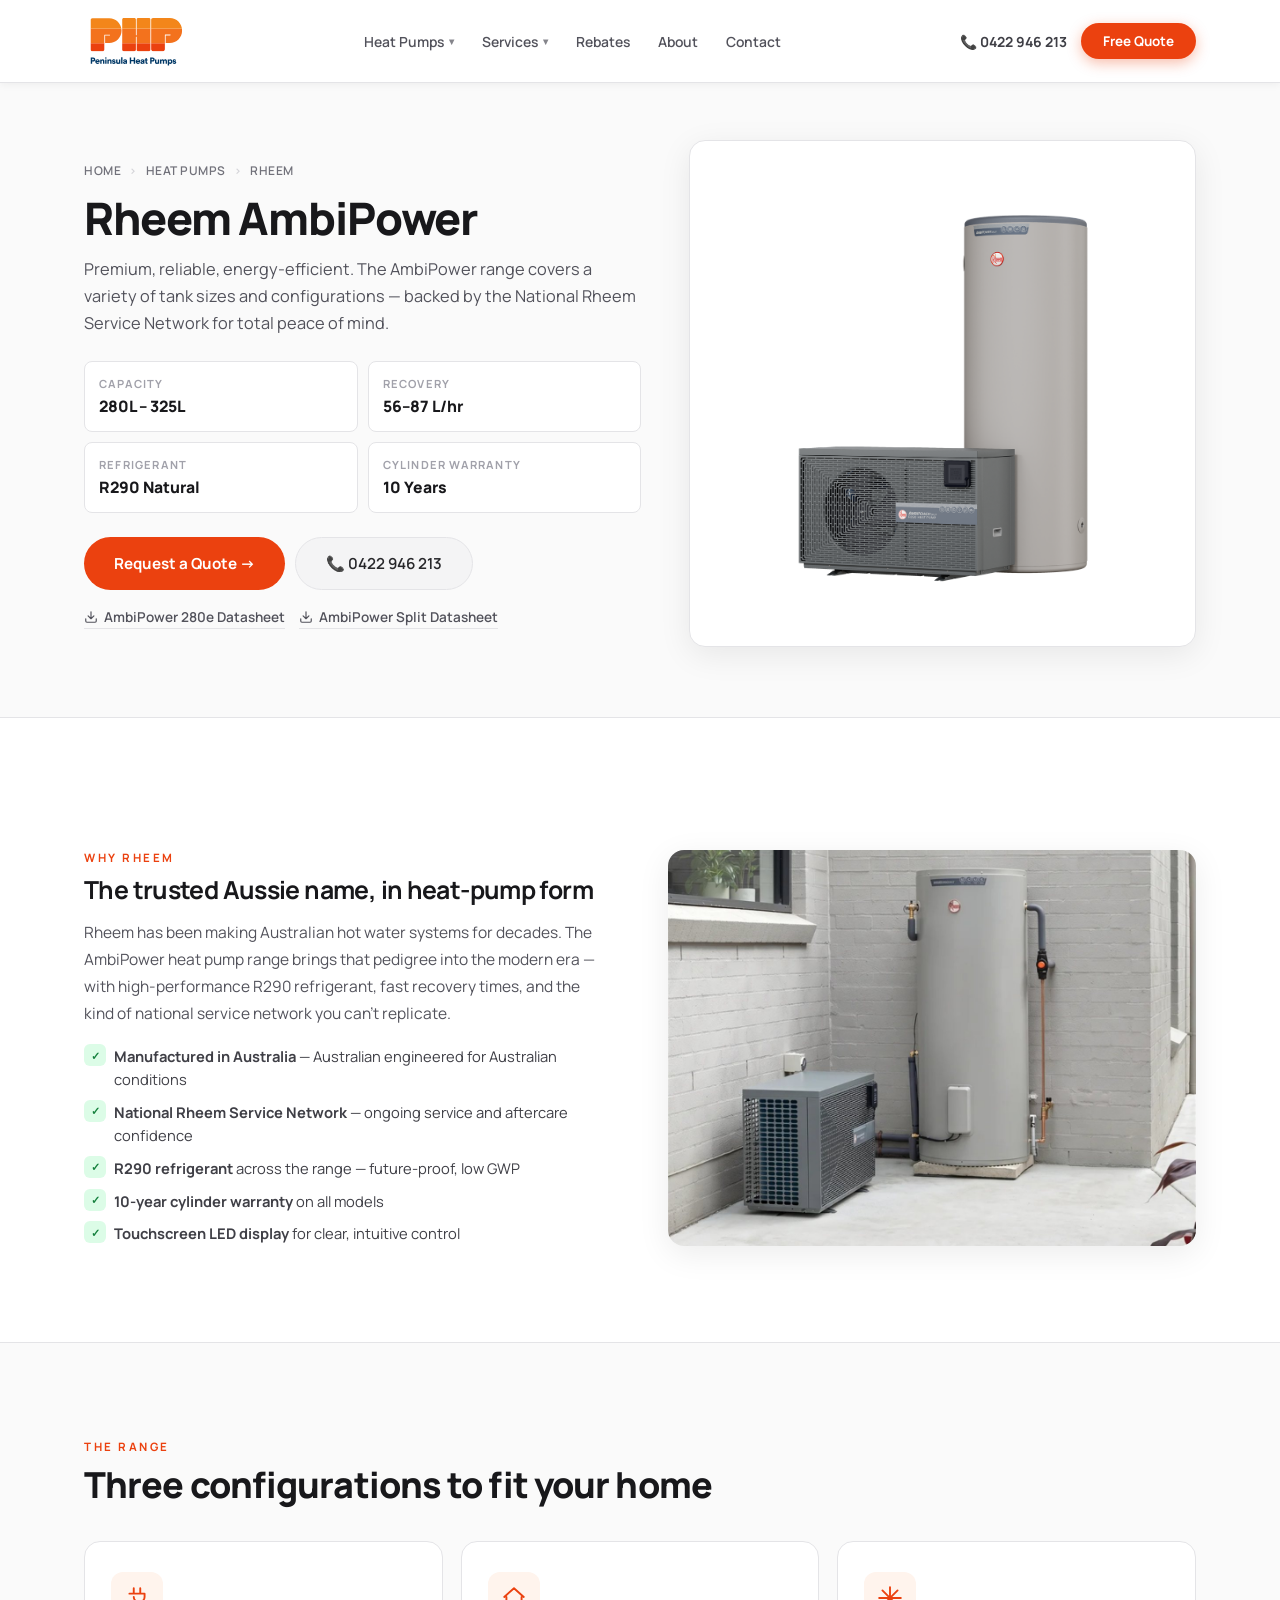
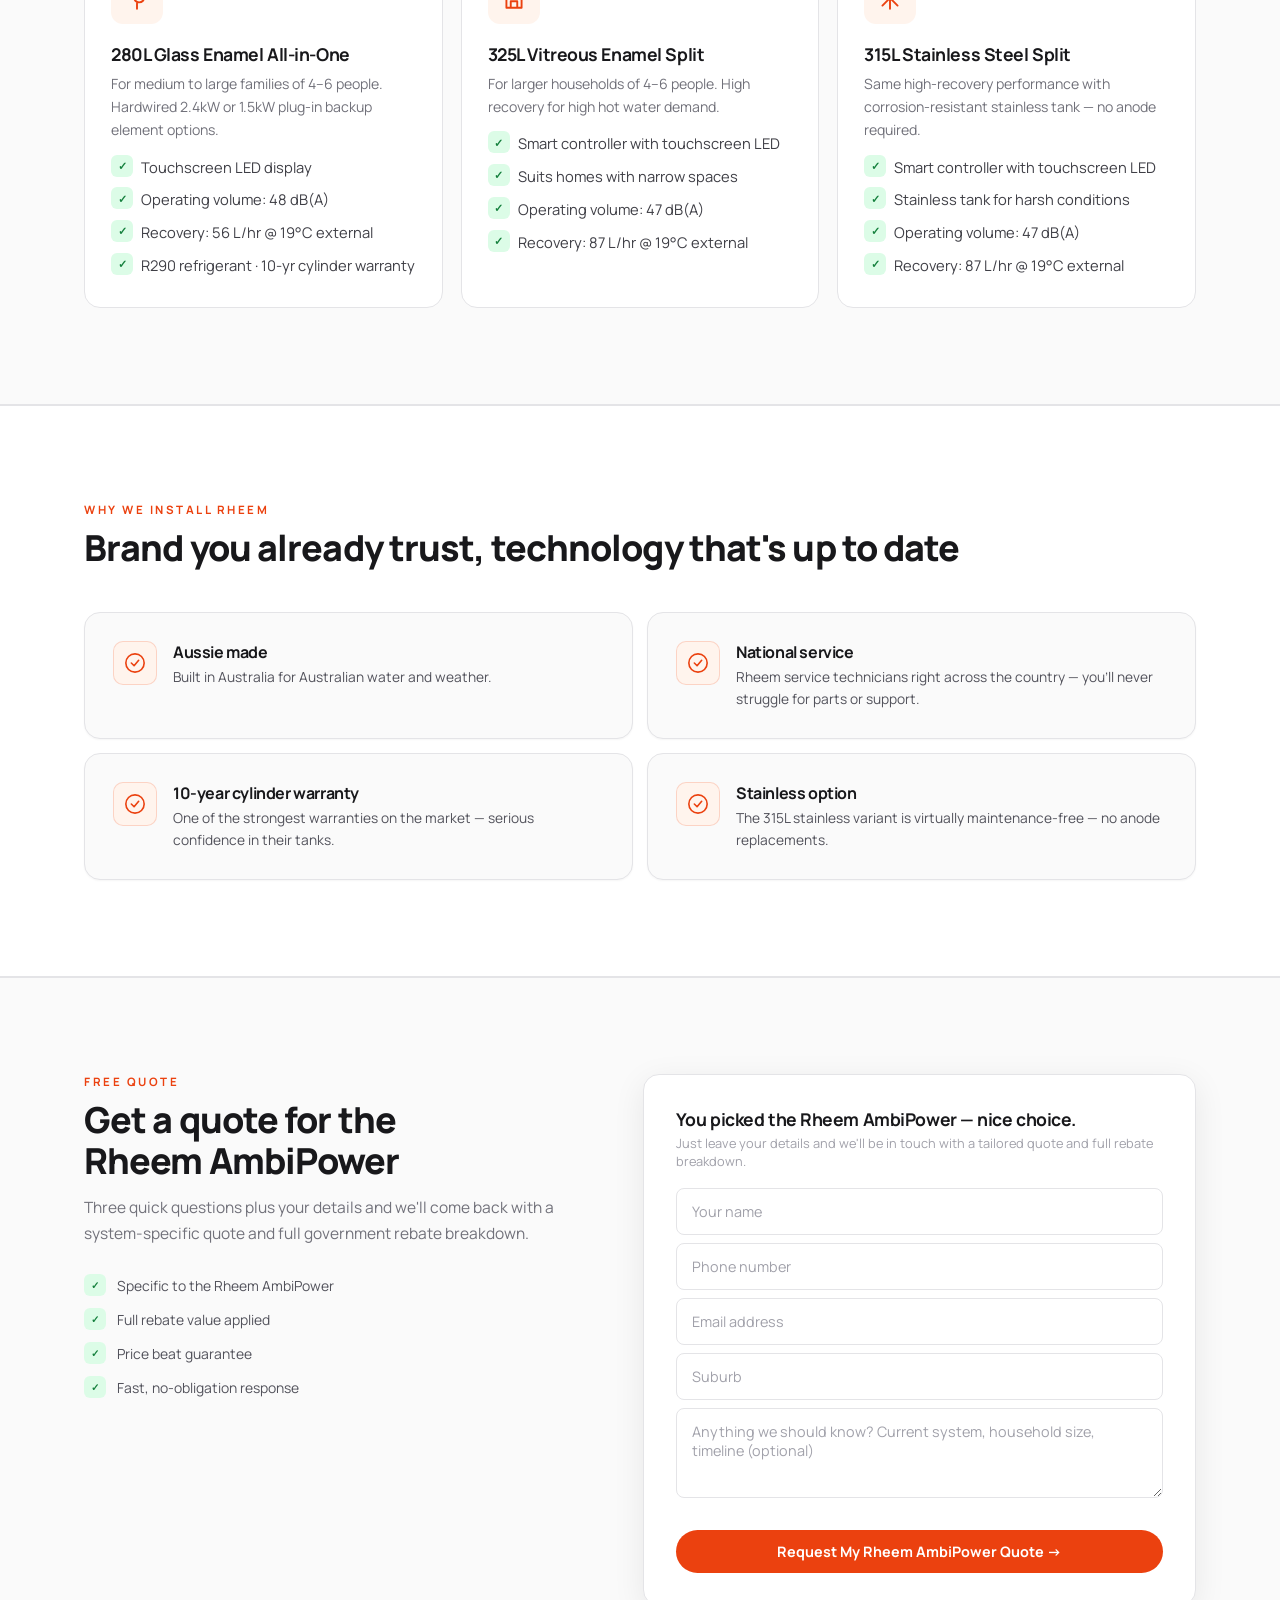
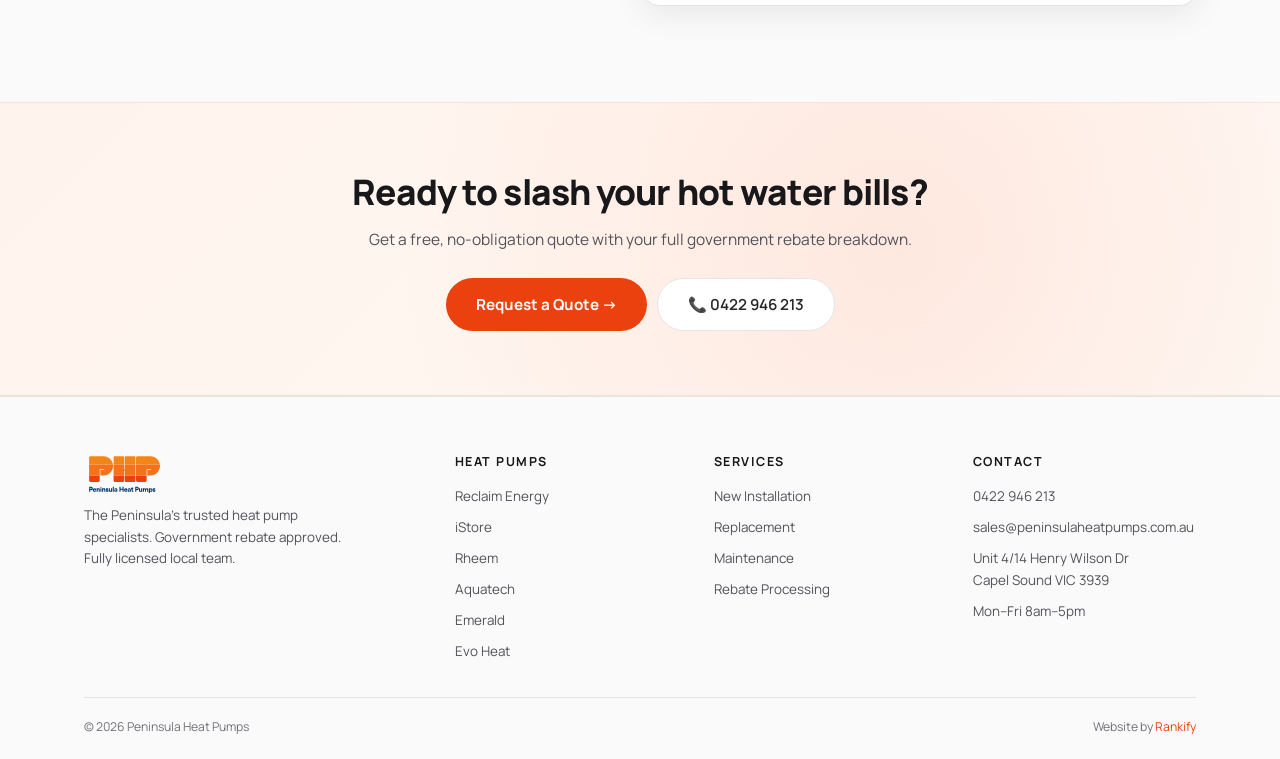
<file: rheem.html>
<!DOCTYPE html>
<html lang="en">
<head>
<!-- Google Tag Manager -->
<script>(function(w,d,s,l,i){w[l]=w[l]||[];w[l].push({'gtm.start':
new Date().getTime(),event:'gtm.js'});var f=d.getElementsByTagName(s)[0],
j=d.createElement(s),dl=l!='dataLayer'?'&l='+l:'';j.async=true;j.src=
'https://www.googletagmanager.com/gtm.js?id='+i+dl;f.parentNode.insertBefore(j,f);
})(window,document,'script','dataLayer','GTM-5JXBKLQL');</script>
<!-- End Google Tag Manager -->
<meta charset="UTF-8">
<meta name="viewport" content="width=device-width, initial-scale=1.0">
<link rel="icon" type="image/png" href="images/favicon.png"><link rel="icon" type="image/png" sizes="32x32" href="images/favicon-32x32.png"><link rel="icon" type="image/png" sizes="16x16" href="images/favicon-16x16.png"><link rel="apple-touch-icon" sizes="180x180" href="images/apple-touch-icon.png">
<link rel="preconnect" href="https://fonts.googleapis.com">
<link href="https://fonts.googleapis.com/css2?family=Manrope:wght@400;500;600;700;800&display=swap" rel="stylesheet">
<link rel="stylesheet" href="assets/site.css">
<title>Rheem AmbiPower Heat&nbsp;Pump | Peninsula Heat&nbsp;Pumps</title>
<meta name="description" content="Rheem AmbiPower heat&nbsp;pump range &mdash; Australian-made, R290 refrigerant, all-in-one and split configurations. 280L and 325L sizes.">
<link rel="canonical" href="https://peninsulaheatpumps.com.au/rheem.html">
<meta property="og:type" content="website">
<meta property="og:title" content="Rheem AmbiPower Heat Pump | Peninsula Heat Pumps">
<meta property="og:description" content="Rheem AmbiPower heat pump range &mdash; Australian-made, R290 refrigerant, all-in-one and split configurations. 280L and 325L sizes.">
<meta property="og:url" content="https://peninsulaheatpumps.com.au/rheem.html">
<meta property="og:site_name" content="Peninsula Heat Pumps">
</head>
<body class="light-hero">
<!-- Google Tag Manager (noscript) -->
<noscript><iframe src="https://www.googletagmanager.com/ns.html?id=GTM-5JXBKLQL"
height="0" width="0" style="display:none;visibility:hidden"></iframe></noscript>
<!-- End Google Tag Manager (noscript) -->
<nav class="nav" id="nav">
  <div class="nav-in">
    <a href="index.html" class="logo"><img src="images/logo-white-text.svg" alt="Peninsula Heat&nbsp;Pumps" class="logo-light"><img src="images/logo-original.svg" alt="Peninsula Heat&nbsp;Pumps" class="logo-dark"></a>
    <ul class="nav-l">
      <li class="has-dd"><a href="heat-pumps.html">Heat&nbsp;Pumps <span class="chev">&#9662;</span></a>
        <div class="dropdown">
          <a href="heat-pumps.html" class="dd-feat">Compare Heat&nbsp;Pumps</a>
          <div class="dd-sep"></div>
          <a href="reclaim.html">Reclaim Energy</a>
          <a href="istore.html">iStore</a>
          <a href="rheem.html">Rheem</a>
          <a href="aquatech.html">Aquatech</a>
          <a href="emeralds.html">Emerald</a>
          <a href="evoheat.html">Evo Heat</a>
        </div>
      </li>
      <li class="has-dd"><a href="services.html">Services <span class="chev">&#9662;</span></a>
        <div class="dropdown">
          <a href="services.html" class="dd-feat">All Services</a>
          <div class="dd-sep"></div>
          <a href="services.html#install">Heat&nbsp;Pump Installation</a>
          <a href="services.html#replace">System Replacement</a>
          <a href="services.html#maintain">Maintenance &amp; Repairs</a>
          <a href="pool-heat-pumps.html">Pool Heat&nbsp;Pumps</a>
          <a href="heating-cooling.html">Heating &amp; Cooling</a>
        </div>
      </li>
      <li><a href="rebates.html">Rebates</a></li>
      <li><a href="about.html">About</a></li>
      <li><a href="contact-us.html">Contact</a></li>
    </ul>
    <div class="nav-r">
      <a href="tel:0422946213" class="nav-ph">&#128222; 0422 946 213</a>
      <a href="#quote-form" class="nav-cta">Free Quote</a>
    </div>
    <button class="mob-tog" aria-label="Menu"><span></span><span></span><span></span></button>
  </div>
</nav>
<aside class="mdrawer" id="mdrawer"><button class="mdrawer-close" type="button" aria-label="Close menu">&times;</button>
  <ul class="mdrawer-list">
    <li><a href="index.html">Home</a></li>
    <li class="mdd">
      <button class="mdd-tog" type="button">Heat&nbsp;Pumps <span class="mdd-chev">&#9662;</span></button>
      <ul class="mdd-sub">
        <li><a href="heat-pumps.html" class="dd-feat-mob">Compare Heat&nbsp;Pumps</a></li>
        <li><a href="reclaim.html">Reclaim Energy</a></li>
        <li><a href="istore.html">iStore</a></li>
        <li><a href="rheem.html">Rheem</a></li>
        <li><a href="aquatech.html">Aquatech</a></li>
        <li><a href="emeralds.html">Emerald</a></li>
        <li><a href="evoheat.html">Evo Heat</a></li>
      </ul>
    </li>
    <li class="mdd">
      <button class="mdd-tog" type="button">Services <span class="mdd-chev">&#9662;</span></button>
      <ul class="mdd-sub">
        <li><a href="services.html" class="dd-feat-mob">All Services</a></li>
        <li><a href="services.html#install">Heat&nbsp;Pump Installation</a></li>
        <li><a href="services.html#replace">System Replacement</a></li>
        <li><a href="services.html#maintain">Maintenance &amp; Repairs</a></li>
        <li><a href="pool-heat-pumps.html">Pool Heat&nbsp;Pumps</a></li>
        <li><a href="heating-cooling.html">Heating &amp; Cooling</a></li>
      </ul>
    </li>
    <li><a href="rebates.html">Rebates</a></li>
    <li><a href="about.html">About</a></li>
    <li><a href="contact-us.html">Contact</a></li>
  </ul>
  <div class="mdrawer-cta">
    <a href="tel:0422946213" class="mc-call">&#128222; 0422 946 213</a>
    <a href="#quote-form" class="mc-quote">Get a Free Quote &rarr;</a>
  </div>
</aside>
<section class="pdhero">
  <div class="ctr">
    <div class="pdhero-g">
      <div class="fade">
        <div class="crumb"><a href="index.html">Home</a><span class="sep">&rsaquo;</span> <a href="heat-pumps.html">Heat&nbsp;Pumps</a><span class="sep">&rsaquo;</span> Rheem</div>
        <h1>Rheem AmbiPower</h1>
        <p class="lead">Premium, reliable, energy-efficient. The AmbiPower range covers a variety of tank sizes and configurations &mdash; backed by the National Rheem Service Network for total peace of mind.</p>
        <div class="pd-quick">
          <div class="pdq"><div class="k">Capacity</div><div class="v">280L &ndash; 325L</div></div>
          <div class="pdq"><div class="k">Recovery</div><div class="v">56&ndash;87 L/hr</div></div>
          <div class="pdq"><div class="k">Refrigerant</div><div class="v">R290 Natural</div></div>
          <div class="pdq"><div class="k">Cylinder Warranty</div><div class="v">10 Years</div></div>
        </div>
        <div class="pd-btns">
          <a href="#quote" class="btn-p">Request a Quote &rarr;</a>
          <a href="tel:0422946213" class="btn-glass" style="background:var(--g100);color:var(--g800);border-color:var(--g200)">&#128222; 0422 946 213</a>
        </div>
        <div class="pd-downloads">
          <a href="assets/brochures/rheem-ambipower-280e-datasheet.pdf" class="pd-download" target="_blank" rel="noopener"><svg viewBox="0 0 24 24" aria-hidden="true"><path d="M21 15v4a2 2 0 0 1-2 2H5a2 2 0 0 1-2-2v-4M7 10l5 5 5-5M12 15V3"/></svg>AmbiPower 280e Datasheet</a>
          <a href="assets/brochures/rheem-ambipower-split-datasheet.pdf" class="pd-download" target="_blank" rel="noopener"><svg viewBox="0 0 24 24" aria-hidden="true"><path d="M21 15v4a2 2 0 0 1-2 2H5a2 2 0 0 1-2-2v-4M7 10l5 5 5-5M12 15V3"/></svg>AmbiPower Split Datasheet</a>
        </div>
      </div>
      <div class="pdhero-img fade"><img src="images/product-rheem.png" alt="Rheem AmbiPower"></div>
    </div>
  </div>
</section>

<section class="sec">
  <div class="ctr">
    <div class="content-g">
      <div class="content-body fade">
        <div class="sec-tag">Why Rheem</div>
        <h3>The trusted Aussie name, in heat-pump form</h3>
        <p>Rheem has been making Australian hot&nbsp;water systems for decades. The AmbiPower heat&nbsp;pump range brings that pedigree into the modern era &mdash; with high-performance R290 refrigerant, fast recovery times, and the kind of national service network you can&apos;t replicate.</p>
        <ul class="tlist">
          <li><strong>Manufactured in Australia</strong> &mdash; Australian engineered for Australian conditions</li>
          <li><strong>National Rheem Service Network</strong> &mdash; ongoing service and aftercare confidence</li>
          <li><strong>R290 refrigerant</strong> across the range &mdash; future-proof, low GWP</li>
          <li><strong>10-year cylinder warranty</strong> on all models</li>
          <li><strong>Touchscreen LED display</strong> for clear, intuitive control</li>
        </ul>
      </div>
      <div class="content-img fade"><img src="images/install-rheem.jpg" alt="Rheem AmbiPower install"></div>
    </div>
  </div>
</section>

<section class="sec" style="background:var(--g50);border-top:1px solid var(--g200);border-bottom:1px solid var(--g200)">
  <div class="ctr">
    <div class="sec-tag fade">The Range</div>
    <h2 class="sec-t fade">Three configurations to fit your home</h2>
    <div class="fg">
      <div class="fg-card fade">
        <div class="fg-ico"><svg viewBox="0 0 24 24" aria-hidden="true"><path d="M12 22v-5M5 8h14v3a5 5 0 0 1-10 0M9 8V3M15 8V3"/></svg></div>
        <h4>280L Glass Enamel All-in-One</h4>
        <p>For medium to large families of 4&ndash;6 people. Hardwired 2.4kW or 1.5kW plug-in backup element options.</p>
        <ul class="tlist" style="margin-top:14px">
          <li>Touchscreen LED display</li>
          <li>Operating volume: 48 dB(A)</li>
          <li>Recovery: 56 L/hr @ 19&deg;C external</li>
          <li>R290 refrigerant &middot; 10-yr cylinder warranty</li>
        </ul>
      </div>
      <div class="fg-card fade">
        <div class="fg-ico"><svg viewBox="0 0 24 24" aria-hidden="true"><path d="M3 11 12 3l9 8M5 11v10h14V11M9 21v-6h6v6"/></svg></div>
        <h4>325L Vitreous Enamel Split</h4>
        <p>For larger households of 4&ndash;6 people. High recovery for high hot&nbsp;water demand.</p>
        <ul class="tlist" style="margin-top:14px">
          <li>Smart controller with touchscreen LED</li>
          <li>Suits homes with narrow spaces</li>
          <li>Operating volume: 47 dB(A)</li>
          <li>Recovery: 87 L/hr @ 19&deg;C external</li>
        </ul>
      </div>
      <div class="fg-card fade">
        <div class="fg-ico"><svg viewBox="0 0 24 24" aria-hidden="true"><path d="M12 2v20M2 12h20M5 5l14 14M19 5 5 19"/></svg></div>
        <h4>315L Stainless Steel Split</h4>
        <p>Same high-recovery performance with corrosion-resistant stainless tank &mdash; no anode required.</p>
        <ul class="tlist" style="margin-top:14px">
          <li>Smart controller with touchscreen LED</li>
          <li>Stainless tank for harsh conditions</li>
          <li>Operating volume: 47 dB(A)</li>
          <li>Recovery: 87 L/hr @ 19&deg;C external</li>
        </ul>
      </div>
    </div>
  </div>
</section>

<section class="sec why-sec">
  <div class="ctr">
    <div class="sec-tag fade">Why we install Rheem</div>
    <h2 class="sec-t fade">Brand you already trust, technology that&apos;s up to date</h2>
    <div class="why-g">
      <div class="wcard fade"><div class="wico"><svg viewBox="0 0 24 24" aria-hidden="true"><circle cx="12" cy="12" r="10"/><path d="m8 12 3 3 5-6"/></svg></div><div><h4>Aussie made</h4><p>Built in Australia for Australian water and weather.</p></div></div>
      <div class="wcard fade"><div class="wico"><svg viewBox="0 0 24 24" aria-hidden="true"><circle cx="12" cy="12" r="10"/><path d="m8 12 3 3 5-6"/></svg></div><div><h4>National service</h4><p>Rheem service technicians right across the country &mdash; you&apos;ll never struggle for parts or support.</p></div></div>
      <div class="wcard fade"><div class="wico"><svg viewBox="0 0 24 24" aria-hidden="true"><circle cx="12" cy="12" r="10"/><path d="m8 12 3 3 5-6"/></svg></div><div><h4>10-year cylinder warranty</h4><p>One of the strongest warranties on the market &mdash; serious confidence in their tanks.</p></div></div>
      <div class="wcard fade"><div class="wico"><svg viewBox="0 0 24 24" aria-hidden="true"><circle cx="12" cy="12" r="10"/><path d="m8 12 3 3 5-6"/></svg></div><div><h4>Stainless option</h4><p>The 315L stainless variant is virtually maintenance-free &mdash; no anode replacements.</p></div></div>
    </div>
  </div>
</section>

<section class="sec form-sec" id="quote">
  <div class="ctr">
    <div class="form-g">
      <div class="form-info fade">
        <div class="sec-tag">Free Quote</div>
        <h2 class="sec-t">Get a quote for the<br>Rheem AmbiPower</h2>
        <p class="sec-sub">Three quick questions plus your details and we&apos;ll come back with a system-specific quote and full government rebate breakdown.</p>
        <div class="fperks">
          <div class="fperk"><div class="fpd">&#10003;</div>Specific to the Rheem AmbiPower</div>
          <div class="fperk"><div class="fpd">&#10003;</div>Full rebate value applied</div>
          <div class="fperk"><div class="fpd">&#10003;</div>Price beat guarantee</div>
          <div class="fperk"><div class="fpd">&#10003;</div>Fast, no-obligation response</div>
        </div>
      </div>
      <div class="qform fade" data-context="Rheem AmbiPower Heat Pump" id="quote-form">
        <div class="qform-head"><div class="qh-tag">Free Quote</div><h3>Get a Free Rheem AmbiPower Quote</h3></div>
        <div class="fslide active" data-s="1">
          <h3>You picked the Rheem AmbiPower &mdash; nice choice.</h3><p class="fsub">Just leave your details and we&apos;ll be in touch with a tailored quote and full rebate breakdown.</p>
          <input type="text" class="finp" placeholder="Your name">
          <input type="tel" class="finp" placeholder="Phone number">
          <input type="email" class="finp" placeholder="Email address">
          <input type="text" class="finp" placeholder="Suburb">
          <textarea class="finp" placeholder="Anything we should know? Current system, household size, timeline (optional)" data-optional></textarea>
          <input type="text" name="_honey" style="display:none" tabindex="-1" autocomplete="off">
          <div class="fnav"><button class="fn" data-action="submit" style="width:100%">Request My Rheem AmbiPower Quote &rarr;</button></div>
        </div>
        <div class="fslide" data-s="2">
          <div style="text-align:center;padding:28px 0"><div style="font-size:2.2rem;margin-bottom:10px">&#9989;</div><h3 style="margin-bottom:6px">We&apos;re On It!</h3><p class="fsub" style="margin:0">Your Rheem AmbiPower enquiry has been sent &mdash; we&apos;ll be in touch as soon as possible with your personalised quote and rebate breakdown. Need urgent help? Call <a href="tel:0422946213" style="color:var(--orange);font-weight:700">0422 946 213</a>.</p></div>
        </div>
      </div>
    </div>
  </div>
</section>
<section class="cta-strip">
  <div class="ctr">
    <h2 class="fade">Ready to slash your hot&nbsp;water bills?</h2>
    <p class="fade">Get a free, no-obligation quote with your full government rebate breakdown.</p>
    <div class="cta-strip-btns fade">
      <a href="#quote-form" class="btn-p">Request a Quote &rarr;</a>
      <a href="tel:0422946213" class="btn-glass">&#128222; 0422 946 213</a>
    </div>
  </div>
</section>
<footer class="foot">
  <div class="ctr">
    <div class="foot-g">
      <div class="foot-brand">
        <a href="index.html" class="logo"><img src="images/logo-white-text.svg" alt="Peninsula Heat&nbsp;Pumps" class="logo-light"><img src="images/logo-original.svg" alt="Peninsula Heat&nbsp;Pumps" class="logo-dark"></a>
        <p>The Peninsula's trusted heat&nbsp;pump specialists. Government rebate approved. Fully licensed local team.</p>
      </div>
      <div><h4>Heat&nbsp;Pumps</h4><ul class="foot-l">
        <li><a href="reclaim.html">Reclaim Energy</a></li>
        <li><a href="istore.html">iStore</a></li>
        <li><a href="rheem.html">Rheem</a></li>
        <li><a href="aquatech.html">Aquatech</a></li>
        <li><a href="emeralds.html">Emerald</a></li>
        <li><a href="evoheat.html">Evo Heat</a></li>
      </ul></div>
      <div><h4>Services</h4><ul class="foot-l">
        <li><a href="services.html">New Installation</a></li>
        <li><a href="services.html">Replacement</a></li>
        <li><a href="services.html">Maintenance</a></li>
        <li><a href="rebates.html">Rebate Processing</a></li>
              </ul></div>
      <div><h4>Contact</h4><ul class="foot-l">
        <li><a href="tel:0422946213">0422 946 213</a></li>
        <li><a href="mailto:sales@peninsulaheatpumps.com.au">sales@peninsulaheatpumps.com.au</a></li>
        <li><a>Unit 4/14 Henry Wilson Dr<br>Capel Sound VIC 3939</a></li>
        <li><a>Mon&ndash;Fri 8am&ndash;5pm</a></li>
      </ul></div>
    </div>
    <div class="foot-b"><span>&copy; 2026 Peninsula Heat&nbsp;Pumps</span><span>Website by <a href="https://rankify.com.au">Rankify</a></span></div>
  </div>
</footer>
<div class="sticky"><a href="tel:0422946213" class="sc">&#128222; Call</a><a href="#quote-form" class="sq">Free Quote</a></div>
<script src="assets/site.js"></script>
</body>
</html>
</file>
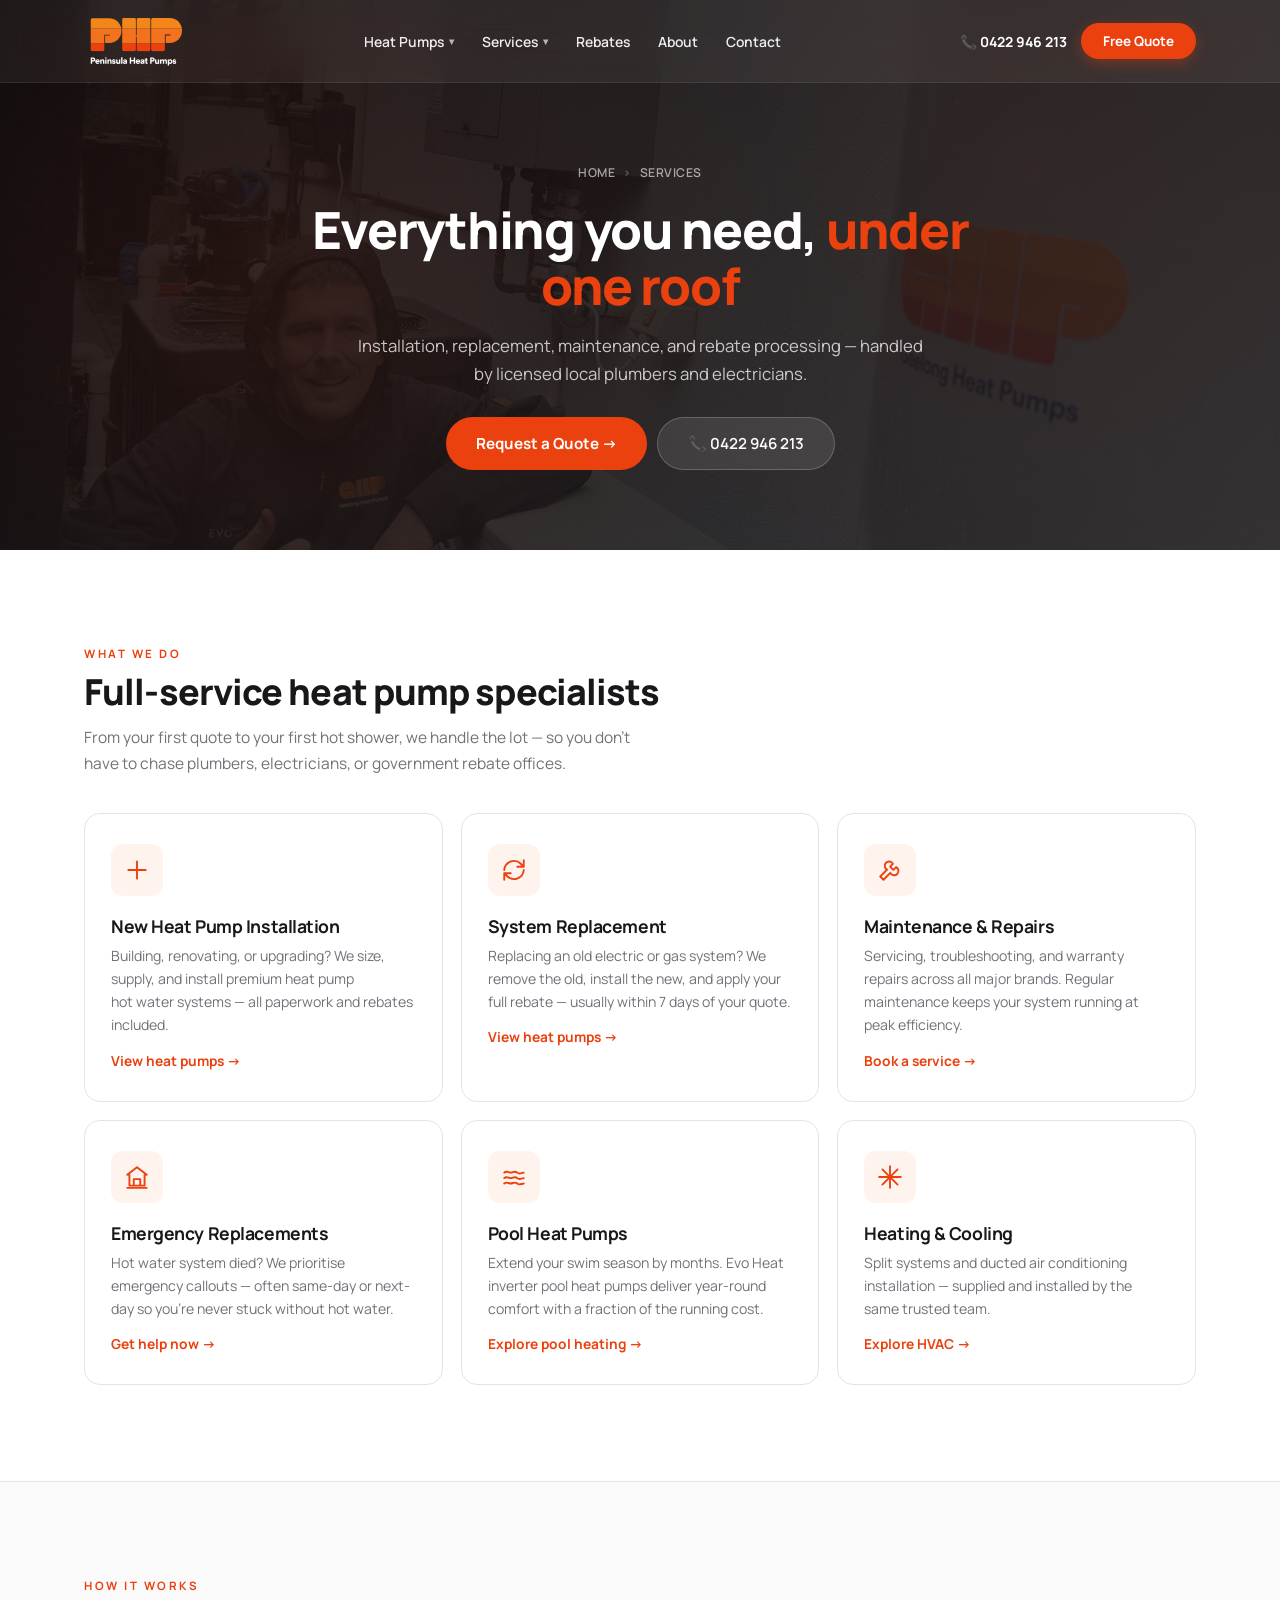
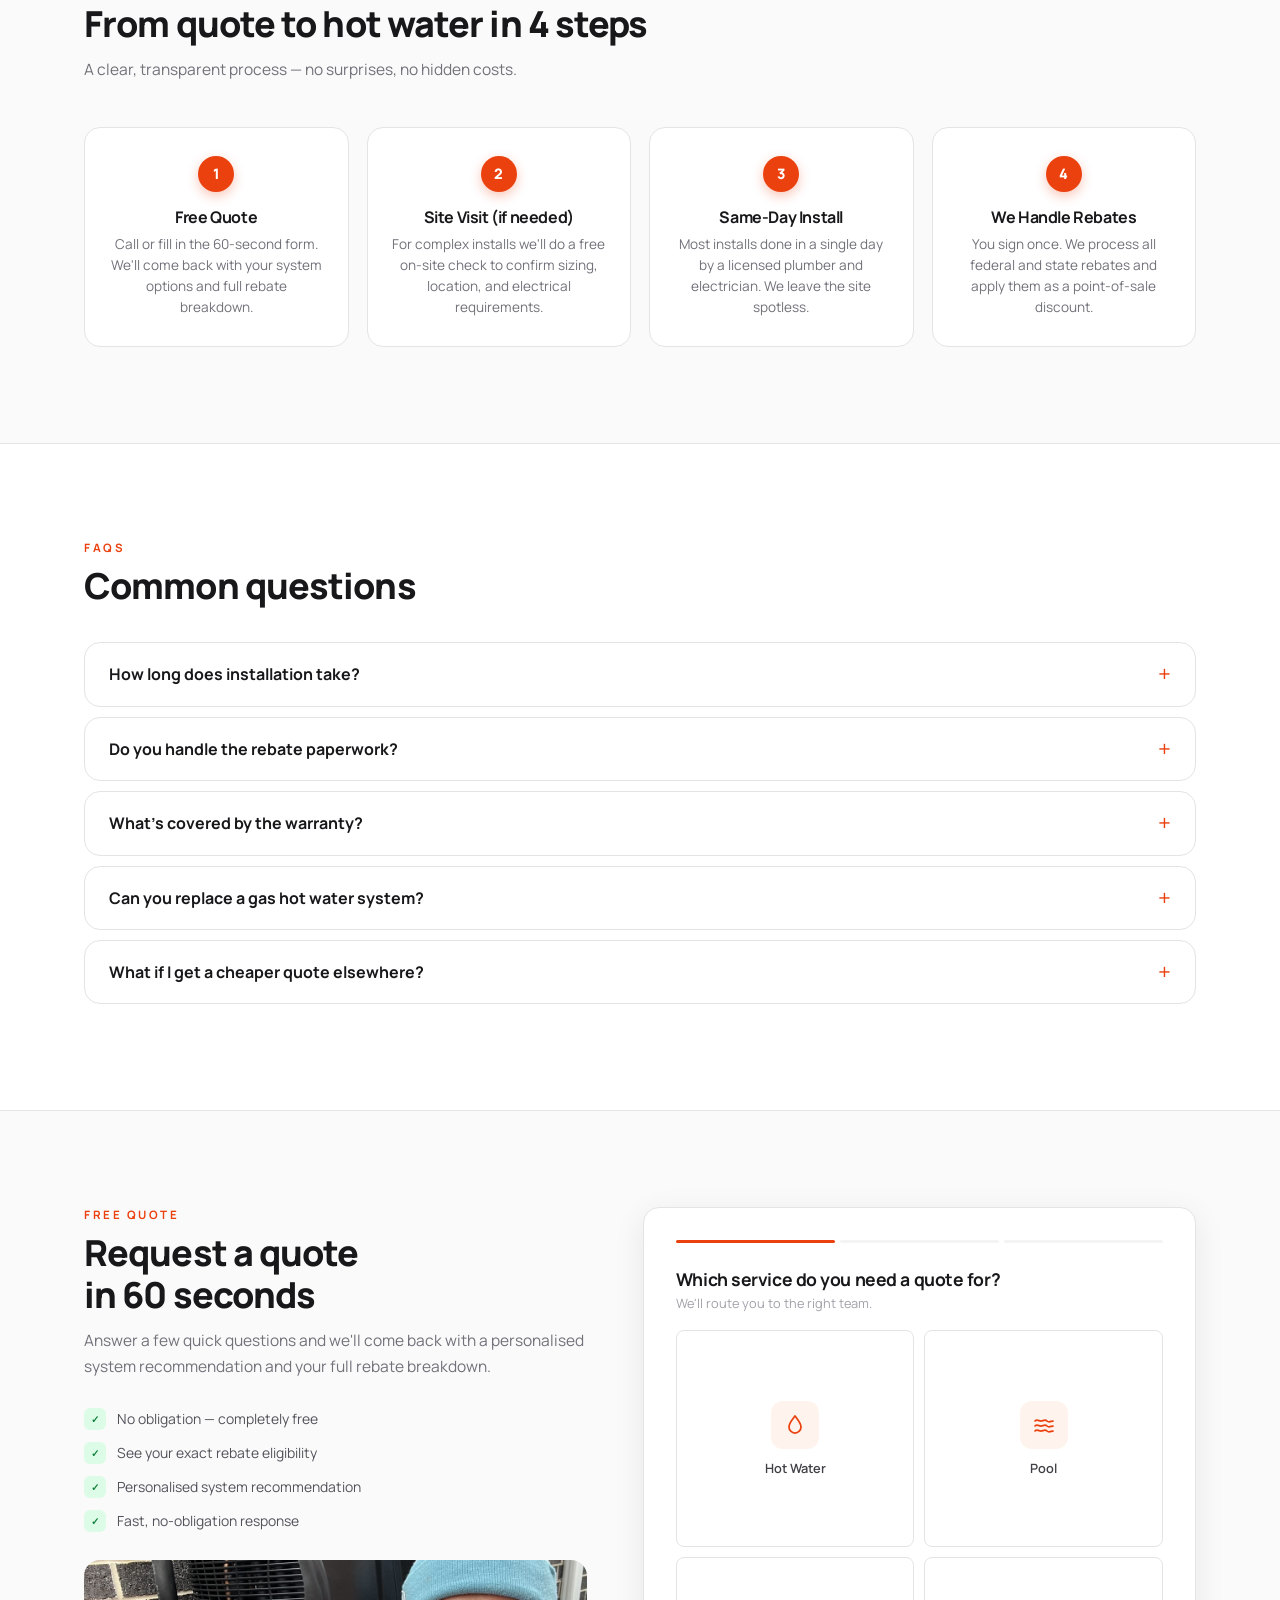
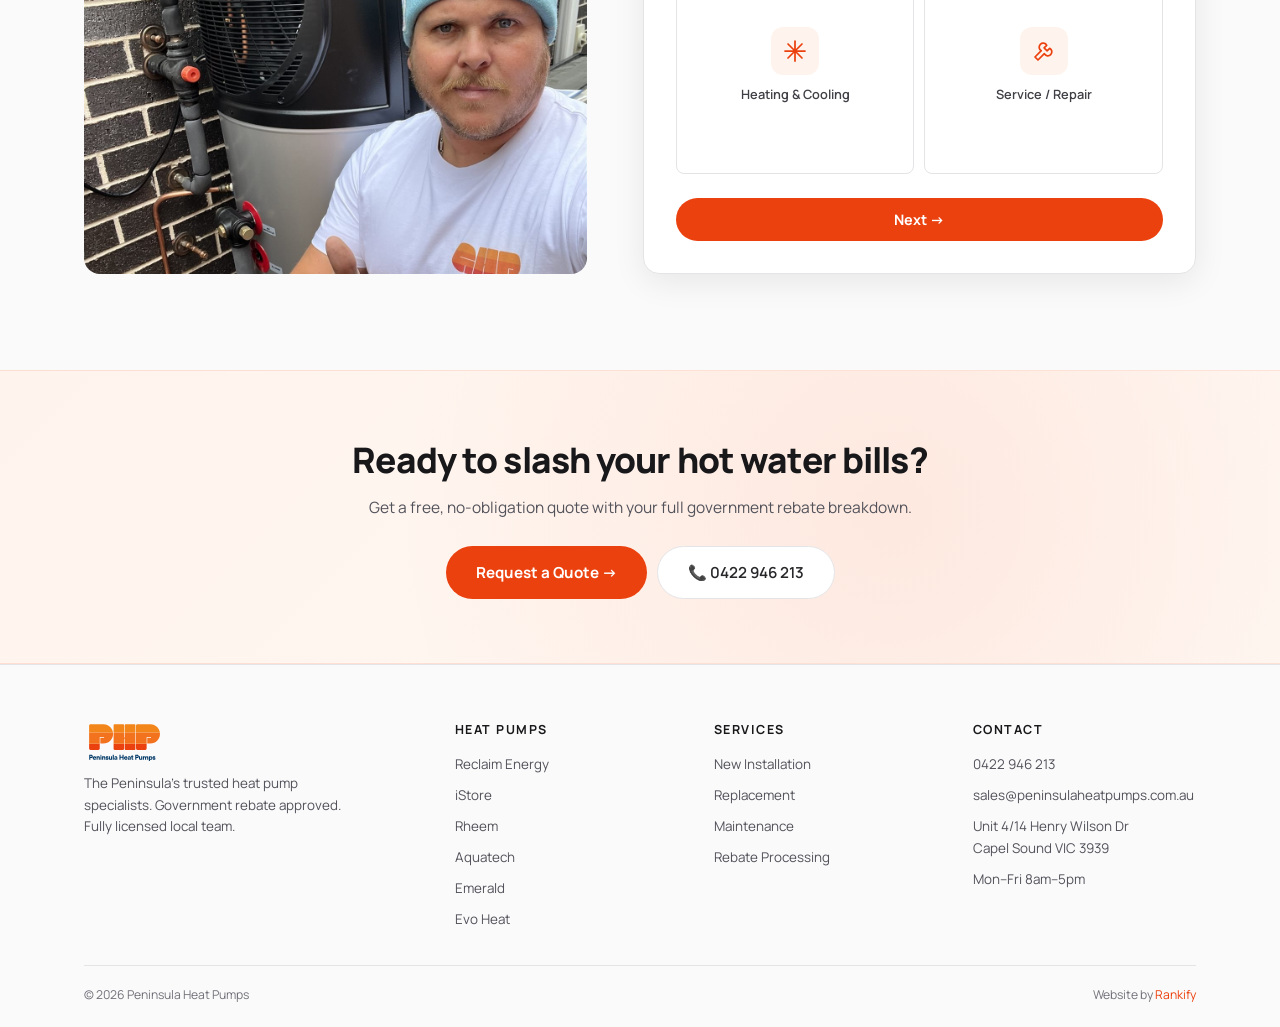
<file: services.html>
<!DOCTYPE html>
<html lang="en">
<head>
<!-- Google Tag Manager -->
<script>(function(w,d,s,l,i){w[l]=w[l]||[];w[l].push({'gtm.start':
new Date().getTime(),event:'gtm.js'});var f=d.getElementsByTagName(s)[0],
j=d.createElement(s),dl=l!='dataLayer'?'&l='+l:'';j.async=true;j.src=
'https://www.googletagmanager.com/gtm.js?id='+i+dl;f.parentNode.insertBefore(j,f);
})(window,document,'script','dataLayer','GTM-5JXBKLQL');</script>
<!-- End Google Tag Manager -->
<meta charset="UTF-8">
<meta name="viewport" content="width=device-width, initial-scale=1.0">
<link rel="icon" type="image/png" href="images/favicon.png"><link rel="icon" type="image/png" sizes="32x32" href="images/favicon-32x32.png"><link rel="icon" type="image/png" sizes="16x16" href="images/favicon-16x16.png"><link rel="apple-touch-icon" sizes="180x180" href="images/apple-touch-icon.png">
<link rel="preconnect" href="https://fonts.googleapis.com">
<link href="https://fonts.googleapis.com/css2?family=Manrope:wght@400;500;600;700;800&display=swap" rel="stylesheet">
<link rel="stylesheet" href="assets/site.css">
<title>Services | Peninsula Heat&nbsp;Pumps</title>
<meta name="description" content="Heat pump installation, replacement, maintenance and rebate processing on the Mornington Peninsula. Licensed plumbers &amp; electricians. Free quotes.">
<link rel="canonical" href="https://peninsulaheatpumps.com.au/services.html">
<meta property="og:type" content="website">
<meta property="og:title" content="Services | Peninsula Heat Pumps">
<meta property="og:description" content="Heat pump installation, replacement, maintenance and rebate processing on the Mornington Peninsula. Licensed plumbers &amp; electricians. Free quotes.">
<meta property="og:url" content="https://peninsulaheatpumps.com.au/services.html">
<meta property="og:site_name" content="Peninsula Heat Pumps">
</head>
<body>
<!-- Google Tag Manager (noscript) -->
<noscript><iframe src="https://www.googletagmanager.com/ns.html?id=GTM-5JXBKLQL"
height="0" width="0" style="display:none;visibility:hidden"></iframe></noscript>
<!-- End Google Tag Manager (noscript) -->
<nav class="nav" id="nav">
  <div class="nav-in">
    <a href="index.html" class="logo"><img src="images/logo-white-text.svg" alt="Peninsula Heat&nbsp;Pumps" class="logo-light"><img src="images/logo-original.svg" alt="Peninsula Heat&nbsp;Pumps" class="logo-dark"></a>
    <ul class="nav-l">
      <li class="has-dd"><a href="heat-pumps.html">Heat&nbsp;Pumps <span class="chev">&#9662;</span></a>
        <div class="dropdown">
          <a href="heat-pumps.html" class="dd-feat">Compare Heat&nbsp;Pumps</a>
          <div class="dd-sep"></div>
          <a href="reclaim.html">Reclaim Energy</a>
          <a href="istore.html">iStore</a>
          <a href="rheem.html">Rheem</a>
          <a href="aquatech.html">Aquatech</a>
          <a href="emeralds.html">Emerald</a>
          <a href="evoheat.html">Evo Heat</a>
        </div>
      </li>
      <li class="has-dd"><a href="services.html">Services <span class="chev">&#9662;</span></a>
        <div class="dropdown">
          <a href="services.html" class="dd-feat">All Services</a>
          <div class="dd-sep"></div>
          <a href="services.html#install">Heat&nbsp;Pump Installation</a>
          <a href="services.html#replace">System Replacement</a>
          <a href="services.html#maintain">Maintenance &amp; Repairs</a>
          <a href="pool-heat-pumps.html">Pool Heat&nbsp;Pumps</a>
          <a href="heating-cooling.html">Heating &amp; Cooling</a>
        </div>
      </li>
      <li><a href="rebates.html">Rebates</a></li>
      <li><a href="about.html">About</a></li>
      <li><a href="contact-us.html">Contact</a></li>
    </ul>
    <div class="nav-r">
      <a href="tel:0422946213" class="nav-ph">&#128222; 0422 946 213</a>
      <a href="#quote-form" class="nav-cta">Free Quote</a>
    </div>
    <button class="mob-tog" aria-label="Menu"><span></span><span></span><span></span></button>
  </div>
</nav>
<aside class="mdrawer" id="mdrawer"><button class="mdrawer-close" type="button" aria-label="Close menu">&times;</button>
  <ul class="mdrawer-list">
    <li><a href="index.html">Home</a></li>
    <li class="mdd">
      <button class="mdd-tog" type="button">Heat&nbsp;Pumps <span class="mdd-chev">&#9662;</span></button>
      <ul class="mdd-sub">
        <li><a href="heat-pumps.html" class="dd-feat-mob">Compare Heat&nbsp;Pumps</a></li>
        <li><a href="reclaim.html">Reclaim Energy</a></li>
        <li><a href="istore.html">iStore</a></li>
        <li><a href="rheem.html">Rheem</a></li>
        <li><a href="aquatech.html">Aquatech</a></li>
        <li><a href="emeralds.html">Emerald</a></li>
        <li><a href="evoheat.html">Evo Heat</a></li>
      </ul>
    </li>
    <li class="mdd">
      <button class="mdd-tog" type="button">Services <span class="mdd-chev">&#9662;</span></button>
      <ul class="mdd-sub">
        <li><a href="services.html" class="dd-feat-mob">All Services</a></li>
        <li><a href="services.html#install">Heat&nbsp;Pump Installation</a></li>
        <li><a href="services.html#replace">System Replacement</a></li>
        <li><a href="services.html#maintain">Maintenance &amp; Repairs</a></li>
        <li><a href="pool-heat-pumps.html">Pool Heat&nbsp;Pumps</a></li>
        <li><a href="heating-cooling.html">Heating &amp; Cooling</a></li>
      </ul>
    </li>
    <li><a href="rebates.html">Rebates</a></li>
    <li><a href="about.html">About</a></li>
    <li><a href="contact-us.html">Contact</a></li>
  </ul>
  <div class="mdrawer-cta">
    <a href="tel:0422946213" class="mc-call">&#128222; 0422 946 213</a>
    <a href="#quote-form" class="mc-quote">Get a Free Quote &rarr;</a>
  </div>
</aside>
<section class="phero">
  <div class="phero-bg"><img src="images/install-team-thumbsup.jpg" alt=""></div>
  <div class="phero-inner ctr">
    <div class="crumb"><a href="index.html">Home</a><span class="sep">&rsaquo;</span> Services</div>
    <h1>Everything you need, <span class='em'>under one roof</span></h1>
    <p>Installation, replacement, maintenance, and rebate processing &mdash; handled by licensed local plumbers and electricians.</p>
    <div class="phero-btns">
      <a href="#quote-form" class="btn-p">Request a Quote &rarr;</a>
      <a href="tel:0422946213" class="btn-glass">&#128222; 0422 946 213</a>
    </div>
  </div>
</section>

<section class="sec">
  <div class="ctr">
    <div class="sec-tag fade">What We Do</div>
    <h2 class="sec-t fade">Full-service heat&nbsp;pump specialists</h2>
    <p class="sec-sub fade">From your first quote to your first hot shower, we handle the lot &mdash; so you don't have to chase plumbers, electricians, or government rebate offices.</p>
    <div class="fg">
      <a href="heat-pumps.html" class="fg-card fade">
        <div class="fg-ico"><svg viewBox="0 0 24 24" aria-hidden="true"><path d="M12 4v16M4 12h16"/></svg></div>
        <h4>New Heat&nbsp;Pump Installation</h4>
        <p>Building, renovating, or upgrading? We size, supply, and install premium heat&nbsp;pump hot&nbsp;water systems &mdash; all paperwork and rebates included.</p>
        <span class="fg-link">View heat&nbsp;pumps &rarr;</span>
      </a>
      <a href="heat-pumps.html" class="fg-card fade">
        <div class="fg-ico"><svg viewBox="0 0 24 24" aria-hidden="true"><path d="M3 12a9 9 0 0 1 15-6l3 3M21 3v6h-6"/><path d="M21 12a9 9 0 0 1-15 6l-3-3M3 21v-6h6"/></svg></div>
        <h4>System Replacement</h4>
        <p>Replacing an old electric or gas system? We remove the old, install the new, and apply your full rebate &mdash; usually within 7 days of your quote.</p>
        <span class="fg-link">View heat&nbsp;pumps &rarr;</span>
      </a>
      <a href="#quote-form" class="fg-card fade">
        <div class="fg-ico"><svg viewBox="0 0 24 24" aria-hidden="true"><path d="M14.7 6.3a4 4 0 1 0-5.4 5.4L3 18l3 3 6.3-6.3a4 4 0 1 0 5.4-5.4l-2.6 2.6-3-3 2.6-2.6Z"/></svg></div>
        <h4>Maintenance &amp; Repairs</h4>
        <p>Servicing, troubleshooting, and warranty repairs across all major brands. Regular maintenance keeps your system running at peak efficiency.</p>
        <span class="fg-link">Book a service &rarr;</span>
      </a>
      <a href="#quote-form" class="fg-card fade">
        <div class="fg-ico"><svg viewBox="0 0 24 24" aria-hidden="true"><path d="M3 10 12 3l9 7M5 10v10h14V10M9 20v-6h6v6M3 22h18"/></svg></div>
        <h4>Emergency Replacements</h4>
        <p>Hot&nbsp;water system died? We prioritise emergency callouts &mdash; often same-day or next-day so you're never stuck without hot&nbsp;water.</p>
        <span class="fg-link">Get help now &rarr;</span>
      </a>
      <a href="pool-heat-pumps.html" class="fg-card fade">
        <div class="fg-ico"><svg viewBox="0 0 24 24" aria-hidden="true"><path d="M3 18c2-2 4 0 6 0s4-2 6 0 4 0 6 0M3 13c2-2 4 0 6 0s4-2 6 0 4 0 6 0M3 8c2-2 4 0 6 0s4-2 6 0 4 0 6 0"/></svg></div>
        <h4>Pool Heat&nbsp;Pumps</h4>
        <p>Extend your swim season by months. Evo Heat inverter pool heat&nbsp;pumps deliver year-round comfort with a fraction of the running cost.</p>
        <span class="fg-link">Explore pool heating &rarr;</span>
      </a>
      <a href="heating-cooling.html" class="fg-card fade">
        <div class="fg-ico"><svg viewBox="0 0 24 24" aria-hidden="true"><path d="M12 2v20M2 12h20M5 5l14 14M19 5 5 19"/></svg></div>
        <h4>Heating &amp; Cooling</h4>
        <p>Split systems and ducted air conditioning installation &mdash; supplied and installed by the same trusted team.</p>
        <span class="fg-link">Explore HVAC &rarr;</span>
      </a>
    </div>
  </div>
</section>

<section class="sec" style="background:var(--g50);border-top:1px solid var(--g200);border-bottom:1px solid var(--g200)">
  <div class="ctr">
    <div class="sec-tag fade">How It Works</div>
    <h2 class="sec-t fade">From quote to hot&nbsp;water in 4 steps</h2>
    <p class="sec-sub fade">A clear, transparent process &mdash; no surprises, no hidden costs.</p>
    <div class="proc">
      <div class="pstep fade"><div class="pnum">1</div><h4>Free Quote</h4><p>Call or fill in the 60-second form. We'll come back with your system options and full rebate breakdown.</p></div>
      <div class="pstep fade"><div class="pnum">2</div><h4>Site Visit (if needed)</h4><p>For complex installs we'll do a free on-site check to confirm sizing, location, and electrical requirements.</p></div>
      <div class="pstep fade"><div class="pnum">3</div><h4>Same-Day Install</h4><p>Most installs done in a single day by a licensed plumber and electrician. We leave the site spotless.</p></div>
      <div class="pstep fade"><div class="pnum">4</div><h4>We Handle Rebates</h4><p>You sign once. We process all federal and state rebates and apply them as a point-of-sale discount.</p></div>
    </div>
  </div>
</section>

<section class="sec">
  <div class="ctr">
    <div class="sec-tag fade">FAQs</div>
    <h2 class="sec-t fade">Common questions</h2>
    <div class="faqs">
      <details class="faq fade"><summary>How long does installation take?</summary><div class="faq-body"><p>Most heat&nbsp;pump installations are completed in a single day &mdash; usually 4&ndash;6 hours. Split-system installs (like Reclaim) can take a little longer. We'll always confirm timing with you upfront.</p></div></details>
      <details class="faq fade"><summary>Do you handle the rebate paperwork?</summary><div class="faq-body"><p>Yes &mdash; completely. We're an approved installer for all federal and Victorian rebate schemes. You sign one form and we process everything, applying the value as a point-of-sale discount on your invoice.</p></div></details>
      <details class="faq fade"><summary>What's covered by the warranty?</summary><div class="faq-body"><p>All systems we install come with a manufacturer's parts &amp; labour warranty (typically 5&ndash;10 years). On top of that, we provide our own installation workmanship guarantee.</p></div></details>
      <details class="faq fade"><summary>Can you replace a gas hot&nbsp;water system?</summary><div class="faq-body"><p>Absolutely &mdash; this is one of the most common jobs we do. With Victoria's gas phase-out from March 2027, we're helping homeowners switch ahead of the rush while rebates are highest.</p></div></details>
      <details class="faq fade"><summary>What if I get a cheaper quote elsewhere?</summary><div class="faq-body"><p>We'll beat it. Our  is real &mdash; show us a written quote from a licensed installer and we'll match or beat the total.</p></div></details>
    </div>
  </div>
</section>

<section class="sec form-sec" id="quote">
  <div class="ctr">
    <div class="form-g">
      <div class="form-info fade">
        <div class="sec-tag">Free Quote</div>
        <h2 class="sec-t">Request a quote<br>in 60 seconds</h2>
        <p class="sec-sub">Answer a few quick questions and we&apos;ll come back with a personalised system recommendation and your full rebate breakdown.</p>
        <div class="fperks">
          <div class="fperk"><div class="fpd">&#10003;</div>No obligation &mdash; completely free</div>
          <div class="fperk"><div class="fpd">&#10003;</div>See your exact rebate eligibility</div>
          <div class="fperk"><div class="fpd">&#10003;</div>Personalised system recommendation</div>
          <div class="fperk"><div class="fpd">&#10003;</div>Fast, no-obligation response</div>
        </div>
        <div class="form-img"><img src="images/install-selfie.jpg" alt="Peninsula Heat&nbsp;Pumps installer"></div>
      </div>
      <div class="qform fade" data-context="Services Enquiry" data-context-from="Service" id="quote-form">
        <div class="qform-head"><div class="qh-tag">Free Quote</div><h3>Get a Free Quote</h3></div>
        <div class="fsteps"><div class="fstep active"></div><div class="fstep"></div><div class="fstep"></div></div>
        <div class="fslide active" data-s="1" data-field="Service">
          <h3>Which service do you need a quote for?</h3><p class="fsub">We&apos;ll route you to the right team.</p>
          <div class="og">
            <button class="ob" data-v="Heat Pump Hot Water"><div class="oico"><svg viewBox="0 0 24 24" aria-hidden="true"><path d="M12 3c-3 4-6 7-6 11a6 6 0 0 0 12 0c0-4-3-7-6-11Z"/></svg></div><div class="olbl">Hot&nbsp;Water</div></button>
            <button class="ob" data-v="Pool Heat Pump"><div class="oico"><svg viewBox="0 0 24 24" aria-hidden="true"><path d="M3 18c2-2 4 0 6 0s4-2 6 0 4 0 6 0M3 13c2-2 4 0 6 0s4-2 6 0 4 0 6 0M3 8c2-2 4 0 6 0s4-2 6 0 4 0 6 0"/></svg></div><div class="olbl">Pool</div></button>
            <button class="ob" data-v="Heating &amp; Cooling"><div class="oico"><svg viewBox="0 0 24 24" aria-hidden="true"><path d="M12 2v20M2 12h20M5 5l14 14M19 5 5 19"/></svg></div><div class="olbl">Heating &amp; Cooling</div></button>
            <button class="ob" data-v="Service / Repair"><div class="oico"><svg viewBox="0 0 24 24" aria-hidden="true"><path d="M14.7 6.3a4 4 0 1 0-5.4 5.4L3 18l3 3 6.3-6.3a4 4 0 1 0 5.4-5.4l-2.6 2.6-3-3 2.6-2.6Z"/></svg></div><div class="olbl">Service / Repair</div></button>
          </div>
          <div class="fnav"><button class="fn">Next &rarr;</button></div>
        </div>
        <div class="fslide" data-s="2" data-field="Project Type">
          <h3>What do you need?</h3><p class="fsub">New install, replacement, repair, or just gathering info?</p>
          <div class="og">
            <button class="ob" data-v="New Install"><div class="oico"><svg viewBox="0 0 24 24" aria-hidden="true"><path d="M12 4v16M4 12h16"/></svg></div><div class="olbl">New Install</div></button>
            <button class="ob" data-v="Replacement"><div class="oico"><svg viewBox="0 0 24 24" aria-hidden="true"><path d="M3 12a9 9 0 0 1 15-6l3 3M21 3v6h-6"/><path d="M21 12a9 9 0 0 1-15 6l-3-3M3 21v-6h6"/></svg></div><div class="olbl">Replacement</div></button>
            <button class="ob" data-v="Repair"><div class="oico"><svg viewBox="0 0 24 24" aria-hidden="true"><path d="M14.7 6.3a4 4 0 1 0-5.4 5.4L3 18l3 3 6.3-6.3a4 4 0 1 0 5.4-5.4l-2.6 2.6-3-3 2.6-2.6Z"/></svg></div><div class="olbl">Repair</div></button>
            <button class="ob" data-v="Just Advice"><div class="oico"><svg viewBox="0 0 24 24" aria-hidden="true"><path d="M21 12c0 4-4 7-9 7-1.5 0-3-.3-4.2-.8L3 20l1.2-3.6C3.4 15.4 3 13.7 3 12c0-4 4-7 9-7s9 3 9 7Z"/></svg></div><div class="olbl">Just Advice</div></button>
          </div>
          <div class="fnav"><button class="fb">&larr; Back</button><button class="fn">Next &rarr;</button></div>
        </div>
        <div class="fslide" data-s="3">
          <h3>Almost done &mdash; your details</h3><p class="fsub">We&apos;ll be in touch soon.</p>
          <input type="text" class="finp" placeholder="Your name">
          <input type="tel" class="finp" placeholder="Phone number">
          <input type="email" class="finp" placeholder="Email address">
          <input type="text" class="finp" placeholder="Suburb">
          <textarea class="finp" placeholder="Anything else we should know? (optional)" data-optional></textarea>
          <input type="text" name="_honey" style="display:none" tabindex="-1" autocomplete="off">
          <div class="fnav"><button class="fb">&larr; Back</button><button class="fn" data-action="submit">Request My Quote &rarr;</button></div>
        </div>
        <div class="fslide" data-s="4">
          <div style="text-align:center;padding:28px 0"><div style="font-size:2.2rem;margin-bottom:10px">&#9989;</div><h3 style="margin-bottom:6px">We&apos;re On It!</h3><p class="fsub" style="margin:0">Your enquiry has been sent &mdash; we&apos;ll be in touch as soon as possible with your personalised quote. Need urgent help? Call <a href="tel:0422946213" style="color:var(--orange);font-weight:700">0422 946 213</a>.</p></div>
        </div>
      </div>
    </div>
  </div>
</section>
<section class="cta-strip">
  <div class="ctr">
    <h2 class="fade">Ready to slash your hot&nbsp;water bills?</h2>
    <p class="fade">Get a free, no-obligation quote with your full government rebate breakdown.</p>
    <div class="cta-strip-btns fade">
      <a href="#quote-form" class="btn-p">Request a Quote &rarr;</a>
      <a href="tel:0422946213" class="btn-glass">&#128222; 0422 946 213</a>
    </div>
  </div>
</section>
<footer class="foot">
  <div class="ctr">
    <div class="foot-g">
      <div class="foot-brand">
        <a href="index.html" class="logo"><img src="images/logo-white-text.svg" alt="Peninsula Heat&nbsp;Pumps" class="logo-light"><img src="images/logo-original.svg" alt="Peninsula Heat&nbsp;Pumps" class="logo-dark"></a>
        <p>The Peninsula's trusted heat&nbsp;pump specialists. Government rebate approved. Fully licensed local team.</p>
      </div>
      <div><h4>Heat&nbsp;Pumps</h4><ul class="foot-l">
        <li><a href="reclaim.html">Reclaim Energy</a></li>
        <li><a href="istore.html">iStore</a></li>
        <li><a href="rheem.html">Rheem</a></li>
        <li><a href="aquatech.html">Aquatech</a></li>
        <li><a href="emeralds.html">Emerald</a></li>
        <li><a href="evoheat.html">Evo Heat</a></li>
      </ul></div>
      <div><h4>Services</h4><ul class="foot-l">
        <li><a href="services.html">New Installation</a></li>
        <li><a href="services.html">Replacement</a></li>
        <li><a href="services.html">Maintenance</a></li>
        <li><a href="rebates.html">Rebate Processing</a></li>
              </ul></div>
      <div><h4>Contact</h4><ul class="foot-l">
        <li><a href="tel:0422946213">0422 946 213</a></li>
        <li><a href="mailto:sales@peninsulaheatpumps.com.au">sales@peninsulaheatpumps.com.au</a></li>
        <li><a>Unit 4/14 Henry Wilson Dr<br>Capel Sound VIC 3939</a></li>
        <li><a>Mon&ndash;Fri 8am&ndash;5pm</a></li>
      </ul></div>
    </div>
    <div class="foot-b"><span>&copy; 2026 Peninsula Heat&nbsp;Pumps</span><span>Website by <a href="https://rankify.com.au">Rankify</a></span></div>
  </div>
</footer>
<div class="sticky"><a href="tel:0422946213" class="sc">&#128222; Call</a><a href="#quote-form" class="sq">Free Quote</a></div>
<script src="assets/site.js"></script>
</body>
</html>
</file>
<file: assets/site.css>
/* GEELONG HEAT PUMPS — shared styles */
*,*::before,*::after{margin:0;padding:0;box-sizing:border-box}
:root{
  /* Brand colors sampled directly from logo SVG */
  --orange:#eb410f;            /* primary — logo bottom red-orange */
  --orange-dark:#c2330a;       /* darker shade for hover/active */
  --orange-mid:#f3721d;        /* logo middle orange */
  --orange-light:#fff4ed;      /* background tint */
  --orange-50:#fff8f3;
  --orange-glow:rgba(235,65,15,0.14);
  --navy:#030054;              /* logo text navy — occasional accent */
  --red:#dc2626;--red-light:#fef2f2;
  --green:#15803d;--green-light:#dcfce7;
  --amber:#d97706;
  --g950:#09090b;--g900:#18181b;--g800:#27272a;--g700:#3f3f46;--g600:#52525b;--g500:#71717a;--g400:#a1a1aa;--g300:#d4d4d8;--g200:#e4e4e7;--g100:#f4f4f5;--g50:#fafafa;--white:#ffffff;
  --shadow-xs:0 1px 2px rgba(0,0,0,0.04);--shadow-s:0 2px 8px rgba(0,0,0,0.05);--shadow:0 4px 16px rgba(0,0,0,0.06);--shadow-l:0 8px 32px rgba(0,0,0,0.08);--shadow-xl:0 16px 48px rgba(0,0,0,0.1);
  --r:16px;--rs:12px;--rxs:8px;
}
html{scroll-behavior:smooth}
body{font-family:'Manrope',-apple-system,BlinkMacSystemFont,'Segoe UI',sans-serif;color:var(--g800);background:var(--white);-webkit-font-smoothing:antialiased;overflow-x:hidden}
h1,h2,h3,h4,h5{color:var(--g900);letter-spacing:-0.025em;font-weight:700}
a{color:inherit;text-decoration:none}
img{max-width:100%;display:block}
.ctr{max-width:1160px;margin:0 auto;padding:0 24px}

/* NAV */
.nav{position:fixed;top:0;left:0;right:0;z-index:100;padding:14px 0;transition:all .3s ease;background:rgba(255,255,255,.06);backdrop-filter:blur(16px) saturate(1.4);-webkit-backdrop-filter:blur(16px) saturate(1.4);border-bottom:1px solid rgba(255,255,255,.08)}
.nav.scrolled{background:rgba(255,255,255,.92);backdrop-filter:blur(20px) saturate(1.6);-webkit-backdrop-filter:blur(20px) saturate(1.6);border-bottom:1px solid var(--g200);padding:10px 0;box-shadow:var(--shadow-s)}
.nav-in{max-width:1160px;margin:0 auto;padding:0 24px;display:flex;align-items:center;justify-content:space-between;gap:16px}
.logo{display:flex;align-items:center;gap:8px;position:relative}
.logo img{height:54px;width:auto;display:block;transition:opacity .3s}
.logo .logo-dark{position:absolute;inset:0;opacity:0}
.nav.scrolled .logo .logo-dark{opacity:1}
.nav.scrolled .logo .logo-light{opacity:0}
.nav-l{display:flex;align-items:center;gap:28px;list-style:none}
.nav-l>li{position:relative}
.nav-l>li>a{font-size:.87rem;font-weight:600;color:rgba(255,255,255,.92);transition:color .2s;display:inline-flex;align-items:center;gap:5px;padding:8px 0}
.nav-l>li>a:hover{color:#fff}
.nav.scrolled .nav-l>li>a{color:var(--g600)}
.nav.scrolled .nav-l>li>a:hover{color:var(--g900)}
.nav-l .chev{font-size:.6rem;opacity:.7;transition:transform .25s}
.nav-l>li:hover .chev{transform:rotate(180deg)}
.dropdown{position:absolute;top:100%;left:-12px;background:#fff;border:1px solid var(--g100);border-radius:var(--rs);box-shadow:var(--shadow-l);min-width:240px;padding:8px;opacity:0;visibility:hidden;transform:translateY(8px);transition:all .25s;z-index:50}
.nav-l>li:hover .dropdown,.nav-l>li:focus-within .dropdown{opacity:1;visibility:visible;transform:translateY(0)}
.dropdown a{display:block;padding:10px 14px;font-size:.85rem;color:var(--g700)!important;font-weight:500;border-radius:var(--rxs);transition:all .15s;white-space:nowrap}
.dropdown a:hover{background:var(--orange-light);color:var(--orange)!important}
.dropdown a.dd-feat{background:var(--g900);color:#fff!important;font-weight:700;margin-bottom:4px}
.dropdown a.dd-feat:hover{background:var(--orange);color:#fff!important}
.dropdown .dd-sep{height:1px;background:var(--g100);margin:4px 8px}
.nav-r{display:flex;align-items:center;gap:14px}
.nav-cta{background:var(--orange);color:#fff;padding:9px 22px;border-radius:50px;font-weight:700;font-size:.84rem;transition:all .2s;border:none;cursor:pointer;box-shadow:0 4px 14px rgba(235,65,15,.35)}
.nav-cta:hover{background:var(--orange-dark);transform:translateY(-1px)}
.nav-ph{font-size:.87rem;font-weight:700;color:#fff;transition:color .2s;white-space:nowrap}
.nav.scrolled .nav-ph{color:var(--g700)}
.mob-tog{display:none;background:none;border:none;cursor:pointer;padding:6px;z-index:201;position:relative}
.mob-tog span{display:block;width:22px;height:2px;background:#fff;margin:5px 0;border-radius:2px;transition:all .3s}
.nav.scrolled .mob-tog span{background:var(--g700)}
.mob-tog.open span{background:#fff!important}
.mob-tog.open span:nth-child(1){transform:translateY(7px) rotate(45deg)}
.mob-tog.open span:nth-child(2){opacity:0}
.mob-tog.open span:nth-child(3){transform:translateY(-7px) rotate(-45deg)}

/* Light-hero pages (product detail): nav stays light/dark-text from the start */
body.light-hero .nav{background:rgba(255,255,255,.92);backdrop-filter:blur(20px) saturate(1.6);-webkit-backdrop-filter:blur(20px) saturate(1.6);border-bottom:1px solid var(--g200);box-shadow:var(--shadow-s)}
body.light-hero .nav .logo img{filter:none}
body.light-hero .logo .logo-light{opacity:0}
body.light-hero .logo .logo-dark{opacity:1}
body.light-hero .nav-l>li>a{color:var(--g600)}
body.light-hero .nav-l>li>a:hover{color:var(--g900)}
body.light-hero .nav-ph{color:var(--g700)}
body.light-hero .mob-tog span{background:var(--g700)}
body.light-hero .dropdown{top:calc(100% + 4px)}

/* Product pages — clean alternating grey/white sections */
body.light-hero .pdhero{background:var(--g50);border-bottom:1px solid var(--g200)}
body.light-hero .why-sec{background:var(--white);border-top:1px solid var(--g200);border-bottom:1px solid var(--g200)}
body.light-hero .why-sec .wcard{background:var(--g50)}

/* MOBILE DRAWER */
.mdrawer{position:fixed;inset:0;z-index:150;background:rgba(9,9,11,.94);backdrop-filter:blur(20px) saturate(1.5);-webkit-backdrop-filter:blur(20px) saturate(1.5);display:flex;flex-direction:column;padding:88px 28px 28px;opacity:0;visibility:hidden;transform:translateY(-12px);transition:all .3s ease;overflow-y:auto}
.mdrawer.open{opacity:1;visibility:visible;transform:translateY(0)}
.mdrawer-close{position:absolute;top:18px;right:18px;width:44px;height:44px;border-radius:50%;background:rgba(255,255,255,.08);border:1px solid rgba(255,255,255,.2);color:#fff;font-size:1.4rem;line-height:1;display:flex;align-items:center;justify-content:center;cursor:pointer;font-family:inherit;transition:all .2s;z-index:151}
.mdrawer-close:hover,.mdrawer-close:active{background:var(--orange);border-color:var(--orange);transform:scale(1.05)}
.mdrawer-list{list-style:none;display:flex;flex-direction:column;gap:4px;margin-bottom:28px}
.mdrawer-list a,.mdrawer-list .mdd-tog{display:block;padding:14px 16px;font-size:1rem;font-weight:700;color:#fff;border-radius:10px;transition:all .2s;background:transparent;border:none;width:100%;text-align:left;cursor:pointer;font-family:inherit}
.mdrawer-list a:hover,.mdrawer-list a:active,.mdrawer-list .mdd-tog:hover{background:rgba(255,255,255,.08)}
.mdrawer-list .mdd-tog{display:flex;align-items:center;justify-content:space-between}
.mdrawer-list .mdd-chev{font-size:.8rem;opacity:.7;transition:transform .25s}
.mdrawer-list .mdd.open .mdd-chev{transform:rotate(180deg)}
.mdrawer-list .mdd-sub{list-style:none;max-height:0;overflow:hidden;transition:max-height .3s ease;padding-left:0}
.mdrawer-list .mdd.open .mdd-sub{max-height:600px}
.mdrawer-list .mdd-sub li a{padding:11px 16px 11px 32px;font-size:.92rem;font-weight:500;color:rgba(255,255,255,.78)}
.mdrawer-list .mdd-sub li a.dd-feat-mob{color:#fff;font-weight:700}
.mdrawer-cta{display:flex;flex-direction:column;gap:10px;margin-top:auto}
.mc-call{padding:14px;text-align:center;background:rgba(255,255,255,.08);border:1px solid rgba(255,255,255,.18);color:#fff;border-radius:50px;font-weight:700}
.mc-quote{padding:14px;text-align:center;background:var(--orange);color:#fff;border-radius:50px;font-weight:700;box-shadow:0 4px 14px rgba(235,65,15,.4)}

/* HERO (homepage full) */
.hero{padding:0;position:relative;overflow:hidden;display:flex;align-items:center}
.hero-bg{position:absolute;inset:0;z-index:0}
.hero-bg img{width:100%;height:100%;object-fit:cover;object-position:center top}
.hero-bg::after{content:'';position:absolute;inset:0;background:linear-gradient(105deg,rgba(9,9,11,.78) 0%,rgba(9,9,11,.55) 35%,rgba(9,9,11,.18) 65%,rgba(235,65,15,.08) 100%)}.hero-inner{position:relative;z-index:2;padding:140px 0 80px;width:100%}
.hero-content{max-width:600px}
.hero-tag{display:inline-flex;align-items:center;gap:8px;background:rgba(255,255,255,.1);backdrop-filter:blur(12px);-webkit-backdrop-filter:blur(12px);border:1px solid rgba(255,255,255,.15);color:#fff;padding:6px 16px;border-radius:50px;font-size:.76rem;font-weight:600;margin-bottom:24px}
.hero-tag .dot{width:6px;height:6px;background:var(--green);border-radius:50%;animation:pulse 2s infinite;box-shadow:0 0 8px var(--green)}
@keyframes pulse{0%,100%{opacity:1}50%{opacity:.4}}
.hero h1{font-size:clamp(2.6rem,5vw,3.6rem);line-height:1.06;margin-bottom:18px;font-weight:800;color:#fff}
.hero h1 .em{color:var(--orange)}
.hero-sub{font-size:1.05rem;color:rgba(255,255,255,.78);line-height:1.7;margin-bottom:32px;max-width:520px}
.hero-btns{display:flex;gap:10px;flex-wrap:wrap;margin-bottom:28px}
.btn-p{display:inline-flex;align-items:center;gap:6px;background:var(--orange);color:#fff;padding:15px 30px;border-radius:50px;font-weight:700;font-size:.95rem;border:none;cursor:pointer;font-family:inherit;transition:all .25s}
.btn-p:hover{background:var(--orange-dark);transform:translateY(-2px);box-shadow:0 8px 28px rgba(235,65,15,.35)}
.btn-glass{display:inline-flex;align-items:center;gap:6px;background:rgba(255,255,255,.1);backdrop-filter:blur(12px);-webkit-backdrop-filter:blur(12px);border:1px solid rgba(255,255,255,.2);color:#fff;padding:15px 30px;border-radius:50px;font-weight:600;font-size:.95rem;cursor:pointer;font-family:inherit;transition:all .25s}
.btn-glass:hover{background:rgba(255,255,255,.18);border-color:rgba(255,255,255,.3);transform:translateY(-1px)}
.btn-dark{display:inline-flex;align-items:center;gap:6px;background:var(--g900);color:#fff;padding:15px 30px;border-radius:50px;font-weight:700;font-size:.95rem;cursor:pointer;font-family:inherit;transition:all .25s}
.btn-dark:hover{background:var(--orange);transform:translateY(-2px)}
.hero-ph{font-size:.88rem;color:rgba(255,255,255,.55)}
.hero-ph a{color:#fff;font-weight:700}
.hero-cards{display:flex;gap:10px;margin-top:36px}
.hero-glass{flex:1;padding:14px 18px;background:rgba(255,255,255,.1);backdrop-filter:blur(20px) saturate(1.5);-webkit-backdrop-filter:blur(20px) saturate(1.5);border:1px solid rgba(255,255,255,.15);border-radius:var(--rs);display:flex;align-items:center;gap:10px;transition:all .3s;cursor:default}
.hero-glass:hover{background:rgba(255,255,255,.16);transform:translateY(-2px)}
.hero-glass .hg-icon{font-size:1.3rem;display:flex;align-items:center;justify-content:center;color:#fff;width:28px;height:28px;flex-shrink:0}
.hero-glass .hg-icon svg{width:24px;height:24px;stroke:currentColor;fill:none;stroke-width:1.75;stroke-linecap:round;stroke-linejoin:round}
.hero-glass .hg-val{font-size:1.15rem;font-weight:800;color:#fff;line-height:1}
.hero-glass .hg-label{font-size:.65rem;color:rgba(255,255,255,.6);font-weight:500}
.hero-guarantee{position:absolute;bottom:40px;right:40px;z-index:1}
.hero-guarantee img{width:100px;height:auto;filter:drop-shadow(0 4px 16px rgba(0,0,0,.3));opacity:.9;transition:all .3s}
.hero-guarantee:hover img{opacity:1;transform:scale(1.05)}

/* PAGE HERO (compact, used on sub-pages) */
.phero{position:relative;overflow:hidden;padding:160px 0 80px;background:linear-gradient(135deg,var(--g950) 0%,var(--g800) 100%)}
.phero::before{content:'';position:absolute;inset:0;background:radial-gradient(circle at 20% 50%,rgba(235,65,15,.15) 0%,transparent 50%),radial-gradient(circle at 80% 30%,rgba(235,65,15,.08) 0%,transparent 50%);z-index:0}
.phero-bg{position:absolute;inset:0;z-index:0;opacity:.35}
.phero-bg img{width:100%;height:100%;object-fit:cover}
.phero-bg::after{content:'';position:absolute;inset:0;background:linear-gradient(135deg,rgba(9,9,11,.85) 0%,rgba(9,9,11,.6) 100%)}
.phero-inner{position:relative;z-index:1;text-align:center;max-width:740px;margin:0 auto}
.phero .crumb{display:inline-flex;align-items:center;gap:8px;font-size:.76rem;font-weight:600;color:rgba(255,255,255,.6);margin-bottom:20px;letter-spacing:.5px;text-transform:uppercase}
.phero .crumb a{color:rgba(255,255,255,.6);transition:color .2s}
.phero .crumb a:hover{color:var(--orange)}
.phero .crumb .sep{color:rgba(255,255,255,.3)}
.phero h1{font-size:clamp(2.2rem,4.4vw,3.2rem);font-weight:800;color:#fff;line-height:1.1;margin-bottom:18px;letter-spacing:-.025em}
.phero h1 .em{color:var(--orange)}
.phero p{font-size:1.05rem;color:rgba(255,255,255,.75);line-height:1.7;max-width:580px;margin:0 auto 28px}
.phero-btns{display:inline-flex;gap:10px;flex-wrap:wrap;justify-content:center}

/* BENEFITS STRIP */
.benefits{padding:0;position:relative;z-index:2;margin-top:-48px}
.benefits-grid{display:grid;grid-template-columns:repeat(4,1fr);gap:0;background:var(--white);border-radius:var(--r);overflow:hidden;box-shadow:var(--shadow-l)}
.ben-item{padding:28px 24px;text-align:center;transition:all .3s;cursor:default}
.ben-item:hover{background:var(--g50)}
.ben-item:hover .ben-ico{transform:translateY(-3px)}
.ben-ico{width:48px;height:48px;margin:0 auto 12px;background:var(--orange-light);border-radius:12px;display:flex;align-items:center;justify-content:center;font-size:1.4rem;transition:transform .3s cubic-bezier(.4,0,.2,1);color:var(--orange)}
.ben-ico svg{width:24px;height:24px;stroke:currentColor;fill:none;stroke-width:1.75;stroke-linecap:round;stroke-linejoin:round}
.ben-item h4{font-size:.88rem;font-weight:700;margin-bottom:4px;color:var(--g900)}
.ben-item p{font-size:.78rem;color:var(--g500);line-height:1.5}

/* SECTIONS */
.sec{padding:96px 0}
.sec-sm{padding:64px 0}
.sec-tag{font-size:.72rem;text-transform:uppercase;letter-spacing:2.5px;color:var(--orange);font-weight:700;margin-bottom:10px}
.sec-t{font-size:clamp(1.7rem,2.8vw,2.3rem);font-weight:800;line-height:1.15;margin-bottom:12px}
.sec-sub{font-size:.97rem;color:var(--g500);line-height:1.7;max-width:560px}
.sec-c{text-align:center;margin:0 auto 44px}
.sec-c .sec-sub{margin:0 auto}

/* CONTENT BLOCKS */
.content-g{display:grid;grid-template-columns:1fr 1fr;gap:56px;align-items:center;margin-top:36px}
.content-g.rev{direction:rtl}
.content-g.rev>*{direction:ltr}
.content-img{border-radius:var(--r);overflow:hidden;aspect-ratio:4/3;box-shadow:var(--shadow-l)}
.content-img img{width:100%;height:100%;object-fit:cover}
.content-body h3{font-size:1.55rem;margin-bottom:14px;line-height:1.2}
.content-body>p{font-size:.97rem;color:var(--g600);line-height:1.75;margin-bottom:14px}
.tlist{margin-top:18px;display:flex;flex-direction:column;gap:10px}
.tlist li{list-style:none;font-size:.92rem;color:var(--g700);line-height:1.55;padding-left:30px;position:relative}
.tlist li::before{content:'✓';position:absolute;left:0;top:-1px;width:22px;height:22px;background:var(--green-light);color:var(--green);border-radius:6px;display:flex;align-items:center;justify-content:center;font-weight:800;font-size:.7rem}

/* FEATURE GRID (3 col cards) */
.fg{display:grid;grid-template-columns:repeat(3,1fr);gap:18px;margin-top:36px}
.fg-card{background:var(--white);border:1.5px solid var(--g200);border-radius:var(--r);padding:30px 26px;transition:all .3s;display:block;color:inherit;text-decoration:none}
.fg-card:hover{transform:translateY(-3px);border-color:var(--orange);box-shadow:var(--shadow-l)}
.fg-card .fg-link{display:inline-block;margin-top:14px;color:var(--orange);font-weight:700;font-size:.86rem;transition:transform .25s}
.fg-card:hover .fg-link{transform:translateX(4px)}
.fg-ico{width:52px;height:52px;background:var(--orange-light);border-radius:12px;display:flex;align-items:center;justify-content:center;font-size:1.5rem;margin-bottom:18px;color:var(--orange)}
.fg-ico svg{width:26px;height:26px;stroke:currentColor;fill:none;stroke-width:1.75;stroke-linecap:round;stroke-linejoin:round}
.fg-card h4{font-size:1.1rem;margin-bottom:6px}
.fg-card p{font-size:.88rem;color:var(--g500);line-height:1.65}

/* REBATE */
.reb-sec{background:var(--white);border-bottom:1px solid var(--g200)}
.reb-g{display:grid;grid-template-columns:1fr 1fr;gap:56px;align-items:center;margin-top:44px}
.reb-img{border-radius:var(--r);overflow:hidden;aspect-ratio:4/3}
.reb-img img{width:100%;height:100%;object-fit:cover}
.reb-card{background:var(--white);border:1px solid var(--g200);border-radius:var(--r);padding:32px;box-shadow:var(--shadow)}
.reb-card .rc-h{font-size:.72rem;text-transform:uppercase;letter-spacing:2px;color:var(--g400);font-weight:700;margin-bottom:20px}
.rc-r{display:flex;justify-content:space-between;align-items:center;padding:12px 0;border-bottom:1px solid var(--g100)}
.rc-r:last-of-type{border:none}
.rc-r .l{font-size:.9rem;color:var(--g600)}
.rc-r .v{font-weight:700;font-size:.95rem;color:var(--g900)}
.rc-r .v.s{color:var(--green)}
.rc-tot{margin-top:14px;padding:18px;background:var(--orange-light);border-radius:var(--rxs);display:flex;justify-content:space-between;align-items:center;border:1px solid rgba(235,65,15,.1)}
.rc-tot .l{font-weight:700;color:var(--g900)}
.rc-tot .v{font-size:1.7rem;font-weight:800;color:var(--orange)}
.rc-note{margin-top:18px;padding:14px 16px;background:var(--red-light);border-radius:var(--rxs);font-size:.8rem;color:var(--g700);line-height:1.6;border-left:3px solid var(--red)}
.rc-note strong{color:var(--red)}

/* PRODUCTS */
.prod-g{display:grid;grid-template-columns:repeat(3,1fr);gap:18px;margin-top:44px}
.prod-g.cols-4{grid-template-columns:repeat(4,1fr)}
.prod-g.cols-5{grid-template-columns:repeat(5,1fr);gap:14px}
@media(max-width:1100px){.prod-g.cols-4,.prod-g.cols-5{grid-template-columns:repeat(2,1fr)}}
.pcard{background:var(--white);border:1.5px solid var(--g200);border-radius:var(--r);padding:0;transition:all .3s;position:relative;overflow:hidden;display:flex;flex-direction:column}
.pcard:hover{transform:translateY(-3px);box-shadow:var(--shadow-l);border-color:var(--g300)}
.pcard.feat{border-color:var(--orange);box-shadow:0 0 0 1px var(--orange),var(--shadow)}
.pcard.feat .ptag{position:absolute;top:14px;right:14px;background:var(--orange);color:#fff;font-size:.65rem;font-weight:700;text-transform:uppercase;letter-spacing:1px;padding:3px 10px;border-radius:50px;z-index:2}
.pcard-img{width:100%;height:200px;background:var(--g50);display:flex;align-items:center;justify-content:center;overflow:hidden;border-bottom:1px solid var(--g100);padding:18px}
.pcard-img img{max-height:170px;width:auto;object-fit:contain}
.pcard-body{padding:24px 22px 26px;display:flex;flex-direction:column;flex:1}
.pcard .tier{font-size:.7rem;text-transform:uppercase;letter-spacing:1.5px;color:var(--g400);font-weight:700;margin-bottom:10px}
.pcard h3{font-size:1.25rem;margin-bottom:6px}
.pcard .desc{font-size:.86rem;color:var(--g500);line-height:1.6;margin-bottom:18px}
.pspecs{border-top:1px solid var(--g100);padding-top:14px;display:flex;flex-direction:column;gap:7px}
.psp{display:flex;justify-content:space-between;font-size:.78rem}
.psp .k{color:var(--g400)}
.psp .va{font-weight:600;color:var(--g700)}
.pcta{display:block;text-align:center;margin-top:18px;padding:12px;background:var(--g900);color:#fff;border-radius:50px;font-weight:600;font-size:.86rem;transition:all .2s}
.pcta:hover{background:var(--orange)}
.pcard.feat .pcta{background:var(--orange)}
.pcard.feat .pcta:hover{background:var(--orange-dark)}

/* WHY */
.why-sec{background:var(--g50);color:var(--g800);border-top:3px solid var(--orange);border-bottom:1px solid var(--g200)}
.why-sec .sec-tag{color:var(--orange)}
.why-sec .sec-t{color:var(--g900)}
.why-sec .sec-sub{color:var(--g500)}
.why-g{display:grid;grid-template-columns:1fr 1fr;gap:14px;margin-top:44px}
.wcard{padding:28px;background:var(--white);border:1px solid var(--g200);border-radius:var(--r);display:flex;gap:16px;transition:all .3s;box-shadow:var(--shadow-xs)}
.wcard:hover{border-color:var(--orange);box-shadow:var(--shadow-l);transform:translateY(-2px)}
.wico{width:44px;height:44px;min-width:44px;background:var(--orange-light);border:1px solid rgba(235,65,15,.18);border-radius:10px;display:flex;align-items:center;justify-content:center;font-size:1.2rem;color:var(--orange)}
.wico svg{width:22px;height:22px;stroke:currentColor;fill:none;stroke-width:1.75;stroke-linecap:round;stroke-linejoin:round}
.wcard h4{font-size:1rem;font-weight:700;color:var(--g900);margin-bottom:3px}
.wcard p{font-size:.86rem;color:var(--g600);line-height:1.6}

/* REVIEWS */
.rev-sec{padding:96px 0;overflow:hidden}
.rev-header{max-width:1160px;margin:0 auto;padding:0 24px}
.gbadge-link{display:inline-block;margin-top:16px;margin-bottom:40px;transition:transform .25s cubic-bezier(.4,0,.2,1);cursor:pointer}
.gbadge-link:hover{transform:translateY(-3px)}
.gbadge-link:hover .gbadge{box-shadow:var(--shadow);border-color:var(--g300)}
.gbadge{display:inline-flex;align-items:center;gap:10px;background:var(--white);border:1px solid var(--g200);border-radius:var(--rxs);padding:10px 18px;box-shadow:var(--shadow-xs);transition:all .25s}
.gbadge .gs{color:#f59e0b;font-size:.85rem}
.gbadge .gv{font-weight:800;font-size:.95rem}
.gbadge .gc{color:var(--g500);font-size:.8rem}
.marquee-row{width:100%;overflow:hidden;padding:8px 0;position:relative}
.marquee-row::before,.marquee-row::after{content:'';position:absolute;top:0;bottom:0;width:80px;z-index:2;pointer-events:none}
.marquee-row::before{left:0;background:linear-gradient(90deg,var(--white),transparent)}
.marquee-row::after{right:0;background:linear-gradient(270deg,var(--white),transparent)}
.marquee-track{display:flex;gap:16px;width:max-content}
.marquee-row.right .marquee-track{animation:scrollRight 105s linear infinite}
.marquee-row.left .marquee-track{animation:scrollLeft 115s linear infinite}
.marquee-row:hover .marquee-track{animation-play-state:paused}
@keyframes scrollRight{0%{transform:translateX(0)}100%{transform:translateX(-50%)}}
@keyframes scrollLeft{0%{transform:translateX(-50%)}100%{transform:translateX(0)}}
.rcard{width:360px;min-width:360px;background:var(--white);border:1.5px solid var(--g200);border-radius:var(--r);padding:24px;transition:all .35s cubic-bezier(.4,0,.2,1);flex-shrink:0;cursor:default}
.rcard:hover{border-color:var(--orange);box-shadow:0 8px 30px rgba(235,65,15,.1);transform:translateY(-4px)}
.rcard .rs{color:#f59e0b;margin-bottom:10px;font-size:.85rem;letter-spacing:2px;transition:transform .3s}
.rcard:hover .rs{transform:scale(1.05)}
.rcard .rt{font-size:.86rem;color:var(--g600);line-height:1.65;margin-bottom:14px}
.rcard .ra{display:flex;align-items:center;gap:10px}
.rcard .rav{width:34px;height:34px;border-radius:50%;background:var(--orange-light);display:flex;align-items:center;justify-content:center;font-weight:700;font-size:.78rem;color:var(--orange);transition:all .3s}
.rcard:hover .rav{background:var(--orange);color:#fff;transform:scale(1.1)}
.rcard .ran{font-weight:600;font-size:.84rem;color:var(--g800);transition:color .3s}
.rcard:hover .ran{color:var(--orange)}
.rcard .ral{font-size:.72rem;color:var(--g400)}

/* URGENCY */
.urg{max-width:1112px;margin:0 auto;padding:0 24px}
.urg-in{padding:44px;background:linear-gradient(135deg,var(--orange-light),var(--red-light));border:1px solid rgba(220,38,38,.12);border-radius:var(--r);text-align:center}
.urg-in h3{font-size:1.35rem;margin-bottom:10px}
.urg-in .em{color:var(--red)}
.urg-in p{color:var(--g600);max-width:600px;margin:0 auto 22px;line-height:1.6;font-size:.93rem}

/* FORM */
.form-sec{background:var(--g50);border-top:1px solid var(--g200)}
.form-g{display:grid;grid-template-columns:1fr 1.1fr;gap:56px;align-items:stretch}
.form-info .sec-sub{margin-bottom:28px}
.form-img{border-radius:var(--r);overflow:hidden;margin-top:28px;aspect-ratio:16/10}
.form-img img{width:100%;height:100%;object-fit:cover}
.fperks{display:flex;flex-direction:column;gap:12px}
.fperk{display:flex;align-items:center;gap:11px;font-size:.87rem;color:var(--g600)}
.fpd{width:22px;height:22px;min-width:22px;background:var(--green-light);border-radius:6px;display:flex;align-items:center;justify-content:center;color:var(--green);font-size:.65rem;font-weight:800}
.qform{background:var(--white);border:1.5px solid var(--g200);border-radius:var(--r);padding:32px;box-shadow:var(--shadow-l);scroll-margin-top:90px;display:flex;flex-direction:column}
.qform-head{display:none;margin:-8px 0 18px}
.qform-head .qh-tag{font-size:.7rem;text-transform:uppercase;letter-spacing:2px;color:var(--orange);font-weight:700;margin-bottom:6px}
.qform-head h3{font-size:1.3rem;line-height:1.2;margin:0;font-weight:800}
.fsteps{display:flex;gap:5px;margin-bottom:24px}
.fstep{flex:1;height:3px;background:var(--g100);border-radius:3px;transition:background .4s}
.fstep.active{background:var(--orange)}
.fstep.done{background:var(--green)}
.fslide{display:none}
.fslide.active{display:flex;flex-direction:column;flex:1;animation:su .3s ease}
@keyframes su{from{opacity:0;transform:translateY(10px)}to{opacity:1;transform:translateY(0)}}
.fslide h3{font-size:1.1rem;margin-bottom:3px}
.fslide .fsub{font-size:.8rem;color:var(--g400);margin-bottom:18px}
.og{display:grid;grid-template-columns:1fr 1fr;gap:10px;flex:1;grid-auto-rows:1fr;min-height:240px}
.ob{padding:20px 12px;background:var(--white);border:1.5px solid var(--g200);border-radius:var(--rxs);cursor:pointer;transition:all .2s;text-align:center;font-family:inherit;color:var(--g700);display:flex;flex-direction:column;align-items:center;justify-content:center;gap:10px}
.ob:hover{border-color:var(--g300);background:var(--g50)}
.ob.sel{border-color:var(--orange);background:var(--orange-light);color:var(--orange)}
.oico{width:48px;height:48px;margin:0 auto;background:var(--orange-light);border-radius:12px;display:flex;align-items:center;justify-content:center;color:var(--orange);transition:all .2s;flex-shrink:0}
.oico svg{width:24px;height:24px;stroke:currentColor;fill:none;stroke-width:1.75;stroke-linecap:round;stroke-linejoin:round}
.ob.sel .oico{background:var(--orange);color:#fff}
.cinfo-ico svg{width:26px;height:26px;stroke:currentColor;fill:none;stroke-width:1.75;stroke-linecap:round;stroke-linejoin:round}
.olbl{font-size:.8rem;font-weight:600}
.finp{width:100%;padding:13px 15px;background:var(--white);border:1.5px solid var(--g200);border-radius:var(--rxs);font-family:inherit;font-size:.9rem;color:var(--g800);outline:none;transition:all .2s;margin-bottom:8px}
.finp:focus{border-color:var(--orange);box-shadow:0 0 0 3px var(--orange-glow)}
.finp::placeholder{color:var(--g400)}
textarea.finp{resize:vertical;min-height:90px}
.fnav{display:flex;gap:8px;margin-top:auto;padding-top:24px}
.fb{padding:12px 20px;background:var(--white);border:1.5px solid var(--g200);border-radius:50px;cursor:pointer;font-family:inherit;font-weight:600;font-size:.86rem;color:var(--g600);transition:all .2s}
.fb:hover{background:var(--g50)}
.fn{flex:1;padding:12px 20px;background:var(--orange);border:none;border-radius:50px;color:#fff;cursor:pointer;font-family:inherit;font-weight:700;font-size:.9rem;transition:all .25s}
.fn:hover{background:var(--orange-dark)}

/* AREAS */
.atags{display:flex;flex-wrap:wrap;gap:7px;margin-top:24px}
.atag{padding:7px 16px;background:var(--white);border:1px solid var(--g200);border-radius:50px;font-size:.76rem;font-weight:500;color:var(--g500);transition:all .2s}
.atag:hover{border-color:var(--orange);color:var(--orange);background:var(--orange-light)}

/* FAQ */
.faqs{margin-top:36px}
.faq{border:1.5px solid var(--g200);border-radius:var(--r);margin-bottom:10px;background:var(--white);overflow:hidden;transition:all .25s}
.faq[open]{border-color:var(--orange);box-shadow:var(--shadow-s)}
.faq summary{padding:20px 24px;font-size:1rem;font-weight:700;color:var(--g900);cursor:pointer;display:flex;justify-content:space-between;align-items:center;list-style:none;transition:color .2s}
.faq summary::-webkit-details-marker{display:none}
.faq summary:hover{color:var(--orange)}
.faq summary::after{content:'+';font-size:1.4rem;color:var(--orange);transition:transform .3s;font-weight:400;line-height:1}
.faq[open] summary::after{transform:rotate(45deg)}
.faq-body{padding:0 24px 22px;font-size:.92rem;color:var(--g600);line-height:1.7}
.faq-body p+p{margin-top:10px}

/* CONTACT INFO BLOCK */
.cinfo{display:grid;grid-template-columns:repeat(3,1fr);gap:18px;margin-top:44px}
.cinfo-card{padding:32px 26px;background:var(--white);border:1.5px solid var(--g200);border-radius:var(--r);text-align:center;transition:all .3s}
.cinfo-card:hover{transform:translateY(-3px);box-shadow:var(--shadow-l);border-color:var(--orange)}
.cinfo-ico{width:56px;height:56px;background:var(--orange-light);border-radius:14px;display:flex;align-items:center;justify-content:center;font-size:1.5rem;margin:0 auto 16px;color:var(--orange)}
.cinfo-card h4{font-size:1.05rem;margin-bottom:8px}
.cinfo-card a,.cinfo-card p{display:block;font-size:.92rem;color:var(--g600);line-height:1.6;font-weight:500;transition:color .2s}
.cinfo-card a:hover{color:var(--orange)}
.cinfo-card .lbl{font-size:.7rem;text-transform:uppercase;letter-spacing:1.5px;color:var(--g400);font-weight:700;margin-bottom:8px}

/* PROCESS STEPS */
.proc{display:grid;grid-template-columns:repeat(4,1fr);gap:18px;margin-top:44px;position:relative}
.pstep{padding:28px 24px;background:var(--white);border:1.5px solid var(--g200);border-radius:var(--r);text-align:center;position:relative;transition:all .3s}
.pstep:hover{transform:translateY(-3px);border-color:var(--orange);box-shadow:var(--shadow-l)}
.pnum{width:36px;height:36px;background:var(--orange);color:#fff;border-radius:50%;display:flex;align-items:center;justify-content:center;font-weight:800;font-size:.9rem;margin:0 auto 14px;box-shadow:0 4px 12px rgba(235,65,15,.3)}
.pstep h4{font-size:1rem;margin-bottom:6px}
.pstep p{font-size:.85rem;color:var(--g500);line-height:1.55}

/* PRODUCT DETAIL HERO */
.pdhero{background:linear-gradient(135deg,var(--g50) 0%,var(--orange-50) 100%);padding:140px 0 70px;border-bottom:1px solid var(--g200)}
.pdhero-g{display:grid;grid-template-columns:1.1fr 1fr;gap:48px;align-items:center}
.pdhero-img{aspect-ratio:1/1;background:var(--white);border-radius:var(--r);box-shadow:var(--shadow-l);display:flex;align-items:center;justify-content:center;padding:32px;border:1px solid var(--g200)}
.pdhero-img img{max-width:100%;max-height:100%;object-fit:contain}
.pdhero .crumb{display:inline-flex;align-items:center;gap:8px;font-size:.75rem;font-weight:600;color:var(--g500);margin-bottom:14px;letter-spacing:.5px;text-transform:uppercase}
.pdhero .crumb a{color:var(--g500);transition:color .2s}
.pdhero .crumb a:hover{color:var(--orange)}
.pdhero .crumb .sep{color:var(--g300)}
.pdhero h1{font-size:clamp(2rem,3.6vw,2.8rem);font-weight:800;line-height:1.1;margin-bottom:14px}
.pdhero .pd-tier{display:inline-block;background:var(--orange);color:#fff;padding:4px 12px;border-radius:50px;font-size:.7rem;font-weight:700;text-transform:uppercase;letter-spacing:1px;margin-bottom:14px}
.pdhero .pd-tier.alt{background:var(--g900)}
.pdhero p.lead{font-size:1.02rem;color:var(--g600);line-height:1.65;margin-bottom:24px}
.pd-quick{display:grid;grid-template-columns:1fr 1fr;gap:10px;margin-bottom:24px}
.pdq{padding:14px;background:var(--white);border:1px solid var(--g200);border-radius:var(--rxs)}
.pdq .k{font-size:.7rem;text-transform:uppercase;letter-spacing:1.2px;color:var(--g400);font-weight:700;margin-bottom:4px}
.pdq .v{font-weight:800;color:var(--g900);font-size:.98rem}
.pd-btns{display:flex;gap:10px;flex-wrap:wrap}
.pd-downloads{display:flex;flex-wrap:wrap;gap:14px;margin-top:18px;font-size:.85rem}
.pd-download{display:inline-flex;align-items:center;gap:6px;color:var(--g600);font-weight:600;transition:color .2s;border-bottom:1px solid var(--g200);padding-bottom:2px}
.pd-download:hover{color:var(--orange);border-color:var(--orange)}
.pd-download svg{width:14px;height:14px;stroke:currentColor;fill:none;stroke-width:2;stroke-linecap:round;stroke-linejoin:round;flex-shrink:0}

/* SPEC TABLE */
.spec-tbl{width:100%;border-collapse:collapse;margin-top:24px;background:var(--white);border-radius:var(--r);overflow:hidden;border:1px solid var(--g200)}
.spec-tbl tr{border-bottom:1px solid var(--g100)}
.spec-tbl tr:last-child{border-bottom:none}
.spec-tbl tr:hover{background:var(--g50)}
.spec-tbl td{padding:14px 22px;font-size:.92rem}
.spec-tbl td:first-child{color:var(--g500);font-weight:500;width:40%}
.spec-tbl td:last-child{color:var(--g900);font-weight:700}

/* BRAND LOGO MARQUEE */
.brands{padding:48px 0 20px;background:var(--white);border-bottom:1px solid var(--g100)}
.brands-label{text-align:center;font-size:.74rem;text-transform:uppercase;letter-spacing:2.5px;color:var(--g500);font-weight:700;margin-bottom:24px}
.brands-marquee{width:100%;overflow:hidden;position:relative;mask-image:linear-gradient(90deg,transparent,#000 8%,#000 92%,transparent);-webkit-mask-image:linear-gradient(90deg,transparent,#000 8%,#000 92%,transparent)}
.brands-track{display:flex;align-items:center;gap:64px;width:max-content;animation:brandsScroll 32s linear infinite}
.brands-marquee:hover .brands-track{animation-play-state:paused}
.brands-track img{height:46px;width:auto;max-width:160px;object-fit:contain;flex-shrink:0;opacity:.65;filter:grayscale(100%);transition:all .25s}
.brands-track img:hover{opacity:1;filter:grayscale(0%)}
@keyframes brandsScroll{0%{transform:translateX(0)}100%{transform:translateX(-50%)}}
@media(max-width:600px){
  .brands{padding:36px 0 16px}
  .brands-track{gap:40px}
  .brands-track img{height:36px;max-width:120px}
}

/* COMPARE TOOL */
.compare-tool{margin-top:28px}
.csel{display:flex;flex-wrap:wrap;gap:8px;justify-content:center;margin-bottom:8px}
.csel-chip{padding:10px 18px;border:1.5px solid var(--g200);border-radius:50px;cursor:pointer;font-weight:700;font-size:.85rem;transition:all .2s;background:#fff;color:var(--g700);font-family:inherit;display:inline-flex;align-items:center;gap:7px;user-select:none}
.csel-chip:hover{border-color:var(--g400);transform:translateY(-1px)}
.csel-chip .csel-dot{width:14px;height:14px;border:1.5px solid var(--g300);border-radius:4px;display:inline-flex;align-items:center;justify-content:center;font-size:.65rem;color:#fff;font-weight:800;transition:all .2s;flex-shrink:0}
.csel-chip.on{background:var(--orange);color:#fff;border-color:var(--orange);box-shadow:0 4px 14px rgba(235,65,15,.28)}
.csel-chip.on .csel-dot{background:#fff;border-color:#fff;color:var(--orange)}
.csel-chip.dis{opacity:.45;cursor:not-allowed}
.csel-chip.dis:hover{transform:none;border-color:var(--g200)}
.csel-hint{text-align:center;font-size:.78rem;color:var(--g500);margin-top:10px}
.cmp-grid{display:grid;gap:14px;margin-top:32px;grid-template-columns:repeat(3,minmax(0,1fr));align-items:start}
.cmp-grid.cnt-1{grid-template-columns:minmax(280px,520px);justify-content:center}
.cmp-grid.cnt-2{grid-template-columns:repeat(2,minmax(0,1fr));max-width:760px;margin-left:auto;margin-right:auto}
.cmp-card{background:#fff;border:1.5px solid var(--g200);border-radius:var(--r);padding:24px 22px;transition:all .3s;animation:cmpIn .3s cubic-bezier(.16,1,.3,1)}
@keyframes cmpIn{from{opacity:0;transform:translateY(12px)}to{opacity:1;transform:translateY(0)}}
.cmp-card.feat{border-color:var(--orange);box-shadow:0 0 0 1px var(--orange),var(--shadow)}
.cmp-card-img{width:100%;height:120px;background:var(--g50);border-radius:var(--rxs);display:flex;align-items:center;justify-content:center;padding:10px;margin-bottom:14px;border:1px solid var(--g100)}
.cmp-card-img img{max-height:100px;max-width:90%;object-fit:contain}
.cmp-card .tier{font-size:.65rem;text-transform:uppercase;letter-spacing:1.5px;color:var(--g400);font-weight:700;margin-bottom:6px}
.cmp-card.feat .tier{color:var(--orange)}
.cmp-card h4{font-size:1.15rem;margin-bottom:14px;line-height:1.2}
.cmp-rows{display:flex;flex-direction:column;border-top:1px solid var(--g100)}
.cmp-row{display:flex;justify-content:space-between;align-items:flex-start;padding:9px 0;border-bottom:1px solid var(--g100);font-size:.84rem;gap:8px}
.cmp-row .k{color:var(--g500);font-weight:500;font-size:.78rem}
.cmp-row .v{color:var(--g900);font-weight:700;text-align:right;font-size:.84rem}
.cmp-cta{display:block;margin-top:16px;text-align:center;padding:11px;background:var(--g900);color:#fff;border-radius:50px;font-weight:700;font-size:.84rem;transition:all .2s}
.cmp-cta:hover{background:var(--orange)}
.cmp-card.feat .cmp-cta{background:var(--orange)}
.cmp-card.feat .cmp-cta:hover{background:var(--orange-dark)}
.cmp-empty{text-align:center;padding:48px 24px;background:var(--g50);border:1.5px dashed var(--g200);border-radius:var(--r);color:var(--g500);font-size:.92rem;margin-top:32px}
@media(max-width:980px){
  .cmp-grid,.cmp-grid.cnt-1,.cmp-grid.cnt-2{grid-template-columns:1fr;max-width:520px;margin-left:auto;margin-right:auto}
  .csel{gap:7px}
  .csel-chip{padding:9px 14px;font-size:.8rem}
}

/* CTA STRIP (cross-page) */
.cta-strip{padding:64px 0;background:linear-gradient(135deg,var(--orange-light),var(--orange-50));color:var(--g800);text-align:center;position:relative;overflow:hidden;border-top:1px solid rgba(235,65,15,.12);border-bottom:1px solid rgba(235,65,15,.12)}
.cta-strip::before{content:'';position:absolute;inset:0;background:radial-gradient(circle at 70% 50%,rgba(235,65,15,.08) 0%,transparent 55%)}
.cta-strip>.ctr{position:relative;z-index:1}
.cta-strip h2{color:var(--g900);font-size:clamp(1.6rem,2.8vw,2.2rem);margin-bottom:10px;font-weight:800}
.cta-strip p{color:var(--g600);max-width:560px;margin:0 auto 26px;line-height:1.7;font-size:.97rem}
.cta-strip-btns{display:inline-flex;gap:10px;flex-wrap:wrap;justify-content:center}
.cta-strip-btns .btn-glass{background:var(--white);color:var(--g800);border-color:var(--g200)}
.cta-strip-btns .btn-glass:hover{background:var(--g50);border-color:var(--g300)}

/* FOOTER */
.foot{background:var(--g50);color:var(--g600);padding:56px 0 24px;border-top:1px solid var(--g200)}
.foot-g{display:grid;grid-template-columns:1.5fr 1fr 1fr 1fr;gap:36px;margin-bottom:36px}
.foot-brand .logo{margin-bottom:10px}
.foot-brand .logo img{height:42px;filter:none}
.foot-brand .logo .logo-light{display:none}
.foot-brand .logo .logo-dark{position:static;opacity:1}
.foot-brand p{font-size:.84rem;line-height:1.6;max-width:270px;color:var(--g600)}
.foot h4{font-size:.78rem;font-weight:700;color:var(--g900);text-transform:uppercase;letter-spacing:1.5px;margin-bottom:14px}
.foot-l{list-style:none;display:flex;flex-direction:column;gap:9px}
.foot-l a{font-size:.84rem;transition:color .2s;color:var(--g600)}
.foot-l a:hover{color:var(--orange)}
.foot-b{padding-top:20px;border-top:1px solid var(--g200);display:flex;justify-content:space-between;font-size:.76rem;flex-wrap:wrap;gap:8px;color:var(--g500)}
.foot-b a{color:var(--orange)}

/* STICKY mobile floating pill — hidden until past hero */
.sticky{position:fixed;bottom:14px;left:14px;right:14px;z-index:99;background:rgba(255,255,255,.55);backdrop-filter:blur(24px) saturate(1.6);-webkit-backdrop-filter:blur(24px) saturate(1.6);border:1px solid rgba(255,255,255,.6);padding:10px;display:none;gap:10px;box-shadow:0 8px 32px rgba(235,65,15,.18),0 2px 8px rgba(0,0,0,.08);border-radius:50px;opacity:0;transform:translateY(20px);pointer-events:none;transition:opacity .3s ease,transform .3s ease}
.sticky.show{opacity:1;transform:translateY(0);pointer-events:auto}
.sticky a{flex:1 1 0;text-align:center;padding:13px 16px;border-radius:50px;font-weight:700;font-size:.85rem;text-transform:uppercase;letter-spacing:.5px;display:flex;align-items:center;justify-content:center;gap:6px;transition:all .2s}
.sticky .sc{background:rgba(255,255,255,.85);border:1px solid rgba(235,65,15,.2);color:var(--orange-dark)}
.sticky .sc:active{background:#fff}
.sticky .sq{background:var(--orange);color:#fff;box-shadow:0 4px 14px rgba(235,65,15,.4)}
.sticky .sq:active{background:var(--orange-dark)}

/* FADE */
.fade{opacity:0;transform:translateY(18px);transition:all .55s cubic-bezier(.16,1,.3,1)}
.fade.vis{opacity:1;transform:translateY(0)}

/* RESPONSIVE */
@media(max-width:980px){
  .nav-l,.nav-ph,.nav-cta{display:none}.mob-tog{display:block}
  .logo img{height:42px}
  .content-g,.reb-g,.form-g,.pdhero-g{grid-template-columns:1fr;gap:32px}
  .content-g.rev{direction:ltr}
  .hero-inner{padding:120px 0 70px}
  .hero-cards{flex-wrap:wrap}
  .hero-glass{flex:1 1 calc(50% - 5px);min-width:calc(50% - 5px)}
  .hero-guarantee{bottom:20px;right:20px}
  .hero-guarantee img{width:70px}
  .benefits{margin-top:-32px}
  .benefits-grid{grid-template-columns:1fr 1fr}
  .ben-item{border-bottom:1px solid var(--g100)}
  .ben-item:nth-child(2n){border-right:none}
  .prod-g{grid-template-columns:1fr}
  .rcard{width:300px;min-width:300px}
  .why-g{grid-template-columns:1fr}
  .fg{grid-template-columns:1fr}
  .cinfo{grid-template-columns:1fr}
  .proc{grid-template-columns:1fr 1fr}
  .foot-g{grid-template-columns:1fr 1fr}
  .sticky{display:flex}body{padding-bottom:80px}
  .sec{padding:72px 0}
  .urg-in{padding:28px 20px}
  .form-img{display:none}
  .qform-head{display:block}
  .hero-bg img{object-position:78% center}
  .phero{padding:130px 0 64px}
  .hero-btns{flex-direction:column}
  .hero-btns .btn-p,.hero-btns .btn-glass{width:100%;justify-content:center;padding:17px 30px}
}
@media(max-width:480px){
  .foot-g{grid-template-columns:1fr}
  .proc{grid-template-columns:1fr}
}
</file>
